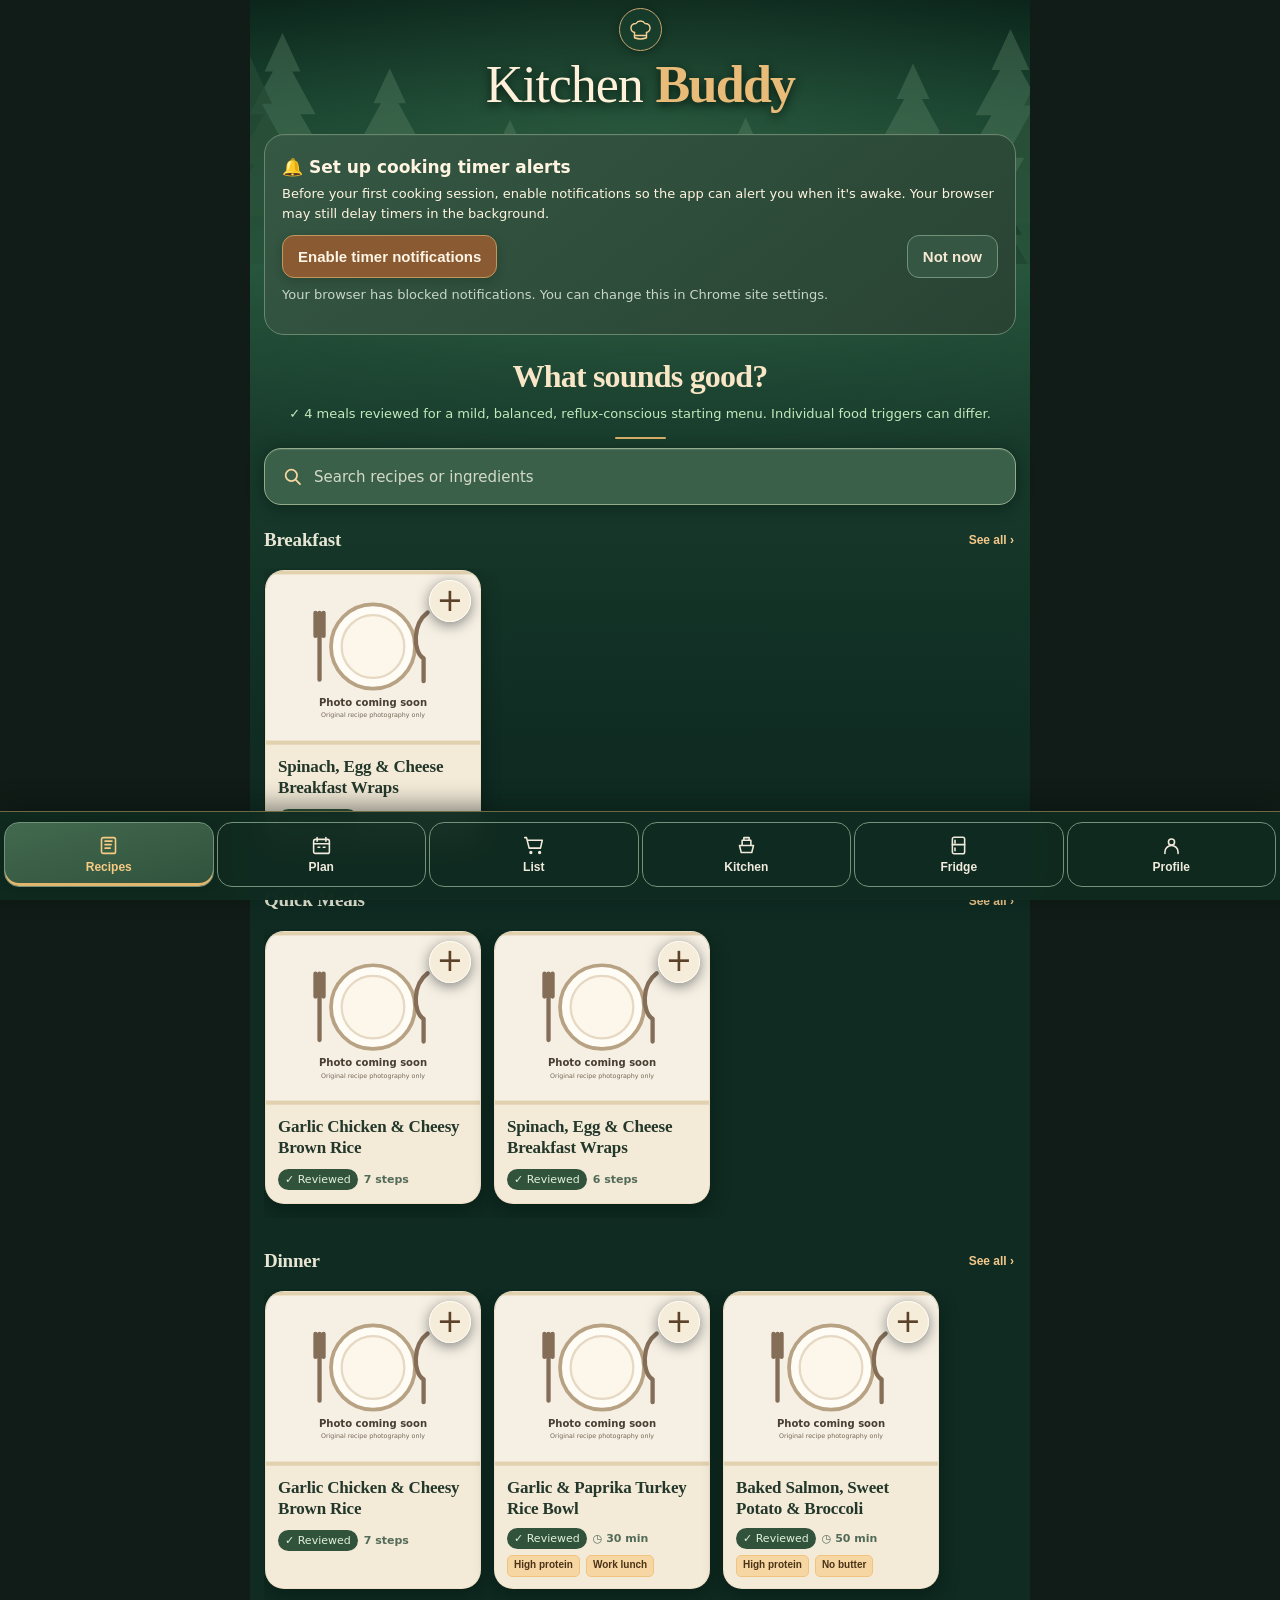
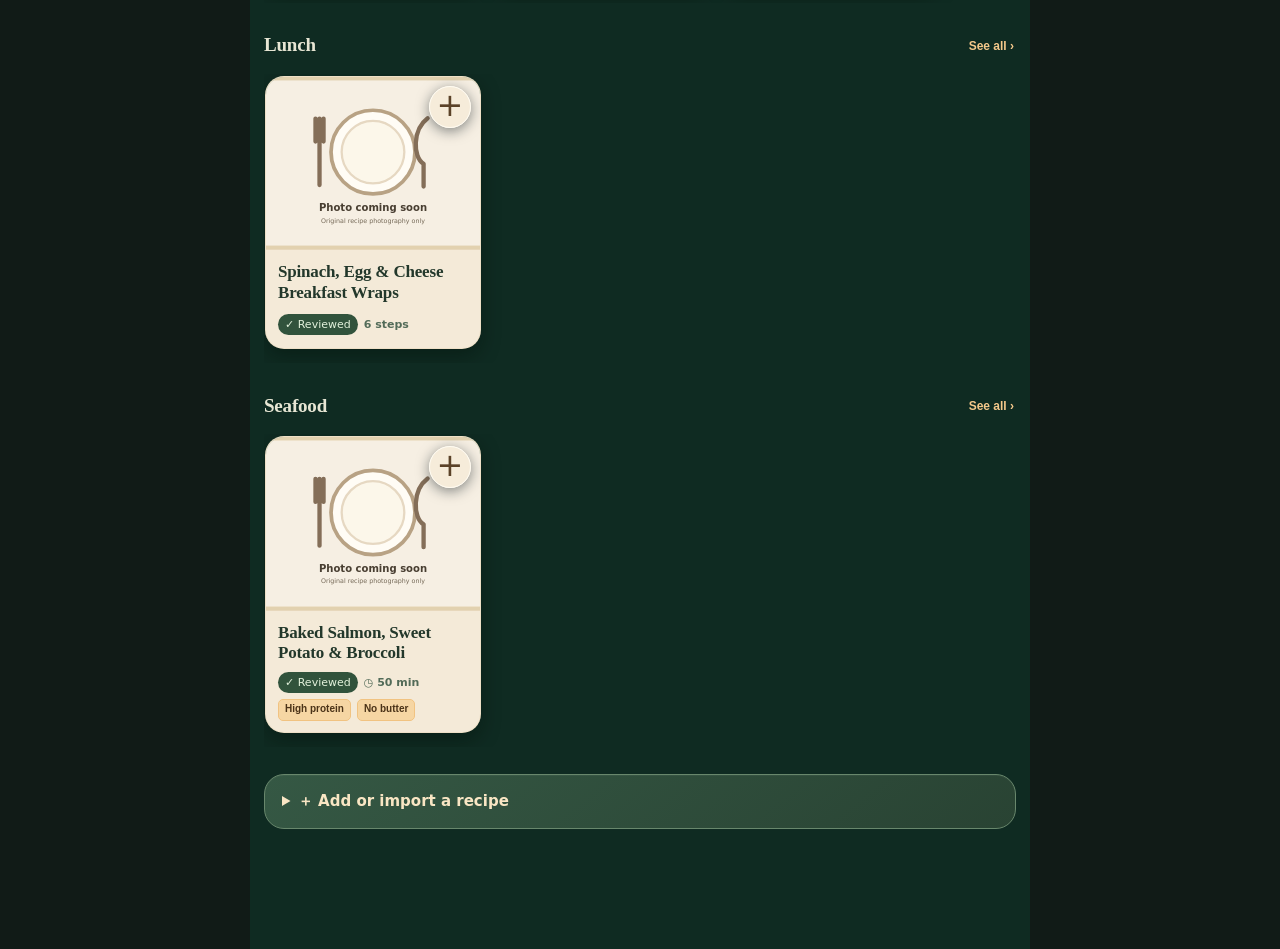
<file: index.html>
<!doctype html><html lang="en"><head><meta charset="utf-8"><meta name="viewport" content="width=device-width,initial-scale=1"><meta name="theme-color" content="#0f2b22"><title>Kitchen Buddy — Forest Cabin</title><link rel="manifest" href="./manifest.webmanifest"><link rel="icon" href="./icon.svg" type="image/svg+xml"><meta name="apple-mobile-web-app-capable" content="yes"><meta name="apple-mobile-web-app-status-bar-style" content="black-translucent"><style>
:root{font-family:system-ui,-apple-system,sans-serif;color:#f2f6f1;background:#111b17}*{box-sizing:border-box}body{margin:0;max-width:780px;margin-inline:auto;padding:14px 14px 95px}h1{font-size:25px;margin:6px 0}h2{font-size:21px}h3{font-size:17px;margin:5px 0}p{line-height:1.5}.muted{color:#b5c4b8}.small{font-size:13px}.panel{background:#1d2b24;border:1px solid #35473a;border-radius:17px;padding:17px;margin:12px 0}.row{display:flex;gap:10px;align-items:center;justify-content:space-between}.wrap{flex-wrap:wrap}.btn{border:0;border-radius:12px;background:#b5e5a7;color:#162418;padding:12px 15px;font-weight:750;font-size:15px;cursor:pointer}.btn.secondary{background:#34483a;color:#f1f5f0}.btn.danger{background:#663c3c;color:white}.btn:disabled{opacity:.4}input,textarea,select{background:#142019;border:1px solid #536558;border-radius:10px;padding:11px;color:white;font:inherit;max-width:100%;width:100%}textarea{min-height:130px}label{display:block;margin:12px 0 5px}.tabs{display:flex;gap:7px;position:fixed;bottom:0;left:0;right:0;justify-content:center;background:#111b17;padding:10px 8px 15px;border-top:1px solid #35473a;z-index:3}.tabs button{font-size:13px;flex:1;max-width:180px;padding:12px 5px}.active{outline:2px solid #c9f3bc}.hide{display:none}.timer{font-size:clamp(52px,16vw,92px);font-weight:800;text-align:center;font-variant-numeric:tabular-nums;margin:8px 0}.step{white-space:pre-wrap;font-size:19px;line-height:1.55}.pill{background:#33473b;border-radius:99px;padding:5px 9px;font-size:12px}.recipe{cursor:pointer}.recipe:hover{border-color:#b5e5a7}.progress{height:7px;background:#3b5141;border-radius:10px;overflow:hidden}.progress div{height:100%;background:#b5e5a7;transition:width .2s}ul{padding-left:22px}li{margin:7px 0}.toast{position:fixed;bottom:80px;left:10%;right:10%;background:#d8f5cf;color:#142019;padding:12px;border-radius:12px;text-align:center;z-index:9;display:none}.notice{border-left:3px solid #e6c583;padding-left:12px}.icon{font-size:28px}button{touch-action:manipulation}
.cards{display:grid;grid-template-columns:repeat(2,minmax(0,1fr));gap:10px}.mealcard{background:#1d2b24;border:1px solid #35473a;border-radius:15px;overflow:hidden}.mealcard img{width:100%;height:125px;object-fit:cover;background:#304c3b}.mealbody{padding:10px}.mealbody h3{font-size:15px;min-height:38px}.heart{font-size:25px;background:transparent;border:0;color:#ffa2a2}.mini{padding:8px;font-size:12px}.actions{display:flex;gap:5px;flex-wrap:wrap}.filters{display:flex;gap:5px;flex-wrap:wrap;margin:12px 0}.filters button{padding:9px;font-size:12px}.item{padding:12px 0;border-bottom:1px solid #35473a}.tag{font-size:12px;color:#b5c4b8}.alert-setup{border:1px solid #b5e5a7;background:#243729}.alert-setup p{margin:7px 0 12px}.alarm-settings{display:flex;gap:8px;align-items:end;flex-wrap:wrap}.alarm-settings label{flex:1;min-width:145px;margin:0}.alarm-settings select{margin-top:6px}.timer-tools-info{line-height:1.45}.alarmbanner{position:fixed;bottom:83px;left:max(9px,calc((100vw - 780px)/2));right:max(9px,calc((100vw - 780px)/2));background:#f3e3b6;color:#1e2b20;padding:13px;border:2px solid #ba8b31;border-radius:14px;z-index:8;box-shadow:0 5px 28px #0008;align-items:center;justify-content:space-between;gap:12px}.alarmbanner:not(.hide){display:flex}.alarmbanner p{margin:4px 0;font-size:13px}.alarmbanner strong{font-size:17px}.alarmstop{background:#20382b;color:#fff;min-width:130px;min-height:52px;font-size:17px}

/* v1.6 visual preview — styled without modifying saved data or timer code */
:root{--peach:#fbd9ac;--mint:#b5e5a7}
body{background:radial-gradient(ellipse at 30% -210px,#31573c 0,transparent 440px),#111b17;padding-bottom:calc(100px + env(safe-area-inset-bottom))}
header{margin-bottom:8px}header h1{letter-spacing:-.7px}header .pill{font-size:11px;max-width:155px;text-align:center}
.eyebrow{font-size:11px;letter-spacing:1.55px;font-weight:800;color:var(--peach)}
.library-intro{padding:10px 4px 2px}.library-intro h2{font-size:clamp(25px,6vw,32px);margin:7px 0;line-height:1.15;letter-spacing:-.6px}.library-intro p{margin:8px 0 14px}
.filters{gap:8px;overflow-x:auto;white-space:nowrap;flex-wrap:nowrap;scrollbar-width:none}.filters button{flex:none;border-radius:30px;min-height:42px;padding:9px 15px;border:1px solid #516957}
.cards{gap:12px}.mealcard{border-radius:18px;background:#22362a;box-shadow:0 5px 20px #0004}.mealcard img{height:160px}.mealbody{padding:12px}.mealbody h3{font-size:16px}.mealbody .actions{gap:7px}.mealbody .actions .btn{min-height:39px}
.import-panel{margin:20px 0;border-style:dashed}.import-panel summary{font-size:15px;cursor:pointer;font-weight:800}.import-inner{padding-top:9px}
.cook-heading{margin:10px 0 14px}.cook-heading h2{margin:5px 0;font-size:21px}.cook-heading .btn{font-size:13px;white-space:nowrap}
.step-panel{background:linear-gradient(145deg,#2b4536,#1b2c23 76%);border-color:#516b54;padding:19px;box-shadow:0 10px 24px #0003}.step-panel h3{font-size:clamp(22px,5.7vw,28px);line-height:1.25;margin:19px 0 10px;color:#fff3d8}.step{font-size:clamp(17px,4.5vw,19px);line-height:1.6}
#stepNumber{background:var(--mint);color:#203a28;font-weight:800;padding:7px 10px}.progress{height:6px;margin:14px 0;background:#435e49}.progress div{background:linear-gradient(90deg,#b5e5a7,#f8d8a7)}
.timer-face{background:#13251c;border:1px solid #3e5947;border-radius:17px;margin:16px 0 12px;padding:12px;text-align:center}.timer{margin:0;font-size:clamp(50px,13vw,76px);color:#ffe1b4;line-height:1.15}.timer-face p{margin:7px 0 1px}
.timer-actions{display:grid;grid-template-columns:1.4fr 1fr;gap:7px}.timer-actions .btn{min-height:46px;padding:8px 10px;font-size:13px}
.timer-settings{padding:0;margin:12px 0;overflow:hidden}.timer-settings summary{padding:16px;font-weight:750;cursor:pointer}.timer-settings summary::after{content:'⌄';float:right}.settings-inner{padding:0 16px 16px}
.cook-nav{position:sticky;bottom:calc(83px + env(safe-area-inset-bottom));z-index:2;padding:9px;border:1px solid #587259;background:#1a3328f0;backdrop-filter:blur(14px);border-radius:16px;margin:14px 0;box-shadow:0 6px 19px #0005}
.cook-nav .btn{flex:1;min-height:53px}.cook-nav #nextBtn{flex:1.6;font-size:15px}
.tabs{background:#14271eea;backdrop-filter:blur(14px);padding-bottom:calc(10px + env(safe-area-inset-bottom))}.tabs button{background:transparent!important;min-height:53px;border-radius:13px}.tabs button.active{outline:none;background:#3d5b42!important}
button:focus-visible,summary:focus-visible{outline:3px solid var(--peach);outline-offset:2px}
@media(min-width:600px){.cards{grid-template-columns:repeat(3,minmax(0,1fr))}}

#recipeSearch{height:50px;background:#213729;border:1px solid #4c6851;border-radius:15px;padding:13px 14px;margin:4px 0 13px}
.filters button.selected{background:#b5e5a7!important;color:#1a3121!important;border-color:#b5e5a7}
#recipeCount{font-weight:750;margin:0 4px 10px;font-size:12px}
.mealcard{display:flex;flex-direction:column;min-width:0;overflow:hidden}.photo-wrap{position:relative;aspect-ratio:4/3;background:#385440}.photo-open{border:0;display:block;padding:0;width:100%;height:100%;background:transparent;cursor:pointer}
.photo-open img{width:100%;height:100%;object-fit:cover;display:block}.photo-wrap .heart{position:absolute;right:8px;top:8px;border:1px solid #ffffff5c;width:39px;height:39px;border-radius:50%;background:#172d20c8;color:#fff;display:grid;place-items:center;cursor:pointer}
.photo-wrap .heart.saved{color:#ffaaaa}.meal-tag{position:absolute;bottom:8px;left:8px;background:#13271adf;color:#f0f6ed;padding:5px 7px;font-weight:850;font-size:10px;border-radius:7px}
.mealbody{display:flex;flex-direction:column;flex:1;gap:8px}.meal-title{border:0;background:transparent;color:#f3f8f1;text-align:left;padding:0;cursor:pointer}.meal-title h3{font-size:16px;line-height:1.25;min-height:38px;margin:0;display:-webkit-box;-webkit-box-orient:vertical;-webkit-line-clamp:2;overflow:hidden}
.meal-desc{font-size:12px;line-height:1.4;margin:0;max-height:34px;overflow:hidden;color:#b6c8b9}.meal-meta{margin-top:auto;color:#f7d8ae;font-size:11px;font-weight:650}
.meal-actions{display:grid;grid-template-columns:1fr 1fr;gap:7px}.meal-actions .btn{min-height:37px;padding:8px 6px;font-size:12px}.meal-actions .start-cooking{grid-column:1/-1;font-size:14px;min-height:44px}
.photo-choice{cursor:pointer;display:grid;place-items:center;font-size:12px;border:1px solid #506452;background:#2f493a;border-radius:10px;min-height:37px}.photo-choice input{display:none}
@media(max-width:350px){.mealbody{padding:9px}.meal-title h3{font-size:14px}}
</style><link rel="stylesheet" href="./buddy-v2.css?v=24"><link rel="stylesheet" href="./library-rows-v2.css?v=1"><link rel="stylesheet" href="./ui-polish.css?v=7"><link rel="stylesheet" href="./forest-cabin.css?v=7"></head><body><header class="row cb-app-brand" aria-label="Kitchen Buddy"><div class="kb-brand-emblem" aria-hidden="true"><svg viewBox="0 0 36 36" fill="none" stroke="currentColor" stroke-width="1.9" stroke-linejoin="round" stroke-linecap="round"><path d="M10 22c-7-2-6-12 2-12a7 7 0 0 1 12 0c8 0 9 10 2 12"/><path d="M10 22v7c5 2 11 2 16 0v-7"/><path d="M10 26h16"/></svg></div><h1><span class="kb-brand-kitchen">Kitchen</span><span class="kb-brand-buddy">Buddy</span></h1></header><main><section id="home"><div class="panel alert-setup" id="timerSetupPanel" style="display:none">
<h3>🔔 Set up cooking timer alerts</h3><p class="small">Before your first cooking session, enable notifications so the app can alert you when it's awake. Your browser may still delay timers in the background.</p>
<div class="row wrap"><button class="btn" onclick="enableTimerNotifications()">Enable timer notifications</button><button class="btn secondary" onclick="dismissTimerSetup()">Not now</button></div>
<p class="small muted" id="timerSetupStatus"></p>
</div><div class="kb-home-tools"><div class="library-intro"><h2>What sounds good?</h2></div></div><div id="kbSearchField" class="kb-search-field"><svg class="kb-search-leading" aria-hidden="true" viewBox="0 0 24 24" fill="none" stroke="currentColor" stroke-width="2" stroke-linecap="round"><circle cx="10.7" cy="10.7" r="6.5"/><path d="m15.5 15.5 5.1 5.1"/></svg><input id="recipeSearch" type="search" oninput="renderRecipes()" placeholder="Search recipes or ingredients" aria-label="Search recipes or ingredients"></div><div id="recipeCount" class="muted small" hidden aria-hidden="true"></div><div id="recipes" class="cards"></div><details class="panel import-panel"><summary>＋ Add or import a recipe</summary><div class="import-inner"><p class="small muted">Paste recipe JSON from ChatGPT. Imported recipes are saved on this device.</p><textarea id="importText" placeholder='Paste a Cooking Buddy recipe JSON here'></textarea><button class="btn" onclick="importRecipe()">Import recipe</button><p class="small muted">You can also export your whole collection as a backup.</p><button class="btn secondary" onclick="exportData()">Export backup</button> <button class="btn secondary" onclick="document.getElementById('backupFile').click()">Restore backup</button><input id="backupFile" type="file" accept="application/json" class="hide" onchange="restoreData(event)"></div></details></section>
<section id="cook" class="hide"><div class="row cook-heading"><div><span class="eyebrow">LET'S COOK</span><h2 id="recipeTitle">Recipe</h2></div><button class="btn secondary" onclick="showTab('home')">← Recipes</button></div><div class="panel step-panel"><div class="row"><span class="pill" id="stepNumber"></span><span class="muted small" id="stepTime"></span></div><h3 id="stepTitle"></h3><p class="step" id="stepBody"></p><div class="progress"><div id="progress"></div></div><div id="timedOnly"><div class="timer-face"><div class="timer" id="timer">00:00</div><p id="timerStatus" class="muted small">Tap Start when ready</p></div><div class="timer-actions"><button class="btn" id="startBtn" onclick="toggleTimer()">▶ Start</button><button class="btn secondary" onclick="openFloatingTimer()">▣ Float</button><button class="btn secondary" onclick="resetTimer()">↻ Reset</button><button class="btn secondary" onclick="skipTimer()">Skip</button></div></div></div><details class="panel timer-settings" id="timerTools"><summary>⚙️ Timer sounds & notifications</summary><div class="settings-inner">
<div class="alarm-settings"><label class="small">When timer finishes<select id="alarmSound" onchange="setTimerSound(this.value)">
<option value="chime">🎵 Repeating chime (recommended)</option><option value="bell">🔔 Noticeable bell</option><option value="cub">🐻 Silly bear growl (beta)</option><option value="silent">🔕 Silent / vibration</option>
</select></label><button class="btn secondary" onclick="previewTimerSound()">▶ Test sound</button></div>
<div class="row wrap" style="margin-top:12px"><button class="btn secondary" onclick="enableTimerNotifications()">🔔 Enable notifications</button></div>
<p class="small muted timer-tools-info" id="timerFeatureStatus">When the timer ends, the sound and vibration repeat until you tap Stop alarm (while this page can run). Pinch the floating window smaller on Samsung. Sound may interact with other audio apps.</p>
<p class="small notice">Phones can suspend web timers. Use your Clock app as backup for critical cooking times.</p></div></details><div class="row cook-nav"><button class="btn secondary" onclick="changeStep(-1)">← Back</button><button class="btn" onclick="changeStep(1)" id="nextBtn">Next step →</button></div><details class="panel"><summary>🥕 Ingredients and amounts</summary><ul id="ingredients"></ul></details><p class="small muted">Timers use the clock and catch up when you return to this tab. Keep the app open for the most reliable sound alerts; phone background restrictions can silence alerts.</p></section>
<section id="shopping" class="hide"><h2>🛒 Shopping & Kitchen</h2><div class="panel"><h3>📅 Planned meals</h3><p class="small muted">Select Plan meal on a recipe to combine ingredients and subtract kitchen inventory.</p><div id="plannedMeals"></div></div><div class="panel"><h3>Shopping list</h3><p class="small muted">Tap Bought to add groceries to kitchen inventory.</p><div id="shoppingItems"></div><label>New item<input id="shopName" placeholder="Brown rice"></label><label>Quantity<input id="shopQty" type="number" min="0.01" step="any" value="1"></label><label>Unit<input id="shopUnit" placeholder="cups dry"></label><button class="btn" onclick="addShopManual()">Add to list</button></div><div class="panel"><h3>📦 Kitchen inventory</h3><div id="inventoryItems"></div></div></section><section id="fridge" class="hide"><h2>🧊 My Fridge</h2><div class="panel"><h3>Add leftovers</h3><label>Food name<input id="foodName" placeholder="Cooked brown rice"></label><label>Date cooked / refrigerated<input id="foodDate" type="date"></label><label>Recommended use-within (days)<input id="foodDays" type="number" min="1" max="30" value="3"></label><label>Notes (optional)<input id="foodNotes" placeholder="About ½ cup"></label><button class="btn" onclick="addFood()">Save leftovers</button><p class="small muted notice">Dates are reminders, not guarantees of safety. Refrigerate promptly at 40°F / 4°C or below. Most cooked leftovers keep 3–4 days; use a shorter window when appropriate. Reheat rice thoroughly.</p></div><div id="foods"></div></section><section id="settings" class="hide"><h2>⚙️ About Cooking Buddy</h2><div class="panel"><p>Built for quick, detailed cooking instructions and a simple food inventory.</p><p>Everything is saved locally in this browser. Clearing browser storage may delete recipes and leftovers, so export backups regularly.</p><p>For new recipes, ask ChatGPT: <strong>“Make this into Cooking Buddy recipe JSON with ingredients and timed steps.”</strong> Then paste it into the import box.</p><p>Timer alerts require your phone to allow sound and may not fire while the browser is suspended. This app doesn't connect directly to your ChatGPT conversation.</p></div></section></main><nav class="tabs"><button class="btn secondary" data-tab="home" onclick="showTab('home')">📖 Recipes</button><button class="btn secondary" data-tab="cook" onclick="showTab('cook')">⏱️ Cook</button><button class="btn secondary" data-tab="shopping" onclick="showTab('shopping')">🛒 Shop</button><button class="btn secondary" data-tab="fridge" onclick="showTab('fridge')">🧊 Fridge</button><button class="btn secondary" data-tab="settings" onclick="showTab('settings')">⚙️ Info</button></nav><div class="alarmbanner hide" id="alarmBanner" role="alert" aria-live="assertive"><div><strong>⏰ Cooking timer is done!</strong><p id="alarmBannerMessage">Your timer finished. Check your food.</p></div><button class="btn alarmstop" id="alarmStopBtn" onclick="acknowledgeAlarm()">■ Stop alarm</button></div><div id="toast" class="toast" role="status"></div><script>
const starter={id:'garlic-chicken-rice',name:'Garlic Chicken & Cheesy Brown Rice',description:'Our first dinner ❤️ • precooked chicken • about 15 minutes',ingredients:['4–6 oz precooked grilled chicken strips','1–2 cups frozen broccoli','½–¾ cup cooked brown rice (microwave rice is fine)','2 tbsp shredded cheese','1 tsp unsalted butter','2 tbsp water','¼ tsp garlic powder','¼ tsp paprika','Pinch of black pepper'],steps:[{title:'Get everything ready',body:'Put the precooked chicken, frozen broccoli, rice, cheese, butter, seasonings, skillet, lid, and measuring spoons on the counter. Wash your hands. If using raw chicken instead, this recipe needs different cooking instructions.',seconds:0},{title:'Steam the broccoli',body:'Put 1–2 cups of frozen broccoli in the skillet. Add 2 tablespoons water. Cover with a lid and set the stove to medium heat. Steam for about 4–5 minutes until hot and fork-tender. Check and add a splash of water if the pan dries out.',seconds:300},{title:'Warm and season the chicken',body:'Remove the lid carefully (watch for steam). Add 4–6 oz precooked chicken strips, 1 teaspoon unsalted butter, ¼ teaspoon garlic powder, ¼ teaspoon paprika, and a pinch of black pepper. Stir over medium heat until the chicken is steaming hot throughout, about 2–3 minutes.',seconds:180},{title:'Prepare the brown rice',body:'Microwave the brown rice according to the package directions, including any venting instructions. Measure out ½–¾ cup cooked rice. Put unused cooked rice in the refrigerator promptly; ideally cool it quickly in a shallow container.',seconds:0},{title:'Mix the rice into the skillet',body:'Turn the heat to low. Add the hot cooked brown rice to the chicken and broccoli. Stir gently for about 1 minute so everything is evenly mixed and hot.',seconds:60},{title:'Melt the cheese',body:'Sprinkle 2 tablespoons shredded cheese over the skillet. Turn off the burner, cover the pan, and let the cheese melt for 30–60 seconds. Remove the lid and check the cheese.',seconds:60},{title:'Serve and store leftovers',body:'Serve your dinner and enjoy! Refrigerate leftovers promptly in shallow containers, preferably within 1 hour for rice. For refrigerated cooked leftovers, plan to eat within 3–4 days, or freeze. Add them in the My Fridge tab.',seconds:0}]};
const tilapiaRecipe={"id":"lemon-garlic-tilapia-broccoli-rice","name":"Lemon-Garlic Tilapia with Broccoli & Brown Rice","description":"Simple fish dinner 🐟 • 2 servings • about 25 min after thawing","ingredients":["2 plain tilapia fillets (about 12 oz total), thawed if frozen","2 cups frozen broccoli florets","1 cup cooked brown rice (microwave pouch is fine)","1 lemon (about 2 tbsp juice)","1 tbsp olive oil or other cooking oil","1 tsp unsalted butter (optional)","½ tsp garlic powder","¼ tsp paprika","⅛ tsp black pepper","Small pinch of salt (optional)","2 tbsp water for steaming the broccoli"],"items":[{"name":"plain tilapia fillets","qty":12,"unit":"oz"},{"name":"frozen broccoli","qty":2,"unit":"cup"},{"name":"cooked brown rice","qty":1,"unit":"cup"},{"name":"lemon","qty":1,"unit":"each"},{"name":"olive oil","qty":1,"unit":"tbsp"},{"name":"unsalted butter","qty":1,"unit":"tsp"},{"name":"garlic powder","qty":0.5,"unit":"tsp"},{"name":"paprika","qty":0.25,"unit":"tsp"},{"name":"black pepper","qty":0.125,"unit":"tsp"},{"name":"salt","qty":0.0625,"unit":"tsp"}],"steps":[{"title":"Thaw the tilapia safely","body":"If the fillets are frozen, thaw in the refrigerator according to package directions before cooking. For a faster option, follow the package's cold-water thawing instructions. If individually vacuum-sealed, follow the package instructions about opening or removing the packaging before thawing. Never leave fish out on the counter to thaw. Thawing time is not included in the 25-minute cooking estimate.","seconds":0},{"title":"Set out your ingredients","body":"Wash your hands. Put the thawed tilapia, broccoli, microwave brown rice, lemon, oil, seasonings, butter, a skillet with a lid, and a plate on the counter. Pat the fillets dry with a paper towel. Wash hands, utensils, and any surfaces that touch raw fish.","seconds":0},{"title":"Steam the broccoli","body":"Put 2 cups frozen broccoli and 2 tablespoons water in your skillet. Cover with a lid and cook on medium heat for about 4–5 minutes. Lift the lid away from your face to avoid steam. The broccoli should be hot and fork-tender. Transfer to a clean plate and cover loosely to keep warm; wipe the skillet if needed.","seconds":300},{"title":"Heat the brown rice","body":"Microwave the brown rice according to the package directions, including any venting instructions. Measure out 1 cup cooked rice for the meal. Keep it covered and warm. Refrigerate extra cooked rice promptly.","seconds":0},{"title":"Season the fish","body":"Sprinkle both sides of the thawed tilapia with ½ teaspoon garlic powder, ¼ teaspoon paprika, ⅛ teaspoon black pepper, and a little salt if you like. Squeeze half the lemon over the fillets; save the other half for finishing.","seconds":0},{"title":"Heat the skillet","body":"Set the empty skillet over medium heat. Add 1 tablespoon oil and let it warm for about 30 seconds. The oil should shimmer gently, not smoke. Lay the fish in the pan away from you to avoid splashing.","seconds":0},{"title":"Cook the first side","body":"Cook the tilapia over medium heat without moving it for about 3–4 minutes. Use a spatula to gently lift an edge; it should release without tearing when ready. Thicker pieces may need longer. This timer is only a guide.","seconds":240},{"title":"Flip and finish the fish","body":"Carefully flip each fillet once. Cook the other side for about 3–4 minutes. Check the thickest part with a food thermometer: fish must reach 145°F (63°C). If it is under 145°F, cook another 1–2 minutes and recheck. Fully cooked fish is opaque and separates easily with a fork; use the thermometer when possible.","seconds":240},{"title":"Finish with lemon and butter","body":"Move the cooked fish onto a clean plate (not the plate that held raw fish). Turn the heat to low or off. Add 1 teaspoon butter, if using, and squeeze in the remaining lemon juice. Stir in the warm skillet for about 30–60 seconds, then spoon over the fish.","seconds":60},{"title":"Plate dinner and store leftovers","body":"Put half the rice and broccoli on each plate. Add a tilapia fillet and a little lemon sauce. Enjoy! Refrigerate leftovers promptly in shallow containers, within 2 hours of cooking (within 1 hour if above 90°F outside). Eat refrigerated cooked fish within 3–4 days; keep cooked rice chilled promptly. Use My Fridge to track them.","seconds":0}],"recipeVersion":3};const timerTestRecipe={"id":"mochis-five-second-timer-test","name":"Mochi's 5-Second Kitchen Test 🐱","description":"🧪 Test only • 5 seconds • no ingredients, cooking, or shopping required","ingredients":["No groceries required! 🐾","This is a timer test—not a real cooking recipe."],"steps":[{"title":"🐻 Wake the tiny bear!","body":"Set your timer sound to Cute bear roar, then tap ▶ Start. Wait five seconds. Did you hear the roar? If you want, open the floating timer and switch to another app, then try again. Android may delay sounds and notifications in the background.","seconds":5},{"title":"Check the result","body":"Did you hear a cute roar, bell or chime? Did the notification appear? Did the floating countdown keep updating? Tell Babycakes what worked and what didn't! This recipe is just for testing, so there is nothing to cook.","seconds":0}]};const testKitchenRecipes=[{"id":"easy-honey-garlic-chicken-broccoli-rice","name":"Honey-Garlic Chicken & Broccoli Rice Bowls","description":"Easy skillet dinner 🍯 • 2 servings • about 25–30 min","servings":2,"category":"Dinner","ingredients":["12 oz boneless skinless chicken breast, cut into 1-inch pieces","2 cups frozen broccoli","1 cup cooked brown rice, such as microwave rice","1 tbsp soy sauce","1 tbsp honey","1 tsp rice vinegar","1 tbsp olive oil","½ tsp garlic powder","1 tbsp water"],"items":[{"name":"boneless skinless chicken breast","qty":12,"unit":"oz"},{"name":"frozen broccoli","qty":2,"unit":"cup"},{"name":"cooked brown rice","qty":1,"unit":"cup"},{"name":"soy sauce","qty":1,"unit":"tbsp"},{"name":"honey","qty":1,"unit":"tbsp"},{"name":"rice vinegar","qty":1,"unit":"tsp"},{"name":"olive oil","qty":1,"unit":"tbsp"},{"name":"garlic powder","qty":0.5,"unit":"tsp"}],"steps":[{"title":"Prepare your workspace","body":"Wash your hands. Get a cutting board, knife, skillet, spatula, small bowl and food thermometer ready. Keep raw chicken away from rice and vegetables. Cut the chicken into roughly 1-inch pieces, then wash hands and clean surfaces.","seconds":0},{"title":"Mix the sweet garlic sauce","body":"In a small bowl, stir together 1 tablespoon soy sauce, 1 tablespoon honey, 1 teaspoon rice vinegar, ½ teaspoon garlic powder and 1 tablespoon water. Set this beside the stove.","seconds":0},{"title":"Get broccoli steaming","body":"Put the frozen broccoli in a covered microwave-safe bowl with a splash of water; cook according to its package instructions until steaming hot and tender. Start the chicken while it cooks. Use a clean fork for the broccoli.","seconds":0},{"title":"Cook the chicken pieces","body":"Heat 1 tablespoon olive oil in a skillet over medium heat. Add chicken in one layer. Cook about 5–7 minutes, turning the pieces so all sides brown. Check the largest piece with a food thermometer: chicken must reach 165°F (74°C). Continue cooking and checking if needed.","seconds":420},{"title":"Coat in honey-garlic sauce","body":"Turn the heat down to medium-low. Pour the sauce over the cooked chicken. Stir for 1–2 minutes until glossy and heated through. Honey can burn quickly, so keep stirring and lower the heat if it sizzles too hard.","seconds":120},{"title":"Warm the rice","body":"Heat the precooked brown rice according to its package instructions. Measure 1 cup for the meal and keep it covered until serving. Refrigerate extra cooked rice promptly.","seconds":0},{"title":"Assemble two bowls","body":"Divide warm rice and broccoli between two bowls. Top with honey-garlic chicken and any sauce left in the skillet. Refrigerate leftovers promptly, within 2 hours.","seconds":0}],"recipeVersion":1},{"id":"easy-turkey-taco-rice-bowls","name":"Turkey Taco Rice Bowls","description":"Flavorful taco bowls 🌮 • 2 servings • about 25 min","servings":2,"category":"Dinner","ingredients":["12 oz raw ground turkey","1 bell pepper, diced","½ cup drained canned black beans","½ cup frozen corn","1 cup cooked brown rice","½ cup salsa","¼ cup shredded cheese","1 tbsp taco seasoning","1 tsp olive oil"],"items":[{"name":"ground turkey","qty":12,"unit":"oz"},{"name":"bell pepper","qty":1,"unit":"each"},{"name":"black beans","qty":0.5,"unit":"cup"},{"name":"frozen corn","qty":0.5,"unit":"cup"},{"name":"cooked brown rice","qty":1,"unit":"cup"},{"name":"salsa","qty":0.5,"unit":"cup"},{"name":"shredded cheese","qty":0.25,"unit":"cup"},{"name":"taco seasoning","qty":1,"unit":"tbsp"},{"name":"olive oil","qty":1,"unit":"tsp"}],"steps":[{"title":"Prepare bowls and toppings","body":"Get out a skillet, spatula, can opener, strainer, knife and two bowls. Dice the bell pepper, drain and rinse black beans, and measure the corn, salsa, rice and cheese.","seconds":0},{"title":"Heat your rice","body":"Warm the precooked brown rice following its package directions. Use 1 cup total for two bowls. Keep warm while you cook the turkey.","seconds":0},{"title":"Brown the ground turkey","body":"Warm 1 teaspoon olive oil in a skillet over medium heat. Add 12 oz ground turkey and the diced pepper. Break the turkey into small pieces and cook for roughly 7–9 minutes, stirring frequently. The turkey must reach 165°F (74°C) throughout.","seconds":540},{"title":"Add taco flavor","body":"Sprinkle 1 tablespoon taco seasoning over the fully cooked turkey. Add 2 tablespoons water and stir for 1–2 minutes, until the mixture smells fragrant and coats the meat.","seconds":120},{"title":"Warm the beans and corn","body":"Stir in ½ cup black beans and ½ cup frozen corn. Cook about 3–4 minutes until piping hot, stirring so nothing sticks.","seconds":240},{"title":"Build your taco bowls","body":"Divide rice and turkey mixture between two bowls. Spoon ¼ cup salsa over each serving, then divide the shredded cheese between them. Refrigerate leftovers promptly.","seconds":0}],"recipeVersion":1},{"id":"easy-sheet-pan-sausage-potatoes-peppers","name":"Sheet-Pan Sausage, Peppers & Potatoes","description":"Easy oven dinner 🍠 • 2 servings • about 40 min","servings":2,"category":"Dinner","ingredients":["12 oz fully cooked chicken sausage, sliced into rounds","12 oz baby potatoes, quartered","1 bell pepper, sliced","½ yellow onion, sliced","1 tbsp olive oil","1 tsp Italian seasoning","½ tsp garlic powder","Pinch of black pepper"],"items":[{"name":"fully cooked chicken sausage","qty":12,"unit":"oz"},{"name":"baby potatoes","qty":12,"unit":"oz"},{"name":"bell pepper","qty":1,"unit":"each"},{"name":"yellow onion","qty":0.5,"unit":"each"},{"name":"olive oil","qty":1,"unit":"tbsp"},{"name":"Italian seasoning","qty":1,"unit":"tsp"},{"name":"garlic powder","qty":0.5,"unit":"tsp"},{"name":"black pepper","qty":0.125,"unit":"tsp"}],"steps":[{"title":"Preheat the oven","body":"Set the oven to 425°F (218°C). Put a sturdy rimmed baking sheet, knife, cutting board, mixing bowl and spatula on the counter. This recipe uses fully cooked sausage; raw sausage has different safety and timing requirements.","seconds":0},{"title":"Cut the vegetables","body":"Wash the potatoes and pepper. Quarter the baby potatoes into similarly sized pieces, then slice one bell pepper and half a yellow onion. Keep pieces reasonably even so they roast together.","seconds":0},{"title":"Season the sheet pan","body":"Toss the potatoes, pepper and onion with 1 tablespoon olive oil, 1 teaspoon Italian seasoning, ½ teaspoon garlic powder and a pinch of pepper. Spread in one layer; avoid piling up the vegetables.","seconds":0},{"title":"Start roasting potatoes and vegetables","body":"Roast at 425°F for 15 minutes. You can prepare and slice the fully cooked sausage while the vegetables begin to soften.","seconds":900},{"title":"Add sausage and finish roasting","body":"Carefully pull out the baking sheet. Turn the vegetables, then scatter on 12 oz sliced fully cooked chicken sausage. Return to the oven for about 12–15 minutes. The potatoes should be fork-tender and browned, and the sausage heated through. Check the package for specific reheating directions.","seconds":900},{"title":"Serve and store","body":"Divide the sausage and vegetables between two plates. Use oven mitts when handling the sheet pan. Refrigerate leftovers promptly, within 2 hours.","seconds":0}],"recipeVersion":1},{"id":"easy-spinach-egg-cheese-wraps","name":"Spinach, Egg & Cheese Breakfast Wraps","description":"Quick breakfast or dinner 🥚 • 2 wraps • about 15 min","servings":2,"category":"Dinner","ingredients":["4 eggs","2 cups baby spinach","2 medium flour tortillas","¼ cup shredded cheese","1 tsp olive oil","Pinch of salt and black pepper"],"items":[{"name":"eggs","qty":4,"unit":"each"},{"name":"baby spinach","qty":2,"unit":"cup"},{"name":"flour tortillas","qty":2,"unit":"each"},{"name":"shredded cheese","qty":0.25,"unit":"cup"},{"name":"olive oil","qty":1,"unit":"tsp"},{"name":"salt","qty":0.125,"unit":"tsp"},{"name":"black pepper","qty":0.125,"unit":"tsp"}],"steps":[{"title":"Get out the equipment","body":"Set out a nonstick or well-seasoned skillet, spatula, mixing bowl, fork and two plates. Wash the spinach, or use spinach labeled prewashed.","seconds":0},{"title":"Beat four eggs","body":"Crack 4 eggs into a bowl and beat them thoroughly with a fork. Add a pinch of salt and black pepper. Wash your hands after handling raw eggs.","seconds":0},{"title":"Wilt the spinach","body":"Warm 1 teaspoon olive oil in the skillet over medium-low heat. Add 2 cups spinach and stir for about 1 minute, until mostly wilted.","seconds":60},{"title":"Gently scramble the eggs","body":"Pour eggs into the skillet over the spinach. Stir gently for approximately 3–5 minutes, until the eggs are fully set, with no runny liquid. Egg dishes should reach 160°F (71°C).","seconds":300},{"title":"Melt cheese and warm tortillas","body":"Turn off the stove. Stir ¼ cup shredded cheese into the hot eggs. Warm each tortilla according to the package instructions; do not put a dry tortilla too close to an open flame.","seconds":0},{"title":"Fill, fold and enjoy","body":"Divide the eggs and spinach between two tortillas. Fold in the sides, roll each wrap firmly and enjoy warm. Refrigerate leftovers promptly.","seconds":0}],"recipeVersion":1},{"id":"easy-tomato-spinach-chickpea-pasta","name":"Tomato, Spinach & Chickpea Pasta","description":"Comforting pantry dinner 🍝 • 2 servings • about 25 min","servings":2,"category":"Dinner","ingredients":["6 oz dry whole-wheat penne or similar pasta","1 can (15 oz) chickpeas, drained and rinsed","1 cup tomato pasta sauce","2 cups baby spinach","1 tbsp olive oil","2 tbsp grated Parmesan","½ tsp garlic powder"],"items":[{"name":"whole-wheat pasta","qty":6,"unit":"oz"},{"name":"chickpeas","qty":1,"unit":"can"},{"name":"tomato pasta sauce","qty":1,"unit":"cup"},{"name":"baby spinach","qty":2,"unit":"cup"},{"name":"olive oil","qty":1,"unit":"tbsp"},{"name":"grated Parmesan","qty":2,"unit":"tbsp"},{"name":"garlic powder","qty":0.5,"unit":"tsp"}],"steps":[{"title":"Bring pasta water to a boil","body":"Fill a medium or large saucepan with water and bring it to a rolling boil. Get a colander, can opener and skillet ready. Wash your hands before starting.","seconds":0},{"title":"Cook the pasta","body":"Add 6 oz dry whole-wheat pasta to the boiling water. Follow its package timing, usually about 8–12 minutes, stirring occasionally. Start with an 8-minute reminder and taste a piece before draining.","seconds":480},{"title":"Prepare chickpeas and spinach","body":"While pasta cooks, drain and rinse a can of chickpeas. Wash the spinach if it is not prewashed. Measure out 1 cup pasta sauce and ½ teaspoon garlic powder.","seconds":0},{"title":"Warm the chickpea tomato sauce","body":"Heat 1 tablespoon olive oil in a separate skillet over medium-low heat. Add the chickpeas, 1 cup tomato sauce and garlic powder. Stir and gently simmer for about 5 minutes. Do not let the sauce splatter.","seconds":300},{"title":"Wilt the spinach into the sauce","body":"Add 2 cups baby spinach to the skillet. Stir for 1–2 minutes until wilted and the sauce is heated through.","seconds":120},{"title":"Combine and serve","body":"Drain the pasta carefully, reserving a spoonful of cooking water if the sauce is thick. Toss pasta with chickpea sauce and divide between two bowls. Sprinkle with 1 tablespoon Parmesan per bowl. Refrigerate leftovers promptly.","seconds":0}],"recipeVersion":1},{"id":"easy-garlic-shrimp-green-bean-rice","name":"Garlic Shrimp, Green Beans & Brown Rice","description":"Quick seafood dinner 🍤 • 2 servings • about 20 min after thawing","servings":2,"category":"Dinner","ingredients":["12 oz raw peeled, deveined shrimp, thawed if frozen","2 cups frozen green beans","1 cup cooked brown rice","1 lemon","1 tbsp olive oil","½ tsp garlic powder","⅛ tsp black pepper"],"items":[{"name":"raw peeled shrimp","qty":12,"unit":"oz"},{"name":"frozen green beans","qty":2,"unit":"cup"},{"name":"cooked brown rice","qty":1,"unit":"cup"},{"name":"lemon","qty":1,"unit":"each"},{"name":"olive oil","qty":1,"unit":"tbsp"},{"name":"garlic powder","qty":0.5,"unit":"tsp"},{"name":"black pepper","qty":0.125,"unit":"tsp"}],"steps":[{"title":"Thaw shrimp safely if needed","body":"If frozen, thaw shrimp according to its package directions, preferably in the refrigerator. Follow any packaging rules for cold-water thawing. The 20-minute cooking estimate starts after thawing.","seconds":0},{"title":"Get ready","body":"Set out a skillet, lid, spatula, plate, microwave-safe bowl and food thermometer if available. Wash your hands. Pat the thawed shrimp dry with paper towels and wash hands and any surfaces that touched raw seafood.","seconds":0},{"title":"Steam green beans","body":"Cook 2 cups frozen green beans in a covered microwave-safe bowl with a splash of water following the package directions, until hot and tender. You can warm rice while the beans cook.","seconds":0},{"title":"Warm rice","body":"Heat 1 cup precooked brown rice according to package directions and keep it covered and warm.","seconds":0},{"title":"Season shrimp","body":"Toss the shrimp with ½ teaspoon garlic powder, ⅛ teaspoon pepper and a small squeeze of lemon. Reserve the rest of the lemon for finishing.","seconds":0},{"title":"Cook the shrimp","body":"Heat 1 tablespoon olive oil in a skillet over medium heat. Add shrimp in one layer and cook about 2–3 minutes per side, until firm and pearly or opaque throughout; they should not be translucent. Larger shrimp may need longer. Follow package directions if different.","seconds":180},{"title":"Finish and plate","body":"Turn off the heat and squeeze remaining lemon over the shrimp. Divide the green beans and rice between two plates and top with shrimp. Refrigerate leftovers promptly.","seconds":0}],"recipeVersion":1}];const KEY='cookingBuddy_v1';let state;try{state=JSON.parse(localStorage.getItem(KEY))}catch(e){}if(!state||!Array.isArray(state.recipes)||!Array.isArray(state.foods))state={recipes:[starter],foods:[]};if(!state.recipes.some(r=>r.id===starter.id))state.recipes.unshift(starter);if(!state.recipes.some(r=>r.id===tilapiaRecipe.id))state.recipes.push(tilapiaRecipe);if(!state.recipes.some(r=>r.id===timerTestRecipe.id))state.recipes.push(timerTestRecipe);
for(const r of testKitchenRecipes){if(!state.recipes.some(saved=>saved.id===r.id))state.recipes.push(r)}
const savedTilapia=state.recipes.find(r=>r.id===tilapiaRecipe.id);if(savedTilapia&&(Number(savedTilapia.recipeVersion)||0)<3){for(const key of ['ingredients','items','steps','description','recipeVersion'])savedTilapia[key]=tilapiaRecipe[key]}state.shopping=Array.isArray(state.shopping)?state.shopping:[];state.inventory=Array.isArray(state.inventory)?state.inventory:[];state.planned=Array.isArray(state.planned)?state.planned:[];state.shopping=state.shopping.filter(x=>!(['garlic powder','paprika','black pepper'].includes(String(x.name).trim().toLowerCase())&&!x.seasoning&&x.unit!=='jar'&&x.manual!==true));const originalStarter=state.recipes.find(r=>r.id===starter.id);if(originalStarter&&!Array.isArray(originalStarter.items))originalStarter.items=[{name:"precooked grilled chicken",qty:5,unit:"oz"},{name:"frozen broccoli",qty:1.5,unit:"cup"},{name:"cooked brown rice",qty:0.625,unit:"cup"},{name:"shredded cheese",qty:2,unit:"tbsp"},{name:"unsalted butter",qty:1,unit:"tsp"},{name:"garlic powder",qty:0.25,unit:"tsp"},{name:"paprika",qty:0.25,unit:"tsp"},{name:"black pepper",qty:0.0625,unit:"tsp"}];function save(){localStorage.setItem(KEY,JSON.stringify(state))}save();let active=0,step=0,remaining=0,deadline=null,running=false,interval=null;const $=id=>document.getElementById(id);function toast(msg){$('toast').textContent=msg;$('toast').style.display='block';setTimeout(()=>$('toast').style.display='none',3000)}function showTab(tab){for(const id of ['home','cook','shopping','fridge','settings'])$(id).classList.toggle('hide',id!==tab);document.querySelectorAll('[data-tab]').forEach(b=>b.classList.toggle('active',b.dataset.tab===tab));if(tab==='home'){renderRecipes();renderTimerSetup()}if(tab==='fridge')renderFoods();if(tab==='shopping'){renderShopping();renderInventory();renderPlanned()}if(tab==='cook')renderStep()}function renderRecipes(){$('recipes').innerHTML='';state.recipes.forEach((r,i)=>{const d=document.createElement('div');d.className='panel recipe';d.innerHTML=`<div class="row"><div><h3></h3><p class="muted small"></p></div><span class="icon">🍲</span></div>`;d.querySelector('h3').textContent=r.name;d.querySelector('p').textContent=r.description||`${r.steps.length} steps`;d.onclick=()=>{active=i;step=0;loadStep();showTab('cook')};$('recipes').append(d)})}function recipe(){return state.recipes[active]||state.recipes[0]}function loadStep(){acknowledgeAlarm();running=false;deadline=null;lateTimerNotice=false;alarmAcknowledged=false;remaining=recipe().steps[step].seconds;renderStep()}function renderStep(){const r=recipe(),s=r.steps[step];$('recipeTitle').textContent=r.name;$('stepNumber').textContent=`Step ${step+1} of ${r.steps.length}`;$('stepTitle').textContent=s.title;$('stepBody').textContent=s.body;$('stepTime').textContent=s.seconds?`Suggested timer: ${Math.ceil(s.seconds/60)} min`:'';$('timedOnly').classList.toggle('hide',!s.seconds);$('timerTools').classList.toggle('hide',!s.seconds);$('alarmSound').value=getTimerSound();$('progress').style.width=`${((step+1)/r.steps.length)*100}%`;$('ingredients').innerHTML='';r.ingredients.forEach(v=>{const li=document.createElement('li');li.textContent=v;$('ingredients').append(li)});$('startBtn').disabled=!s.seconds||alarmActive;$('startBtn').textContent=alarmActive?'⏰ Ringing':running?'⏸ Pause':'▶ Start';$('nextBtn').textContent=step===r.steps.length-1?'Finish ✓':'Next step →';drawTimer()}function drawTimer(){const n=Math.max(0,remaining);$('timer').textContent=`${String(Math.floor(n/60)).padStart(2,'0')}:${String(n%60).padStart(2,'0')}`;$('timerStatus').textContent=alarmActive?(lateTimerNotice?'⏰ Overdue — check food and stop alarm':'⏰ Timer finished! Stop alarm to silence'):running?'Counting down…':alarmAcknowledged?'Alarm dismissed':recipe().steps[step].seconds?'Ready when you are':'Follow this step, then tap Next'}function tick(){if(!running)return;const lateBy=Date.now()-deadline;remaining=Math.max(0,Math.ceil((deadline-Date.now())/1000));if(remaining===0){running=false;deadline=null;lateTimerNotice=lateBy>5000;startRepeatingAlarm(lateBy);toast(lateTimerNotice?'⏰ Timer overdue — check your food!':'⏰ Timer finished — stop the alarm!');notifyTimerFinished();}renderStep()}function toggleTimer(){if(!recipe().steps[step].seconds)return;if(running){remaining=Math.max(0,Math.ceil((deadline-Date.now())/1000));running=false;deadline=null}else{lateTimerNotice=false;alarmAcknowledged=false;unlockAlarmAudio();askTimerPermissionOnFirstStart();if(remaining===0)remaining=recipe().steps[step].seconds;deadline=Date.now()+remaining*1000;running=true}renderStep()}function resetTimer(){loadStep()}function skipTimer(){acknowledgeAlarm();running=false;deadline=null;remaining=0;renderStep()}function changeStep(n){if(step+n>=recipe().steps.length){running=false;finishCooking();return}step=Math.max(0,step+n);loadStep()}
/* Cooking Buddy 1.4: permissions require a user gesture, never silently request on page load. */
let lateTimerNotice=false;
let alarmActive=false,alarmAcknowledged=false,alarmLoop=null;
let alarmSoundNodes=[];
function trackAlarmNode(node){
 alarmSoundNodes.push(node);
 node.addEventListener('ended',()=>{
  const index=alarmSoundNodes.indexOf(node);
  if(index>=0)alarmSoundNodes.splice(index,1);
 },{once:true});
}
function silenceCurrentAlarmAudio(){
 for(const node of alarmSoundNodes){try{node.stop(0)}catch(e){}}
 alarmSoundNodes=[];
}
const ALARM_REPEAT_MS=4600;
function renderAlarmBanner(){
 const banner=$('alarmBanner');if(!banner)return;
 banner.classList.toggle('hide',!alarmActive);
 if(alarmActive){$('alarmBannerMessage').textContent=lateTimerNotice?'This timer ended while the browser was inactive. Check food immediately.':'Check your food, then tap Stop alarm to silence it.'}
}
function pulseCookingAlarm(){
 if(!alarmActive)return;
 playAlarm();
 try{if(navigator.vibrate)navigator.vibrate([650,200,650,200,650])}catch(e){}
}
function startRepeatingAlarm(lateBy){
 if(alarmActive)return;
 alarmActive=true;alarmAcknowledged=false;lateTimerNotice=lateBy>5000;
 renderAlarmBanner();
 pulseCookingAlarm();
 if(alarmLoop!==null)clearInterval(alarmLoop);
 alarmLoop=setInterval(()=>{if(alarmActive)pulseCookingAlarm()},ALARM_REPEAT_MS);
}
function acknowledgeAlarm(){
 const wasActive=alarmActive;
 alarmActive=false;
 if(alarmLoop!==null){clearInterval(alarmLoop);alarmLoop=null}
 silenceCurrentAlarmAudio();
 try{if(navigator.vibrate)navigator.vibrate(0)}catch(e){}
 if(wasActive)alarmAcknowledged=true;
 renderAlarmBanner();
 if(wasActive&&$('timerStatus'))drawTimer();
}
const SOUND_KEY='cookingBuddyTimerSound';
function getTimerSound(){const s=localStorage.getItem(SOUND_KEY);return ['cub','bell','chime','silent'].includes(s)?s:'chime'}
function setTimerSound(s){if(!['cub','bell','chime','silent'].includes(s))return;localStorage.setItem(SOUND_KEY,s);$('alarmSound').value=s;previewTimerSound()}
function dismissTimerSetup(){localStorage.setItem('cookingBuddyTimerIntroDismissed','1');renderTimerSetup()}
function renderTimerSetup(){
 const panel=$('timerSetupPanel');
 if(!panel)return;
 const authorized=('Notification' in window)&&Notification.permission==='granted';
 const denied=('Notification' in window)&&Notification.permission==='denied';
 const dismissed=localStorage.getItem('cookingBuddyTimerIntroDismissed')==='1';
 panel.style.display=authorized||dismissed?'none':'block';
 $('timerSetupStatus').textContent=denied?'Your browser has blocked notifications. You can change this in Chrome site settings.':'You only need to allow this once, and you can turn it off in browser settings.';
}
function askTimerPermissionOnFirstStart(){
 if(!('Notification' in window)||Notification.permission!=='default')return;
 if(localStorage.getItem('cookingBuddyTimerIntroDismissed')==='1'||localStorage.getItem('cookingBuddyTimerPrompted')==='1')return;
 localStorage.setItem('cookingBuddyTimerPrompted','1');
 enableTimerNotifications();
}
async function enableTimerNotifications(){
 const status=$('timerFeatureStatus');
 if(!('Notification' in window)||!('serviceWorker' in navigator)){
  if(status)status.textContent='This browser does not support web timer notifications.';return;
 }
 try{
  // Request permission directly in the button/Start event handler.
  const result=Notification.permission==='granted'?'granted':await Notification.requestPermission();
  if(result!=='granted'){
   if(status)status.textContent='Notifications are not enabled. Check Chrome site settings if you previously blocked them.';
   renderTimerSetup();return;
  }
  const reg=await navigator.serviceWorker.register('./sw.js');
  await navigator.serviceWorker.ready;
  localStorage.setItem('cookingBuddyTimerAlerts','1');
  localStorage.setItem('cookingBuddyTimerIntroDismissed','1');
  if(status)status.textContent='✓ Notifications enabled. App must remain awake for on-time reminders. Pinch PiP smaller if needed.';
  renderTimerSetup();
  await reg.showNotification('🍳 Cooking Buddy alerts are on',{
   body:'Test alert sent. Background restrictions can still delay timer-completion alerts.',
   tag:'cooking-buddy-alert-test',icon:'./icon.svg',silent:getTimerSound()==='silent'
  });
 }catch(err){
  if(status)status.textContent='Could not enable notifications: '+String(err.message||err);
 }
}
async function notifyTimerFinished(){
 if(localStorage.getItem('cookingBuddyTimerAlerts')!=='1'||!('Notification' in window)||Notification.permission!=='granted')return;
 try{
  const reg=await navigator.serviceWorker.getRegistration('./');
  if(reg&&reg.active)await reg.showNotification('⏰ Cooking Buddy timer finished!',{
   body:recipe().name+' — '+recipe().steps[step].title,tag:'cooking-buddy-timer-finished',
   icon:'./icon.svg',silent:getTimerSound()==='silent'
  });
 }catch(err){console.warn('Timer notification could not be shown',err)}
}
/* Audio choices. Generated sound works offline; it is not a real bear recording. */
let alarmAudioCtx=null;
function unlockAlarmAudio(){
 if(getTimerSound()==='silent')return;
 try{
  const Ctx=window.AudioContext||window.webkitAudioContext;
  if(!Ctx)return;
  if(!alarmAudioCtx||alarmAudioCtx.state==='closed')alarmAudioCtx=new Ctx();
  if(alarmAudioCtx.state==='suspended')alarmAudioCtx.resume().catch(()=>{});
 }catch(e){console.warn('Audio unavailable',e)}
}
function previewTimerSound(){unlockAlarmAudio();playAlarm()}
function playAlarm(){
 const choice=getTimerSound();
 if(choice==='silent')return;
 try{
  const Ctx=window.AudioContext||window.webkitAudioContext;
  if(!Ctx)return;
  if(!alarmAudioCtx||alarmAudioCtx.state==='closed')alarmAudioCtx=new Ctx();
  if(alarmAudioCtx.state==='suspended')alarmAudioCtx.resume().catch(()=>{});
  const ctx=alarmAudioCtx,start=ctx.currentTime+0.04;
  const tone=(freq,at,duration,volume,wave='sine')=>{
   const oscillator=ctx.createOscillator(),envelope=ctx.createGain();
   oscillator.type=wave;oscillator.frequency.setValueAtTime(freq,at);
   envelope.gain.setValueAtTime(0.0001,at);
   envelope.gain.exponentialRampToValueAtTime(volume,at+0.03);
   envelope.gain.exponentialRampToValueAtTime(0.0001,at+duration);
   oscillator.connect(envelope);envelope.connect(ctx.destination);
   oscillator.start(at);oscillator.stop(at+duration+0.02);trackAlarmNode(oscillator);
  };
  if(choice==='chime'){
   for(let r=0;r<2;r++)for(let i=0;i<3;i++)tone([659,880,1047][i],start+r*1.12+i*0.3,0.43,0.14);
  }else if(choice==='bell'){
   for(let r=0;r<3;r++){const at=start+r*0.82;tone(950,at,0.42,0.2);tone(1260,at+0.04,0.36,0.085)}
  }else{
   // Three bouncy cartoon cub growls: pitch swoops + a softly filtered noisy "rrrawr".
   const buffer=ctx.createBuffer(1,Math.floor(ctx.sampleRate*0.7),ctx.sampleRate);
   const samples=buffer.getChannelData(0);
   for(let i=0;i<samples.length;i++)samples[i]=Math.random()*2-1;
   for(let n=0;n<3;n++){
    const at=start+n*0.91,dur=0.73;
    const os=ctx.createOscillator(),filter=ctx.createBiquadFilter(),gain=ctx.createGain();
    os.type='sawtooth';os.frequency.setValueAtTime(230,at);
    os.frequency.exponentialRampToValueAtTime(125,at+0.37);
    os.frequency.exponentialRampToValueAtTime(185,at+dur);
    filter.type='lowpass';filter.frequency.value=620;
    gain.gain.setValueAtTime(.0001,at);
    gain.gain.exponentialRampToValueAtTime(.145,at+.12);
    gain.gain.exponentialRampToValueAtTime(.0001,at+dur);
    os.connect(filter);filter.connect(gain);gain.connect(ctx.destination);
    os.start(at);os.stop(at+dur);trackAlarmNode(os);
    const noise=ctx.createBufferSource(),nf=ctx.createBiquadFilter(),ng=ctx.createGain();
    noise.buffer=buffer;nf.type='bandpass';nf.frequency.value=390;nf.Q.value=.75;
    ng.gain.setValueAtTime(.0001,at);
    ng.gain.exponentialRampToValueAtTime(.065,at+.1);
    ng.gain.exponentialRampToValueAtTime(.0001,at+dur);
    noise.connect(nf);nf.connect(ng);ng.connect(ctx.destination);
    noise.start(at);noise.stop(at+dur);trackAlarmNode(noise);
   }
  }
 }catch(e){console.warn('Unable to play alarm',e)}
}
let pipCanvas=null,pipVideo=null,pipDrawInterval=null;
function drawFloatingTimer(){
 if(!pipCanvas)return;
 const c=pipCanvas.getContext('2d'),w=pipCanvas.width,h=pipCanvas.height;
 c.fillStyle='#17251f';c.fillRect(0,0,w,h);
 c.fillStyle='#b5e5a7';c.font='bold 28px system-ui';c.textAlign='center';
 c.fillText('🍳 Cooking Buddy',w/2,42);
 const title=recipe().steps[step].title;
 c.fillStyle='#e9f4ea';c.font='23px system-ui';
 c.fillText(title.length>32?title.slice(0,29)+'…':title,w/2,87);
 const secs=Math.max(0, running&&deadline?Math.ceil((deadline-Date.now())/1000):remaining);
 c.fillStyle='#ffffff';c.font='bold 86px system-ui';
 c.fillText(String(Math.floor(secs/60)).padStart(2,'0')+':'+String(secs%60).padStart(2,'0'),w/2,195);
 c.fillStyle='#b5c4b8';c.font='20px system-ui';
 c.fillText(secs===0?'Time is up!':running?'Counting down…':'Paused / ready',w/2,235);
}
async function openFloatingTimer(){
 const status=$('timerFeatureStatus');
 if(!recipe().steps[step].seconds){toast('Open a timed step first');return}
 if(!document.pictureInPictureEnabled||!('captureStream' in HTMLCanvasElement.prototype)||
    !('requestPictureInPicture' in HTMLVideoElement.prototype)){
  status.textContent='Floating countdown is unavailable in this browser. Samsung split-screen is the fallback.';return;
 }
 try{
  if(!pipCanvas){
   pipCanvas=document.createElement('canvas');
   pipCanvas.width=480;pipCanvas.height=270;
   pipVideo=document.createElement('video');
   pipVideo.muted=true;pipVideo.autoplay=true;pipVideo.playsInline=true;
   pipVideo.style.cssText='position:fixed;left:0;bottom:0;width:2px;height:2px;opacity:0;pointer-events:none';
   document.body.append(pipVideo);
   pipVideo.addEventListener('leavepictureinpicture',()=>{
    if(pipDrawInterval){clearInterval(pipDrawInterval);pipDrawInterval=null}
   });
   pipVideo.srcObject=pipCanvas.captureStream(2);
  }
  drawFloatingTimer();
  await pipVideo.play();
  if(!document.pictureInPictureElement)await pipVideo.requestPictureInPicture();
  if(!pipDrawInterval)pipDrawInterval=setInterval(drawFloatingTimer,350);
  status.textContent='Floating timer opened. On Samsung, pinch it smaller or drag it aside. Some apps cannot share PiP. Keep Cooking Buddy active for dependable countdowns.';
 }catch(err){
  status.textContent='Floating timer was blocked by this browser: '+String(err.message||err)+'. Try Samsung split-screen instead.';
 }
}
setInterval(tick,250);document.addEventListener('visibilitychange',()=>{if(!document.hidden)tick()});
function validateRecipe(r){return r&&typeof r.name==='string'&&r.name.trim()&&Array.isArray(r.ingredients)&&r.ingredients.length&&r.ingredients.every(x=>typeof x==='string')&&Array.isArray(r.steps)&&r.steps.length&&r.steps.every(s=>s&&typeof s.title==='string'&&typeof s.body==='string'&&Number.isInteger(s.seconds)&&s.seconds>=0&&s.seconds<=7200)}function importRecipe(){try{
 let r=JSON.parse($('importText').value);
 if(!validateRecipe(r))throw Error('Expected name, ingredients (text list), steps (title, body, seconds 0–7200).');
 // A recipe's source is not the same thing as permission to reuse its photographs.
 const source=typeof r.recipeSourceUrl==='string'&&/^https:\/\//i.test(r.recipeSourceUrl)?r.recipeSourceUrl:null;
 const name=typeof r.recipeSourceName==='string'?r.recipeSourceName.slice(0,150):'';
 r={id:'import-'+Date.now(),name:r.name,description:String(r.description||''),ingredients:r.ingredients,
    items:Array.isArray(r.items)?r.items:null,
    steps:r.steps.map(s=>({title:s.title,body:s.body,seconds:s.seconds})),
    recipeSourceUrl:source,recipeSourceName:name,recipeOrigin:source?'external-recipe':'no_external_source_recorded'};
 state.recipes.push(r);if(window.kbApplyHealthReview){if(!window.kbApplyHealthReview()){state.recipes=state.recipes.filter(x=>x!==r);throw Error('Not enough storage to archive the recipe safely.')}}else save();$('importText').value='';renderRecipes();toast(window.kbApplyHealthReview?'Recipe backed up and held for health review.':'Recipe saved! ❤️')
}catch(e){alert('Could not import recipe: '+e.message)}}function exportData(){const b=new Blob([JSON.stringify(state,null,2)],{type:'application/json'});const u=URL.createObjectURL(b),a=document.createElement('a');a.href=u;a.download='cooking-buddy-backup.json';a.click();setTimeout(()=>URL.revokeObjectURL(u),1000)}function restoreData(ev){const f=ev.target.files[0];if(!f)return;f.text().then(t=>{try{const s=JSON.parse(t);if(!Array.isArray(s.recipes)||!Array.isArray(s.foods)||!s.recipes.every(validateRecipe))throw Error('Invalid backup');if(!confirm('Replace your current recipes and leftovers with this backup?'))return;const previous=state;state=s;state.shopping=Array.isArray(state.shopping)?state.shopping:[];state.inventory=Array.isArray(state.inventory)?state.inventory:[];state.planned=Array.isArray(state.planned)?state.planned:[];active=0;step=0;if(window.kbApplyHealthReview){if(!window.kbApplyHealthReview()){state=previous;throw Error('Could not safely archive recipes from this backup.')}}else save();window.kbApplyRecipePhotoPolicy?.();renderRecipes();renderFoods();toast('Backup restored; unreviewed recipes held for review.')}catch(e){alert('Invalid backup file')}});ev.target.value=''}function today(){const d=new Date();return [d.getFullYear(),String(d.getMonth()+1).padStart(2,'0'),String(d.getDate()).padStart(2,'0')].join('-')}function parseDay(v){return new Date(v+'T12:00:00')}function addFood(){const name=$('foodName').value.trim(),date=$('foodDate').value,days=Number($('foodDays').value);if(!name||!date||!Number.isInteger(days)||days<1||days>30){alert('Enter food, date, and a valid number of days.');return}if(parseDay(date)>parseDay(today())){alert('Date cannot be in the future');return}state.foods.push({id:Date.now(),name,date,days,notes:$('foodNotes').value.trim()});save();$('foodName').value='';$('foodNotes').value='';renderFoods();toast('Leftovers saved')}function renderFoods(){$('foods').innerHTML='';if(!state.foods.length){$('foods').innerHTML='<p class="muted">Your fridge is empty. Save leftovers after cooking, or tap Add item above.</p>';return}state.foods.forEach(f=>{const expires=parseDay(f.date);expires.setDate(expires.getDate()+f.days);const diff=Math.round((expires-parseDay(today()))/86400000);const d=document.createElement('div');d.className='panel';const h=document.createElement('h3');h.textContent=f.name;const p=document.createElement('p');p.className='small muted';p.textContent=`Stored ${f.date} • ${diff<0?'Past reminder date':diff===0?'Use-by reminder today':`${diff} day(s) until reminder`} • ${f.notes||'No notes'}`;const b=document.createElement('button');b.className='btn secondary';b.textContent='Used / discard';b.onclick=()=>{state.foods=state.foods.filter(x=>x.id!==f.id);save();renderFoods()};d.append(h,p,b);$('foods').append(d)})}$('foodDate').value=today();renderRecipes();showTab('home');
/* The live app retains its original browser storage key and timer service-worker scope. */
</script><script>
let filter='all';const uid=()=>Date.now().toString(36)+Math.random().toString(36).slice(2,7);
const hasItems=r=>Array.isArray(r.items)&&r.items.length&&r.items.every(x=>typeof x.name==='string'&&Number(x.qty)>0&&typeof x.unit==='string');
function stock(name,unit){return state.inventory.filter(x=>x.name.toLowerCase()===name.toLowerCase()&&x.unit===unit).reduce((v,x)=>v+Number(x.qty),0)}
function missing(r){return r.items.filter(x=>stock(x.name,x.unit)<Number(x.qty)).length}
function setFilter(f){filter=f;renderRecipes()}
function openCookingRecipe(i){active=i;step=0;loadStep();showTab('cook');if($('cook').scrollIntoView)$('cook').scrollIntoView({block:'start',behavior:'auto'})}
function renderRecipes(){
 const root=$('recipes');root.innerHTML='';
 const q=($('recipeSearch')?.value||'').toLowerCase().trim();
 const rows=state.recipes.map((r,i)=>({r,i})).filter(({r})=>{
  const shown=filter==='all'||filter==='favorites'&&r.favorite||filter==='tonight'&&hasItems(r);
  return shown&&(!q||(r.name+' '+(r.description||'')+' '+r.ingredients.join(' ')).toLowerCase().includes(q));
 });
 rows.sort((a,b)=>filter==='tonight'?missing(a.r)-missing(b.r):Number(!!b.r.favorite)-Number(!!a.r.favorite));
 $('recipeCount').textContent=rows.length+' '+(rows.length===1?'recipe':'recipes')+' available';
 document.querySelectorAll('[data-filter]').forEach(b=>b.classList.toggle('selected',b.dataset.filter===filter));
 if(!rows.length){root.innerHTML='<p class="muted" style="grid-column:1/-1">No matching recipes yet. Try a different search or filter.</p>';return}
 for(const {r,i} of rows){
  const card=document.createElement('article');card.className='mealcard';
  const wrap=document.createElement('div');wrap.className='photo-wrap';
  const open=document.createElement('button');open.type='button';open.className='photo-open';open.setAttribute('aria-label','Open '+r.name);
  const pic=document.createElement('img');pic.src=r.photo||'./meal-placeholder.svg';pic.alt=r.name;pic.loading='lazy';pic.onerror=()=>{pic.onerror=null;pic.src='./meal-placeholder.svg'};open.append(pic);open.onclick=()=>openCookingRecipe(i);
  const heart=document.createElement('button');heart.type='button';heart.className='heart'+(r.favorite?' saved':'');heart.textContent=r.favorite?'♥':'♡';heart.setAttribute('aria-label',r.favorite?'Remove favorite':'Add favorite');heart.onclick=()=>{r.favorite=!r.favorite;save();renderRecipes()};
  const tag=document.createElement('span');tag.className='meal-tag';tag.textContent=r.id==='mochis-five-second-timer-test'?'🧪 TIMER TEST':'🍽️ GUIDED RECIPE';wrap.append(open,heart,tag);
  const body=document.createElement('div');body.className='mealbody';
  const titleButton=document.createElement('button');titleButton.type='button';titleButton.className='meal-title';const h=document.createElement('h3');h.textContent=r.name;titleButton.append(h);titleButton.onclick=()=>openCookingRecipe(i);
  const desc=document.createElement('p');desc.className='meal-desc';desc.textContent=r.description||'Easy cooking, step by step';
  const meta=document.createElement('span');meta.className='meal-meta';meta.textContent='⏱ '+r.steps.length+' steps'+(r.steps.some(x=>x.seconds)?' · timed':'');
  body.append(titleButton,desc,meta);
  if(filter==='tonight'&&hasItems(r)){const m=document.createElement('span');m.className='tag';m.textContent=missing(r)?missing(r)+' ingredients missing':'✓ Ingredients on hand';body.append(m)}
  const actions=document.createElement('div');actions.className='meal-actions';
  const cook=document.createElement('button');cook.type='button';cook.className='btn start-cooking';cook.textContent='Start cooking →';cook.onclick=()=>openCookingRecipe(i);
  actions.append(cook);
  if(r.id==='mochis-five-second-timer-test'){const note=document.createElement('span');note.className='tag';note.textContent='Test only · no shopping';actions.append(note)}
  else{const shop=document.createElement('button');shop.className='btn secondary';shop.type='button';shop.textContent='＋ Add to plan';shop.onclick=()=>addRecipeShopping(i);actions.append(shop)}
  const label=document.createElement('label');label.className='photo-choice';label.textContent='📷 Photo';const input=document.createElement('input');input.type='file';input.accept='image/*';input.setAttribute('aria-label','Change photo for '+r.name);input.onchange=()=>setPhoto(i,input.files?.[0]);label.append(input);actions.append(label);
  body.append(actions);card.append(wrap,body);root.append(card);
 }
}
function setPhoto(i,file){if(!file)return;const img=new Image(),url=URL.createObjectURL(file);img.onload=()=>{const c=document.createElement('canvas'),scale=Math.min(1,600/img.width,600/img.height);c.width=Math.max(1,Math.round(img.width*scale));c.height=Math.max(1,Math.round(img.height*scale));c.getContext('2d').drawImage(img,0,0,c.width,c.height);state.recipes[i].photo=c.toDataURL('image/jpeg',.65);try{save();renderRecipes();toast('Photo saved 📷')}catch(e){alert('Not enough browser storage for this photo.')}URL.revokeObjectURL(url)};img.onerror=()=>{alert('Unable to open photo');URL.revokeObjectURL(url)};img.src=url}
function addRecipeShopping(i){const r=state.recipes[i];if(!hasItems(r)){alert('This recipe needs structured ingredient quantities before it can be planned automatically.');return}const p=state.planned.find(x=>x.recipeId===r.id);if(p)p.count++;else state.planned.push({recipeId:r.id,count:1});save();showTab('shopping');toast('Meal planned! 🛒')}
const SEASONING_NAMES=['garlic powder','onion powder','paprika','black pepper','white pepper','cayenne','chili powder','cumin','turmeric','cinnamon','oregano','basil','thyme','rosemary','parsley','italian seasoning','seasoning salt','salt','pepper','red pepper flakes','nutmeg','ginger powder','ground ginger','curry powder','bay leaves','dill','sage','allspice','cloves','coriander'];
function isSeasoning(name){const n=name.trim().toLowerCase();return SEASONING_NAMES.some(v=>n===v||n.startsWith(v+' ')||n.endsWith(' '+v))}
function plannedIngredients(){const map=new Map();for(const p of state.planned){const r=state.recipes.find(x=>x.id===p.recipeId);if(!r||!hasItems(r))continue;for(const x of r.items){const key=x.name.trim().toLowerCase()+'|'+x.unit.trim().toLowerCase();const n=map.get(key)||{name:x.name,unit:x.unit,qty:0};n.qty+=Number(x.qty)*p.count;map.set(key,n)}}return [...map.values()]}
function plannedNeeds(){return plannedIngredients().filter(x=>!isSeasoning(x.name)).map(x=>({...x,qty:Math.max(0,Math.round((x.qty-stock(x.name,x.unit))*1000)/1000)})).filter(x=>x.qty>0)}
function pantrySeasonings(){const m=new Map();for(const x of plannedIngredients().filter(x=>isSeasoning(x.name)))m.set(x.name.trim().toLowerCase(),x.name);return [...m.values()]}
function addSeasoningToList(name){if(state.shopping.some(x=>x.seasoning&&x.name.trim().toLowerCase()===name.trim().toLowerCase()))return;state.shopping.push({id:uid(),name,qty:1,unit:'jar',manual:true,seasoning:true});save();renderShopping();toast('Added '+name+' to shopping list')}
function renderPlanned(){const el=$('plannedMeals');el.innerHTML='';if(!state.planned.length){el.innerHTML='<p class="muted small">No meals planned yet.</p>';return}for(const p of state.planned){const r=state.recipes.find(x=>x.id===p.recipeId);if(!r)continue;const row=document.createElement('div');row.className='item';const label=document.createElement('span');label.textContent=r.name+' × '+p.count;const actions=document.createElement('div');actions.className='actions';for(const [txt,delta] of [['− One',-1],['+ One',1]]){const btn=document.createElement('button');btn.className='btn secondary mini';btn.textContent=txt;btn.onclick=()=>{p.count+=delta;if(p.count<=0)state.planned=state.planned.filter(x=>x!==p);save();renderPlanned();renderShopping()};actions.append(btn)}const remove=document.createElement('button');remove.className='btn secondary mini';remove.textContent='Remove';remove.onclick=()=>{state.planned=state.planned.filter(x=>x!==p);save();renderPlanned();renderShopping()};actions.append(remove);row.append(label,actions);el.append(row)}}
function addToStock(name,qty,unit){const y=state.inventory.find(x=>x.name.trim().toLowerCase()===name.trim().toLowerCase()&&x.unit.trim().toLowerCase()===unit.trim().toLowerCase());if(y)y.qty=Math.round((Number(y.qty)+qty)*1000)/1000;else state.inventory.push({id:uid(),name,qty,unit})}
function addShopManual(){const name=$('shopName').value.trim(),qty=Number($('shopQty').value),unit=$('shopUnit').value.trim()||'items';if(!name||!(qty>0))return alert('Enter a name and positive quantity');state.shopping.push({id:uid(),name,qty,unit});$('shopName').value='';save();renderShopping()}
function renderShopping(){const el=$('shoppingItems');el.innerHTML='';const needs=plannedNeeds();if(needs.length){const h=document.createElement('h4');h.textContent='For planned meals';el.append(h)}else if(state.planned.length){const p=document.createElement('p');p.className='muted';p.textContent='Your kitchen inventory covers your planned meals!';el.append(p)}for(const x of needs){const row=document.createElement('div');row.className='item';const label=document.createElement('span');label.textContent=x.name+' — '+x.qty+' '+x.unit;const btn=document.createElement('button');btn.className='btn mini';btn.textContent='✓ Bought';btn.onclick=()=>{const v=prompt('How much '+x.name+' did you buy? ('+x.unit+')',String(x.qty));if(v===null)return;const n=Number(v);if(!Number.isFinite(n)||n<=0)return alert('Enter a positive amount');addToStock(x.name,n,x.unit);save();renderShopping();renderInventory();toast('Added to kitchen inventory')};row.append(label,btn);el.append(row)}const spices=pantrySeasonings();if(spices.length){const h=document.createElement('h4');h.textContent='🧂 Check your pantry (optional)';el.append(h);const p=document.createElement('p');p.className='muted small';p.textContent='Seasonings are not tracked by the teaspoon. Add a jar only if you need one.';el.append(p);for(const name of spices){const row=document.createElement('div');row.className='item';const label=document.createElement('span');label.textContent=name;const btn=document.createElement('button');btn.className='btn mini secondary';const added=state.shopping.some(x=>x.seasoning&&x.name.trim().toLowerCase()===name.trim().toLowerCase());btn.textContent=added?'✓ On list':'+ Add to list';btn.disabled=added;btn.onclick=()=>addSeasoningToList(name);row.append(label,btn);el.append(row)}}if(state.shopping.length){const h=document.createElement('h4');h.textContent='Other shopping items';el.append(h)}for(const x of state.shopping){const row=document.createElement('div');row.className='item';const label=document.createElement('span');label.textContent=x.name+' — '+x.qty+' '+x.unit;const actions=document.createElement('div');actions.className='actions';const buy=document.createElement('button');buy.className='btn mini';buy.textContent='✓ Bought';buy.onclick=()=>{if(!x.manual)addToStock(x.name,Number(x.qty),x.unit);state.shopping=state.shopping.filter(y=>y.id!==x.id);save();renderShopping();renderInventory()};const del=document.createElement('button');del.className='btn secondary mini';del.textContent='Remove';del.onclick=()=>{state.shopping=state.shopping.filter(y=>y.id!==x.id);save();renderShopping()};actions.append(buy,del);row.append(label,actions);el.append(row)}if(!needs.length&&!state.shopping.length&&!state.planned.length)el.innerHTML='<p class="muted">Nothing to buy yet. Plan a recipe first.</p>'}
function renderInventory(){const el=$('inventoryItems');el.innerHTML='';if(!state.inventory.length)el.innerHTML='<p class="muted">No inventory yet. Check off purchased items above.</p>';for(const x of state.inventory){const row=document.createElement('div');row.className='item row';const t=document.createElement('span');t.textContent=x.name+': '+x.qty+' '+x.unit;const edit=document.createElement('button');edit.className='btn secondary mini';edit.textContent='Adjust';edit.onclick=()=>{const v=prompt('Amount of '+x.name+' in '+x.unit,x.qty);if(v===null)return;const n=Number(v);if(!Number.isFinite(n)||n<0)return alert('Enter a valid amount');x.qty=n;save();renderInventory()};row.append(t,edit);el.append(row)}}
function finishCooking(){acknowledgeAlarm();running=false;deadline=null;const r=recipe();if(hasItems(r)){if(confirm('Finished cooking? Tap OK to deduct ingredients from inventory. Cancel to keep inventory unchanged.')){for(const x of r.items){let need=Number(x.qty);for(const y of state.inventory.filter(y=>y.name.toLowerCase()===x.name.toLowerCase()&&y.unit===x.unit)){const n=Math.min(need,y.qty);y.qty=+(y.qty-n).toFixed(3);need-=n}}state.inventory=state.inventory.filter(x=>x.qty>0);save();toast('Dinner done! Inventory updated.')}else toast('Finished; inventory unchanged.')}else toast('Dinner done! Text-only ingredients not deducted.');showTab('home')}
/* Render photo-first UI after the second script overrides the starter renderer. */
renderRecipes();
</script><script>if("serviceWorker" in navigator){window.addEventListener("load",()=>navigator.serviceWorker.register("./sw.js").catch(console.warn))}</script><script src="./buddy-v2.js?v=214"></script><script src="./catalog-additions-v2.js?v=1"></script><script src="./genuine-recipe-discoveries.js?v=1"></script><script src="./more-real-recipe-photos.js?v=1"></script><script src="./photographed-recipes-batch3.js?v=1"></script><script src="./kitchen-buddy-original-recipes.js?v=5"></script><script src="./health-curation.js?v=1"></script><script src="./recipe-photo-integrity.js?v=1"></script><script src="./library-rows-v2.js?v=15"></script><script src="./ui-polish.js?v=5"></script><script src="./navigation-history.js?v=2"></script></body></html>
</file>
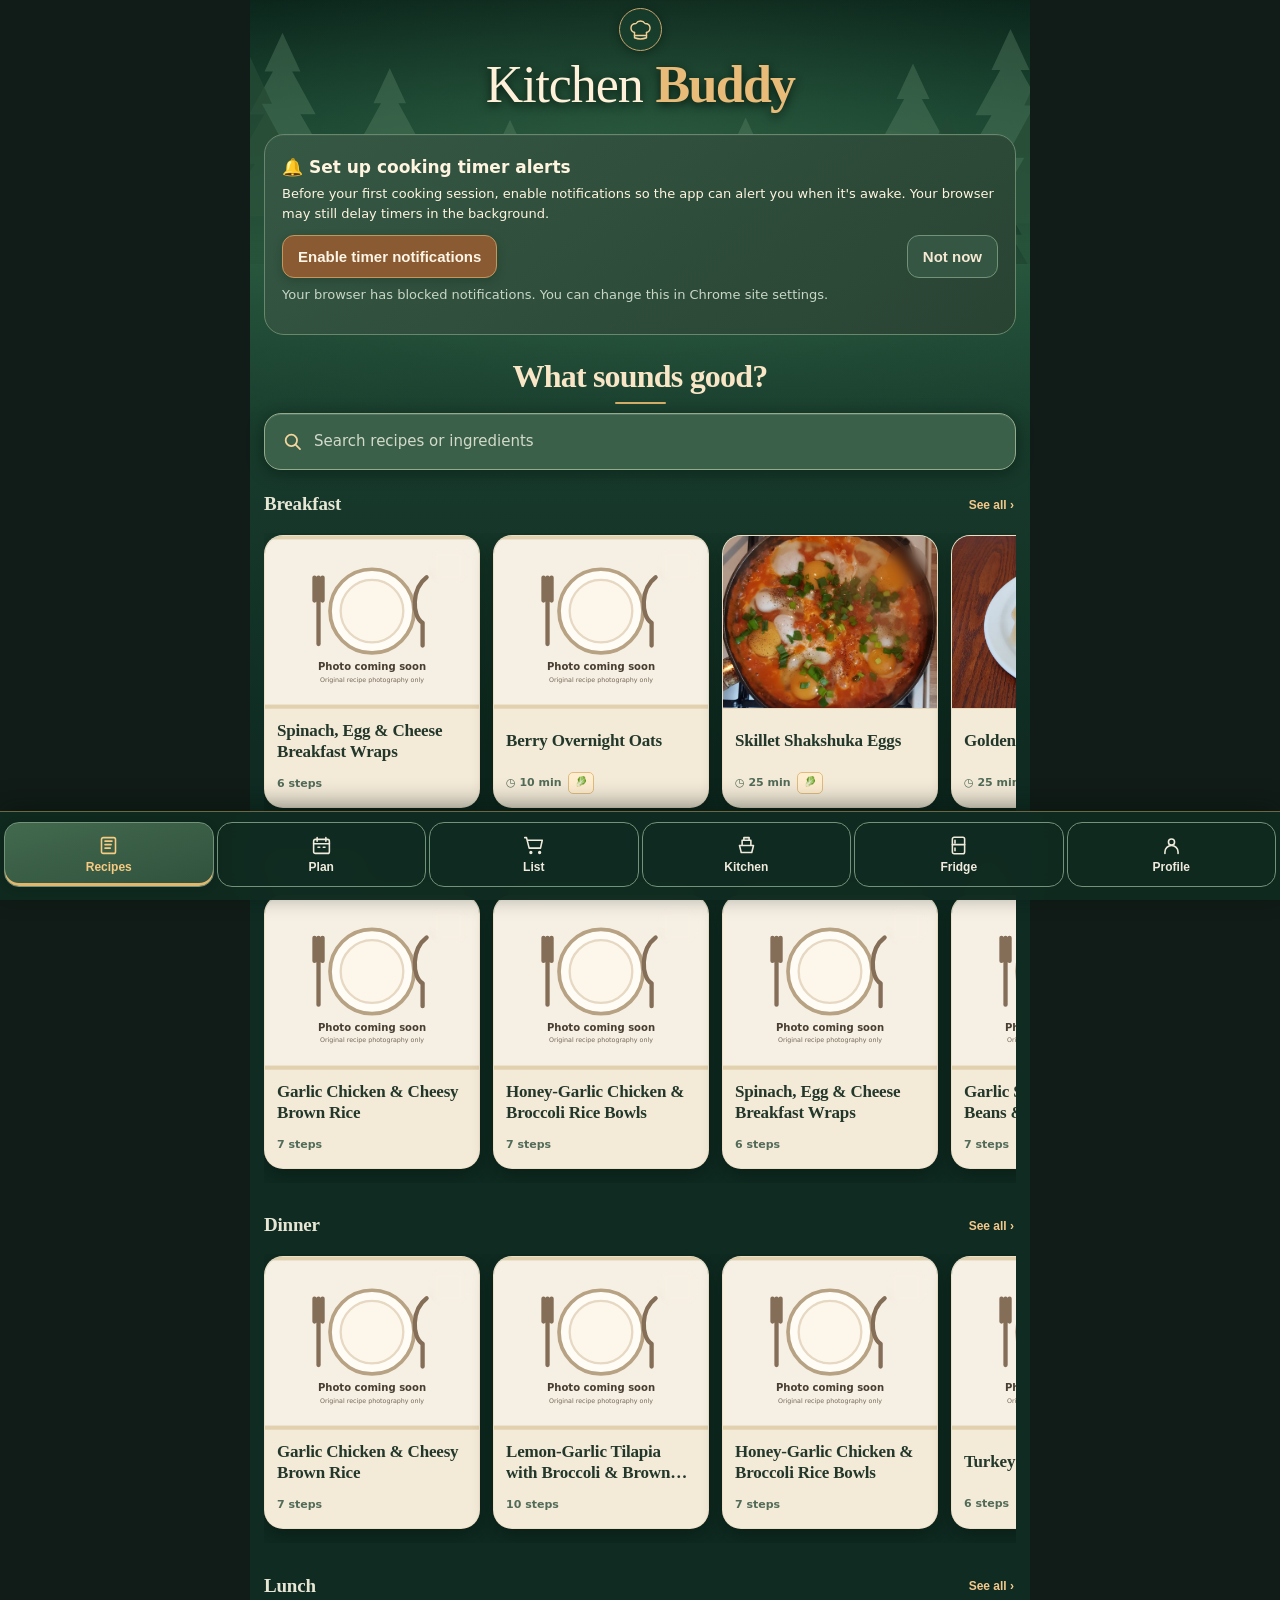
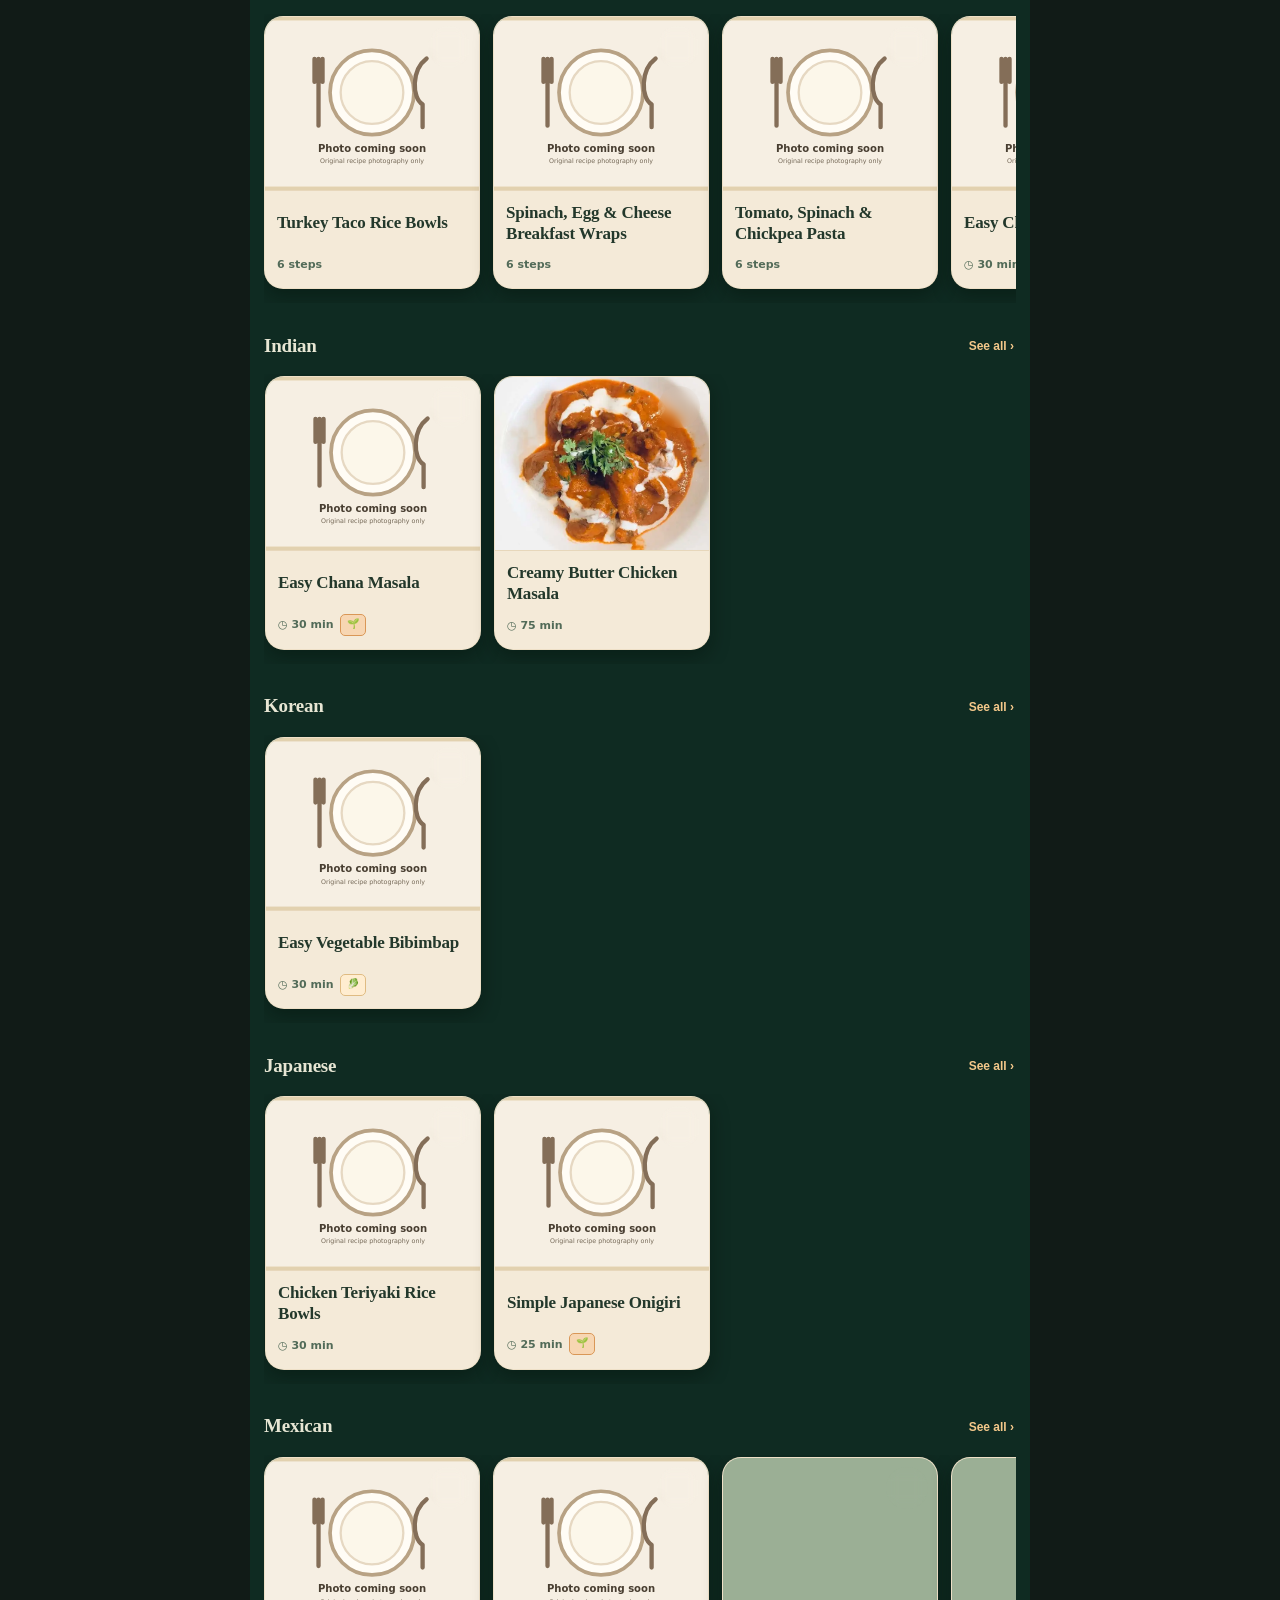
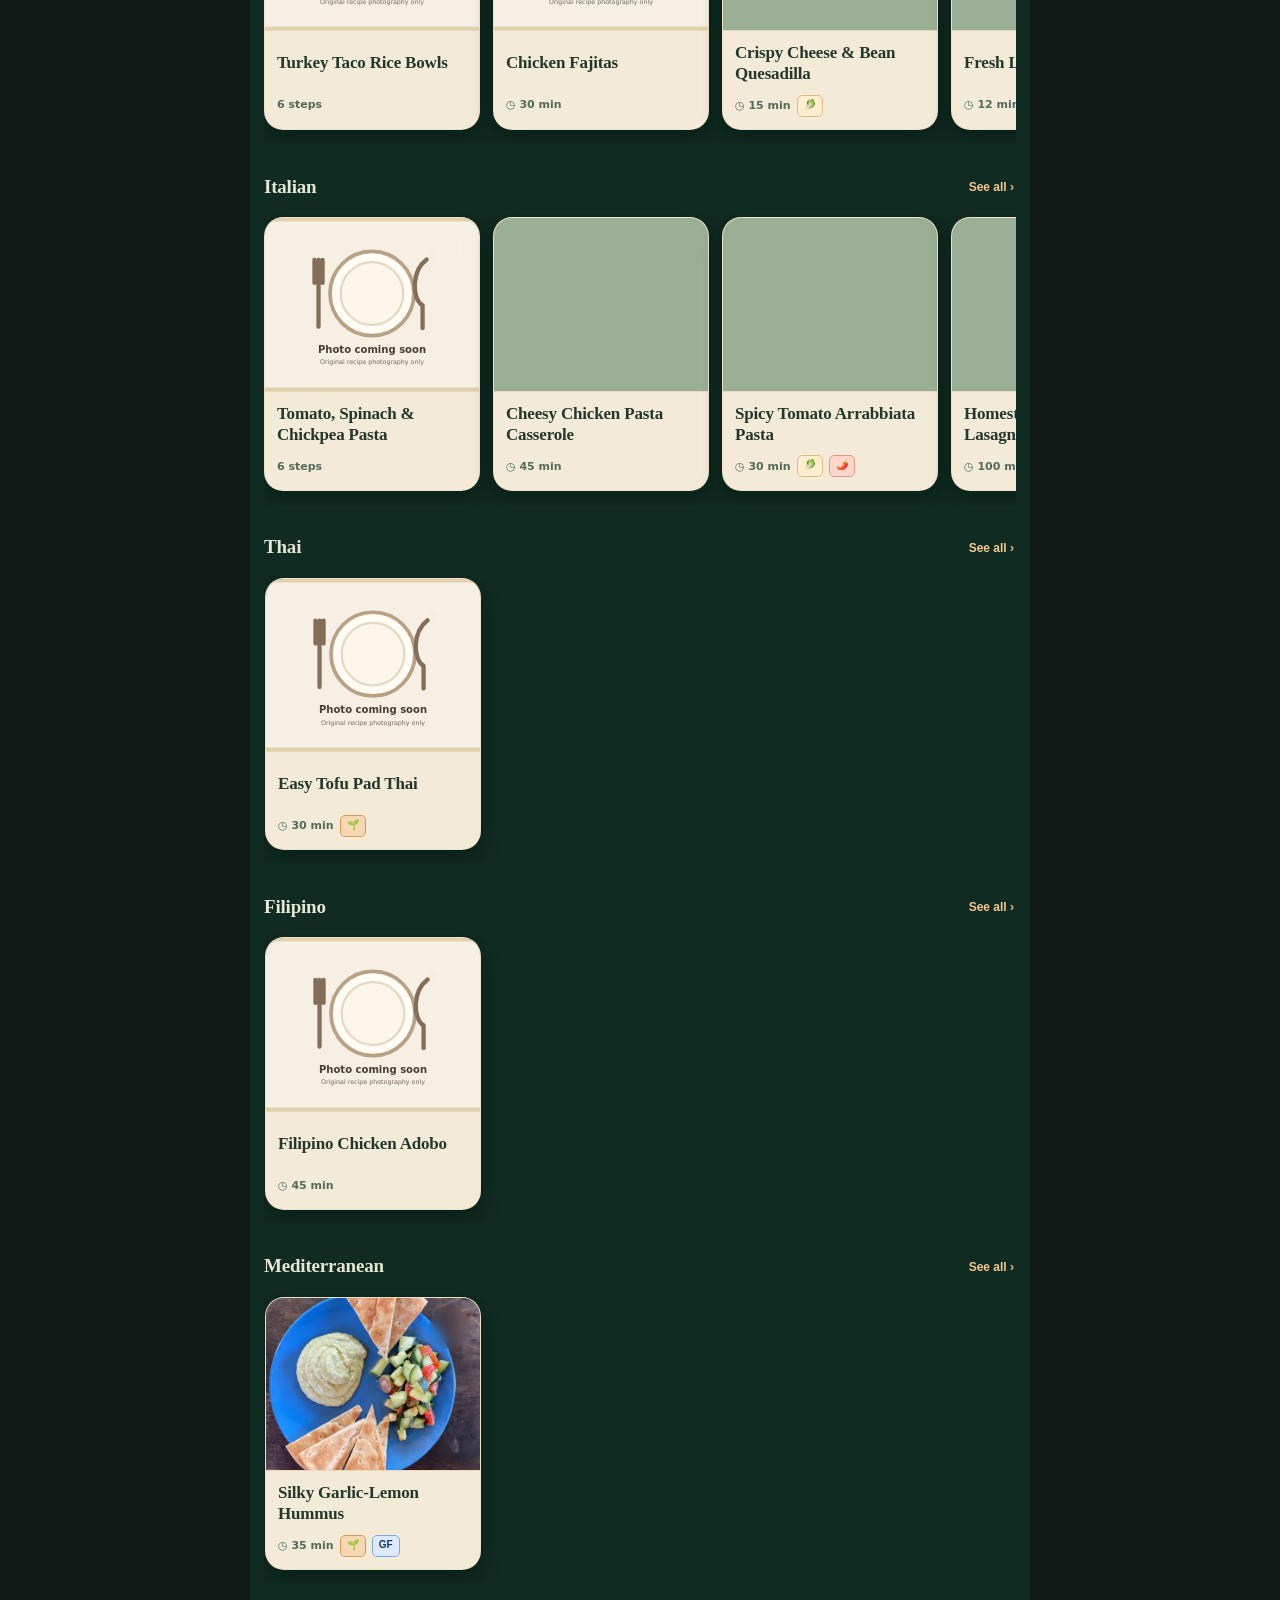
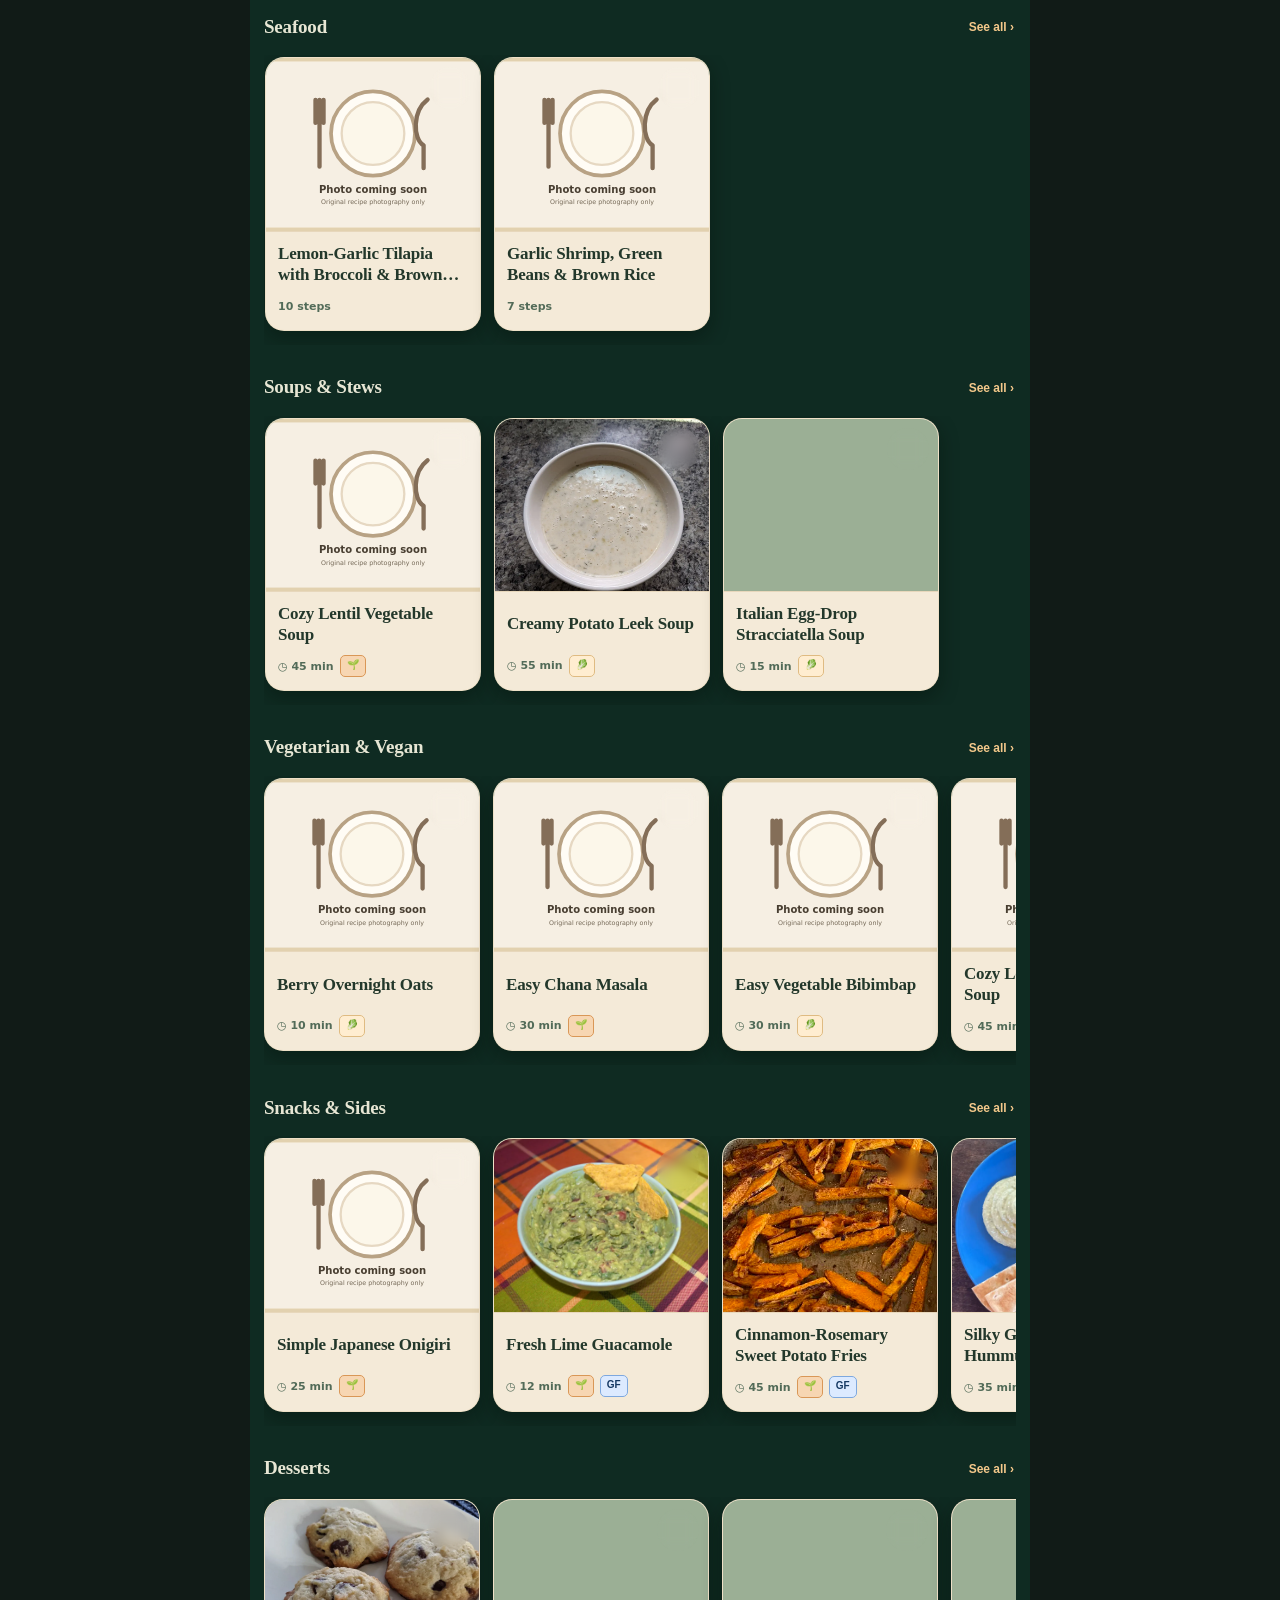
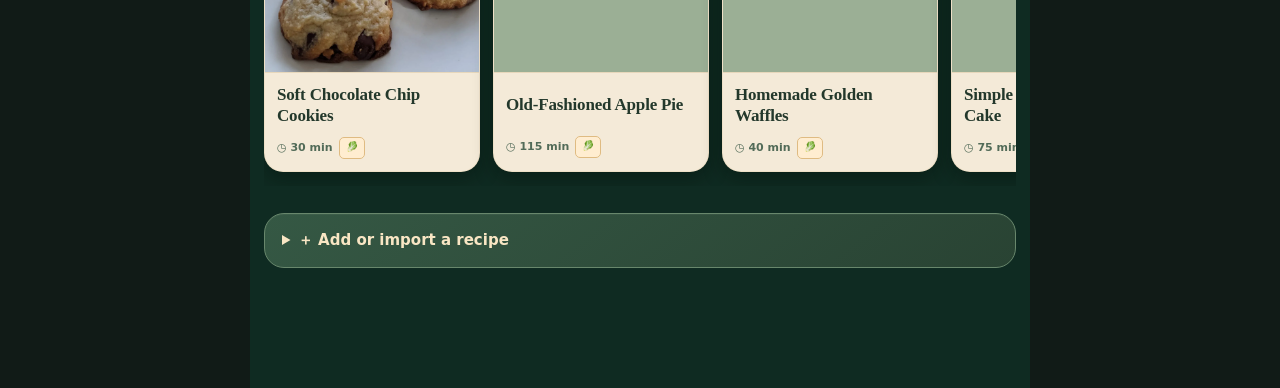
<file: layout-test/index.html>
<!doctype html><html lang="en"><head><meta charset="utf-8"><meta name="viewport" content="width=device-width,initial-scale=1"><meta name="theme-color" content="#0f2b22"><title>Kitchen Buddy — Forest Cabin Preview</title><meta name="robots" content="noindex,nofollow"><style>
:root{font-family:system-ui,-apple-system,sans-serif;color:#f2f6f1;background:#111b17}*{box-sizing:border-box}body{margin:0;max-width:780px;margin-inline:auto;padding:14px 14px 95px}h1{font-size:25px;margin:6px 0}h2{font-size:21px}h3{font-size:17px;margin:5px 0}p{line-height:1.5}.muted{color:#b5c4b8}.small{font-size:13px}.panel{background:#1d2b24;border:1px solid #35473a;border-radius:17px;padding:17px;margin:12px 0}.row{display:flex;gap:10px;align-items:center;justify-content:space-between}.wrap{flex-wrap:wrap}.btn{border:0;border-radius:12px;background:#b5e5a7;color:#162418;padding:12px 15px;font-weight:750;font-size:15px;cursor:pointer}.btn.secondary{background:#34483a;color:#f1f5f0}.btn.danger{background:#663c3c;color:white}.btn:disabled{opacity:.4}input,textarea,select{background:#142019;border:1px solid #536558;border-radius:10px;padding:11px;color:white;font:inherit;max-width:100%;width:100%}textarea{min-height:130px}label{display:block;margin:12px 0 5px}.tabs{display:flex;gap:7px;position:fixed;bottom:0;left:0;right:0;justify-content:center;background:#111b17;padding:10px 8px 15px;border-top:1px solid #35473a;z-index:3}.tabs button{font-size:13px;flex:1;max-width:180px;padding:12px 5px}.active{outline:2px solid #c9f3bc}.hide{display:none}.timer{font-size:clamp(52px,16vw,92px);font-weight:800;text-align:center;font-variant-numeric:tabular-nums;margin:8px 0}.step{white-space:pre-wrap;font-size:19px;line-height:1.55}.pill{background:#33473b;border-radius:99px;padding:5px 9px;font-size:12px}.recipe{cursor:pointer}.recipe:hover{border-color:#b5e5a7}.progress{height:7px;background:#3b5141;border-radius:10px;overflow:hidden}.progress div{height:100%;background:#b5e5a7;transition:width .2s}ul{padding-left:22px}li{margin:7px 0}.toast{position:fixed;bottom:80px;left:10%;right:10%;background:#d8f5cf;color:#142019;padding:12px;border-radius:12px;text-align:center;z-index:9;display:none}.notice{border-left:3px solid #e6c583;padding-left:12px}.icon{font-size:28px}button{touch-action:manipulation}
.cards{display:grid;grid-template-columns:repeat(2,minmax(0,1fr));gap:10px}.mealcard{background:#1d2b24;border:1px solid #35473a;border-radius:15px;overflow:hidden}.mealcard img{width:100%;height:125px;object-fit:cover;background:#304c3b}.mealbody{padding:10px}.mealbody h3{font-size:15px;min-height:38px}.heart{font-size:25px;background:transparent;border:0;color:#ffa2a2}.mini{padding:8px;font-size:12px}.actions{display:flex;gap:5px;flex-wrap:wrap}.filters{display:flex;gap:5px;flex-wrap:wrap;margin:12px 0}.filters button{padding:9px;font-size:12px}.item{padding:12px 0;border-bottom:1px solid #35473a}.tag{font-size:12px;color:#b5c4b8}.alert-setup{border:1px solid #b5e5a7;background:#243729}.alert-setup p{margin:7px 0 12px}.alarm-settings{display:flex;gap:8px;align-items:end;flex-wrap:wrap}.alarm-settings label{flex:1;min-width:145px;margin:0}.alarm-settings select{margin-top:6px}.timer-tools-info{line-height:1.45}.alarmbanner{position:fixed;bottom:83px;left:max(9px,calc((100vw - 780px)/2));right:max(9px,calc((100vw - 780px)/2));background:#f3e3b6;color:#1e2b20;padding:13px;border:2px solid #ba8b31;border-radius:14px;z-index:8;box-shadow:0 5px 28px #0008;align-items:center;justify-content:space-between;gap:12px}.alarmbanner:not(.hide){display:flex}.alarmbanner p{margin:4px 0;font-size:13px}.alarmbanner strong{font-size:17px}.alarmstop{background:#20382b;color:#fff;min-width:130px;min-height:52px;font-size:17px}

/* v1.6 visual preview — styled without modifying saved data or timer code */
:root{--peach:#fbd9ac;--mint:#b5e5a7}
body{background:radial-gradient(ellipse at 30% -210px,#31573c 0,transparent 440px),#111b17;padding-bottom:calc(100px + env(safe-area-inset-bottom))}
header{margin-bottom:8px}header h1{letter-spacing:-.7px}header .pill{font-size:11px;max-width:155px;text-align:center}
.eyebrow{font-size:11px;letter-spacing:1.55px;font-weight:800;color:var(--peach)}
.library-intro{padding:10px 4px 2px}.library-intro h2{font-size:clamp(25px,6vw,32px);margin:7px 0;line-height:1.15;letter-spacing:-.6px}.library-intro p{margin:8px 0 14px}
.filters{gap:8px;overflow-x:auto;white-space:nowrap;flex-wrap:nowrap;scrollbar-width:none}.filters button{flex:none;border-radius:30px;min-height:42px;padding:9px 15px;border:1px solid #516957}
.cards{gap:12px}.mealcard{border-radius:18px;background:#22362a;box-shadow:0 5px 20px #0004}.mealcard img{height:160px}.mealbody{padding:12px}.mealbody h3{font-size:16px}.mealbody .actions{gap:7px}.mealbody .actions .btn{min-height:39px}
.import-panel{margin:20px 0;border-style:dashed}.import-panel summary{font-size:15px;cursor:pointer;font-weight:800}.import-inner{padding-top:9px}
.cook-heading{margin:10px 0 14px}.cook-heading h2{margin:5px 0;font-size:21px}.cook-heading .btn{font-size:13px;white-space:nowrap}
.step-panel{background:linear-gradient(145deg,#2b4536,#1b2c23 76%);border-color:#516b54;padding:19px;box-shadow:0 10px 24px #0003}.step-panel h3{font-size:clamp(22px,5.7vw,28px);line-height:1.25;margin:19px 0 10px;color:#fff3d8}.step{font-size:clamp(17px,4.5vw,19px);line-height:1.6}
#stepNumber{background:var(--mint);color:#203a28;font-weight:800;padding:7px 10px}.progress{height:6px;margin:14px 0;background:#435e49}.progress div{background:linear-gradient(90deg,#b5e5a7,#f8d8a7)}
.timer-face{background:#13251c;border:1px solid #3e5947;border-radius:17px;margin:16px 0 12px;padding:12px;text-align:center}.timer{margin:0;font-size:clamp(50px,13vw,76px);color:#ffe1b4;line-height:1.15}.timer-face p{margin:7px 0 1px}
.timer-actions{display:grid;grid-template-columns:1.4fr 1fr;gap:7px}.timer-actions .btn{min-height:46px;padding:8px 10px;font-size:13px}
.timer-settings{padding:0;margin:12px 0;overflow:hidden}.timer-settings summary{padding:16px;font-weight:750;cursor:pointer}.timer-settings summary::after{content:'⌄';float:right}.settings-inner{padding:0 16px 16px}
.cook-nav{position:sticky;bottom:calc(83px + env(safe-area-inset-bottom));z-index:2;padding:9px;border:1px solid #587259;background:#1a3328f0;backdrop-filter:blur(14px);border-radius:16px;margin:14px 0;box-shadow:0 6px 19px #0005}
.cook-nav .btn{flex:1;min-height:53px}.cook-nav #nextBtn{flex:1.6;font-size:15px}
.tabs{background:#14271eea;backdrop-filter:blur(14px);padding-bottom:calc(10px + env(safe-area-inset-bottom))}.tabs button{background:transparent!important;min-height:53px;border-radius:13px}.tabs button.active{outline:none;background:#3d5b42!important}
button:focus-visible,summary:focus-visible{outline:3px solid var(--peach);outline-offset:2px}
@media(min-width:600px){.cards{grid-template-columns:repeat(3,minmax(0,1fr))}}

#recipeSearch{height:50px;background:#213729;border:1px solid #4c6851;border-radius:15px;padding:13px 14px;margin:4px 0 13px}
.filters button.selected{background:#b5e5a7!important;color:#1a3121!important;border-color:#b5e5a7}
#recipeCount{font-weight:750;margin:0 4px 10px;font-size:12px}
.mealcard{display:flex;flex-direction:column;min-width:0;overflow:hidden}.photo-wrap{position:relative;aspect-ratio:4/3;background:#385440}.photo-open{border:0;display:block;padding:0;width:100%;height:100%;background:transparent;cursor:pointer}
.photo-open img{width:100%;height:100%;object-fit:cover;display:block}.photo-wrap .heart{position:absolute;right:8px;top:8px;border:1px solid #ffffff5c;width:39px;height:39px;border-radius:50%;background:#172d20c8;color:#fff;display:grid;place-items:center;cursor:pointer}
.photo-wrap .heart.saved{color:#ffaaaa}.meal-tag{position:absolute;bottom:8px;left:8px;background:#13271adf;color:#f0f6ed;padding:5px 7px;font-weight:850;font-size:10px;border-radius:7px}
.mealbody{display:flex;flex-direction:column;flex:1;gap:8px}.meal-title{border:0;background:transparent;color:#f3f8f1;text-align:left;padding:0;cursor:pointer}.meal-title h3{font-size:16px;line-height:1.25;min-height:38px;margin:0;display:-webkit-box;-webkit-box-orient:vertical;-webkit-line-clamp:2;overflow:hidden}
.meal-desc{font-size:12px;line-height:1.4;margin:0;max-height:34px;overflow:hidden;color:#b6c8b9}.meal-meta{margin-top:auto;color:#f7d8ae;font-size:11px;font-weight:650}
.meal-actions{display:grid;grid-template-columns:1fr 1fr;gap:7px}.meal-actions .btn{min-height:37px;padding:8px 6px;font-size:12px}.meal-actions .start-cooking{grid-column:1/-1;font-size:14px;min-height:44px}
.photo-choice{cursor:pointer;display:grid;place-items:center;font-size:12px;border:1px solid #506452;background:#2f493a;border-radius:10px;min-height:37px}.photo-choice input{display:none}
@media(max-width:350px){.mealbody{padding:9px}.meal-title h3{font-size:14px}}
</style><link rel="stylesheet" href="./buddy-v2.css?v=24"><link rel="stylesheet" href="./library-rows-v2.css?v=1"><link rel="stylesheet" href="./ui-polish.css?v=7"><link rel="stylesheet" href="./forest-cabin.css?v=7"></head><body><header class="row cb-app-brand" aria-label="Kitchen Buddy"><div class="kb-brand-emblem" aria-hidden="true"><svg viewBox="0 0 36 36" fill="none" stroke="currentColor" stroke-width="1.9" stroke-linejoin="round" stroke-linecap="round"><path d="M10 22c-7-2-6-12 2-12a7 7 0 0 1 12 0c8 0 9 10 2 12"/><path d="M10 22v7c5 2 11 2 16 0v-7"/><path d="M10 26h16"/></svg></div><h1><span class="kb-brand-kitchen">Kitchen</span><span class="kb-brand-buddy">Buddy</span></h1></header><main><section id="home"><div class="panel alert-setup" id="timerSetupPanel" style="display:none">
<h3>🔔 Set up cooking timer alerts</h3><p class="small">Before your first cooking session, enable notifications so the app can alert you when it's awake. Your browser may still delay timers in the background.</p>
<div class="row wrap"><button class="btn" onclick="enableTimerNotifications()">Enable timer notifications</button><button class="btn secondary" onclick="dismissTimerSetup()">Not now</button></div>
<p class="small muted" id="timerSetupStatus"></p>
</div><div class="kb-home-tools"><div class="library-intro"><h2>What sounds good?</h2></div></div><div id="kbSearchField" class="kb-search-field"><svg class="kb-search-leading" aria-hidden="true" viewBox="0 0 24 24" fill="none" stroke="currentColor" stroke-width="2" stroke-linecap="round"><circle cx="10.7" cy="10.7" r="6.5"/><path d="m15.5 15.5 5.1 5.1"/></svg><input id="recipeSearch" type="search" oninput="renderRecipes()" placeholder="Search recipes or ingredients" aria-label="Search recipes or ingredients"></div><div id="recipeCount" class="muted small" hidden aria-hidden="true"></div><div id="recipes" class="cards"></div><details class="panel import-panel"><summary>＋ Add or import a recipe</summary><div class="import-inner"><p class="small muted">Paste recipe JSON from ChatGPT. Imported recipes are saved on this device.</p><textarea id="importText" placeholder='Paste a Cooking Buddy recipe JSON here'></textarea><button class="btn" onclick="importRecipe()">Import recipe</button><p class="small muted">You can also export your whole collection as a backup.</p><button class="btn secondary" onclick="exportData()">Export backup</button> <button class="btn secondary" onclick="document.getElementById('backupFile').click()">Restore backup</button><input id="backupFile" type="file" accept="application/json" class="hide" onchange="restoreData(event)"></div></details></section>
<section id="cook" class="hide"><div class="row cook-heading"><div><span class="eyebrow">LET'S COOK</span><h2 id="recipeTitle">Recipe</h2></div><button class="btn secondary" onclick="showTab('home')">← Recipes</button></div><div class="panel step-panel"><div class="row"><span class="pill" id="stepNumber"></span><span class="muted small" id="stepTime"></span></div><h3 id="stepTitle"></h3><p class="step" id="stepBody"></p><div class="progress"><div id="progress"></div></div><div id="timedOnly"><div class="timer-face"><div class="timer" id="timer">00:00</div><p id="timerStatus" class="muted small">Tap Start when ready</p></div><div class="timer-actions"><button class="btn" id="startBtn" onclick="toggleTimer()">▶ Start</button><button class="btn secondary" onclick="openFloatingTimer()">▣ Float</button><button class="btn secondary" onclick="resetTimer()">↻ Reset</button><button class="btn secondary" onclick="skipTimer()">Skip</button></div></div></div><details class="panel timer-settings" id="timerTools"><summary>⚙️ Timer sounds & notifications</summary><div class="settings-inner">
<div class="alarm-settings"><label class="small">When timer finishes<select id="alarmSound" onchange="setTimerSound(this.value)">
<option value="chime">🎵 Repeating chime (recommended)</option><option value="bell">🔔 Noticeable bell</option><option value="cub">🐻 Silly bear growl (beta)</option><option value="silent">🔕 Silent / vibration</option>
</select></label><button class="btn secondary" onclick="previewTimerSound()">▶ Test sound</button></div>
<div class="row wrap" style="margin-top:12px"><button class="btn secondary" onclick="enableTimerNotifications()">🔔 Enable notifications</button></div>
<p class="small muted timer-tools-info" id="timerFeatureStatus">When the timer ends, the sound and vibration repeat until you tap Stop alarm (while this page can run). Pinch the floating window smaller on Samsung. Sound may interact with other audio apps.</p>
<p class="small notice">Phones can suspend web timers. Use your Clock app as backup for critical cooking times.</p></div></details><div class="row cook-nav"><button class="btn secondary" onclick="changeStep(-1)">← Back</button><button class="btn" onclick="changeStep(1)" id="nextBtn">Next step →</button></div><details class="panel"><summary>🥕 Ingredients and amounts</summary><ul id="ingredients"></ul></details><p class="small muted">Timers use the clock and catch up when you return to this tab. Keep the app open for the most reliable sound alerts; phone background restrictions can silence alerts.</p></section>
<section id="shopping" class="hide"><h2>🛒 Shopping & Kitchen</h2><div class="panel"><h3>📅 Planned meals</h3><p class="small muted">Select Plan meal on a recipe to combine ingredients and subtract kitchen inventory.</p><div id="plannedMeals"></div></div><div class="panel"><h3>Shopping list</h3><p class="small muted">Tap Bought to add groceries to kitchen inventory.</p><div id="shoppingItems"></div><label>New item<input id="shopName" placeholder="Brown rice"></label><label>Quantity<input id="shopQty" type="number" min="0.01" step="any" value="1"></label><label>Unit<input id="shopUnit" placeholder="cups dry"></label><button class="btn" onclick="addShopManual()">Add to list</button></div><div class="panel"><h3>📦 Kitchen inventory</h3><div id="inventoryItems"></div></div></section><section id="fridge" class="hide"><h2>🧊 My Fridge</h2><div class="panel"><h3>Add leftovers</h3><label>Food name<input id="foodName" placeholder="Cooked brown rice"></label><label>Date cooked / refrigerated<input id="foodDate" type="date"></label><label>Recommended use-within (days)<input id="foodDays" type="number" min="1" max="30" value="3"></label><label>Notes (optional)<input id="foodNotes" placeholder="About ½ cup"></label><button class="btn" onclick="addFood()">Save leftovers</button><p class="small muted notice">Dates are reminders, not guarantees of safety. Refrigerate promptly at 40°F / 4°C or below. Most cooked leftovers keep 3–4 days; use a shorter window when appropriate. Reheat rice thoroughly.</p></div><div id="foods"></div></section><section id="settings" class="hide"><h2>⚙️ About Cooking Buddy</h2><div class="panel"><p>Built for quick, detailed cooking instructions and a simple food inventory.</p><p>Everything is saved locally in this browser. Clearing browser storage may delete recipes and leftovers, so export backups regularly.</p><p>For new recipes, ask ChatGPT: <strong>“Make this into Cooking Buddy recipe JSON with ingredients and timed steps.”</strong> Then paste it into the import box.</p><p>Timer alerts require your phone to allow sound and may not fire while the browser is suspended. This app doesn't connect directly to your ChatGPT conversation.</p></div></section></main><nav class="tabs"><button class="btn secondary" data-tab="home" onclick="showTab('home')">📖 Recipes</button><button class="btn secondary" data-tab="cook" onclick="showTab('cook')">⏱️ Cook</button><button class="btn secondary" data-tab="shopping" onclick="showTab('shopping')">🛒 Shop</button><button class="btn secondary" data-tab="fridge" onclick="showTab('fridge')">🧊 Fridge</button><button class="btn secondary" data-tab="settings" onclick="showTab('settings')">⚙️ Info</button></nav><div class="alarmbanner hide" id="alarmBanner" role="alert" aria-live="assertive"><div><strong>⏰ Cooking timer is done!</strong><p id="alarmBannerMessage">Your timer finished. Check your food.</p></div><button class="btn alarmstop" id="alarmStopBtn" onclick="acknowledgeAlarm()">■ Stop alarm</button></div><div id="toast" class="toast" role="status"></div><script>
const starter={id:'garlic-chicken-rice',name:'Garlic Chicken & Cheesy Brown Rice',description:'Our first dinner ❤️ • precooked chicken • about 15 minutes',ingredients:['4–6 oz precooked grilled chicken strips','1–2 cups frozen broccoli','½–¾ cup cooked brown rice (microwave rice is fine)','2 tbsp shredded cheese','1 tsp unsalted butter','2 tbsp water','¼ tsp garlic powder','¼ tsp paprika','Pinch of black pepper'],steps:[{title:'Get everything ready',body:'Put the precooked chicken, frozen broccoli, rice, cheese, butter, seasonings, skillet, lid, and measuring spoons on the counter. Wash your hands. If using raw chicken instead, this recipe needs different cooking instructions.',seconds:0},{title:'Steam the broccoli',body:'Put 1–2 cups of frozen broccoli in the skillet. Add 2 tablespoons water. Cover with a lid and set the stove to medium heat. Steam for about 4–5 minutes until hot and fork-tender. Check and add a splash of water if the pan dries out.',seconds:300},{title:'Warm and season the chicken',body:'Remove the lid carefully (watch for steam). Add 4–6 oz precooked chicken strips, 1 teaspoon unsalted butter, ¼ teaspoon garlic powder, ¼ teaspoon paprika, and a pinch of black pepper. Stir over medium heat until the chicken is steaming hot throughout, about 2–3 minutes.',seconds:180},{title:'Prepare the brown rice',body:'Microwave the brown rice according to the package directions, including any venting instructions. Measure out ½–¾ cup cooked rice. Put unused cooked rice in the refrigerator promptly; ideally cool it quickly in a shallow container.',seconds:0},{title:'Mix the rice into the skillet',body:'Turn the heat to low. Add the hot cooked brown rice to the chicken and broccoli. Stir gently for about 1 minute so everything is evenly mixed and hot.',seconds:60},{title:'Melt the cheese',body:'Sprinkle 2 tablespoons shredded cheese over the skillet. Turn off the burner, cover the pan, and let the cheese melt for 30–60 seconds. Remove the lid and check the cheese.',seconds:60},{title:'Serve and store leftovers',body:'Serve your dinner and enjoy! Refrigerate leftovers promptly in shallow containers, preferably within 1 hour for rice. For refrigerated cooked leftovers, plan to eat within 3–4 days, or freeze. Add them in the My Fridge tab.',seconds:0}]};
const tilapiaRecipe={"id":"lemon-garlic-tilapia-broccoli-rice","name":"Lemon-Garlic Tilapia with Broccoli & Brown Rice","description":"Simple fish dinner 🐟 • 2 servings • about 25 min after thawing","ingredients":["2 plain tilapia fillets (about 12 oz total), thawed if frozen","2 cups frozen broccoli florets","1 cup cooked brown rice (microwave pouch is fine)","1 lemon (about 2 tbsp juice)","1 tbsp olive oil or other cooking oil","1 tsp unsalted butter (optional)","½ tsp garlic powder","¼ tsp paprika","⅛ tsp black pepper","Small pinch of salt (optional)","2 tbsp water for steaming the broccoli"],"items":[{"name":"plain tilapia fillets","qty":12,"unit":"oz"},{"name":"frozen broccoli","qty":2,"unit":"cup"},{"name":"cooked brown rice","qty":1,"unit":"cup"},{"name":"lemon","qty":1,"unit":"each"},{"name":"olive oil","qty":1,"unit":"tbsp"},{"name":"unsalted butter","qty":1,"unit":"tsp"},{"name":"garlic powder","qty":0.5,"unit":"tsp"},{"name":"paprika","qty":0.25,"unit":"tsp"},{"name":"black pepper","qty":0.125,"unit":"tsp"},{"name":"salt","qty":0.0625,"unit":"tsp"}],"steps":[{"title":"Thaw the tilapia safely","body":"If the fillets are frozen, thaw in the refrigerator according to package directions before cooking. For a faster option, follow the package's cold-water thawing instructions. If individually vacuum-sealed, follow the package instructions about opening or removing the packaging before thawing. Never leave fish out on the counter to thaw. Thawing time is not included in the 25-minute cooking estimate.","seconds":0},{"title":"Set out your ingredients","body":"Wash your hands. Put the thawed tilapia, broccoli, microwave brown rice, lemon, oil, seasonings, butter, a skillet with a lid, and a plate on the counter. Pat the fillets dry with a paper towel. Wash hands, utensils, and any surfaces that touch raw fish.","seconds":0},{"title":"Steam the broccoli","body":"Put 2 cups frozen broccoli and 2 tablespoons water in your skillet. Cover with a lid and cook on medium heat for about 4–5 minutes. Lift the lid away from your face to avoid steam. The broccoli should be hot and fork-tender. Transfer to a clean plate and cover loosely to keep warm; wipe the skillet if needed.","seconds":300},{"title":"Heat the brown rice","body":"Microwave the brown rice according to the package directions, including any venting instructions. Measure out 1 cup cooked rice for the meal. Keep it covered and warm. Refrigerate extra cooked rice promptly.","seconds":0},{"title":"Season the fish","body":"Sprinkle both sides of the thawed tilapia with ½ teaspoon garlic powder, ¼ teaspoon paprika, ⅛ teaspoon black pepper, and a little salt if you like. Squeeze half the lemon over the fillets; save the other half for finishing.","seconds":0},{"title":"Heat the skillet","body":"Set the empty skillet over medium heat. Add 1 tablespoon oil and let it warm for about 30 seconds. The oil should shimmer gently, not smoke. Lay the fish in the pan away from you to avoid splashing.","seconds":0},{"title":"Cook the first side","body":"Cook the tilapia over medium heat without moving it for about 3–4 minutes. Use a spatula to gently lift an edge; it should release without tearing when ready. Thicker pieces may need longer. This timer is only a guide.","seconds":240},{"title":"Flip and finish the fish","body":"Carefully flip each fillet once. Cook the other side for about 3–4 minutes. Check the thickest part with a food thermometer: fish must reach 145°F (63°C). If it is under 145°F, cook another 1–2 minutes and recheck. Fully cooked fish is opaque and separates easily with a fork; use the thermometer when possible.","seconds":240},{"title":"Finish with lemon and butter","body":"Move the cooked fish onto a clean plate (not the plate that held raw fish). Turn the heat to low or off. Add 1 teaspoon butter, if using, and squeeze in the remaining lemon juice. Stir in the warm skillet for about 30–60 seconds, then spoon over the fish.","seconds":60},{"title":"Plate dinner and store leftovers","body":"Put half the rice and broccoli on each plate. Add a tilapia fillet and a little lemon sauce. Enjoy! Refrigerate leftovers promptly in shallow containers, within 2 hours of cooking (within 1 hour if above 90°F outside). Eat refrigerated cooked fish within 3–4 days; keep cooked rice chilled promptly. Use My Fridge to track them.","seconds":0}],"recipeVersion":3};const timerTestRecipe={"id":"mochis-five-second-timer-test","name":"Mochi's 5-Second Kitchen Test 🐱","description":"🧪 Test only • 5 seconds • no ingredients, cooking, or shopping required","ingredients":["No groceries required! 🐾","This is a timer test—not a real cooking recipe."],"steps":[{"title":"🐻 Wake the tiny bear!","body":"Set your timer sound to Cute bear roar, then tap ▶ Start. Wait five seconds. Did you hear the roar? If you want, open the floating timer and switch to another app, then try again. Android may delay sounds and notifications in the background.","seconds":5},{"title":"Check the result","body":"Did you hear a cute roar, bell or chime? Did the notification appear? Did the floating countdown keep updating? Tell Babycakes what worked and what didn't! This recipe is just for testing, so there is nothing to cook.","seconds":0}]};const testKitchenRecipes=[{"id":"easy-honey-garlic-chicken-broccoli-rice","name":"Honey-Garlic Chicken & Broccoli Rice Bowls","description":"Easy skillet dinner 🍯 • 2 servings • about 25–30 min","servings":2,"category":"Dinner","ingredients":["12 oz boneless skinless chicken breast, cut into 1-inch pieces","2 cups frozen broccoli","1 cup cooked brown rice, such as microwave rice","1 tbsp soy sauce","1 tbsp honey","1 tsp rice vinegar","1 tbsp olive oil","½ tsp garlic powder","1 tbsp water"],"items":[{"name":"boneless skinless chicken breast","qty":12,"unit":"oz"},{"name":"frozen broccoli","qty":2,"unit":"cup"},{"name":"cooked brown rice","qty":1,"unit":"cup"},{"name":"soy sauce","qty":1,"unit":"tbsp"},{"name":"honey","qty":1,"unit":"tbsp"},{"name":"rice vinegar","qty":1,"unit":"tsp"},{"name":"olive oil","qty":1,"unit":"tbsp"},{"name":"garlic powder","qty":0.5,"unit":"tsp"}],"steps":[{"title":"Prepare your workspace","body":"Wash your hands. Get a cutting board, knife, skillet, spatula, small bowl and food thermometer ready. Keep raw chicken away from rice and vegetables. Cut the chicken into roughly 1-inch pieces, then wash hands and clean surfaces.","seconds":0},{"title":"Mix the sweet garlic sauce","body":"In a small bowl, stir together 1 tablespoon soy sauce, 1 tablespoon honey, 1 teaspoon rice vinegar, ½ teaspoon garlic powder and 1 tablespoon water. Set this beside the stove.","seconds":0},{"title":"Get broccoli steaming","body":"Put the frozen broccoli in a covered microwave-safe bowl with a splash of water; cook according to its package instructions until steaming hot and tender. Start the chicken while it cooks. Use a clean fork for the broccoli.","seconds":0},{"title":"Cook the chicken pieces","body":"Heat 1 tablespoon olive oil in a skillet over medium heat. Add chicken in one layer. Cook about 5–7 minutes, turning the pieces so all sides brown. Check the largest piece with a food thermometer: chicken must reach 165°F (74°C). Continue cooking and checking if needed.","seconds":420},{"title":"Coat in honey-garlic sauce","body":"Turn the heat down to medium-low. Pour the sauce over the cooked chicken. Stir for 1–2 minutes until glossy and heated through. Honey can burn quickly, so keep stirring and lower the heat if it sizzles too hard.","seconds":120},{"title":"Warm the rice","body":"Heat the precooked brown rice according to its package instructions. Measure 1 cup for the meal and keep it covered until serving. Refrigerate extra cooked rice promptly.","seconds":0},{"title":"Assemble two bowls","body":"Divide warm rice and broccoli between two bowls. Top with honey-garlic chicken and any sauce left in the skillet. Refrigerate leftovers promptly, within 2 hours.","seconds":0}],"recipeVersion":1},{"id":"easy-turkey-taco-rice-bowls","name":"Turkey Taco Rice Bowls","description":"Flavorful taco bowls 🌮 • 2 servings • about 25 min","servings":2,"category":"Dinner","ingredients":["12 oz raw ground turkey","1 bell pepper, diced","½ cup drained canned black beans","½ cup frozen corn","1 cup cooked brown rice","½ cup salsa","¼ cup shredded cheese","1 tbsp taco seasoning","1 tsp olive oil"],"items":[{"name":"ground turkey","qty":12,"unit":"oz"},{"name":"bell pepper","qty":1,"unit":"each"},{"name":"black beans","qty":0.5,"unit":"cup"},{"name":"frozen corn","qty":0.5,"unit":"cup"},{"name":"cooked brown rice","qty":1,"unit":"cup"},{"name":"salsa","qty":0.5,"unit":"cup"},{"name":"shredded cheese","qty":0.25,"unit":"cup"},{"name":"taco seasoning","qty":1,"unit":"tbsp"},{"name":"olive oil","qty":1,"unit":"tsp"}],"steps":[{"title":"Prepare bowls and toppings","body":"Get out a skillet, spatula, can opener, strainer, knife and two bowls. Dice the bell pepper, drain and rinse black beans, and measure the corn, salsa, rice and cheese.","seconds":0},{"title":"Heat your rice","body":"Warm the precooked brown rice following its package directions. Use 1 cup total for two bowls. Keep warm while you cook the turkey.","seconds":0},{"title":"Brown the ground turkey","body":"Warm 1 teaspoon olive oil in a skillet over medium heat. Add 12 oz ground turkey and the diced pepper. Break the turkey into small pieces and cook for roughly 7–9 minutes, stirring frequently. The turkey must reach 165°F (74°C) throughout.","seconds":540},{"title":"Add taco flavor","body":"Sprinkle 1 tablespoon taco seasoning over the fully cooked turkey. Add 2 tablespoons water and stir for 1–2 minutes, until the mixture smells fragrant and coats the meat.","seconds":120},{"title":"Warm the beans and corn","body":"Stir in ½ cup black beans and ½ cup frozen corn. Cook about 3–4 minutes until piping hot, stirring so nothing sticks.","seconds":240},{"title":"Build your taco bowls","body":"Divide rice and turkey mixture between two bowls. Spoon ¼ cup salsa over each serving, then divide the shredded cheese between them. Refrigerate leftovers promptly.","seconds":0}],"recipeVersion":1},{"id":"easy-sheet-pan-sausage-potatoes-peppers","name":"Sheet-Pan Sausage, Peppers & Potatoes","description":"Easy oven dinner 🍠 • 2 servings • about 40 min","servings":2,"category":"Dinner","ingredients":["12 oz fully cooked chicken sausage, sliced into rounds","12 oz baby potatoes, quartered","1 bell pepper, sliced","½ yellow onion, sliced","1 tbsp olive oil","1 tsp Italian seasoning","½ tsp garlic powder","Pinch of black pepper"],"items":[{"name":"fully cooked chicken sausage","qty":12,"unit":"oz"},{"name":"baby potatoes","qty":12,"unit":"oz"},{"name":"bell pepper","qty":1,"unit":"each"},{"name":"yellow onion","qty":0.5,"unit":"each"},{"name":"olive oil","qty":1,"unit":"tbsp"},{"name":"Italian seasoning","qty":1,"unit":"tsp"},{"name":"garlic powder","qty":0.5,"unit":"tsp"},{"name":"black pepper","qty":0.125,"unit":"tsp"}],"steps":[{"title":"Preheat the oven","body":"Set the oven to 425°F (218°C). Put a sturdy rimmed baking sheet, knife, cutting board, mixing bowl and spatula on the counter. This recipe uses fully cooked sausage; raw sausage has different safety and timing requirements.","seconds":0},{"title":"Cut the vegetables","body":"Wash the potatoes and pepper. Quarter the baby potatoes into similarly sized pieces, then slice one bell pepper and half a yellow onion. Keep pieces reasonably even so they roast together.","seconds":0},{"title":"Season the sheet pan","body":"Toss the potatoes, pepper and onion with 1 tablespoon olive oil, 1 teaspoon Italian seasoning, ½ teaspoon garlic powder and a pinch of pepper. Spread in one layer; avoid piling up the vegetables.","seconds":0},{"title":"Start roasting potatoes and vegetables","body":"Roast at 425°F for 15 minutes. You can prepare and slice the fully cooked sausage while the vegetables begin to soften.","seconds":900},{"title":"Add sausage and finish roasting","body":"Carefully pull out the baking sheet. Turn the vegetables, then scatter on 12 oz sliced fully cooked chicken sausage. Return to the oven for about 12–15 minutes. The potatoes should be fork-tender and browned, and the sausage heated through. Check the package for specific reheating directions.","seconds":900},{"title":"Serve and store","body":"Divide the sausage and vegetables between two plates. Use oven mitts when handling the sheet pan. Refrigerate leftovers promptly, within 2 hours.","seconds":0}],"recipeVersion":1},{"id":"easy-spinach-egg-cheese-wraps","name":"Spinach, Egg & Cheese Breakfast Wraps","description":"Quick breakfast or dinner 🥚 • 2 wraps • about 15 min","servings":2,"category":"Dinner","ingredients":["4 eggs","2 cups baby spinach","2 medium flour tortillas","¼ cup shredded cheese","1 tsp olive oil","Pinch of salt and black pepper"],"items":[{"name":"eggs","qty":4,"unit":"each"},{"name":"baby spinach","qty":2,"unit":"cup"},{"name":"flour tortillas","qty":2,"unit":"each"},{"name":"shredded cheese","qty":0.25,"unit":"cup"},{"name":"olive oil","qty":1,"unit":"tsp"},{"name":"salt","qty":0.125,"unit":"tsp"},{"name":"black pepper","qty":0.125,"unit":"tsp"}],"steps":[{"title":"Get out the equipment","body":"Set out a nonstick or well-seasoned skillet, spatula, mixing bowl, fork and two plates. Wash the spinach, or use spinach labeled prewashed.","seconds":0},{"title":"Beat four eggs","body":"Crack 4 eggs into a bowl and beat them thoroughly with a fork. Add a pinch of salt and black pepper. Wash your hands after handling raw eggs.","seconds":0},{"title":"Wilt the spinach","body":"Warm 1 teaspoon olive oil in the skillet over medium-low heat. Add 2 cups spinach and stir for about 1 minute, until mostly wilted.","seconds":60},{"title":"Gently scramble the eggs","body":"Pour eggs into the skillet over the spinach. Stir gently for approximately 3–5 minutes, until the eggs are fully set, with no runny liquid. Egg dishes should reach 160°F (71°C).","seconds":300},{"title":"Melt cheese and warm tortillas","body":"Turn off the stove. Stir ¼ cup shredded cheese into the hot eggs. Warm each tortilla according to the package instructions; do not put a dry tortilla too close to an open flame.","seconds":0},{"title":"Fill, fold and enjoy","body":"Divide the eggs and spinach between two tortillas. Fold in the sides, roll each wrap firmly and enjoy warm. Refrigerate leftovers promptly.","seconds":0}],"recipeVersion":1},{"id":"easy-tomato-spinach-chickpea-pasta","name":"Tomato, Spinach & Chickpea Pasta","description":"Comforting pantry dinner 🍝 • 2 servings • about 25 min","servings":2,"category":"Dinner","ingredients":["6 oz dry whole-wheat penne or similar pasta","1 can (15 oz) chickpeas, drained and rinsed","1 cup tomato pasta sauce","2 cups baby spinach","1 tbsp olive oil","2 tbsp grated Parmesan","½ tsp garlic powder"],"items":[{"name":"whole-wheat pasta","qty":6,"unit":"oz"},{"name":"chickpeas","qty":1,"unit":"can"},{"name":"tomato pasta sauce","qty":1,"unit":"cup"},{"name":"baby spinach","qty":2,"unit":"cup"},{"name":"olive oil","qty":1,"unit":"tbsp"},{"name":"grated Parmesan","qty":2,"unit":"tbsp"},{"name":"garlic powder","qty":0.5,"unit":"tsp"}],"steps":[{"title":"Bring pasta water to a boil","body":"Fill a medium or large saucepan with water and bring it to a rolling boil. Get a colander, can opener and skillet ready. Wash your hands before starting.","seconds":0},{"title":"Cook the pasta","body":"Add 6 oz dry whole-wheat pasta to the boiling water. Follow its package timing, usually about 8–12 minutes, stirring occasionally. Start with an 8-minute reminder and taste a piece before draining.","seconds":480},{"title":"Prepare chickpeas and spinach","body":"While pasta cooks, drain and rinse a can of chickpeas. Wash the spinach if it is not prewashed. Measure out 1 cup pasta sauce and ½ teaspoon garlic powder.","seconds":0},{"title":"Warm the chickpea tomato sauce","body":"Heat 1 tablespoon olive oil in a separate skillet over medium-low heat. Add the chickpeas, 1 cup tomato sauce and garlic powder. Stir and gently simmer for about 5 minutes. Do not let the sauce splatter.","seconds":300},{"title":"Wilt the spinach into the sauce","body":"Add 2 cups baby spinach to the skillet. Stir for 1–2 minutes until wilted and the sauce is heated through.","seconds":120},{"title":"Combine and serve","body":"Drain the pasta carefully, reserving a spoonful of cooking water if the sauce is thick. Toss pasta with chickpea sauce and divide between two bowls. Sprinkle with 1 tablespoon Parmesan per bowl. Refrigerate leftovers promptly.","seconds":0}],"recipeVersion":1},{"id":"easy-garlic-shrimp-green-bean-rice","name":"Garlic Shrimp, Green Beans & Brown Rice","description":"Quick seafood dinner 🍤 • 2 servings • about 20 min after thawing","servings":2,"category":"Dinner","ingredients":["12 oz raw peeled, deveined shrimp, thawed if frozen","2 cups frozen green beans","1 cup cooked brown rice","1 lemon","1 tbsp olive oil","½ tsp garlic powder","⅛ tsp black pepper"],"items":[{"name":"raw peeled shrimp","qty":12,"unit":"oz"},{"name":"frozen green beans","qty":2,"unit":"cup"},{"name":"cooked brown rice","qty":1,"unit":"cup"},{"name":"lemon","qty":1,"unit":"each"},{"name":"olive oil","qty":1,"unit":"tbsp"},{"name":"garlic powder","qty":0.5,"unit":"tsp"},{"name":"black pepper","qty":0.125,"unit":"tsp"}],"steps":[{"title":"Thaw shrimp safely if needed","body":"If frozen, thaw shrimp according to its package directions, preferably in the refrigerator. Follow any packaging rules for cold-water thawing. The 20-minute cooking estimate starts after thawing.","seconds":0},{"title":"Get ready","body":"Set out a skillet, lid, spatula, plate, microwave-safe bowl and food thermometer if available. Wash your hands. Pat the thawed shrimp dry with paper towels and wash hands and any surfaces that touched raw seafood.","seconds":0},{"title":"Steam green beans","body":"Cook 2 cups frozen green beans in a covered microwave-safe bowl with a splash of water following the package directions, until hot and tender. You can warm rice while the beans cook.","seconds":0},{"title":"Warm rice","body":"Heat 1 cup precooked brown rice according to package directions and keep it covered and warm.","seconds":0},{"title":"Season shrimp","body":"Toss the shrimp with ½ teaspoon garlic powder, ⅛ teaspoon pepper and a small squeeze of lemon. Reserve the rest of the lemon for finishing.","seconds":0},{"title":"Cook the shrimp","body":"Heat 1 tablespoon olive oil in a skillet over medium heat. Add shrimp in one layer and cook about 2–3 minutes per side, until firm and pearly or opaque throughout; they should not be translucent. Larger shrimp may need longer. Follow package directions if different.","seconds":180},{"title":"Finish and plate","body":"Turn off the heat and squeeze remaining lemon over the shrimp. Divide the green beans and rice between two plates and top with shrimp. Refrigerate leftovers promptly.","seconds":0}],"recipeVersion":1}];const KEY='kitchenBuddy_layoutTest_2026';let state;try{state=JSON.parse(localStorage.getItem(KEY))}catch(e){}if(!state||!Array.isArray(state.recipes)||!Array.isArray(state.foods))state={recipes:[starter],foods:[]};if(!state.recipes.some(r=>r.id===starter.id))state.recipes.unshift(starter);if(!state.recipes.some(r=>r.id===tilapiaRecipe.id))state.recipes.push(tilapiaRecipe);if(!state.recipes.some(r=>r.id===timerTestRecipe.id))state.recipes.push(timerTestRecipe);
for(const r of testKitchenRecipes){if(!state.recipes.some(saved=>saved.id===r.id))state.recipes.push(r)}
const savedTilapia=state.recipes.find(r=>r.id===tilapiaRecipe.id);if(savedTilapia&&(Number(savedTilapia.recipeVersion)||0)<3){for(const key of ['ingredients','items','steps','description','recipeVersion'])savedTilapia[key]=tilapiaRecipe[key]}state.shopping=Array.isArray(state.shopping)?state.shopping:[];state.inventory=Array.isArray(state.inventory)?state.inventory:[];state.planned=Array.isArray(state.planned)?state.planned:[];state.shopping=state.shopping.filter(x=>!(['garlic powder','paprika','black pepper'].includes(String(x.name).trim().toLowerCase())&&!x.seasoning&&x.unit!=='jar'&&x.manual!==true));const originalStarter=state.recipes.find(r=>r.id===starter.id);if(originalStarter&&!Array.isArray(originalStarter.items))originalStarter.items=[{name:"precooked grilled chicken",qty:5,unit:"oz"},{name:"frozen broccoli",qty:1.5,unit:"cup"},{name:"cooked brown rice",qty:0.625,unit:"cup"},{name:"shredded cheese",qty:2,unit:"tbsp"},{name:"unsalted butter",qty:1,unit:"tsp"},{name:"garlic powder",qty:0.25,unit:"tsp"},{name:"paprika",qty:0.25,unit:"tsp"},{name:"black pepper",qty:0.0625,unit:"tsp"}];function save(){localStorage.setItem(KEY,JSON.stringify(state))}save();let active=0,step=0,remaining=0,deadline=null,running=false,interval=null;const $=id=>document.getElementById(id);function toast(msg){$('toast').textContent=msg;$('toast').style.display='block';setTimeout(()=>$('toast').style.display='none',3000)}function showTab(tab){for(const id of ['home','cook','shopping','fridge','settings'])$(id).classList.toggle('hide',id!==tab);document.querySelectorAll('[data-tab]').forEach(b=>b.classList.toggle('active',b.dataset.tab===tab));if(tab==='home'){renderRecipes();renderTimerSetup()}if(tab==='fridge')renderFoods();if(tab==='shopping'){renderShopping();renderInventory();renderPlanned()}if(tab==='cook')renderStep()}function renderRecipes(){$('recipes').innerHTML='';state.recipes.forEach((r,i)=>{const d=document.createElement('div');d.className='panel recipe';d.innerHTML=`<div class="row"><div><h3></h3><p class="muted small"></p></div><span class="icon">🍲</span></div>`;d.querySelector('h3').textContent=r.name;d.querySelector('p').textContent=r.description||`${r.steps.length} steps`;d.onclick=()=>{active=i;step=0;loadStep();showTab('cook')};$('recipes').append(d)})}function recipe(){return state.recipes[active]||state.recipes[0]}function loadStep(){acknowledgeAlarm();running=false;deadline=null;lateTimerNotice=false;alarmAcknowledged=false;remaining=recipe().steps[step].seconds;renderStep()}function renderStep(){const r=recipe(),s=r.steps[step];$('recipeTitle').textContent=r.name;$('stepNumber').textContent=`Step ${step+1} of ${r.steps.length}`;$('stepTitle').textContent=s.title;$('stepBody').textContent=s.body;$('stepTime').textContent=s.seconds?`Suggested timer: ${Math.ceil(s.seconds/60)} min`:'';$('timedOnly').classList.toggle('hide',!s.seconds);$('timerTools').classList.toggle('hide',!s.seconds);$('alarmSound').value=getTimerSound();$('progress').style.width=`${((step+1)/r.steps.length)*100}%`;$('ingredients').innerHTML='';r.ingredients.forEach(v=>{const li=document.createElement('li');li.textContent=v;$('ingredients').append(li)});$('startBtn').disabled=!s.seconds||alarmActive;$('startBtn').textContent=alarmActive?'⏰ Ringing':running?'⏸ Pause':'▶ Start';$('nextBtn').textContent=step===r.steps.length-1?'Finish ✓':'Next step →';drawTimer()}function drawTimer(){const n=Math.max(0,remaining);$('timer').textContent=`${String(Math.floor(n/60)).padStart(2,'0')}:${String(n%60).padStart(2,'0')}`;$('timerStatus').textContent=alarmActive?(lateTimerNotice?'⏰ Overdue — check food and stop alarm':'⏰ Timer finished! Stop alarm to silence'):running?'Counting down…':alarmAcknowledged?'Alarm dismissed':recipe().steps[step].seconds?'Ready when you are':'Follow this step, then tap Next'}function tick(){if(!running)return;const lateBy=Date.now()-deadline;remaining=Math.max(0,Math.ceil((deadline-Date.now())/1000));if(remaining===0){running=false;deadline=null;lateTimerNotice=lateBy>5000;startRepeatingAlarm(lateBy);toast(lateTimerNotice?'⏰ Timer overdue — check your food!':'⏰ Timer finished — stop the alarm!');notifyTimerFinished();}renderStep()}function toggleTimer(){if(!recipe().steps[step].seconds)return;if(running){remaining=Math.max(0,Math.ceil((deadline-Date.now())/1000));running=false;deadline=null}else{lateTimerNotice=false;alarmAcknowledged=false;unlockAlarmAudio();askTimerPermissionOnFirstStart();if(remaining===0)remaining=recipe().steps[step].seconds;deadline=Date.now()+remaining*1000;running=true}renderStep()}function resetTimer(){loadStep()}function skipTimer(){acknowledgeAlarm();running=false;deadline=null;remaining=0;renderStep()}function changeStep(n){if(step+n>=recipe().steps.length){running=false;finishCooking();return}step=Math.max(0,step+n);loadStep()}
/* Cooking Buddy 1.4: permissions require a user gesture, never silently request on page load. */
let lateTimerNotice=false;
let alarmActive=false,alarmAcknowledged=false,alarmLoop=null;
let alarmSoundNodes=[];
function trackAlarmNode(node){
 alarmSoundNodes.push(node);
 node.addEventListener('ended',()=>{
  const index=alarmSoundNodes.indexOf(node);
  if(index>=0)alarmSoundNodes.splice(index,1);
 },{once:true});
}
function silenceCurrentAlarmAudio(){
 for(const node of alarmSoundNodes){try{node.stop(0)}catch(e){}}
 alarmSoundNodes=[];
}
const ALARM_REPEAT_MS=4600;
function renderAlarmBanner(){
 const banner=$('alarmBanner');if(!banner)return;
 banner.classList.toggle('hide',!alarmActive);
 if(alarmActive){$('alarmBannerMessage').textContent=lateTimerNotice?'This timer ended while the browser was inactive. Check food immediately.':'Check your food, then tap Stop alarm to silence it.'}
}
function pulseCookingAlarm(){
 if(!alarmActive)return;
 playAlarm();
 try{if(navigator.vibrate)navigator.vibrate([650,200,650,200,650])}catch(e){}
}
function startRepeatingAlarm(lateBy){
 if(alarmActive)return;
 alarmActive=true;alarmAcknowledged=false;lateTimerNotice=lateBy>5000;
 renderAlarmBanner();
 pulseCookingAlarm();
 if(alarmLoop!==null)clearInterval(alarmLoop);
 alarmLoop=setInterval(()=>{if(alarmActive)pulseCookingAlarm()},ALARM_REPEAT_MS);
}
function acknowledgeAlarm(){
 const wasActive=alarmActive;
 alarmActive=false;
 if(alarmLoop!==null){clearInterval(alarmLoop);alarmLoop=null}
 silenceCurrentAlarmAudio();
 try{if(navigator.vibrate)navigator.vibrate(0)}catch(e){}
 if(wasActive)alarmAcknowledged=true;
 renderAlarmBanner();
 if(wasActive&&$('timerStatus'))drawTimer();
}
const SOUND_KEY='kitchenBuddy_layoutTest_2026_cookingBuddyTimerSound';
function getTimerSound(){const s=localStorage.getItem(SOUND_KEY);return ['cub','bell','chime','silent'].includes(s)?s:'chime'}
function setTimerSound(s){if(!['cub','bell','chime','silent'].includes(s))return;localStorage.setItem(SOUND_KEY,s);$('alarmSound').value=s;previewTimerSound()}
function dismissTimerSetup(){localStorage.setItem('kitchenBuddy_layoutTest_2026_cookingBuddyTimerIntroDismissed','1');renderTimerSetup()}
function renderTimerSetup(){
 const panel=$('timerSetupPanel');
 if(!panel)return;
 const authorized=('Notification' in window)&&Notification.permission==='granted';
 const denied=('Notification' in window)&&Notification.permission==='denied';
 const dismissed=localStorage.getItem('kitchenBuddy_layoutTest_2026_cookingBuddyTimerIntroDismissed')==='1';
 panel.style.display=authorized||dismissed?'none':'block';
 $('timerSetupStatus').textContent=denied?'Your browser has blocked notifications. You can change this in Chrome site settings.':'You only need to allow this once, and you can turn it off in browser settings.';
}
function askTimerPermissionOnFirstStart(){
 if(!('Notification' in window)||Notification.permission!=='default')return;
 if(localStorage.getItem('kitchenBuddy_layoutTest_2026_cookingBuddyTimerIntroDismissed')==='1'||localStorage.getItem('kitchenBuddy_layoutTest_2026_cookingBuddyTimerPrompted')==='1')return;
 localStorage.setItem('kitchenBuddy_layoutTest_2026_cookingBuddyTimerPrompted','1');
 enableTimerNotifications();
}
async function enableTimerNotifications(){
 const status=$('timerFeatureStatus');
 if(!('Notification' in window)||!('serviceWorker' in navigator)){
  if(status)status.textContent='This browser does not support web timer notifications.';return;
 }
 try{
  // Request permission directly in the button/Start event handler.
  const result=Notification.permission==='granted'?'granted':await Notification.requestPermission();
  if(result!=='granted'){
   if(status)status.textContent='Notifications are not enabled. Check Chrome site settings if you previously blocked them.';
   renderTimerSetup();return;
  }
  const reg=await navigator.serviceWorker.register('./timer-sw.js');
  await navigator.serviceWorker.ready;
  localStorage.setItem('kitchenBuddy_layoutTest_2026_cookingBuddyTimerAlerts','1');
  localStorage.setItem('kitchenBuddy_layoutTest_2026_cookingBuddyTimerIntroDismissed','1');
  if(status)status.textContent='✓ Notifications enabled. App must remain awake for on-time reminders. Pinch PiP smaller if needed.';
  renderTimerSetup();
  await reg.showNotification('🍳 Cooking Buddy alerts are on',{
   body:'Test alert sent. Background restrictions can still delay timer-completion alerts.',
   tag:'cooking-buddy-alert-test',icon:'../icon.svg',silent:getTimerSound()==='silent'
  });
 }catch(err){
  if(status)status.textContent='Could not enable notifications: '+String(err.message||err);
 }
}
async function notifyTimerFinished(){
 if(localStorage.getItem('kitchenBuddy_layoutTest_2026_cookingBuddyTimerAlerts')!=='1'||!('Notification' in window)||Notification.permission!=='granted')return;
 try{
  const reg=await navigator.serviceWorker.getRegistration('./');
  if(reg&&reg.active)await reg.showNotification('⏰ Cooking Buddy timer finished!',{
   body:recipe().name+' — '+recipe().steps[step].title,tag:'cooking-buddy-timer-finished',
   icon:'../icon.svg',silent:getTimerSound()==='silent'
  });
 }catch(err){console.warn('Timer notification could not be shown',err)}
}
/* Audio choices. Generated sound works offline; it is not a real bear recording. */
let alarmAudioCtx=null;
function unlockAlarmAudio(){
 if(getTimerSound()==='silent')return;
 try{
  const Ctx=window.AudioContext||window.webkitAudioContext;
  if(!Ctx)return;
  if(!alarmAudioCtx||alarmAudioCtx.state==='closed')alarmAudioCtx=new Ctx();
  if(alarmAudioCtx.state==='suspended')alarmAudioCtx.resume().catch(()=>{});
 }catch(e){console.warn('Audio unavailable',e)}
}
function previewTimerSound(){unlockAlarmAudio();playAlarm()}
function playAlarm(){
 const choice=getTimerSound();
 if(choice==='silent')return;
 try{
  const Ctx=window.AudioContext||window.webkitAudioContext;
  if(!Ctx)return;
  if(!alarmAudioCtx||alarmAudioCtx.state==='closed')alarmAudioCtx=new Ctx();
  if(alarmAudioCtx.state==='suspended')alarmAudioCtx.resume().catch(()=>{});
  const ctx=alarmAudioCtx,start=ctx.currentTime+0.04;
  const tone=(freq,at,duration,volume,wave='sine')=>{
   const oscillator=ctx.createOscillator(),envelope=ctx.createGain();
   oscillator.type=wave;oscillator.frequency.setValueAtTime(freq,at);
   envelope.gain.setValueAtTime(0.0001,at);
   envelope.gain.exponentialRampToValueAtTime(volume,at+0.03);
   envelope.gain.exponentialRampToValueAtTime(0.0001,at+duration);
   oscillator.connect(envelope);envelope.connect(ctx.destination);
   oscillator.start(at);oscillator.stop(at+duration+0.02);trackAlarmNode(oscillator);
  };
  if(choice==='chime'){
   for(let r=0;r<2;r++)for(let i=0;i<3;i++)tone([659,880,1047][i],start+r*1.12+i*0.3,0.43,0.14);
  }else if(choice==='bell'){
   for(let r=0;r<3;r++){const at=start+r*0.82;tone(950,at,0.42,0.2);tone(1260,at+0.04,0.36,0.085)}
  }else{
   // Three bouncy cartoon cub growls: pitch swoops + a softly filtered noisy "rrrawr".
   const buffer=ctx.createBuffer(1,Math.floor(ctx.sampleRate*0.7),ctx.sampleRate);
   const samples=buffer.getChannelData(0);
   for(let i=0;i<samples.length;i++)samples[i]=Math.random()*2-1;
   for(let n=0;n<3;n++){
    const at=start+n*0.91,dur=0.73;
    const os=ctx.createOscillator(),filter=ctx.createBiquadFilter(),gain=ctx.createGain();
    os.type='sawtooth';os.frequency.setValueAtTime(230,at);
    os.frequency.exponentialRampToValueAtTime(125,at+0.37);
    os.frequency.exponentialRampToValueAtTime(185,at+dur);
    filter.type='lowpass';filter.frequency.value=620;
    gain.gain.setValueAtTime(.0001,at);
    gain.gain.exponentialRampToValueAtTime(.145,at+.12);
    gain.gain.exponentialRampToValueAtTime(.0001,at+dur);
    os.connect(filter);filter.connect(gain);gain.connect(ctx.destination);
    os.start(at);os.stop(at+dur);trackAlarmNode(os);
    const noise=ctx.createBufferSource(),nf=ctx.createBiquadFilter(),ng=ctx.createGain();
    noise.buffer=buffer;nf.type='bandpass';nf.frequency.value=390;nf.Q.value=.75;
    ng.gain.setValueAtTime(.0001,at);
    ng.gain.exponentialRampToValueAtTime(.065,at+.1);
    ng.gain.exponentialRampToValueAtTime(.0001,at+dur);
    noise.connect(nf);nf.connect(ng);ng.connect(ctx.destination);
    noise.start(at);noise.stop(at+dur);trackAlarmNode(noise);
   }
  }
 }catch(e){console.warn('Unable to play alarm',e)}
}
let pipCanvas=null,pipVideo=null,pipDrawInterval=null;
function drawFloatingTimer(){
 if(!pipCanvas)return;
 const c=pipCanvas.getContext('2d'),w=pipCanvas.width,h=pipCanvas.height;
 c.fillStyle='#17251f';c.fillRect(0,0,w,h);
 c.fillStyle='#b5e5a7';c.font='bold 28px system-ui';c.textAlign='center';
 c.fillText('🍳 Cooking Buddy',w/2,42);
 const title=recipe().steps[step].title;
 c.fillStyle='#e9f4ea';c.font='23px system-ui';
 c.fillText(title.length>32?title.slice(0,29)+'…':title,w/2,87);
 const secs=Math.max(0, running&&deadline?Math.ceil((deadline-Date.now())/1000):remaining);
 c.fillStyle='#ffffff';c.font='bold 86px system-ui';
 c.fillText(String(Math.floor(secs/60)).padStart(2,'0')+':'+String(secs%60).padStart(2,'0'),w/2,195);
 c.fillStyle='#b5c4b8';c.font='20px system-ui';
 c.fillText(secs===0?'Time is up!':running?'Counting down…':'Paused / ready',w/2,235);
}
async function openFloatingTimer(){
 const status=$('timerFeatureStatus');
 if(!recipe().steps[step].seconds){toast('Open a timed step first');return}
 if(!document.pictureInPictureEnabled||!('captureStream' in HTMLCanvasElement.prototype)||
    !('requestPictureInPicture' in HTMLVideoElement.prototype)){
  status.textContent='Floating countdown is unavailable in this browser. Samsung split-screen is the fallback.';return;
 }
 try{
  if(!pipCanvas){
   pipCanvas=document.createElement('canvas');
   pipCanvas.width=480;pipCanvas.height=270;
   pipVideo=document.createElement('video');
   pipVideo.muted=true;pipVideo.autoplay=true;pipVideo.playsInline=true;
   pipVideo.style.cssText='position:fixed;left:0;bottom:0;width:2px;height:2px;opacity:0;pointer-events:none';
   document.body.append(pipVideo);
   pipVideo.addEventListener('leavepictureinpicture',()=>{
    if(pipDrawInterval){clearInterval(pipDrawInterval);pipDrawInterval=null}
   });
   pipVideo.srcObject=pipCanvas.captureStream(2);
  }
  drawFloatingTimer();
  await pipVideo.play();
  if(!document.pictureInPictureElement)await pipVideo.requestPictureInPicture();
  if(!pipDrawInterval)pipDrawInterval=setInterval(drawFloatingTimer,350);
  status.textContent='Floating timer opened. On Samsung, pinch it smaller or drag it aside. Some apps cannot share PiP. Keep Cooking Buddy active for dependable countdowns.';
 }catch(err){
  status.textContent='Floating timer was blocked by this browser: '+String(err.message||err)+'. Try Samsung split-screen instead.';
 }
}
setInterval(tick,250);document.addEventListener('visibilitychange',()=>{if(!document.hidden)tick()});
function validateRecipe(r){return r&&typeof r.name==='string'&&r.name.trim()&&Array.isArray(r.ingredients)&&r.ingredients.length&&r.ingredients.every(x=>typeof x==='string')&&Array.isArray(r.steps)&&r.steps.length&&r.steps.every(s=>s&&typeof s.title==='string'&&typeof s.body==='string'&&Number.isInteger(s.seconds)&&s.seconds>=0&&s.seconds<=7200)}function importRecipe(){try{
 let r=JSON.parse($('importText').value);
 if(!validateRecipe(r))throw Error('Expected name, ingredients (text list), steps (title, body, seconds 0–7200).');
 // A recipe's source is not the same thing as permission to reuse its photographs.
 const source=typeof r.recipeSourceUrl==='string'&&/^https:\/\//i.test(r.recipeSourceUrl)?r.recipeSourceUrl:null;
 const name=typeof r.recipeSourceName==='string'?r.recipeSourceName.slice(0,150):'';
 r={id:'import-'+Date.now(),name:r.name,description:String(r.description||''),ingredients:r.ingredients,
    items:Array.isArray(r.items)?r.items:null,
    steps:r.steps.map(s=>({title:s.title,body:s.body,seconds:s.seconds})),
    recipeSourceUrl:source,recipeSourceName:name,recipeOrigin:source?'external-recipe':'no_external_source_recorded'};
 state.recipes.push(r);save();$('importText').value='';renderRecipes();toast('Recipe saved! ❤️')
}catch(e){alert('Could not import recipe: '+e.message)}}function exportData(){const b=new Blob([JSON.stringify(state,null,2)],{type:'application/json'});const u=URL.createObjectURL(b),a=document.createElement('a');a.href=u;a.download='cooking-buddy-backup.json';a.click();setTimeout(()=>URL.revokeObjectURL(u),1000)}function restoreData(ev){const f=ev.target.files[0];if(!f)return;f.text().then(t=>{try{const s=JSON.parse(t);if(!Array.isArray(s.recipes)||!Array.isArray(s.foods)||!s.recipes.every(validateRecipe))throw Error('Invalid backup');if(!confirm('Replace your current recipes and leftovers with this backup?'))return;state=s;state.shopping=Array.isArray(state.shopping)?state.shopping:[];state.inventory=Array.isArray(state.inventory)?state.inventory:[];state.planned=Array.isArray(state.planned)?state.planned:[];active=0;step=0;save();window.kbApplyRecipePhotoPolicy?.();renderRecipes();renderFoods();toast('Backup restored')}catch(e){alert('Invalid backup file')}});ev.target.value=''}function today(){const d=new Date();return [d.getFullYear(),String(d.getMonth()+1).padStart(2,'0'),String(d.getDate()).padStart(2,'0')].join('-')}function parseDay(v){return new Date(v+'T12:00:00')}function addFood(){const name=$('foodName').value.trim(),date=$('foodDate').value,days=Number($('foodDays').value);if(!name||!date||!Number.isInteger(days)||days<1||days>30){alert('Enter food, date, and a valid number of days.');return}if(parseDay(date)>parseDay(today())){alert('Date cannot be in the future');return}state.foods.push({id:Date.now(),name,date,days,notes:$('foodNotes').value.trim()});save();$('foodName').value='';$('foodNotes').value='';renderFoods();toast('Leftovers saved')}function renderFoods(){$('foods').innerHTML='';if(!state.foods.length){$('foods').innerHTML='<p class="muted">Your fridge is empty. Save leftovers after cooking, or tap Add item above.</p>';return}state.foods.forEach(f=>{const expires=parseDay(f.date);expires.setDate(expires.getDate()+f.days);const diff=Math.round((expires-parseDay(today()))/86400000);const d=document.createElement('div');d.className='panel';const h=document.createElement('h3');h.textContent=f.name;const p=document.createElement('p');p.className='small muted';p.textContent=`Stored ${f.date} • ${diff<0?'Past reminder date':diff===0?'Use-by reminder today':`${diff} day(s) until reminder`} • ${f.notes||'No notes'}`;const b=document.createElement('button');b.className='btn secondary';b.textContent='Used / discard';b.onclick=()=>{state.foods=state.foods.filter(x=>x.id!==f.id);save();renderFoods()};d.append(h,p,b);$('foods').append(d)})}$('foodDate').value=today();renderRecipes();showTab('home');
/* Preview: no service worker registration, isolated storage key. */
</script><script>
let filter='all';const uid=()=>Date.now().toString(36)+Math.random().toString(36).slice(2,7);
const hasItems=r=>Array.isArray(r.items)&&r.items.length&&r.items.every(x=>typeof x.name==='string'&&Number(x.qty)>0&&typeof x.unit==='string');
function stock(name,unit){return state.inventory.filter(x=>x.name.toLowerCase()===name.toLowerCase()&&x.unit===unit).reduce((v,x)=>v+Number(x.qty),0)}
function missing(r){return r.items.filter(x=>stock(x.name,x.unit)<Number(x.qty)).length}
function setFilter(f){filter=f;renderRecipes()}
function openCookingRecipe(i){active=i;step=0;loadStep();showTab('cook');if($('cook').scrollIntoView)$('cook').scrollIntoView({block:'start',behavior:'auto'})}
function renderRecipes(){
 const root=$('recipes');root.innerHTML='';
 const q=($('recipeSearch')?.value||'').toLowerCase().trim();
 const rows=state.recipes.map((r,i)=>({r,i})).filter(({r})=>{
  const shown=filter==='all'||filter==='favorites'&&r.favorite||filter==='tonight'&&hasItems(r);
  return shown&&(!q||(r.name+' '+(r.description||'')+' '+r.ingredients.join(' ')).toLowerCase().includes(q));
 });
 rows.sort((a,b)=>filter==='tonight'?missing(a.r)-missing(b.r):Number(!!b.r.favorite)-Number(!!a.r.favorite));
 $('recipeCount').textContent=rows.length+' '+(rows.length===1?'recipe':'recipes')+' available';
 document.querySelectorAll('[data-filter]').forEach(b=>b.classList.toggle('selected',b.dataset.filter===filter));
 if(!rows.length){root.innerHTML='<p class="muted" style="grid-column:1/-1">No matching recipes yet. Try a different search or filter.</p>';return}
 for(const {r,i} of rows){
  const card=document.createElement('article');card.className='mealcard';
  const wrap=document.createElement('div');wrap.className='photo-wrap';
  const open=document.createElement('button');open.type='button';open.className='photo-open';open.setAttribute('aria-label','Open '+r.name);
  const pic=document.createElement('img');pic.src=r.photo||'../meal-placeholder.svg';pic.alt=r.name;pic.loading='lazy';pic.onerror=()=>{pic.onerror=null;pic.src='../meal-placeholder.svg'};open.append(pic);open.onclick=()=>openCookingRecipe(i);
  const heart=document.createElement('button');heart.type='button';heart.className='heart'+(r.favorite?' saved':'');heart.textContent=r.favorite?'♥':'♡';heart.setAttribute('aria-label',r.favorite?'Remove favorite':'Add favorite');heart.onclick=()=>{r.favorite=!r.favorite;save();renderRecipes()};
  const tag=document.createElement('span');tag.className='meal-tag';tag.textContent=r.id==='mochis-five-second-timer-test'?'🧪 TIMER TEST':'🍽️ GUIDED RECIPE';wrap.append(open,heart,tag);
  const body=document.createElement('div');body.className='mealbody';
  const titleButton=document.createElement('button');titleButton.type='button';titleButton.className='meal-title';const h=document.createElement('h3');h.textContent=r.name;titleButton.append(h);titleButton.onclick=()=>openCookingRecipe(i);
  const desc=document.createElement('p');desc.className='meal-desc';desc.textContent=r.description||'Easy cooking, step by step';
  const meta=document.createElement('span');meta.className='meal-meta';meta.textContent='⏱ '+r.steps.length+' steps'+(r.steps.some(x=>x.seconds)?' · timed':'');
  body.append(titleButton,desc,meta);
  if(filter==='tonight'&&hasItems(r)){const m=document.createElement('span');m.className='tag';m.textContent=missing(r)?missing(r)+' ingredients missing':'✓ Ingredients on hand';body.append(m)}
  const actions=document.createElement('div');actions.className='meal-actions';
  const cook=document.createElement('button');cook.type='button';cook.className='btn start-cooking';cook.textContent='Start cooking →';cook.onclick=()=>openCookingRecipe(i);
  actions.append(cook);
  if(r.id==='mochis-five-second-timer-test'){const note=document.createElement('span');note.className='tag';note.textContent='Test only · no shopping';actions.append(note)}
  else{const shop=document.createElement('button');shop.className='btn secondary';shop.type='button';shop.textContent='＋ Add to plan';shop.onclick=()=>addRecipeShopping(i);actions.append(shop)}
  const label=document.createElement('label');label.className='photo-choice';label.textContent='📷 Photo';const input=document.createElement('input');input.type='file';input.accept='image/*';input.setAttribute('aria-label','Change photo for '+r.name);input.onchange=()=>setPhoto(i,input.files?.[0]);label.append(input);actions.append(label);
  body.append(actions);card.append(wrap,body);root.append(card);
 }
}
function setPhoto(i,file){if(!file)return;const img=new Image(),url=URL.createObjectURL(file);img.onload=()=>{const c=document.createElement('canvas'),scale=Math.min(1,600/img.width,600/img.height);c.width=Math.max(1,Math.round(img.width*scale));c.height=Math.max(1,Math.round(img.height*scale));c.getContext('2d').drawImage(img,0,0,c.width,c.height);state.recipes[i].photo=c.toDataURL('image/jpeg',.65);try{save();renderRecipes();toast('Photo saved 📷')}catch(e){alert('Not enough browser storage for this photo.')}URL.revokeObjectURL(url)};img.onerror=()=>{alert('Unable to open photo');URL.revokeObjectURL(url)};img.src=url}
function addRecipeShopping(i){const r=state.recipes[i];if(!hasItems(r)){alert('This recipe needs structured ingredient quantities before it can be planned automatically.');return}const p=state.planned.find(x=>x.recipeId===r.id);if(p)p.count++;else state.planned.push({recipeId:r.id,count:1});save();showTab('shopping');toast('Meal planned! 🛒')}
const SEASONING_NAMES=['garlic powder','onion powder','paprika','black pepper','white pepper','cayenne','chili powder','cumin','turmeric','cinnamon','oregano','basil','thyme','rosemary','parsley','italian seasoning','seasoning salt','salt','pepper','red pepper flakes','nutmeg','ginger powder','ground ginger','curry powder','bay leaves','dill','sage','allspice','cloves','coriander'];
function isSeasoning(name){const n=name.trim().toLowerCase();return SEASONING_NAMES.some(v=>n===v||n.startsWith(v+' ')||n.endsWith(' '+v))}
function plannedIngredients(){const map=new Map();for(const p of state.planned){const r=state.recipes.find(x=>x.id===p.recipeId);if(!r||!hasItems(r))continue;for(const x of r.items){const key=x.name.trim().toLowerCase()+'|'+x.unit.trim().toLowerCase();const n=map.get(key)||{name:x.name,unit:x.unit,qty:0};n.qty+=Number(x.qty)*p.count;map.set(key,n)}}return [...map.values()]}
function plannedNeeds(){return plannedIngredients().filter(x=>!isSeasoning(x.name)).map(x=>({...x,qty:Math.max(0,Math.round((x.qty-stock(x.name,x.unit))*1000)/1000)})).filter(x=>x.qty>0)}
function pantrySeasonings(){const m=new Map();for(const x of plannedIngredients().filter(x=>isSeasoning(x.name)))m.set(x.name.trim().toLowerCase(),x.name);return [...m.values()]}
function addSeasoningToList(name){if(state.shopping.some(x=>x.seasoning&&x.name.trim().toLowerCase()===name.trim().toLowerCase()))return;state.shopping.push({id:uid(),name,qty:1,unit:'jar',manual:true,seasoning:true});save();renderShopping();toast('Added '+name+' to shopping list')}
function renderPlanned(){const el=$('plannedMeals');el.innerHTML='';if(!state.planned.length){el.innerHTML='<p class="muted small">No meals planned yet.</p>';return}for(const p of state.planned){const r=state.recipes.find(x=>x.id===p.recipeId);if(!r)continue;const row=document.createElement('div');row.className='item';const label=document.createElement('span');label.textContent=r.name+' × '+p.count;const actions=document.createElement('div');actions.className='actions';for(const [txt,delta] of [['− One',-1],['+ One',1]]){const btn=document.createElement('button');btn.className='btn secondary mini';btn.textContent=txt;btn.onclick=()=>{p.count+=delta;if(p.count<=0)state.planned=state.planned.filter(x=>x!==p);save();renderPlanned();renderShopping()};actions.append(btn)}const remove=document.createElement('button');remove.className='btn secondary mini';remove.textContent='Remove';remove.onclick=()=>{state.planned=state.planned.filter(x=>x!==p);save();renderPlanned();renderShopping()};actions.append(remove);row.append(label,actions);el.append(row)}}
function addToStock(name,qty,unit){const y=state.inventory.find(x=>x.name.trim().toLowerCase()===name.trim().toLowerCase()&&x.unit.trim().toLowerCase()===unit.trim().toLowerCase());if(y)y.qty=Math.round((Number(y.qty)+qty)*1000)/1000;else state.inventory.push({id:uid(),name,qty,unit})}
function addShopManual(){const name=$('shopName').value.trim(),qty=Number($('shopQty').value),unit=$('shopUnit').value.trim()||'items';if(!name||!(qty>0))return alert('Enter a name and positive quantity');state.shopping.push({id:uid(),name,qty,unit});$('shopName').value='';save();renderShopping()}
function renderShopping(){const el=$('shoppingItems');el.innerHTML='';const needs=plannedNeeds();if(needs.length){const h=document.createElement('h4');h.textContent='For planned meals';el.append(h)}else if(state.planned.length){const p=document.createElement('p');p.className='muted';p.textContent='Your kitchen inventory covers your planned meals!';el.append(p)}for(const x of needs){const row=document.createElement('div');row.className='item';const label=document.createElement('span');label.textContent=x.name+' — '+x.qty+' '+x.unit;const btn=document.createElement('button');btn.className='btn mini';btn.textContent='✓ Bought';btn.onclick=()=>{const v=prompt('How much '+x.name+' did you buy? ('+x.unit+')',String(x.qty));if(v===null)return;const n=Number(v);if(!Number.isFinite(n)||n<=0)return alert('Enter a positive amount');addToStock(x.name,n,x.unit);save();renderShopping();renderInventory();toast('Added to kitchen inventory')};row.append(label,btn);el.append(row)}const spices=pantrySeasonings();if(spices.length){const h=document.createElement('h4');h.textContent='🧂 Check your pantry (optional)';el.append(h);const p=document.createElement('p');p.className='muted small';p.textContent='Seasonings are not tracked by the teaspoon. Add a jar only if you need one.';el.append(p);for(const name of spices){const row=document.createElement('div');row.className='item';const label=document.createElement('span');label.textContent=name;const btn=document.createElement('button');btn.className='btn mini secondary';const added=state.shopping.some(x=>x.seasoning&&x.name.trim().toLowerCase()===name.trim().toLowerCase());btn.textContent=added?'✓ On list':'+ Add to list';btn.disabled=added;btn.onclick=()=>addSeasoningToList(name);row.append(label,btn);el.append(row)}}if(state.shopping.length){const h=document.createElement('h4');h.textContent='Other shopping items';el.append(h)}for(const x of state.shopping){const row=document.createElement('div');row.className='item';const label=document.createElement('span');label.textContent=x.name+' — '+x.qty+' '+x.unit;const actions=document.createElement('div');actions.className='actions';const buy=document.createElement('button');buy.className='btn mini';buy.textContent='✓ Bought';buy.onclick=()=>{if(!x.manual)addToStock(x.name,Number(x.qty),x.unit);state.shopping=state.shopping.filter(y=>y.id!==x.id);save();renderShopping();renderInventory()};const del=document.createElement('button');del.className='btn secondary mini';del.textContent='Remove';del.onclick=()=>{state.shopping=state.shopping.filter(y=>y.id!==x.id);save();renderShopping()};actions.append(buy,del);row.append(label,actions);el.append(row)}if(!needs.length&&!state.shopping.length&&!state.planned.length)el.innerHTML='<p class="muted">Nothing to buy yet. Plan a recipe first.</p>'}
function renderInventory(){const el=$('inventoryItems');el.innerHTML='';if(!state.inventory.length)el.innerHTML='<p class="muted">No inventory yet. Check off purchased items above.</p>';for(const x of state.inventory){const row=document.createElement('div');row.className='item row';const t=document.createElement('span');t.textContent=x.name+': '+x.qty+' '+x.unit;const edit=document.createElement('button');edit.className='btn secondary mini';edit.textContent='Adjust';edit.onclick=()=>{const v=prompt('Amount of '+x.name+' in '+x.unit,x.qty);if(v===null)return;const n=Number(v);if(!Number.isFinite(n)||n<0)return alert('Enter a valid amount');x.qty=n;save();renderInventory()};row.append(t,edit);el.append(row)}}
function finishCooking(){acknowledgeAlarm();running=false;deadline=null;const r=recipe();if(hasItems(r)){if(confirm('Finished cooking? Tap OK to deduct ingredients from inventory. Cancel to keep inventory unchanged.')){for(const x of r.items){let need=Number(x.qty);for(const y of state.inventory.filter(y=>y.name.toLowerCase()===x.name.toLowerCase()&&y.unit===x.unit)){const n=Math.min(need,y.qty);y.qty=+(y.qty-n).toFixed(3);need-=n}}state.inventory=state.inventory.filter(x=>x.qty>0);save();toast('Dinner done! Inventory updated.')}else toast('Finished; inventory unchanged.')}else toast('Dinner done! Text-only ingredients not deducted.');showTab('home')}
/* Render photo-first UI after the second script overrides the starter renderer. */
renderRecipes();
</script><script src="./buddy-v2.js?v=214"></script><script src="./catalog-additions-v2.js?v=1"></script><script src="./genuine-recipe-discoveries.js?v=1"></script><script src="./more-real-recipe-photos.js?v=1"></script><script src="./photographed-recipes-batch3.js?v=1"></script><script src="./recipe-photo-integrity.js?v=1"></script><script src="./library-rows-v2.js?v=15"></script><script src="./ui-polish.js?v=5"></script><script src="./navigation-history.js?v=2"></script></body></html>
</file>
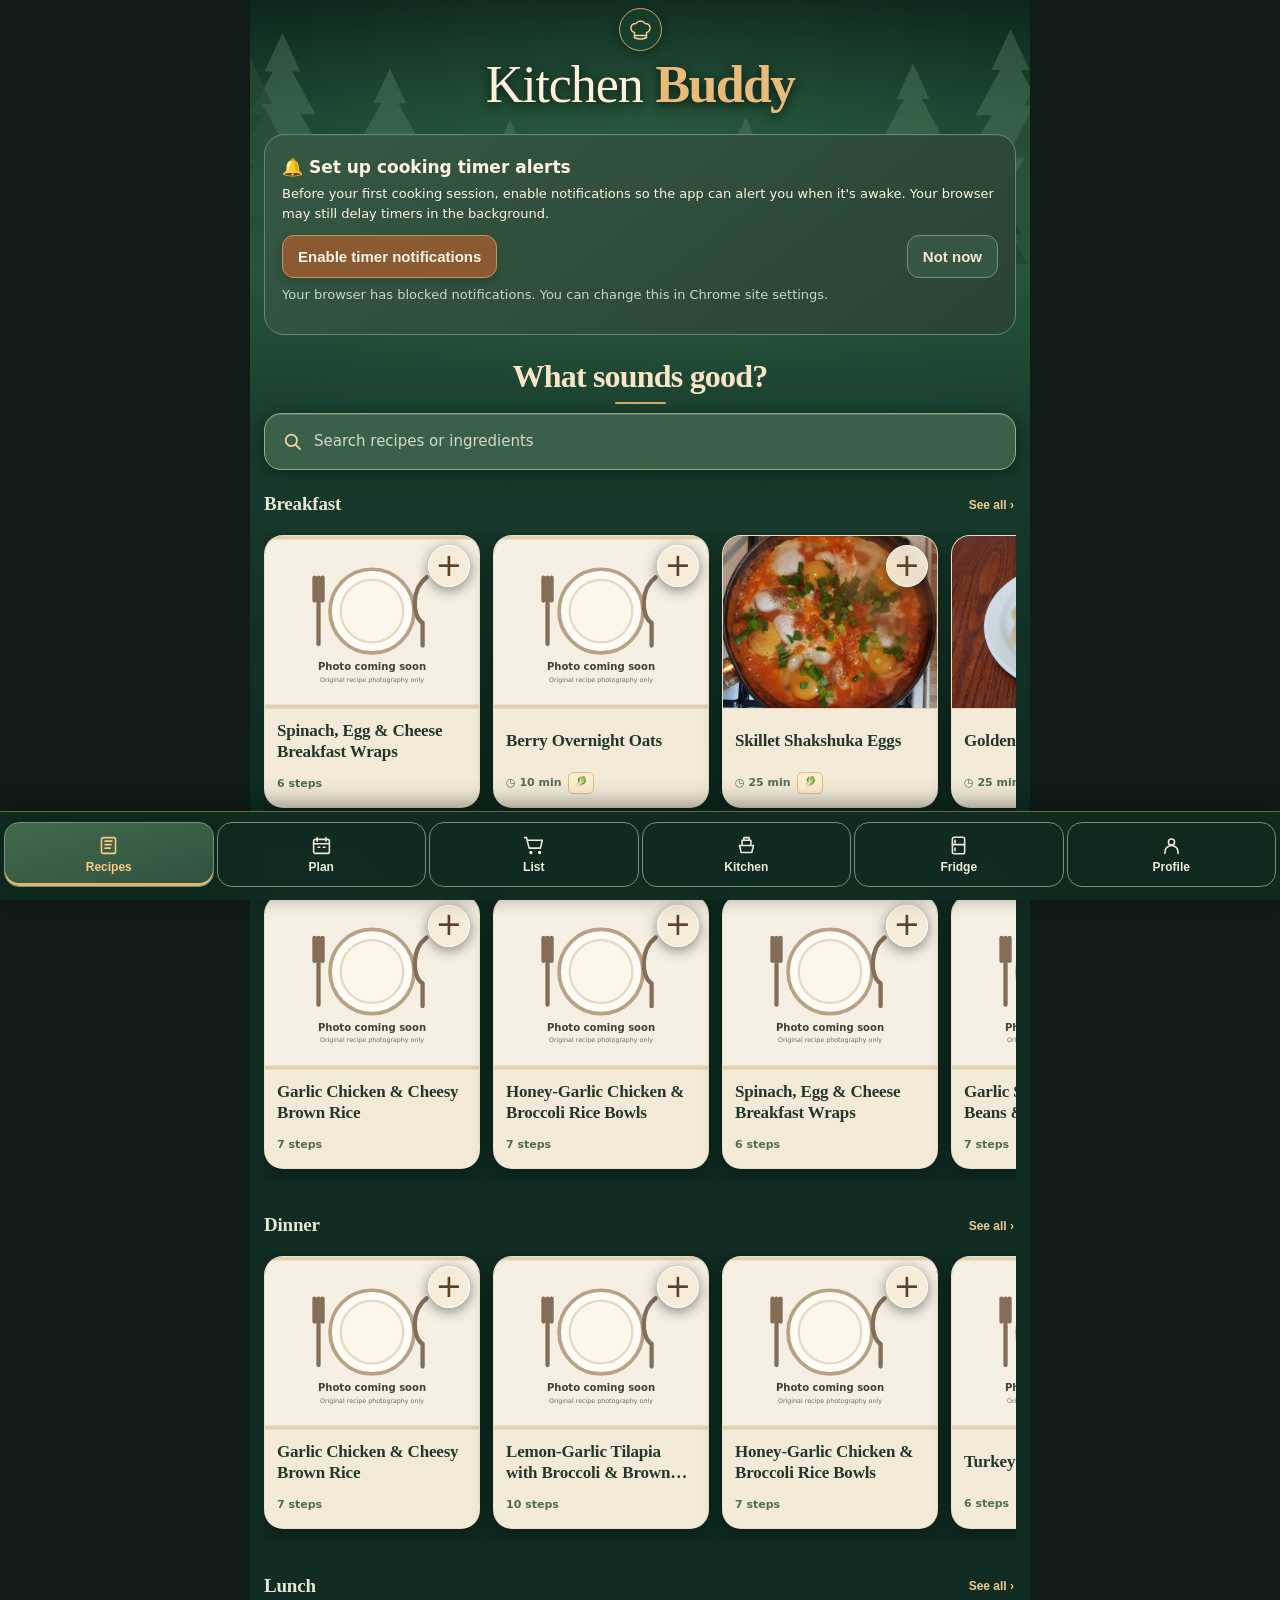
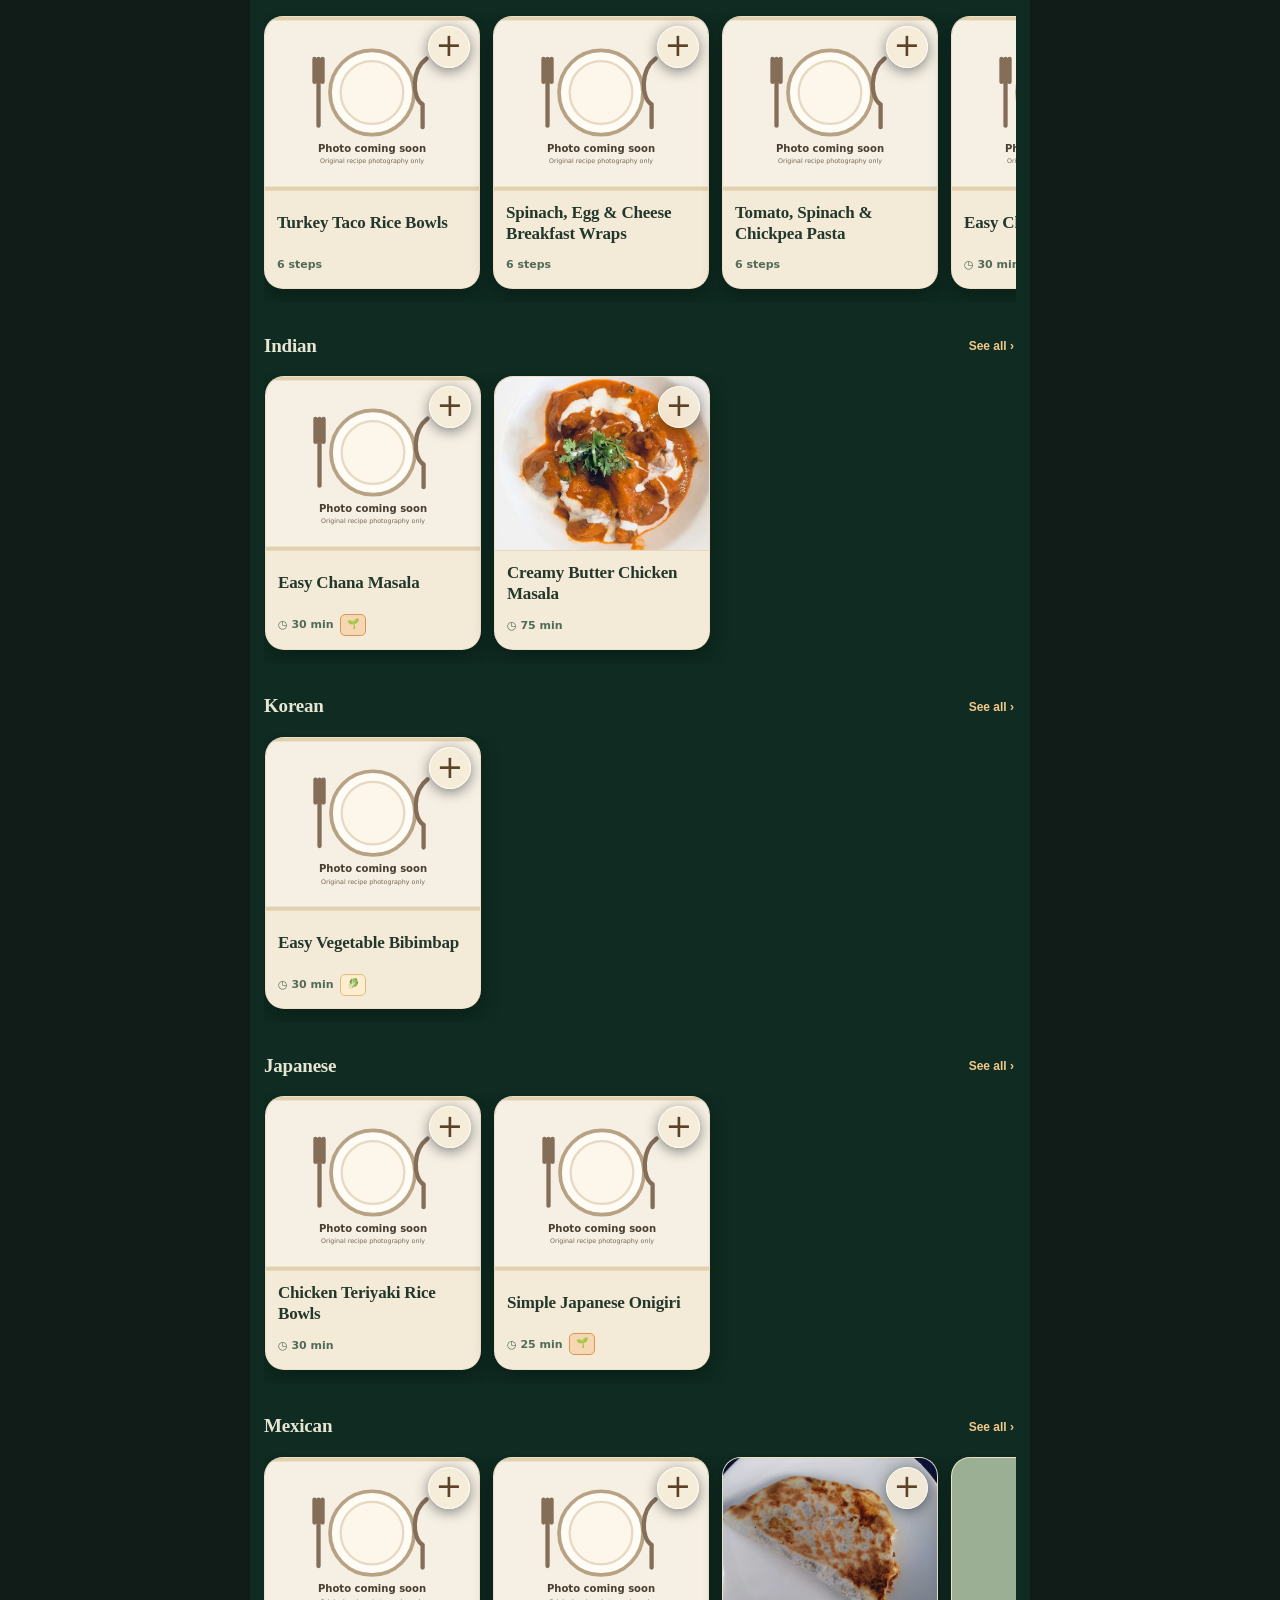
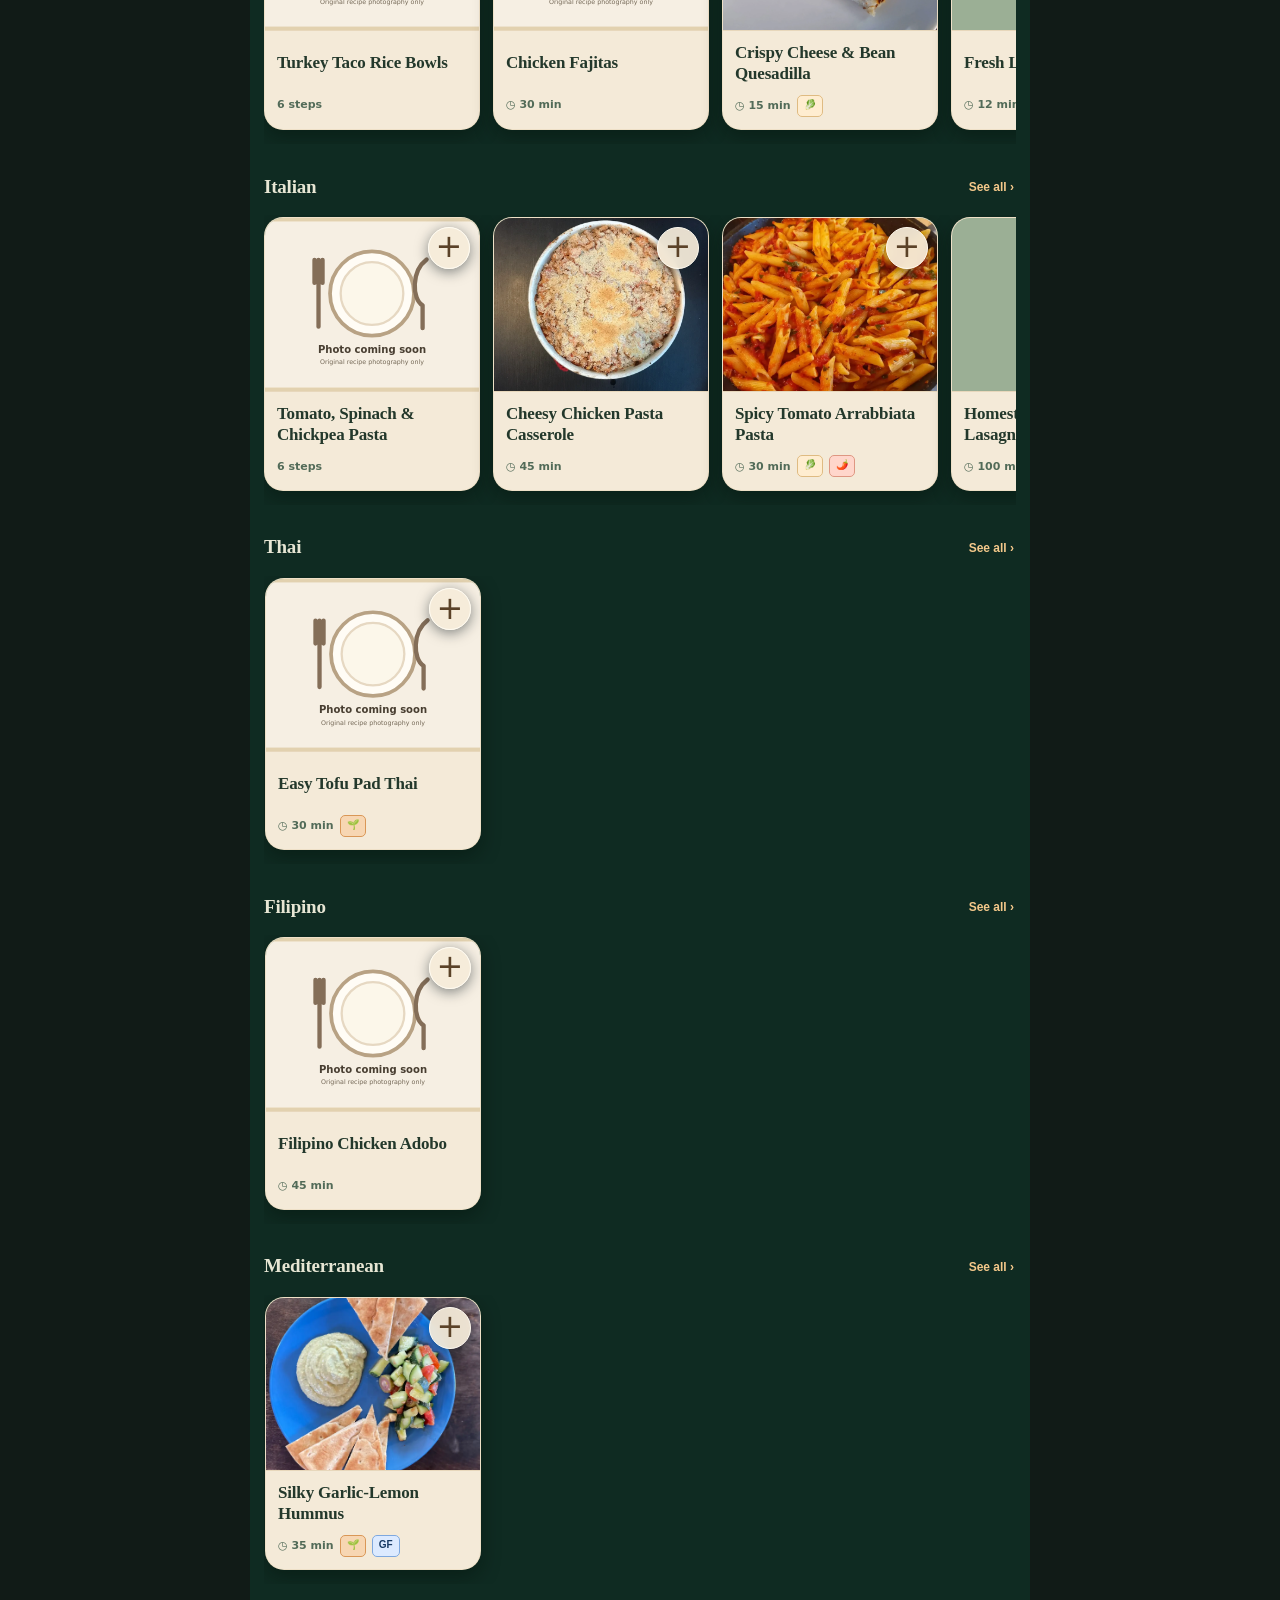
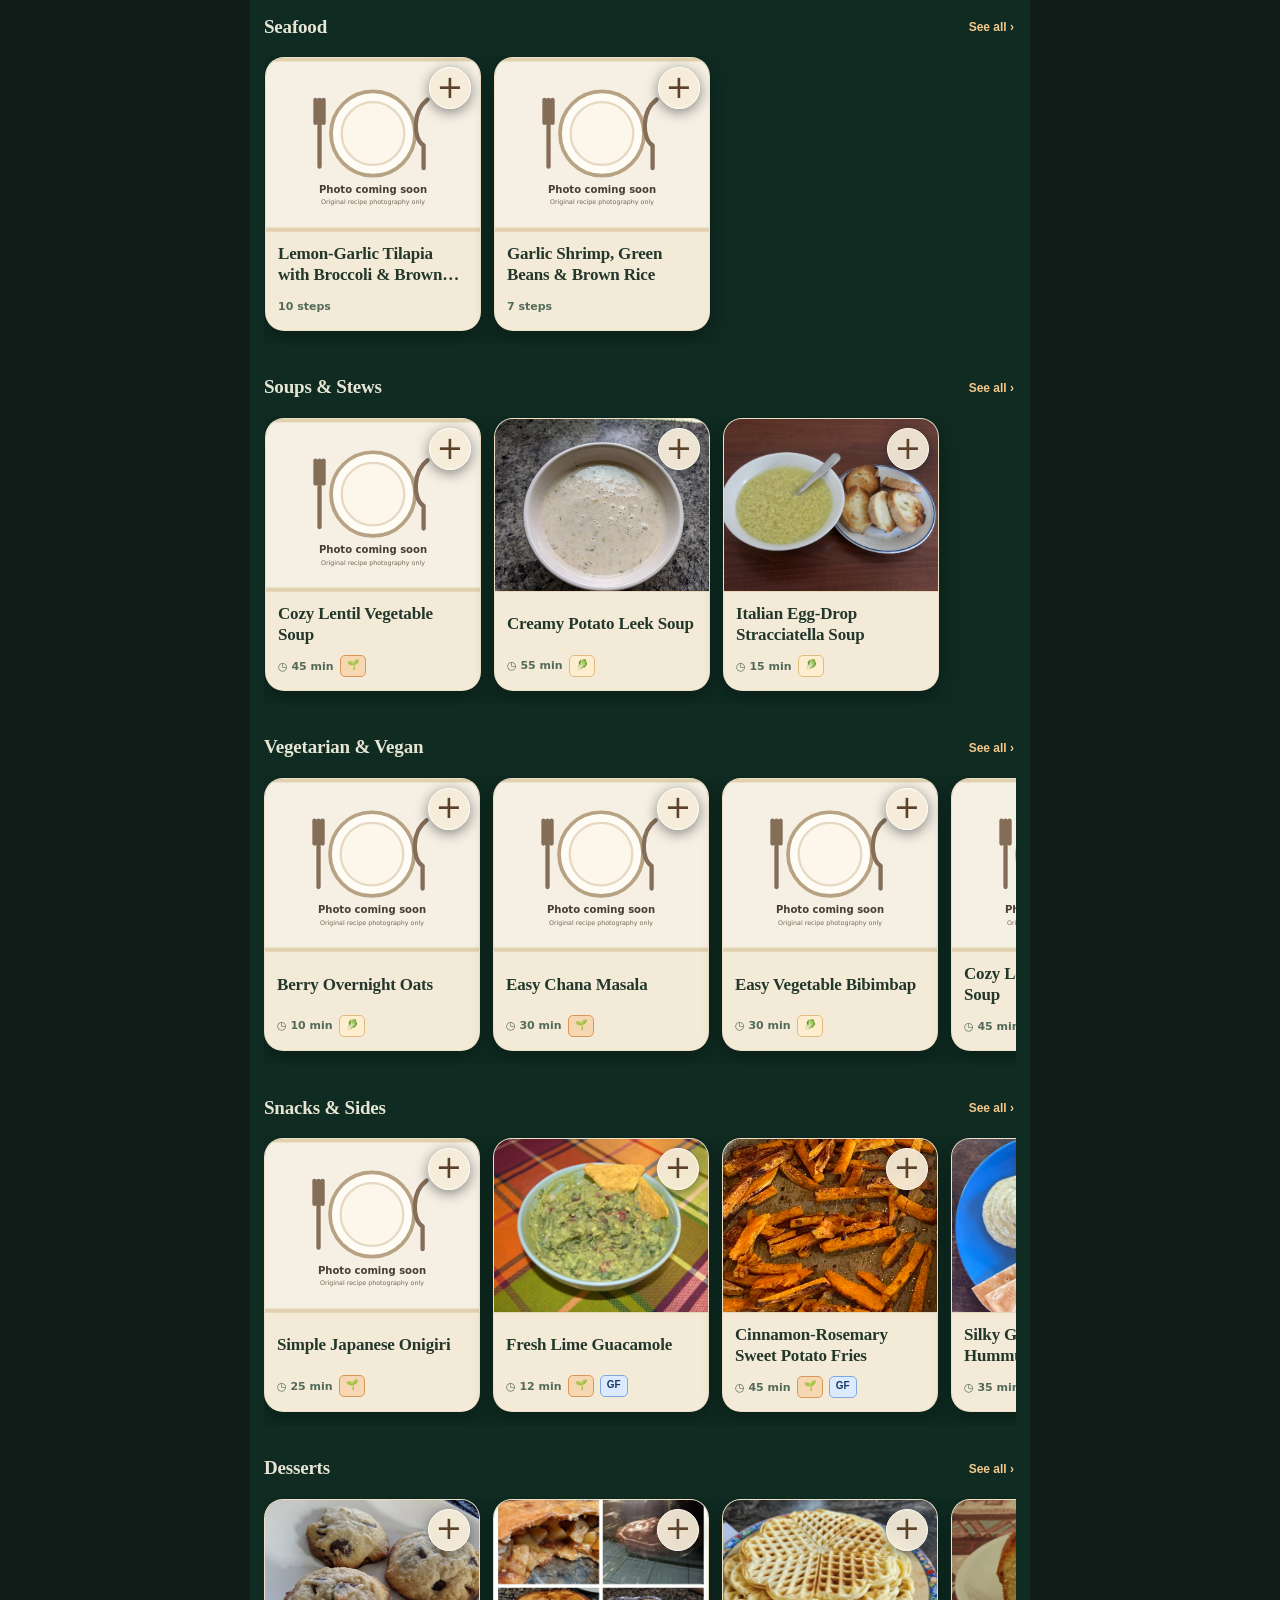
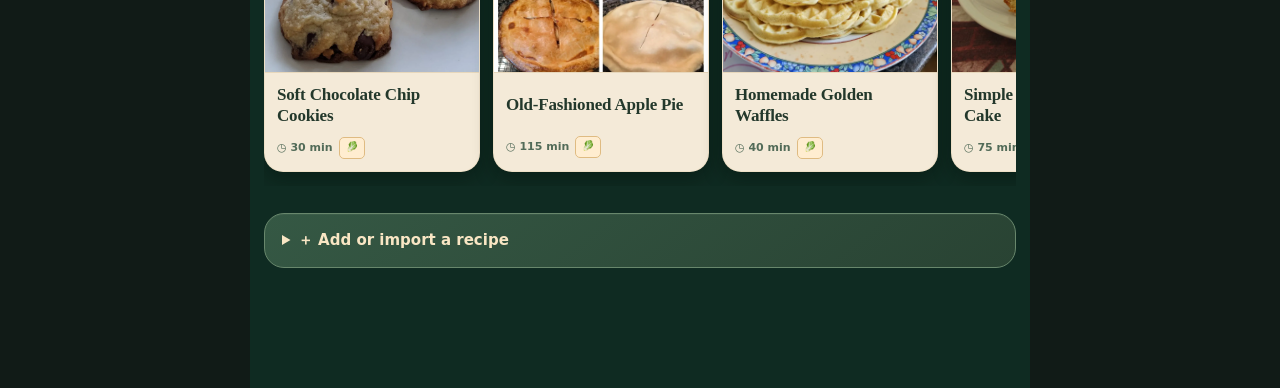
<file: preview-1-2/index.html>
<!doctype html><html lang="en"><head><meta charset="utf-8"><meta name="viewport" content="width=device-width,initial-scale=1"><meta name="theme-color" content="#0f2b22"><title>Kitchen Buddy — Forest Cabin</title><style>
:root{font-family:system-ui,-apple-system,sans-serif;color:#f2f6f1;background:#111b17}*{box-sizing:border-box}body{margin:0;max-width:780px;margin-inline:auto;padding:14px 14px 95px}h1{font-size:25px;margin:6px 0}h2{font-size:21px}h3{font-size:17px;margin:5px 0}p{line-height:1.5}.muted{color:#b5c4b8}.small{font-size:13px}.panel{background:#1d2b24;border:1px solid #35473a;border-radius:17px;padding:17px;margin:12px 0}.row{display:flex;gap:10px;align-items:center;justify-content:space-between}.wrap{flex-wrap:wrap}.btn{border:0;border-radius:12px;background:#b5e5a7;color:#162418;padding:12px 15px;font-weight:750;font-size:15px;cursor:pointer}.btn.secondary{background:#34483a;color:#f1f5f0}.btn.danger{background:#663c3c;color:white}.btn:disabled{opacity:.4}input,textarea,select{background:#142019;border:1px solid #536558;border-radius:10px;padding:11px;color:white;font:inherit;max-width:100%;width:100%}textarea{min-height:130px}label{display:block;margin:12px 0 5px}.tabs{display:flex;gap:7px;position:fixed;bottom:0;left:0;right:0;justify-content:center;background:#111b17;padding:10px 8px 15px;border-top:1px solid #35473a;z-index:3}.tabs button{font-size:13px;flex:1;max-width:180px;padding:12px 5px}.active{outline:2px solid #c9f3bc}.hide{display:none}.timer{font-size:clamp(52px,16vw,92px);font-weight:800;text-align:center;font-variant-numeric:tabular-nums;margin:8px 0}.step{white-space:pre-wrap;font-size:19px;line-height:1.55}.pill{background:#33473b;border-radius:99px;padding:5px 9px;font-size:12px}.recipe{cursor:pointer}.recipe:hover{border-color:#b5e5a7}.progress{height:7px;background:#3b5141;border-radius:10px;overflow:hidden}.progress div{height:100%;background:#b5e5a7;transition:width .2s}ul{padding-left:22px}li{margin:7px 0}.toast{position:fixed;bottom:80px;left:10%;right:10%;background:#d8f5cf;color:#142019;padding:12px;border-radius:12px;text-align:center;z-index:9;display:none}.notice{border-left:3px solid #e6c583;padding-left:12px}.icon{font-size:28px}button{touch-action:manipulation}
.cards{display:grid;grid-template-columns:repeat(2,minmax(0,1fr));gap:10px}.mealcard{background:#1d2b24;border:1px solid #35473a;border-radius:15px;overflow:hidden}.mealcard img{width:100%;height:125px;object-fit:cover;background:#304c3b}.mealbody{padding:10px}.mealbody h3{font-size:15px;min-height:38px}.heart{font-size:25px;background:transparent;border:0;color:#ffa2a2}.mini{padding:8px;font-size:12px}.actions{display:flex;gap:5px;flex-wrap:wrap}.filters{display:flex;gap:5px;flex-wrap:wrap;margin:12px 0}.filters button{padding:9px;font-size:12px}.item{padding:12px 0;border-bottom:1px solid #35473a}.tag{font-size:12px;color:#b5c4b8}.alert-setup{border:1px solid #b5e5a7;background:#243729}.alert-setup p{margin:7px 0 12px}.alarm-settings{display:flex;gap:8px;align-items:end;flex-wrap:wrap}.alarm-settings label{flex:1;min-width:145px;margin:0}.alarm-settings select{margin-top:6px}.timer-tools-info{line-height:1.45}.alarmbanner{position:fixed;bottom:83px;left:max(9px,calc((100vw - 780px)/2));right:max(9px,calc((100vw - 780px)/2));background:#f3e3b6;color:#1e2b20;padding:13px;border:2px solid #ba8b31;border-radius:14px;z-index:8;box-shadow:0 5px 28px #0008;align-items:center;justify-content:space-between;gap:12px}.alarmbanner:not(.hide){display:flex}.alarmbanner p{margin:4px 0;font-size:13px}.alarmbanner strong{font-size:17px}.alarmstop{background:#20382b;color:#fff;min-width:130px;min-height:52px;font-size:17px}

/* v1.6 visual preview — styled without modifying saved data or timer code */
:root{--peach:#fbd9ac;--mint:#b5e5a7}
body{background:radial-gradient(ellipse at 30% -210px,#31573c 0,transparent 440px),#111b17;padding-bottom:calc(100px + env(safe-area-inset-bottom))}
header{margin-bottom:8px}header h1{letter-spacing:-.7px}header .pill{font-size:11px;max-width:155px;text-align:center}
.eyebrow{font-size:11px;letter-spacing:1.55px;font-weight:800;color:var(--peach)}
.library-intro{padding:10px 4px 2px}.library-intro h2{font-size:clamp(25px,6vw,32px);margin:7px 0;line-height:1.15;letter-spacing:-.6px}.library-intro p{margin:8px 0 14px}
.filters{gap:8px;overflow-x:auto;white-space:nowrap;flex-wrap:nowrap;scrollbar-width:none}.filters button{flex:none;border-radius:30px;min-height:42px;padding:9px 15px;border:1px solid #516957}
.cards{gap:12px}.mealcard{border-radius:18px;background:#22362a;box-shadow:0 5px 20px #0004}.mealcard img{height:160px}.mealbody{padding:12px}.mealbody h3{font-size:16px}.mealbody .actions{gap:7px}.mealbody .actions .btn{min-height:39px}
.import-panel{margin:20px 0;border-style:dashed}.import-panel summary{font-size:15px;cursor:pointer;font-weight:800}.import-inner{padding-top:9px}
.cook-heading{margin:10px 0 14px}.cook-heading h2{margin:5px 0;font-size:21px}.cook-heading .btn{font-size:13px;white-space:nowrap}
.step-panel{background:linear-gradient(145deg,#2b4536,#1b2c23 76%);border-color:#516b54;padding:19px;box-shadow:0 10px 24px #0003}.step-panel h3{font-size:clamp(22px,5.7vw,28px);line-height:1.25;margin:19px 0 10px;color:#fff3d8}.step{font-size:clamp(17px,4.5vw,19px);line-height:1.6}
#stepNumber{background:var(--mint);color:#203a28;font-weight:800;padding:7px 10px}.progress{height:6px;margin:14px 0;background:#435e49}.progress div{background:linear-gradient(90deg,#b5e5a7,#f8d8a7)}
.timer-face{background:#13251c;border:1px solid #3e5947;border-radius:17px;margin:16px 0 12px;padding:12px;text-align:center}.timer{margin:0;font-size:clamp(50px,13vw,76px);color:#ffe1b4;line-height:1.15}.timer-face p{margin:7px 0 1px}
.timer-actions{display:grid;grid-template-columns:1.4fr 1fr;gap:7px}.timer-actions .btn{min-height:46px;padding:8px 10px;font-size:13px}
.timer-settings{padding:0;margin:12px 0;overflow:hidden}.timer-settings summary{padding:16px;font-weight:750;cursor:pointer}.timer-settings summary::after{content:'⌄';float:right}.settings-inner{padding:0 16px 16px}
.cook-nav{position:sticky;bottom:calc(83px + env(safe-area-inset-bottom));z-index:2;padding:9px;border:1px solid #587259;background:#1a3328f0;backdrop-filter:blur(14px);border-radius:16px;margin:14px 0;box-shadow:0 6px 19px #0005}
.cook-nav .btn{flex:1;min-height:53px}.cook-nav #nextBtn{flex:1.6;font-size:15px}
.tabs{background:#14271eea;backdrop-filter:blur(14px);padding-bottom:calc(10px + env(safe-area-inset-bottom))}.tabs button{background:transparent!important;min-height:53px;border-radius:13px}.tabs button.active{outline:none;background:#3d5b42!important}
button:focus-visible,summary:focus-visible{outline:3px solid var(--peach);outline-offset:2px}
@media(min-width:600px){.cards{grid-template-columns:repeat(3,minmax(0,1fr))}}

#recipeSearch{height:50px;background:#213729;border:1px solid #4c6851;border-radius:15px;padding:13px 14px;margin:4px 0 13px}
.filters button.selected{background:#b5e5a7!important;color:#1a3121!important;border-color:#b5e5a7}
#recipeCount{font-weight:750;margin:0 4px 10px;font-size:12px}
.mealcard{display:flex;flex-direction:column;min-width:0;overflow:hidden}.photo-wrap{position:relative;aspect-ratio:4/3;background:#385440}.photo-open{border:0;display:block;padding:0;width:100%;height:100%;background:transparent;cursor:pointer}
.photo-open img{width:100%;height:100%;object-fit:cover;display:block}.photo-wrap .heart{position:absolute;right:8px;top:8px;border:1px solid #ffffff5c;width:39px;height:39px;border-radius:50%;background:#172d20c8;color:#fff;display:grid;place-items:center;cursor:pointer}
.photo-wrap .heart.saved{color:#ffaaaa}.meal-tag{position:absolute;bottom:8px;left:8px;background:#13271adf;color:#f0f6ed;padding:5px 7px;font-weight:850;font-size:10px;border-radius:7px}
.mealbody{display:flex;flex-direction:column;flex:1;gap:8px}.meal-title{border:0;background:transparent;color:#f3f8f1;text-align:left;padding:0;cursor:pointer}.meal-title h3{font-size:16px;line-height:1.25;min-height:38px;margin:0;display:-webkit-box;-webkit-box-orient:vertical;-webkit-line-clamp:2;overflow:hidden}
.meal-desc{font-size:12px;line-height:1.4;margin:0;max-height:34px;overflow:hidden;color:#b6c8b9}.meal-meta{margin-top:auto;color:#f7d8ae;font-size:11px;font-weight:650}
.meal-actions{display:grid;grid-template-columns:1fr 1fr;gap:7px}.meal-actions .btn{min-height:37px;padding:8px 6px;font-size:12px}.meal-actions .start-cooking{grid-column:1/-1;font-size:14px;min-height:44px}
.photo-choice{cursor:pointer;display:grid;place-items:center;font-size:12px;border:1px solid #506452;background:#2f493a;border-radius:10px;min-height:37px}.photo-choice input{display:none}
@media(max-width:350px){.mealbody{padding:9px}.meal-title h3{font-size:14px}}
</style><link rel="stylesheet" href="./buddy-v2.css?v=24"><link rel="stylesheet" href="./library-rows-v2.css?v=1"><link rel="stylesheet" href="./ui-polish.css?v=7"><link rel="stylesheet" href="./forest-cabin.css?v=7"></head><body><header class="row cb-app-brand" aria-label="Kitchen Buddy"><div class="kb-brand-emblem" aria-hidden="true"><svg viewBox="0 0 36 36" fill="none" stroke="currentColor" stroke-width="1.9" stroke-linejoin="round" stroke-linecap="round"><path d="M10 22c-7-2-6-12 2-12a7 7 0 0 1 12 0c8 0 9 10 2 12"/><path d="M10 22v7c5 2 11 2 16 0v-7"/><path d="M10 26h16"/></svg></div><h1><span class="kb-brand-kitchen">Kitchen</span><span class="kb-brand-buddy">Buddy</span></h1></header><main><section id="home"><div class="panel alert-setup" id="timerSetupPanel" style="display:none">
<h3>🔔 Set up cooking timer alerts</h3><p class="small">Before your first cooking session, enable notifications so the app can alert you when it's awake. Your browser may still delay timers in the background.</p>
<div class="row wrap"><button class="btn" onclick="enableTimerNotifications()">Enable timer notifications</button><button class="btn secondary" onclick="dismissTimerSetup()">Not now</button></div>
<p class="small muted" id="timerSetupStatus"></p>
</div><div class="kb-home-tools"><div class="library-intro"><h2>What sounds good?</h2></div></div><div id="kbSearchField" class="kb-search-field"><svg class="kb-search-leading" aria-hidden="true" viewBox="0 0 24 24" fill="none" stroke="currentColor" stroke-width="2" stroke-linecap="round"><circle cx="10.7" cy="10.7" r="6.5"/><path d="m15.5 15.5 5.1 5.1"/></svg><input id="recipeSearch" type="search" oninput="renderRecipes()" placeholder="Search recipes or ingredients" aria-label="Search recipes or ingredients"></div><div id="recipeCount" class="muted small" hidden aria-hidden="true"></div><div id="recipes" class="cards"></div><details class="panel import-panel"><summary>＋ Add or import a recipe</summary><div class="import-inner"><p class="small muted">Paste recipe JSON from ChatGPT. Imported recipes are saved on this device.</p><textarea id="importText" placeholder='Paste a Cooking Buddy recipe JSON here'></textarea><button class="btn" onclick="importRecipe()">Import recipe</button><p class="small muted">You can also export your whole collection as a backup.</p><button class="btn secondary" onclick="exportData()">Export backup</button> <button class="btn secondary" onclick="document.getElementById('backupFile').click()">Restore backup</button><input id="backupFile" type="file" accept="application/json" class="hide" onchange="restoreData(event)"></div></details></section>
<section id="cook" class="hide"><div class="row cook-heading"><div><span class="eyebrow">LET'S COOK</span><h2 id="recipeTitle">Recipe</h2></div><button class="btn secondary" onclick="showTab('home')">← Recipes</button></div><div class="panel step-panel"><div class="row"><span class="pill" id="stepNumber"></span><span class="muted small" id="stepTime"></span></div><h3 id="stepTitle"></h3><p class="step" id="stepBody"></p><div class="progress"><div id="progress"></div></div><div id="timedOnly"><div class="timer-face"><div class="timer" id="timer">00:00</div><p id="timerStatus" class="muted small">Tap Start when ready</p></div><div class="timer-actions"><button class="btn" id="startBtn" onclick="toggleTimer()">▶ Start</button><button class="btn secondary" onclick="openFloatingTimer()">▣ Float</button><button class="btn secondary" onclick="resetTimer()">↻ Reset</button><button class="btn secondary" onclick="skipTimer()">Skip</button></div></div></div><details class="panel timer-settings" id="timerTools"><summary>⚙️ Timer sounds & notifications</summary><div class="settings-inner">
<div class="alarm-settings"><label class="small">When timer finishes<select id="alarmSound" onchange="setTimerSound(this.value)">
<option value="chime">🎵 Repeating chime (recommended)</option><option value="bell">🔔 Noticeable bell</option><option value="cub">🐻 Silly bear growl (beta)</option><option value="silent">🔕 Silent / vibration</option>
</select></label><button class="btn secondary" onclick="previewTimerSound()">▶ Test sound</button></div>
<div class="row wrap" style="margin-top:12px"><button class="btn secondary" onclick="enableTimerNotifications()">🔔 Enable notifications</button></div>
<p class="small muted timer-tools-info" id="timerFeatureStatus">When the timer ends, the sound and vibration repeat until you tap Stop alarm (while this page can run). Pinch the floating window smaller on Samsung. Sound may interact with other audio apps.</p>
<p class="small notice">Phones can suspend web timers. Use your Clock app as backup for critical cooking times.</p></div></details><div class="row cook-nav"><button class="btn secondary" onclick="changeStep(-1)">← Back</button><button class="btn" onclick="changeStep(1)" id="nextBtn">Next step →</button></div><details class="panel"><summary>🥕 Ingredients and amounts</summary><ul id="ingredients"></ul></details><p class="small muted">Timers use the clock and catch up when you return to this tab. Keep the app open for the most reliable sound alerts; phone background restrictions can silence alerts.</p></section>
<section id="shopping" class="hide"><h2>🛒 Shopping & Kitchen</h2><div class="panel"><h3>📅 Planned meals</h3><p class="small muted">Select Plan meal on a recipe to combine ingredients and subtract kitchen inventory.</p><div id="plannedMeals"></div></div><div class="panel"><h3>Shopping list</h3><p class="small muted">Tap Bought to add groceries to kitchen inventory.</p><div id="shoppingItems"></div><label>New item<input id="shopName" placeholder="Brown rice"></label><label>Quantity<input id="shopQty" type="number" min="0.01" step="any" value="1"></label><label>Unit<input id="shopUnit" placeholder="cups dry"></label><button class="btn" onclick="addShopManual()">Add to list</button></div><div class="panel"><h3>📦 Kitchen inventory</h3><div id="inventoryItems"></div></div></section><section id="fridge" class="hide"><h2>🧊 My Fridge</h2><div class="panel"><h3>Add leftovers</h3><label>Food name<input id="foodName" placeholder="Cooked brown rice"></label><label>Date cooked / refrigerated<input id="foodDate" type="date"></label><label>Recommended use-within (days)<input id="foodDays" type="number" min="1" max="30" value="3"></label><label>Notes (optional)<input id="foodNotes" placeholder="About ½ cup"></label><button class="btn" onclick="addFood()">Save leftovers</button><p class="small muted notice">Dates are reminders, not guarantees of safety. Refrigerate promptly at 40°F / 4°C or below. Most cooked leftovers keep 3–4 days; use a shorter window when appropriate. Reheat rice thoroughly.</p></div><div id="foods"></div></section><section id="settings" class="hide"><h2>⚙️ About Cooking Buddy</h2><div class="panel"><p>Built for quick, detailed cooking instructions and a simple food inventory.</p><p>Everything is saved locally in this browser. Clearing browser storage may delete recipes and leftovers, so export backups regularly.</p><p>For new recipes, ask ChatGPT: <strong>“Make this into Cooking Buddy recipe JSON with ingredients and timed steps.”</strong> Then paste it into the import box.</p><p>Timer alerts require your phone to allow sound and may not fire while the browser is suspended. This app doesn't connect directly to your ChatGPT conversation.</p></div></section></main><nav class="tabs"><button class="btn secondary" data-tab="home" onclick="showTab('home')">📖 Recipes</button><button class="btn secondary" data-tab="cook" onclick="showTab('cook')">⏱️ Cook</button><button class="btn secondary" data-tab="shopping" onclick="showTab('shopping')">🛒 Shop</button><button class="btn secondary" data-tab="fridge" onclick="showTab('fridge')">🧊 Fridge</button><button class="btn secondary" data-tab="settings" onclick="showTab('settings')">⚙️ Info</button></nav><div class="alarmbanner hide" id="alarmBanner" role="alert" aria-live="assertive"><div><strong>⏰ Cooking timer is done!</strong><p id="alarmBannerMessage">Your timer finished. Check your food.</p></div><button class="btn alarmstop" id="alarmStopBtn" onclick="acknowledgeAlarm()">■ Stop alarm</button></div><div id="toast" class="toast" role="status"></div><script>
const starter={id:'garlic-chicken-rice',name:'Garlic Chicken & Cheesy Brown Rice',description:'Our first dinner ❤️ • precooked chicken • about 15 minutes',ingredients:['4–6 oz precooked grilled chicken strips','1–2 cups frozen broccoli','½–¾ cup cooked brown rice (microwave rice is fine)','2 tbsp shredded cheese','1 tsp unsalted butter','2 tbsp water','¼ tsp garlic powder','¼ tsp paprika','Pinch of black pepper'],steps:[{title:'Get everything ready',body:'Put the precooked chicken, frozen broccoli, rice, cheese, butter, seasonings, skillet, lid, and measuring spoons on the counter. Wash your hands. If using raw chicken instead, this recipe needs different cooking instructions.',seconds:0},{title:'Steam the broccoli',body:'Put 1–2 cups of frozen broccoli in the skillet. Add 2 tablespoons water. Cover with a lid and set the stove to medium heat. Steam for about 4–5 minutes until hot and fork-tender. Check and add a splash of water if the pan dries out.',seconds:300},{title:'Warm and season the chicken',body:'Remove the lid carefully (watch for steam). Add 4–6 oz precooked chicken strips, 1 teaspoon unsalted butter, ¼ teaspoon garlic powder, ¼ teaspoon paprika, and a pinch of black pepper. Stir over medium heat until the chicken is steaming hot throughout, about 2–3 minutes.',seconds:180},{title:'Prepare the brown rice',body:'Microwave the brown rice according to the package directions, including any venting instructions. Measure out ½–¾ cup cooked rice. Put unused cooked rice in the refrigerator promptly; ideally cool it quickly in a shallow container.',seconds:0},{title:'Mix the rice into the skillet',body:'Turn the heat to low. Add the hot cooked brown rice to the chicken and broccoli. Stir gently for about 1 minute so everything is evenly mixed and hot.',seconds:60},{title:'Melt the cheese',body:'Sprinkle 2 tablespoons shredded cheese over the skillet. Turn off the burner, cover the pan, and let the cheese melt for 30–60 seconds. Remove the lid and check the cheese.',seconds:60},{title:'Serve and store leftovers',body:'Serve your dinner and enjoy! Refrigerate leftovers promptly in shallow containers, preferably within 1 hour for rice. For refrigerated cooked leftovers, plan to eat within 3–4 days, or freeze. Add them in the My Fridge tab.',seconds:0}]};
const tilapiaRecipe={"id":"lemon-garlic-tilapia-broccoli-rice","name":"Lemon-Garlic Tilapia with Broccoli & Brown Rice","description":"Simple fish dinner 🐟 • 2 servings • about 25 min after thawing","ingredients":["2 plain tilapia fillets (about 12 oz total), thawed if frozen","2 cups frozen broccoli florets","1 cup cooked brown rice (microwave pouch is fine)","1 lemon (about 2 tbsp juice)","1 tbsp olive oil or other cooking oil","1 tsp unsalted butter (optional)","½ tsp garlic powder","¼ tsp paprika","⅛ tsp black pepper","Small pinch of salt (optional)","2 tbsp water for steaming the broccoli"],"items":[{"name":"plain tilapia fillets","qty":12,"unit":"oz"},{"name":"frozen broccoli","qty":2,"unit":"cup"},{"name":"cooked brown rice","qty":1,"unit":"cup"},{"name":"lemon","qty":1,"unit":"each"},{"name":"olive oil","qty":1,"unit":"tbsp"},{"name":"unsalted butter","qty":1,"unit":"tsp"},{"name":"garlic powder","qty":0.5,"unit":"tsp"},{"name":"paprika","qty":0.25,"unit":"tsp"},{"name":"black pepper","qty":0.125,"unit":"tsp"},{"name":"salt","qty":0.0625,"unit":"tsp"}],"steps":[{"title":"Thaw the tilapia safely","body":"If the fillets are frozen, thaw in the refrigerator according to package directions before cooking. For a faster option, follow the package's cold-water thawing instructions. If individually vacuum-sealed, follow the package instructions about opening or removing the packaging before thawing. Never leave fish out on the counter to thaw. Thawing time is not included in the 25-minute cooking estimate.","seconds":0},{"title":"Set out your ingredients","body":"Wash your hands. Put the thawed tilapia, broccoli, microwave brown rice, lemon, oil, seasonings, butter, a skillet with a lid, and a plate on the counter. Pat the fillets dry with a paper towel. Wash hands, utensils, and any surfaces that touch raw fish.","seconds":0},{"title":"Steam the broccoli","body":"Put 2 cups frozen broccoli and 2 tablespoons water in your skillet. Cover with a lid and cook on medium heat for about 4–5 minutes. Lift the lid away from your face to avoid steam. The broccoli should be hot and fork-tender. Transfer to a clean plate and cover loosely to keep warm; wipe the skillet if needed.","seconds":300},{"title":"Heat the brown rice","body":"Microwave the brown rice according to the package directions, including any venting instructions. Measure out 1 cup cooked rice for the meal. Keep it covered and warm. Refrigerate extra cooked rice promptly.","seconds":0},{"title":"Season the fish","body":"Sprinkle both sides of the thawed tilapia with ½ teaspoon garlic powder, ¼ teaspoon paprika, ⅛ teaspoon black pepper, and a little salt if you like. Squeeze half the lemon over the fillets; save the other half for finishing.","seconds":0},{"title":"Heat the skillet","body":"Set the empty skillet over medium heat. Add 1 tablespoon oil and let it warm for about 30 seconds. The oil should shimmer gently, not smoke. Lay the fish in the pan away from you to avoid splashing.","seconds":0},{"title":"Cook the first side","body":"Cook the tilapia over medium heat without moving it for about 3–4 minutes. Use a spatula to gently lift an edge; it should release without tearing when ready. Thicker pieces may need longer. This timer is only a guide.","seconds":240},{"title":"Flip and finish the fish","body":"Carefully flip each fillet once. Cook the other side for about 3–4 minutes. Check the thickest part with a food thermometer: fish must reach 145°F (63°C). If it is under 145°F, cook another 1–2 minutes and recheck. Fully cooked fish is opaque and separates easily with a fork; use the thermometer when possible.","seconds":240},{"title":"Finish with lemon and butter","body":"Move the cooked fish onto a clean plate (not the plate that held raw fish). Turn the heat to low or off. Add 1 teaspoon butter, if using, and squeeze in the remaining lemon juice. Stir in the warm skillet for about 30–60 seconds, then spoon over the fish.","seconds":60},{"title":"Plate dinner and store leftovers","body":"Put half the rice and broccoli on each plate. Add a tilapia fillet and a little lemon sauce. Enjoy! Refrigerate leftovers promptly in shallow containers, within 2 hours of cooking (within 1 hour if above 90°F outside). Eat refrigerated cooked fish within 3–4 days; keep cooked rice chilled promptly. Use My Fridge to track them.","seconds":0}],"recipeVersion":3};const timerTestRecipe={"id":"mochis-five-second-timer-test","name":"Mochi's 5-Second Kitchen Test 🐱","description":"🧪 Test only • 5 seconds • no ingredients, cooking, or shopping required","ingredients":["No groceries required! 🐾","This is a timer test—not a real cooking recipe."],"steps":[{"title":"🐻 Wake the tiny bear!","body":"Set your timer sound to Cute bear roar, then tap ▶ Start. Wait five seconds. Did you hear the roar? If you want, open the floating timer and switch to another app, then try again. Android may delay sounds and notifications in the background.","seconds":5},{"title":"Check the result","body":"Did you hear a cute roar, bell or chime? Did the notification appear? Did the floating countdown keep updating? Tell Babycakes what worked and what didn't! This recipe is just for testing, so there is nothing to cook.","seconds":0}]};const testKitchenRecipes=[{"id":"easy-honey-garlic-chicken-broccoli-rice","name":"Honey-Garlic Chicken & Broccoli Rice Bowls","description":"Easy skillet dinner 🍯 • 2 servings • about 25–30 min","servings":2,"category":"Dinner","ingredients":["12 oz boneless skinless chicken breast, cut into 1-inch pieces","2 cups frozen broccoli","1 cup cooked brown rice, such as microwave rice","1 tbsp soy sauce","1 tbsp honey","1 tsp rice vinegar","1 tbsp olive oil","½ tsp garlic powder","1 tbsp water"],"items":[{"name":"boneless skinless chicken breast","qty":12,"unit":"oz"},{"name":"frozen broccoli","qty":2,"unit":"cup"},{"name":"cooked brown rice","qty":1,"unit":"cup"},{"name":"soy sauce","qty":1,"unit":"tbsp"},{"name":"honey","qty":1,"unit":"tbsp"},{"name":"rice vinegar","qty":1,"unit":"tsp"},{"name":"olive oil","qty":1,"unit":"tbsp"},{"name":"garlic powder","qty":0.5,"unit":"tsp"}],"steps":[{"title":"Prepare your workspace","body":"Wash your hands. Get a cutting board, knife, skillet, spatula, small bowl and food thermometer ready. Keep raw chicken away from rice and vegetables. Cut the chicken into roughly 1-inch pieces, then wash hands and clean surfaces.","seconds":0},{"title":"Mix the sweet garlic sauce","body":"In a small bowl, stir together 1 tablespoon soy sauce, 1 tablespoon honey, 1 teaspoon rice vinegar, ½ teaspoon garlic powder and 1 tablespoon water. Set this beside the stove.","seconds":0},{"title":"Get broccoli steaming","body":"Put the frozen broccoli in a covered microwave-safe bowl with a splash of water; cook according to its package instructions until steaming hot and tender. Start the chicken while it cooks. Use a clean fork for the broccoli.","seconds":0},{"title":"Cook the chicken pieces","body":"Heat 1 tablespoon olive oil in a skillet over medium heat. Add chicken in one layer. Cook about 5–7 minutes, turning the pieces so all sides brown. Check the largest piece with a food thermometer: chicken must reach 165°F (74°C). Continue cooking and checking if needed.","seconds":420},{"title":"Coat in honey-garlic sauce","body":"Turn the heat down to medium-low. Pour the sauce over the cooked chicken. Stir for 1–2 minutes until glossy and heated through. Honey can burn quickly, so keep stirring and lower the heat if it sizzles too hard.","seconds":120},{"title":"Warm the rice","body":"Heat the precooked brown rice according to its package instructions. Measure 1 cup for the meal and keep it covered until serving. Refrigerate extra cooked rice promptly.","seconds":0},{"title":"Assemble two bowls","body":"Divide warm rice and broccoli between two bowls. Top with honey-garlic chicken and any sauce left in the skillet. Refrigerate leftovers promptly, within 2 hours.","seconds":0}],"recipeVersion":1},{"id":"easy-turkey-taco-rice-bowls","name":"Turkey Taco Rice Bowls","description":"Flavorful taco bowls 🌮 • 2 servings • about 25 min","servings":2,"category":"Dinner","ingredients":["12 oz raw ground turkey","1 bell pepper, diced","½ cup drained canned black beans","½ cup frozen corn","1 cup cooked brown rice","½ cup salsa","¼ cup shredded cheese","1 tbsp taco seasoning","1 tsp olive oil"],"items":[{"name":"ground turkey","qty":12,"unit":"oz"},{"name":"bell pepper","qty":1,"unit":"each"},{"name":"black beans","qty":0.5,"unit":"cup"},{"name":"frozen corn","qty":0.5,"unit":"cup"},{"name":"cooked brown rice","qty":1,"unit":"cup"},{"name":"salsa","qty":0.5,"unit":"cup"},{"name":"shredded cheese","qty":0.25,"unit":"cup"},{"name":"taco seasoning","qty":1,"unit":"tbsp"},{"name":"olive oil","qty":1,"unit":"tsp"}],"steps":[{"title":"Prepare bowls and toppings","body":"Get out a skillet, spatula, can opener, strainer, knife and two bowls. Dice the bell pepper, drain and rinse black beans, and measure the corn, salsa, rice and cheese.","seconds":0},{"title":"Heat your rice","body":"Warm the precooked brown rice following its package directions. Use 1 cup total for two bowls. Keep warm while you cook the turkey.","seconds":0},{"title":"Brown the ground turkey","body":"Warm 1 teaspoon olive oil in a skillet over medium heat. Add 12 oz ground turkey and the diced pepper. Break the turkey into small pieces and cook for roughly 7–9 minutes, stirring frequently. The turkey must reach 165°F (74°C) throughout.","seconds":540},{"title":"Add taco flavor","body":"Sprinkle 1 tablespoon taco seasoning over the fully cooked turkey. Add 2 tablespoons water and stir for 1–2 minutes, until the mixture smells fragrant and coats the meat.","seconds":120},{"title":"Warm the beans and corn","body":"Stir in ½ cup black beans and ½ cup frozen corn. Cook about 3–4 minutes until piping hot, stirring so nothing sticks.","seconds":240},{"title":"Build your taco bowls","body":"Divide rice and turkey mixture between two bowls. Spoon ¼ cup salsa over each serving, then divide the shredded cheese between them. Refrigerate leftovers promptly.","seconds":0}],"recipeVersion":1},{"id":"easy-sheet-pan-sausage-potatoes-peppers","name":"Sheet-Pan Sausage, Peppers & Potatoes","description":"Easy oven dinner 🍠 • 2 servings • about 40 min","servings":2,"category":"Dinner","ingredients":["12 oz fully cooked chicken sausage, sliced into rounds","12 oz baby potatoes, quartered","1 bell pepper, sliced","½ yellow onion, sliced","1 tbsp olive oil","1 tsp Italian seasoning","½ tsp garlic powder","Pinch of black pepper"],"items":[{"name":"fully cooked chicken sausage","qty":12,"unit":"oz"},{"name":"baby potatoes","qty":12,"unit":"oz"},{"name":"bell pepper","qty":1,"unit":"each"},{"name":"yellow onion","qty":0.5,"unit":"each"},{"name":"olive oil","qty":1,"unit":"tbsp"},{"name":"Italian seasoning","qty":1,"unit":"tsp"},{"name":"garlic powder","qty":0.5,"unit":"tsp"},{"name":"black pepper","qty":0.125,"unit":"tsp"}],"steps":[{"title":"Preheat the oven","body":"Set the oven to 425°F (218°C). Put a sturdy rimmed baking sheet, knife, cutting board, mixing bowl and spatula on the counter. This recipe uses fully cooked sausage; raw sausage has different safety and timing requirements.","seconds":0},{"title":"Cut the vegetables","body":"Wash the potatoes and pepper. Quarter the baby potatoes into similarly sized pieces, then slice one bell pepper and half a yellow onion. Keep pieces reasonably even so they roast together.","seconds":0},{"title":"Season the sheet pan","body":"Toss the potatoes, pepper and onion with 1 tablespoon olive oil, 1 teaspoon Italian seasoning, ½ teaspoon garlic powder and a pinch of pepper. Spread in one layer; avoid piling up the vegetables.","seconds":0},{"title":"Start roasting potatoes and vegetables","body":"Roast at 425°F for 15 minutes. You can prepare and slice the fully cooked sausage while the vegetables begin to soften.","seconds":900},{"title":"Add sausage and finish roasting","body":"Carefully pull out the baking sheet. Turn the vegetables, then scatter on 12 oz sliced fully cooked chicken sausage. Return to the oven for about 12–15 minutes. The potatoes should be fork-tender and browned, and the sausage heated through. Check the package for specific reheating directions.","seconds":900},{"title":"Serve and store","body":"Divide the sausage and vegetables between two plates. Use oven mitts when handling the sheet pan. Refrigerate leftovers promptly, within 2 hours.","seconds":0}],"recipeVersion":1},{"id":"easy-spinach-egg-cheese-wraps","name":"Spinach, Egg & Cheese Breakfast Wraps","description":"Quick breakfast or dinner 🥚 • 2 wraps • about 15 min","servings":2,"category":"Dinner","ingredients":["4 eggs","2 cups baby spinach","2 medium flour tortillas","¼ cup shredded cheese","1 tsp olive oil","Pinch of salt and black pepper"],"items":[{"name":"eggs","qty":4,"unit":"each"},{"name":"baby spinach","qty":2,"unit":"cup"},{"name":"flour tortillas","qty":2,"unit":"each"},{"name":"shredded cheese","qty":0.25,"unit":"cup"},{"name":"olive oil","qty":1,"unit":"tsp"},{"name":"salt","qty":0.125,"unit":"tsp"},{"name":"black pepper","qty":0.125,"unit":"tsp"}],"steps":[{"title":"Get out the equipment","body":"Set out a nonstick or well-seasoned skillet, spatula, mixing bowl, fork and two plates. Wash the spinach, or use spinach labeled prewashed.","seconds":0},{"title":"Beat four eggs","body":"Crack 4 eggs into a bowl and beat them thoroughly with a fork. Add a pinch of salt and black pepper. Wash your hands after handling raw eggs.","seconds":0},{"title":"Wilt the spinach","body":"Warm 1 teaspoon olive oil in the skillet over medium-low heat. Add 2 cups spinach and stir for about 1 minute, until mostly wilted.","seconds":60},{"title":"Gently scramble the eggs","body":"Pour eggs into the skillet over the spinach. Stir gently for approximately 3–5 minutes, until the eggs are fully set, with no runny liquid. Egg dishes should reach 160°F (71°C).","seconds":300},{"title":"Melt cheese and warm tortillas","body":"Turn off the stove. Stir ¼ cup shredded cheese into the hot eggs. Warm each tortilla according to the package instructions; do not put a dry tortilla too close to an open flame.","seconds":0},{"title":"Fill, fold and enjoy","body":"Divide the eggs and spinach between two tortillas. Fold in the sides, roll each wrap firmly and enjoy warm. Refrigerate leftovers promptly.","seconds":0}],"recipeVersion":1},{"id":"easy-tomato-spinach-chickpea-pasta","name":"Tomato, Spinach & Chickpea Pasta","description":"Comforting pantry dinner 🍝 • 2 servings • about 25 min","servings":2,"category":"Dinner","ingredients":["6 oz dry whole-wheat penne or similar pasta","1 can (15 oz) chickpeas, drained and rinsed","1 cup tomato pasta sauce","2 cups baby spinach","1 tbsp olive oil","2 tbsp grated Parmesan","½ tsp garlic powder"],"items":[{"name":"whole-wheat pasta","qty":6,"unit":"oz"},{"name":"chickpeas","qty":1,"unit":"can"},{"name":"tomato pasta sauce","qty":1,"unit":"cup"},{"name":"baby spinach","qty":2,"unit":"cup"},{"name":"olive oil","qty":1,"unit":"tbsp"},{"name":"grated Parmesan","qty":2,"unit":"tbsp"},{"name":"garlic powder","qty":0.5,"unit":"tsp"}],"steps":[{"title":"Bring pasta water to a boil","body":"Fill a medium or large saucepan with water and bring it to a rolling boil. Get a colander, can opener and skillet ready. Wash your hands before starting.","seconds":0},{"title":"Cook the pasta","body":"Add 6 oz dry whole-wheat pasta to the boiling water. Follow its package timing, usually about 8–12 minutes, stirring occasionally. Start with an 8-minute reminder and taste a piece before draining.","seconds":480},{"title":"Prepare chickpeas and spinach","body":"While pasta cooks, drain and rinse a can of chickpeas. Wash the spinach if it is not prewashed. Measure out 1 cup pasta sauce and ½ teaspoon garlic powder.","seconds":0},{"title":"Warm the chickpea tomato sauce","body":"Heat 1 tablespoon olive oil in a separate skillet over medium-low heat. Add the chickpeas, 1 cup tomato sauce and garlic powder. Stir and gently simmer for about 5 minutes. Do not let the sauce splatter.","seconds":300},{"title":"Wilt the spinach into the sauce","body":"Add 2 cups baby spinach to the skillet. Stir for 1–2 minutes until wilted and the sauce is heated through.","seconds":120},{"title":"Combine and serve","body":"Drain the pasta carefully, reserving a spoonful of cooking water if the sauce is thick. Toss pasta with chickpea sauce and divide between two bowls. Sprinkle with 1 tablespoon Parmesan per bowl. Refrigerate leftovers promptly.","seconds":0}],"recipeVersion":1},{"id":"easy-garlic-shrimp-green-bean-rice","name":"Garlic Shrimp, Green Beans & Brown Rice","description":"Quick seafood dinner 🍤 • 2 servings • about 20 min after thawing","servings":2,"category":"Dinner","ingredients":["12 oz raw peeled, deveined shrimp, thawed if frozen","2 cups frozen green beans","1 cup cooked brown rice","1 lemon","1 tbsp olive oil","½ tsp garlic powder","⅛ tsp black pepper"],"items":[{"name":"raw peeled shrimp","qty":12,"unit":"oz"},{"name":"frozen green beans","qty":2,"unit":"cup"},{"name":"cooked brown rice","qty":1,"unit":"cup"},{"name":"lemon","qty":1,"unit":"each"},{"name":"olive oil","qty":1,"unit":"tbsp"},{"name":"garlic powder","qty":0.5,"unit":"tsp"},{"name":"black pepper","qty":0.125,"unit":"tsp"}],"steps":[{"title":"Thaw shrimp safely if needed","body":"If frozen, thaw shrimp according to its package directions, preferably in the refrigerator. Follow any packaging rules for cold-water thawing. The 20-minute cooking estimate starts after thawing.","seconds":0},{"title":"Get ready","body":"Set out a skillet, lid, spatula, plate, microwave-safe bowl and food thermometer if available. Wash your hands. Pat the thawed shrimp dry with paper towels and wash hands and any surfaces that touched raw seafood.","seconds":0},{"title":"Steam green beans","body":"Cook 2 cups frozen green beans in a covered microwave-safe bowl with a splash of water following the package directions, until hot and tender. You can warm rice while the beans cook.","seconds":0},{"title":"Warm rice","body":"Heat 1 cup precooked brown rice according to package directions and keep it covered and warm.","seconds":0},{"title":"Season shrimp","body":"Toss the shrimp with ½ teaspoon garlic powder, ⅛ teaspoon pepper and a small squeeze of lemon. Reserve the rest of the lemon for finishing.","seconds":0},{"title":"Cook the shrimp","body":"Heat 1 tablespoon olive oil in a skillet over medium heat. Add shrimp in one layer and cook about 2–3 minutes per side, until firm and pearly or opaque throughout; they should not be translucent. Larger shrimp may need longer. Follow package directions if different.","seconds":180},{"title":"Finish and plate","body":"Turn off the heat and squeeze remaining lemon over the shrimp. Divide the green beans and rice between two plates and top with shrimp. Refrigerate leftovers promptly.","seconds":0}],"recipeVersion":1}];const KEY='cookingBuddy_v1_2_preview';let state;try{state=JSON.parse(localStorage.getItem(KEY))}catch(e){}if(!state||!Array.isArray(state.recipes)||!Array.isArray(state.foods))state={recipes:[starter],foods:[]};if(!state.recipes.some(r=>r.id===starter.id))state.recipes.unshift(starter);if(!state.recipes.some(r=>r.id===tilapiaRecipe.id))state.recipes.push(tilapiaRecipe);if(!state.recipes.some(r=>r.id===timerTestRecipe.id))state.recipes.push(timerTestRecipe);
for(const r of testKitchenRecipes){if(!state.recipes.some(saved=>saved.id===r.id))state.recipes.push(r)}
const savedTilapia=state.recipes.find(r=>r.id===tilapiaRecipe.id);if(savedTilapia&&(Number(savedTilapia.recipeVersion)||0)<3){for(const key of ['ingredients','items','steps','description','recipeVersion'])savedTilapia[key]=tilapiaRecipe[key]}state.shopping=Array.isArray(state.shopping)?state.shopping:[];state.inventory=Array.isArray(state.inventory)?state.inventory:[];state.planned=Array.isArray(state.planned)?state.planned:[];state.shopping=state.shopping.filter(x=>!(['garlic powder','paprika','black pepper'].includes(String(x.name).trim().toLowerCase())&&!x.seasoning&&x.unit!=='jar'&&x.manual!==true));const originalStarter=state.recipes.find(r=>r.id===starter.id);if(originalStarter&&!Array.isArray(originalStarter.items))originalStarter.items=[{name:"precooked grilled chicken",qty:5,unit:"oz"},{name:"frozen broccoli",qty:1.5,unit:"cup"},{name:"cooked brown rice",qty:0.625,unit:"cup"},{name:"shredded cheese",qty:2,unit:"tbsp"},{name:"unsalted butter",qty:1,unit:"tsp"},{name:"garlic powder",qty:0.25,unit:"tsp"},{name:"paprika",qty:0.25,unit:"tsp"},{name:"black pepper",qty:0.0625,unit:"tsp"}];function save(){localStorage.setItem(KEY,JSON.stringify(state))}save();let active=0,step=0,remaining=0,deadline=null,running=false,interval=null;const $=id=>document.getElementById(id);function toast(msg){$('toast').textContent=msg;$('toast').style.display='block';setTimeout(()=>$('toast').style.display='none',3000)}function showTab(tab){for(const id of ['home','cook','shopping','fridge','settings'])$(id).classList.toggle('hide',id!==tab);document.querySelectorAll('[data-tab]').forEach(b=>b.classList.toggle('active',b.dataset.tab===tab));if(tab==='home'){renderRecipes();renderTimerSetup()}if(tab==='fridge')renderFoods();if(tab==='shopping'){renderShopping();renderInventory();renderPlanned()}if(tab==='cook')renderStep()}function renderRecipes(){$('recipes').innerHTML='';state.recipes.forEach((r,i)=>{const d=document.createElement('div');d.className='panel recipe';d.innerHTML=`<div class="row"><div><h3></h3><p class="muted small"></p></div><span class="icon">🍲</span></div>`;d.querySelector('h3').textContent=r.name;d.querySelector('p').textContent=r.description||`${r.steps.length} steps`;d.onclick=()=>{active=i;step=0;loadStep();showTab('cook')};$('recipes').append(d)})}function recipe(){return state.recipes[active]||state.recipes[0]}function loadStep(){acknowledgeAlarm();running=false;deadline=null;lateTimerNotice=false;alarmAcknowledged=false;remaining=recipe().steps[step].seconds;renderStep()}function renderStep(){const r=recipe(),s=r.steps[step];$('recipeTitle').textContent=r.name;$('stepNumber').textContent=`Step ${step+1} of ${r.steps.length}`;$('stepTitle').textContent=s.title;$('stepBody').textContent=s.body;$('stepTime').textContent=s.seconds?`Suggested timer: ${Math.ceil(s.seconds/60)} min`:'';$('timedOnly').classList.toggle('hide',!s.seconds);$('timerTools').classList.toggle('hide',!s.seconds);$('alarmSound').value=getTimerSound();$('progress').style.width=`${((step+1)/r.steps.length)*100}%`;$('ingredients').innerHTML='';r.ingredients.forEach(v=>{const li=document.createElement('li');li.textContent=v;$('ingredients').append(li)});$('startBtn').disabled=!s.seconds||alarmActive;$('startBtn').textContent=alarmActive?'⏰ Ringing':running?'⏸ Pause':'▶ Start';$('nextBtn').textContent=step===r.steps.length-1?'Finish ✓':'Next step →';drawTimer()}function drawTimer(){const n=Math.max(0,remaining);$('timer').textContent=`${String(Math.floor(n/60)).padStart(2,'0')}:${String(n%60).padStart(2,'0')}`;$('timerStatus').textContent=alarmActive?(lateTimerNotice?'⏰ Overdue — check food and stop alarm':'⏰ Timer finished! Stop alarm to silence'):running?'Counting down…':alarmAcknowledged?'Alarm dismissed':recipe().steps[step].seconds?'Ready when you are':'Follow this step, then tap Next'}function tick(){if(!running)return;const lateBy=Date.now()-deadline;remaining=Math.max(0,Math.ceil((deadline-Date.now())/1000));if(remaining===0){running=false;deadline=null;lateTimerNotice=lateBy>5000;startRepeatingAlarm(lateBy);toast(lateTimerNotice?'⏰ Timer overdue — check your food!':'⏰ Timer finished — stop the alarm!');notifyTimerFinished();}renderStep()}function toggleTimer(){if(!recipe().steps[step].seconds)return;if(running){remaining=Math.max(0,Math.ceil((deadline-Date.now())/1000));running=false;deadline=null}else{lateTimerNotice=false;alarmAcknowledged=false;unlockAlarmAudio();askTimerPermissionOnFirstStart();if(remaining===0)remaining=recipe().steps[step].seconds;deadline=Date.now()+remaining*1000;running=true}renderStep()}function resetTimer(){loadStep()}function skipTimer(){acknowledgeAlarm();running=false;deadline=null;remaining=0;renderStep()}function changeStep(n){if(step+n>=recipe().steps.length){running=false;finishCooking();return}step=Math.max(0,step+n);loadStep()}
/* Cooking Buddy 1.4: permissions require a user gesture, never silently request on page load. */
let lateTimerNotice=false;
let alarmActive=false,alarmAcknowledged=false,alarmLoop=null;
let alarmSoundNodes=[];
function trackAlarmNode(node){
 alarmSoundNodes.push(node);
 node.addEventListener('ended',()=>{
  const index=alarmSoundNodes.indexOf(node);
  if(index>=0)alarmSoundNodes.splice(index,1);
 },{once:true});
}
function silenceCurrentAlarmAudio(){
 for(const node of alarmSoundNodes){try{node.stop(0)}catch(e){}}
 alarmSoundNodes=[];
}
const ALARM_REPEAT_MS=4600;
function renderAlarmBanner(){
 const banner=$('alarmBanner');if(!banner)return;
 banner.classList.toggle('hide',!alarmActive);
 if(alarmActive){$('alarmBannerMessage').textContent=lateTimerNotice?'This timer ended while the browser was inactive. Check food immediately.':'Check your food, then tap Stop alarm to silence it.'}
}
function pulseCookingAlarm(){
 if(!alarmActive)return;
 playAlarm();
 try{if(navigator.vibrate)navigator.vibrate([650,200,650,200,650])}catch(e){}
}
function startRepeatingAlarm(lateBy){
 if(alarmActive)return;
 alarmActive=true;alarmAcknowledged=false;lateTimerNotice=lateBy>5000;
 renderAlarmBanner();
 pulseCookingAlarm();
 if(alarmLoop!==null)clearInterval(alarmLoop);
 alarmLoop=setInterval(()=>{if(alarmActive)pulseCookingAlarm()},ALARM_REPEAT_MS);
}
function acknowledgeAlarm(){
 const wasActive=alarmActive;
 alarmActive=false;
 if(alarmLoop!==null){clearInterval(alarmLoop);alarmLoop=null}
 silenceCurrentAlarmAudio();
 try{if(navigator.vibrate)navigator.vibrate(0)}catch(e){}
 if(wasActive)alarmAcknowledged=true;
 renderAlarmBanner();
 if(wasActive&&$('timerStatus'))drawTimer();
}
const SOUND_KEY='cookingBuddyTimerSound';
function getTimerSound(){const s=localStorage.getItem(SOUND_KEY);return ['cub','bell','chime','silent'].includes(s)?s:'chime'}
function setTimerSound(s){if(!['cub','bell','chime','silent'].includes(s))return;localStorage.setItem(SOUND_KEY,s);$('alarmSound').value=s;previewTimerSound()}
function dismissTimerSetup(){localStorage.setItem('cookingBuddyTimerIntroDismissed','1');renderTimerSetup()}
function renderTimerSetup(){
 const panel=$('timerSetupPanel');
 if(!panel)return;
 const authorized=('Notification' in window)&&Notification.permission==='granted';
 const denied=('Notification' in window)&&Notification.permission==='denied';
 const dismissed=localStorage.getItem('cookingBuddyTimerIntroDismissed')==='1';
 panel.style.display=authorized||dismissed?'none':'block';
 $('timerSetupStatus').textContent=denied?'Your browser has blocked notifications. You can change this in Chrome site settings.':'You only need to allow this once, and you can turn it off in browser settings.';
}
function askTimerPermissionOnFirstStart(){
 if(!('Notification' in window)||Notification.permission!=='default')return;
 if(localStorage.getItem('cookingBuddyTimerIntroDismissed')==='1'||localStorage.getItem('cookingBuddyTimerPrompted')==='1')return;
 localStorage.setItem('cookingBuddyTimerPrompted','1');
 enableTimerNotifications();
}
async function enableTimerNotifications(){
 const status=$('timerFeatureStatus');
 if(!('Notification' in window)||!('serviceWorker' in navigator)){
  if(status)status.textContent='This browser does not support web timer notifications.';return;
 }
 try{
  // Request permission directly in the button/Start event handler.
  const result=Notification.permission==='granted'?'granted':await Notification.requestPermission();
  if(result!=='granted'){
   if(status)status.textContent='Notifications are not enabled. Check Chrome site settings if you previously blocked them.';
   renderTimerSetup();return;
  }
  const reg=await navigator.serviceWorker.register('./timer-sw.js');
  await navigator.serviceWorker.ready;
  localStorage.setItem('cookingBuddyTimerAlerts','1');
  localStorage.setItem('cookingBuddyTimerIntroDismissed','1');
  if(status)status.textContent='✓ Notifications enabled. App must remain awake for on-time reminders. Pinch PiP smaller if needed.';
  renderTimerSetup();
  await reg.showNotification('🍳 Cooking Buddy alerts are on',{
   body:'Test alert sent. Background restrictions can still delay timer-completion alerts.',
   tag:'cooking-buddy-alert-test',icon:'../icon.svg',silent:getTimerSound()==='silent'
  });
 }catch(err){
  if(status)status.textContent='Could not enable notifications: '+String(err.message||err);
 }
}
async function notifyTimerFinished(){
 if(localStorage.getItem('cookingBuddyTimerAlerts')!=='1'||!('Notification' in window)||Notification.permission!=='granted')return;
 try{
  const reg=await navigator.serviceWorker.getRegistration('./');
  if(reg&&reg.active)await reg.showNotification('⏰ Cooking Buddy timer finished!',{
   body:recipe().name+' — '+recipe().steps[step].title,tag:'cooking-buddy-timer-finished',
   icon:'../icon.svg',silent:getTimerSound()==='silent'
  });
 }catch(err){console.warn('Timer notification could not be shown',err)}
}
/* Audio choices. Generated sound works offline; it is not a real bear recording. */
let alarmAudioCtx=null;
function unlockAlarmAudio(){
 if(getTimerSound()==='silent')return;
 try{
  const Ctx=window.AudioContext||window.webkitAudioContext;
  if(!Ctx)return;
  if(!alarmAudioCtx||alarmAudioCtx.state==='closed')alarmAudioCtx=new Ctx();
  if(alarmAudioCtx.state==='suspended')alarmAudioCtx.resume().catch(()=>{});
 }catch(e){console.warn('Audio unavailable',e)}
}
function previewTimerSound(){unlockAlarmAudio();playAlarm()}
function playAlarm(){
 const choice=getTimerSound();
 if(choice==='silent')return;
 try{
  const Ctx=window.AudioContext||window.webkitAudioContext;
  if(!Ctx)return;
  if(!alarmAudioCtx||alarmAudioCtx.state==='closed')alarmAudioCtx=new Ctx();
  if(alarmAudioCtx.state==='suspended')alarmAudioCtx.resume().catch(()=>{});
  const ctx=alarmAudioCtx,start=ctx.currentTime+0.04;
  const tone=(freq,at,duration,volume,wave='sine')=>{
   const oscillator=ctx.createOscillator(),envelope=ctx.createGain();
   oscillator.type=wave;oscillator.frequency.setValueAtTime(freq,at);
   envelope.gain.setValueAtTime(0.0001,at);
   envelope.gain.exponentialRampToValueAtTime(volume,at+0.03);
   envelope.gain.exponentialRampToValueAtTime(0.0001,at+duration);
   oscillator.connect(envelope);envelope.connect(ctx.destination);
   oscillator.start(at);oscillator.stop(at+duration+0.02);trackAlarmNode(oscillator);
  };
  if(choice==='chime'){
   for(let r=0;r<2;r++)for(let i=0;i<3;i++)tone([659,880,1047][i],start+r*1.12+i*0.3,0.43,0.14);
  }else if(choice==='bell'){
   for(let r=0;r<3;r++){const at=start+r*0.82;tone(950,at,0.42,0.2);tone(1260,at+0.04,0.36,0.085)}
  }else{
   // Three bouncy cartoon cub growls: pitch swoops + a softly filtered noisy "rrrawr".
   const buffer=ctx.createBuffer(1,Math.floor(ctx.sampleRate*0.7),ctx.sampleRate);
   const samples=buffer.getChannelData(0);
   for(let i=0;i<samples.length;i++)samples[i]=Math.random()*2-1;
   for(let n=0;n<3;n++){
    const at=start+n*0.91,dur=0.73;
    const os=ctx.createOscillator(),filter=ctx.createBiquadFilter(),gain=ctx.createGain();
    os.type='sawtooth';os.frequency.setValueAtTime(230,at);
    os.frequency.exponentialRampToValueAtTime(125,at+0.37);
    os.frequency.exponentialRampToValueAtTime(185,at+dur);
    filter.type='lowpass';filter.frequency.value=620;
    gain.gain.setValueAtTime(.0001,at);
    gain.gain.exponentialRampToValueAtTime(.145,at+.12);
    gain.gain.exponentialRampToValueAtTime(.0001,at+dur);
    os.connect(filter);filter.connect(gain);gain.connect(ctx.destination);
    os.start(at);os.stop(at+dur);trackAlarmNode(os);
    const noise=ctx.createBufferSource(),nf=ctx.createBiquadFilter(),ng=ctx.createGain();
    noise.buffer=buffer;nf.type='bandpass';nf.frequency.value=390;nf.Q.value=.75;
    ng.gain.setValueAtTime(.0001,at);
    ng.gain.exponentialRampToValueAtTime(.065,at+.1);
    ng.gain.exponentialRampToValueAtTime(.0001,at+dur);
    noise.connect(nf);nf.connect(ng);ng.connect(ctx.destination);
    noise.start(at);noise.stop(at+dur);trackAlarmNode(noise);
   }
  }
 }catch(e){console.warn('Unable to play alarm',e)}
}
let pipCanvas=null,pipVideo=null,pipDrawInterval=null;
function drawFloatingTimer(){
 if(!pipCanvas)return;
 const c=pipCanvas.getContext('2d'),w=pipCanvas.width,h=pipCanvas.height;
 c.fillStyle='#17251f';c.fillRect(0,0,w,h);
 c.fillStyle='#b5e5a7';c.font='bold 28px system-ui';c.textAlign='center';
 c.fillText('🍳 Cooking Buddy',w/2,42);
 const title=recipe().steps[step].title;
 c.fillStyle='#e9f4ea';c.font='23px system-ui';
 c.fillText(title.length>32?title.slice(0,29)+'…':title,w/2,87);
 const secs=Math.max(0, running&&deadline?Math.ceil((deadline-Date.now())/1000):remaining);
 c.fillStyle='#ffffff';c.font='bold 86px system-ui';
 c.fillText(String(Math.floor(secs/60)).padStart(2,'0')+':'+String(secs%60).padStart(2,'0'),w/2,195);
 c.fillStyle='#b5c4b8';c.font='20px system-ui';
 c.fillText(secs===0?'Time is up!':running?'Counting down…':'Paused / ready',w/2,235);
}
async function openFloatingTimer(){
 const status=$('timerFeatureStatus');
 if(!recipe().steps[step].seconds){toast('Open a timed step first');return}
 if(!document.pictureInPictureEnabled||!('captureStream' in HTMLCanvasElement.prototype)||
    !('requestPictureInPicture' in HTMLVideoElement.prototype)){
  status.textContent='Floating countdown is unavailable in this browser. Samsung split-screen is the fallback.';return;
 }
 try{
  if(!pipCanvas){
   pipCanvas=document.createElement('canvas');
   pipCanvas.width=480;pipCanvas.height=270;
   pipVideo=document.createElement('video');
   pipVideo.muted=true;pipVideo.autoplay=true;pipVideo.playsInline=true;
   pipVideo.style.cssText='position:fixed;left:0;bottom:0;width:2px;height:2px;opacity:0;pointer-events:none';
   document.body.append(pipVideo);
   pipVideo.addEventListener('leavepictureinpicture',()=>{
    if(pipDrawInterval){clearInterval(pipDrawInterval);pipDrawInterval=null}
   });
   pipVideo.srcObject=pipCanvas.captureStream(2);
  }
  drawFloatingTimer();
  await pipVideo.play();
  if(!document.pictureInPictureElement)await pipVideo.requestPictureInPicture();
  if(!pipDrawInterval)pipDrawInterval=setInterval(drawFloatingTimer,350);
  status.textContent='Floating timer opened. On Samsung, pinch it smaller or drag it aside. Some apps cannot share PiP. Keep Cooking Buddy active for dependable countdowns.';
 }catch(err){
  status.textContent='Floating timer was blocked by this browser: '+String(err.message||err)+'. Try Samsung split-screen instead.';
 }
}
setInterval(tick,250);document.addEventListener('visibilitychange',()=>{if(!document.hidden)tick()});
function validateRecipe(r){return r&&typeof r.name==='string'&&r.name.trim()&&Array.isArray(r.ingredients)&&r.ingredients.length&&r.ingredients.every(x=>typeof x==='string')&&Array.isArray(r.steps)&&r.steps.length&&r.steps.every(s=>s&&typeof s.title==='string'&&typeof s.body==='string'&&Number.isInteger(s.seconds)&&s.seconds>=0&&s.seconds<=7200)}function importRecipe(){try{
 let r=JSON.parse($('importText').value);
 if(!validateRecipe(r))throw Error('Expected name, ingredients (text list), steps (title, body, seconds 0–7200).');
 // A recipe's source is not the same thing as permission to reuse its photographs.
 const source=typeof r.recipeSourceUrl==='string'&&/^https:\/\//i.test(r.recipeSourceUrl)?r.recipeSourceUrl:null;
 const name=typeof r.recipeSourceName==='string'?r.recipeSourceName.slice(0,150):'';
 r={id:'import-'+Date.now(),name:r.name,description:String(r.description||''),ingredients:r.ingredients,
    items:Array.isArray(r.items)?r.items:null,
    steps:r.steps.map(s=>({title:s.title,body:s.body,seconds:s.seconds})),
    recipeSourceUrl:source,recipeSourceName:name,recipeOrigin:source?'external-recipe':'no_external_source_recorded'};
 state.recipes.push(r);save();$('importText').value='';renderRecipes();toast('Recipe saved! ❤️')
}catch(e){alert('Could not import recipe: '+e.message)}}function exportData(){const b=new Blob([JSON.stringify(state,null,2)],{type:'application/json'});const u=URL.createObjectURL(b),a=document.createElement('a');a.href=u;a.download='cooking-buddy-backup.json';a.click();setTimeout(()=>URL.revokeObjectURL(u),1000)}function restoreData(ev){const f=ev.target.files[0];if(!f)return;f.text().then(t=>{try{const s=JSON.parse(t);if(!Array.isArray(s.recipes)||!Array.isArray(s.foods)||!s.recipes.every(validateRecipe))throw Error('Invalid backup');if(!confirm('Replace your current recipes and leftovers with this backup?'))return;state=s;state.shopping=Array.isArray(state.shopping)?state.shopping:[];state.inventory=Array.isArray(state.inventory)?state.inventory:[];state.planned=Array.isArray(state.planned)?state.planned:[];active=0;step=0;save();window.kbApplyRecipePhotoPolicy?.();renderRecipes();renderFoods();toast('Backup restored')}catch(e){alert('Invalid backup file')}});ev.target.value=''}function today(){const d=new Date();return [d.getFullYear(),String(d.getMonth()+1).padStart(2,'0'),String(d.getDate()).padStart(2,'0')].join('-')}function parseDay(v){return new Date(v+'T12:00:00')}function addFood(){const name=$('foodName').value.trim(),date=$('foodDate').value,days=Number($('foodDays').value);if(!name||!date||!Number.isInteger(days)||days<1||days>30){alert('Enter food, date, and a valid number of days.');return}if(parseDay(date)>parseDay(today())){alert('Date cannot be in the future');return}state.foods.push({id:Date.now(),name,date,days,notes:$('foodNotes').value.trim()});save();$('foodName').value='';$('foodNotes').value='';renderFoods();toast('Leftovers saved')}function renderFoods(){$('foods').innerHTML='';if(!state.foods.length){$('foods').innerHTML='<p class="muted">Your fridge is empty. Save leftovers after cooking, or tap Add item above.</p>';return}state.foods.forEach(f=>{const expires=parseDay(f.date);expires.setDate(expires.getDate()+f.days);const diff=Math.round((expires-parseDay(today()))/86400000);const d=document.createElement('div');d.className='panel';const h=document.createElement('h3');h.textContent=f.name;const p=document.createElement('p');p.className='small muted';p.textContent=`Stored ${f.date} • ${diff<0?'Past reminder date':diff===0?'Use-by reminder today':`${diff} day(s) until reminder`} • ${f.notes||'No notes'}`;const b=document.createElement('button');b.className='btn secondary';b.textContent='Used / discard';b.onclick=()=>{state.foods=state.foods.filter(x=>x.id!==f.id);save();renderFoods()};d.append(h,p,b);$('foods').append(d)})}$('foodDate').value=today();renderRecipes();showTab('home');
/* The live app retains its original browser storage key and timer service-worker scope. */
</script><script>
let filter='all';const uid=()=>Date.now().toString(36)+Math.random().toString(36).slice(2,7);
const hasItems=r=>Array.isArray(r.items)&&r.items.length&&r.items.every(x=>typeof x.name==='string'&&Number(x.qty)>0&&typeof x.unit==='string');
function stock(name,unit){return state.inventory.filter(x=>x.name.toLowerCase()===name.toLowerCase()&&x.unit===unit).reduce((v,x)=>v+Number(x.qty),0)}
function missing(r){return r.items.filter(x=>stock(x.name,x.unit)<Number(x.qty)).length}
function setFilter(f){filter=f;renderRecipes()}
function openCookingRecipe(i){active=i;step=0;loadStep();showTab('cook');if($('cook').scrollIntoView)$('cook').scrollIntoView({block:'start',behavior:'auto'})}
function renderRecipes(){
 const root=$('recipes');root.innerHTML='';
 const q=($('recipeSearch')?.value||'').toLowerCase().trim();
 const rows=state.recipes.map((r,i)=>({r,i})).filter(({r})=>{
  const shown=filter==='all'||filter==='favorites'&&r.favorite||filter==='tonight'&&hasItems(r);
  return shown&&(!q||(r.name+' '+(r.description||'')+' '+r.ingredients.join(' ')).toLowerCase().includes(q));
 });
 rows.sort((a,b)=>filter==='tonight'?missing(a.r)-missing(b.r):Number(!!b.r.favorite)-Number(!!a.r.favorite));
 $('recipeCount').textContent=rows.length+' '+(rows.length===1?'recipe':'recipes')+' available';
 document.querySelectorAll('[data-filter]').forEach(b=>b.classList.toggle('selected',b.dataset.filter===filter));
 if(!rows.length){root.innerHTML='<p class="muted" style="grid-column:1/-1">No matching recipes yet. Try a different search or filter.</p>';return}
 for(const {r,i} of rows){
  const card=document.createElement('article');card.className='mealcard';
  const wrap=document.createElement('div');wrap.className='photo-wrap';
  const open=document.createElement('button');open.type='button';open.className='photo-open';open.setAttribute('aria-label','Open '+r.name);
  const pic=document.createElement('img');pic.src=r.photo||'../meal-placeholder.svg';pic.alt=r.name;pic.loading='lazy';pic.onerror=()=>{pic.onerror=null;pic.src='../meal-placeholder.svg'};open.append(pic);open.onclick=()=>openCookingRecipe(i);
  const heart=document.createElement('button');heart.type='button';heart.className='heart'+(r.favorite?' saved':'');heart.textContent=r.favorite?'♥':'♡';heart.setAttribute('aria-label',r.favorite?'Remove favorite':'Add favorite');heart.onclick=()=>{r.favorite=!r.favorite;save();renderRecipes()};
  const tag=document.createElement('span');tag.className='meal-tag';tag.textContent=r.id==='mochis-five-second-timer-test'?'🧪 TIMER TEST':'🍽️ GUIDED RECIPE';wrap.append(open,heart,tag);
  const body=document.createElement('div');body.className='mealbody';
  const titleButton=document.createElement('button');titleButton.type='button';titleButton.className='meal-title';const h=document.createElement('h3');h.textContent=r.name;titleButton.append(h);titleButton.onclick=()=>openCookingRecipe(i);
  const desc=document.createElement('p');desc.className='meal-desc';desc.textContent=r.description||'Easy cooking, step by step';
  const meta=document.createElement('span');meta.className='meal-meta';meta.textContent='⏱ '+r.steps.length+' steps'+(r.steps.some(x=>x.seconds)?' · timed':'');
  body.append(titleButton,desc,meta);
  if(filter==='tonight'&&hasItems(r)){const m=document.createElement('span');m.className='tag';m.textContent=missing(r)?missing(r)+' ingredients missing':'✓ Ingredients on hand';body.append(m)}
  const actions=document.createElement('div');actions.className='meal-actions';
  const cook=document.createElement('button');cook.type='button';cook.className='btn start-cooking';cook.textContent='Start cooking →';cook.onclick=()=>openCookingRecipe(i);
  actions.append(cook);
  if(r.id==='mochis-five-second-timer-test'){const note=document.createElement('span');note.className='tag';note.textContent='Test only · no shopping';actions.append(note)}
  else{const shop=document.createElement('button');shop.className='btn secondary';shop.type='button';shop.textContent='＋ Add to plan';shop.onclick=()=>addRecipeShopping(i);actions.append(shop)}
  const label=document.createElement('label');label.className='photo-choice';label.textContent='📷 Photo';const input=document.createElement('input');input.type='file';input.accept='image/*';input.setAttribute('aria-label','Change photo for '+r.name);input.onchange=()=>setPhoto(i,input.files?.[0]);label.append(input);actions.append(label);
  body.append(actions);card.append(wrap,body);root.append(card);
 }
}
function setPhoto(i,file){if(!file)return;const img=new Image(),url=URL.createObjectURL(file);img.onload=()=>{const c=document.createElement('canvas'),scale=Math.min(1,600/img.width,600/img.height);c.width=Math.max(1,Math.round(img.width*scale));c.height=Math.max(1,Math.round(img.height*scale));c.getContext('2d').drawImage(img,0,0,c.width,c.height);state.recipes[i].photo=c.toDataURL('image/jpeg',.65);try{save();renderRecipes();toast('Photo saved 📷')}catch(e){alert('Not enough browser storage for this photo.')}URL.revokeObjectURL(url)};img.onerror=()=>{alert('Unable to open photo');URL.revokeObjectURL(url)};img.src=url}
function addRecipeShopping(i){const r=state.recipes[i];if(!hasItems(r)){alert('This recipe needs structured ingredient quantities before it can be planned automatically.');return}const p=state.planned.find(x=>x.recipeId===r.id);if(p)p.count++;else state.planned.push({recipeId:r.id,count:1});save();showTab('shopping');toast('Meal planned! 🛒')}
const SEASONING_NAMES=['garlic powder','onion powder','paprika','black pepper','white pepper','cayenne','chili powder','cumin','turmeric','cinnamon','oregano','basil','thyme','rosemary','parsley','italian seasoning','seasoning salt','salt','pepper','red pepper flakes','nutmeg','ginger powder','ground ginger','curry powder','bay leaves','dill','sage','allspice','cloves','coriander'];
function isSeasoning(name){const n=name.trim().toLowerCase();return SEASONING_NAMES.some(v=>n===v||n.startsWith(v+' ')||n.endsWith(' '+v))}
function plannedIngredients(){const map=new Map();for(const p of state.planned){const r=state.recipes.find(x=>x.id===p.recipeId);if(!r||!hasItems(r))continue;for(const x of r.items){const key=x.name.trim().toLowerCase()+'|'+x.unit.trim().toLowerCase();const n=map.get(key)||{name:x.name,unit:x.unit,qty:0};n.qty+=Number(x.qty)*p.count;map.set(key,n)}}return [...map.values()]}
function plannedNeeds(){return plannedIngredients().filter(x=>!isSeasoning(x.name)).map(x=>({...x,qty:Math.max(0,Math.round((x.qty-stock(x.name,x.unit))*1000)/1000)})).filter(x=>x.qty>0)}
function pantrySeasonings(){const m=new Map();for(const x of plannedIngredients().filter(x=>isSeasoning(x.name)))m.set(x.name.trim().toLowerCase(),x.name);return [...m.values()]}
function addSeasoningToList(name){if(state.shopping.some(x=>x.seasoning&&x.name.trim().toLowerCase()===name.trim().toLowerCase()))return;state.shopping.push({id:uid(),name,qty:1,unit:'jar',manual:true,seasoning:true});save();renderShopping();toast('Added '+name+' to shopping list')}
function renderPlanned(){const el=$('plannedMeals');el.innerHTML='';if(!state.planned.length){el.innerHTML='<p class="muted small">No meals planned yet.</p>';return}for(const p of state.planned){const r=state.recipes.find(x=>x.id===p.recipeId);if(!r)continue;const row=document.createElement('div');row.className='item';const label=document.createElement('span');label.textContent=r.name+' × '+p.count;const actions=document.createElement('div');actions.className='actions';for(const [txt,delta] of [['− One',-1],['+ One',1]]){const btn=document.createElement('button');btn.className='btn secondary mini';btn.textContent=txt;btn.onclick=()=>{p.count+=delta;if(p.count<=0)state.planned=state.planned.filter(x=>x!==p);save();renderPlanned();renderShopping()};actions.append(btn)}const remove=document.createElement('button');remove.className='btn secondary mini';remove.textContent='Remove';remove.onclick=()=>{state.planned=state.planned.filter(x=>x!==p);save();renderPlanned();renderShopping()};actions.append(remove);row.append(label,actions);el.append(row)}}
function addToStock(name,qty,unit){const y=state.inventory.find(x=>x.name.trim().toLowerCase()===name.trim().toLowerCase()&&x.unit.trim().toLowerCase()===unit.trim().toLowerCase());if(y)y.qty=Math.round((Number(y.qty)+qty)*1000)/1000;else state.inventory.push({id:uid(),name,qty,unit})}
function addShopManual(){const name=$('shopName').value.trim(),qty=Number($('shopQty').value),unit=$('shopUnit').value.trim()||'items';if(!name||!(qty>0))return alert('Enter a name and positive quantity');state.shopping.push({id:uid(),name,qty,unit});$('shopName').value='';save();renderShopping()}
function renderShopping(){const el=$('shoppingItems');el.innerHTML='';const needs=plannedNeeds();if(needs.length){const h=document.createElement('h4');h.textContent='For planned meals';el.append(h)}else if(state.planned.length){const p=document.createElement('p');p.className='muted';p.textContent='Your kitchen inventory covers your planned meals!';el.append(p)}for(const x of needs){const row=document.createElement('div');row.className='item';const label=document.createElement('span');label.textContent=x.name+' — '+x.qty+' '+x.unit;const btn=document.createElement('button');btn.className='btn mini';btn.textContent='✓ Bought';btn.onclick=()=>{const v=prompt('How much '+x.name+' did you buy? ('+x.unit+')',String(x.qty));if(v===null)return;const n=Number(v);if(!Number.isFinite(n)||n<=0)return alert('Enter a positive amount');addToStock(x.name,n,x.unit);save();renderShopping();renderInventory();toast('Added to kitchen inventory')};row.append(label,btn);el.append(row)}const spices=pantrySeasonings();if(spices.length){const h=document.createElement('h4');h.textContent='🧂 Check your pantry (optional)';el.append(h);const p=document.createElement('p');p.className='muted small';p.textContent='Seasonings are not tracked by the teaspoon. Add a jar only if you need one.';el.append(p);for(const name of spices){const row=document.createElement('div');row.className='item';const label=document.createElement('span');label.textContent=name;const btn=document.createElement('button');btn.className='btn mini secondary';const added=state.shopping.some(x=>x.seasoning&&x.name.trim().toLowerCase()===name.trim().toLowerCase());btn.textContent=added?'✓ On list':'+ Add to list';btn.disabled=added;btn.onclick=()=>addSeasoningToList(name);row.append(label,btn);el.append(row)}}if(state.shopping.length){const h=document.createElement('h4');h.textContent='Other shopping items';el.append(h)}for(const x of state.shopping){const row=document.createElement('div');row.className='item';const label=document.createElement('span');label.textContent=x.name+' — '+x.qty+' '+x.unit;const actions=document.createElement('div');actions.className='actions';const buy=document.createElement('button');buy.className='btn mini';buy.textContent='✓ Bought';buy.onclick=()=>{if(!x.manual)addToStock(x.name,Number(x.qty),x.unit);state.shopping=state.shopping.filter(y=>y.id!==x.id);save();renderShopping();renderInventory()};const del=document.createElement('button');del.className='btn secondary mini';del.textContent='Remove';del.onclick=()=>{state.shopping=state.shopping.filter(y=>y.id!==x.id);save();renderShopping()};actions.append(buy,del);row.append(label,actions);el.append(row)}if(!needs.length&&!state.shopping.length&&!state.planned.length)el.innerHTML='<p class="muted">Nothing to buy yet. Plan a recipe first.</p>'}
function renderInventory(){const el=$('inventoryItems');el.innerHTML='';if(!state.inventory.length)el.innerHTML='<p class="muted">No inventory yet. Check off purchased items above.</p>';for(const x of state.inventory){const row=document.createElement('div');row.className='item row';const t=document.createElement('span');t.textContent=x.name+': '+x.qty+' '+x.unit;const edit=document.createElement('button');edit.className='btn secondary mini';edit.textContent='Adjust';edit.onclick=()=>{const v=prompt('Amount of '+x.name+' in '+x.unit,x.qty);if(v===null)return;const n=Number(v);if(!Number.isFinite(n)||n<0)return alert('Enter a valid amount');x.qty=n;save();renderInventory()};row.append(t,edit);el.append(row)}}
function finishCooking(){acknowledgeAlarm();running=false;deadline=null;const r=recipe();if(hasItems(r)){if(confirm('Finished cooking? Tap OK to deduct ingredients from inventory. Cancel to keep inventory unchanged.')){for(const x of r.items){let need=Number(x.qty);for(const y of state.inventory.filter(y=>y.name.toLowerCase()===x.name.toLowerCase()&&y.unit===x.unit)){const n=Math.min(need,y.qty);y.qty=+(y.qty-n).toFixed(3);need-=n}}state.inventory=state.inventory.filter(x=>x.qty>0);save();toast('Dinner done! Inventory updated.')}else toast('Finished; inventory unchanged.')}else toast('Dinner done! Text-only ingredients not deducted.');showTab('home')}
/* Render photo-first UI after the second script overrides the starter renderer. */
renderRecipes();
</script><script src="./buddy-v2.js?v=214"></script><script src="./catalog-additions-v2.js?v=1"></script><script src="./genuine-recipe-discoveries.js?v=1"></script><script src="./more-real-recipe-photos.js?v=1"></script><script src="./photographed-recipes-batch3.js?v=1"></script><script src="./recipe-photo-integrity.js?v=1"></script><script src="./library-rows-v2.js?v=15"></script><script src="./ui-polish.js?v=5"></script><script src="./navigation-history.js?v=2"></script></body></html>
</file>
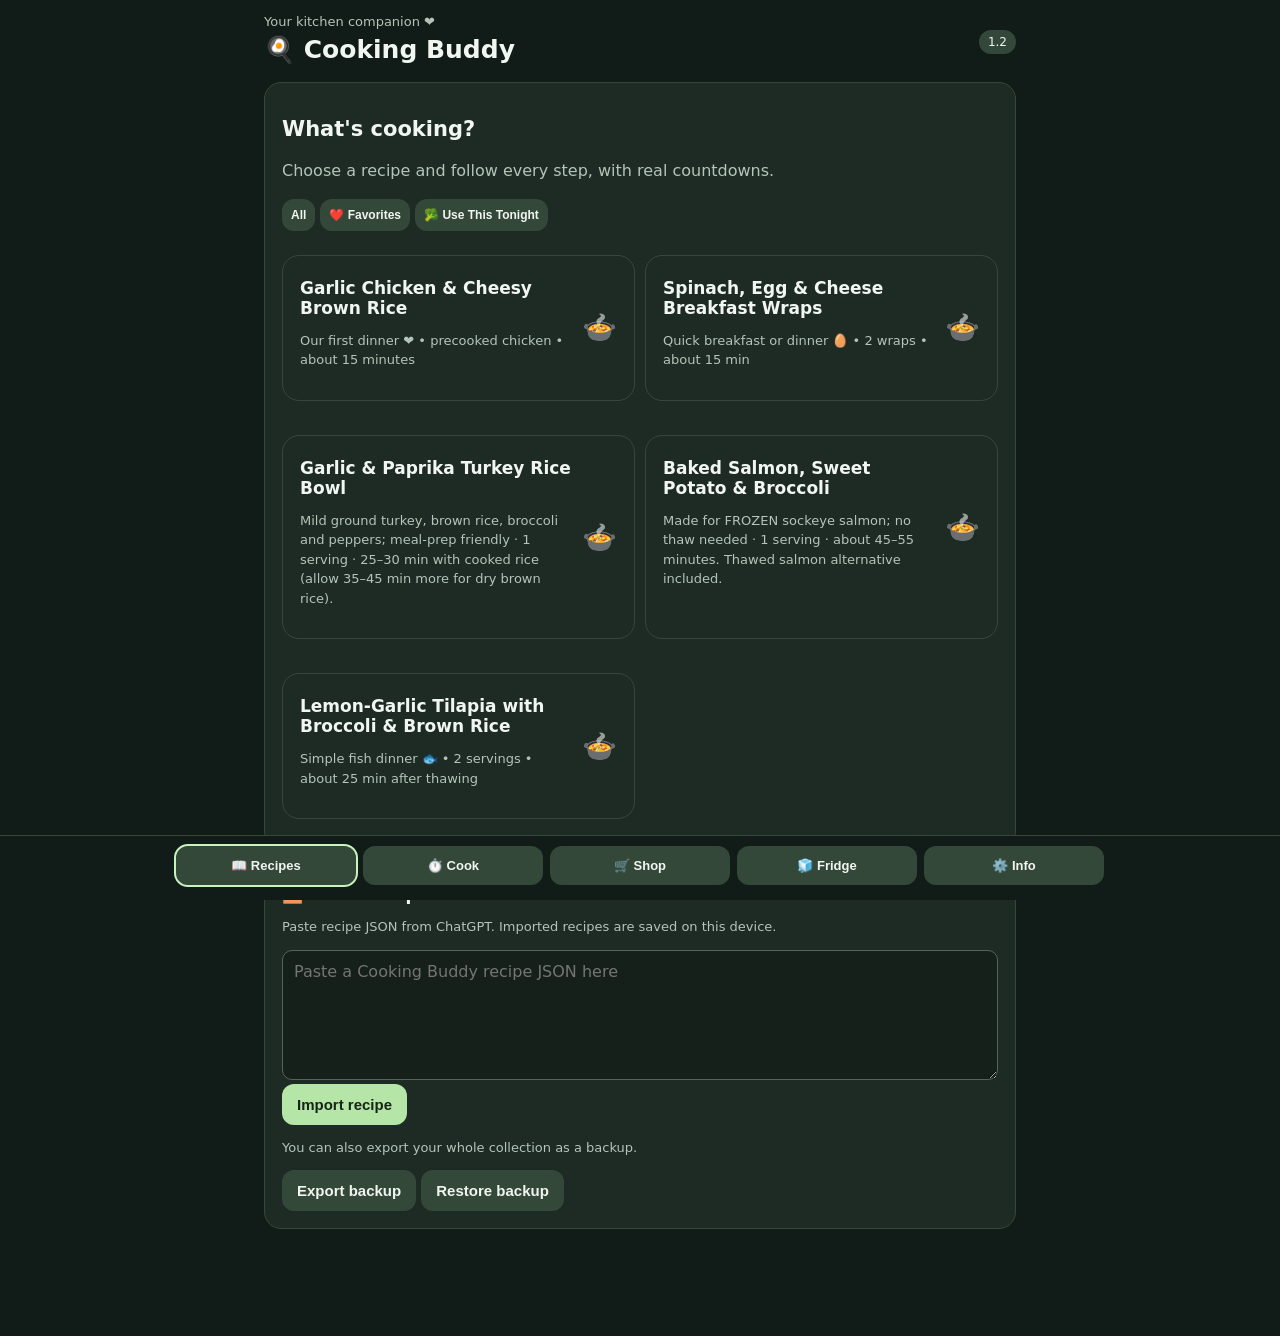
<file: backups/kitchen-buddy-root-before-forest-cabin-2026-10-15/index.html>
<!doctype html><html lang="en"><head><meta charset="utf-8"><meta name="viewport" content="width=device-width,initial-scale=1"><meta name="theme-color" content="#17251f"><title>Cooking Buddy 1.2</title><link rel="manifest" href="manifest.webmanifest"><link rel="icon" href="icon.svg" type="image/svg+xml"><meta name="apple-mobile-web-app-capable" content="yes"><meta name="apple-mobile-web-app-status-bar-style" content="black-translucent"><style>
:root{font-family:system-ui,-apple-system,sans-serif;color:#f2f6f1;background:#111b17}*{box-sizing:border-box}body{margin:0;max-width:780px;margin-inline:auto;padding:14px 14px 95px}h1{font-size:25px;margin:6px 0}h2{font-size:21px}h3{font-size:17px;margin:5px 0}p{line-height:1.5}.muted{color:#b5c4b8}.small{font-size:13px}.panel{background:#1d2b24;border:1px solid #35473a;border-radius:17px;padding:17px;margin:12px 0}.row{display:flex;gap:10px;align-items:center;justify-content:space-between}.wrap{flex-wrap:wrap}.btn{border:0;border-radius:12px;background:#b5e5a7;color:#162418;padding:12px 15px;font-weight:750;font-size:15px;cursor:pointer}.btn.secondary{background:#34483a;color:#f1f5f0}.btn.danger{background:#663c3c;color:white}.btn:disabled{opacity:.4}input,textarea,select{background:#142019;border:1px solid #536558;border-radius:10px;padding:11px;color:white;font:inherit;max-width:100%;width:100%}textarea{min-height:130px}label{display:block;margin:12px 0 5px}.tabs{display:flex;gap:7px;position:fixed;bottom:0;left:0;right:0;justify-content:center;background:#111b17;padding:10px 8px 15px;border-top:1px solid #35473a;z-index:3}.tabs button{font-size:13px;flex:1;max-width:180px;padding:12px 5px}.active{outline:2px solid #c9f3bc}.hide{display:none}.timer{font-size:clamp(52px,16vw,92px);font-weight:800;text-align:center;font-variant-numeric:tabular-nums;margin:8px 0}.step{white-space:pre-wrap;font-size:19px;line-height:1.55}.pill{background:#33473b;border-radius:99px;padding:5px 9px;font-size:12px}.recipe{cursor:pointer}.recipe:hover{border-color:#b5e5a7}.progress{height:7px;background:#3b5141;border-radius:10px;overflow:hidden}.progress div{height:100%;background:#b5e5a7;transition:width .2s}ul{padding-left:22px}li{margin:7px 0}.toast{position:fixed;bottom:80px;left:10%;right:10%;background:#d8f5cf;color:#142019;padding:12px;border-radius:12px;text-align:center;z-index:9;display:none}.notice{border-left:3px solid #e6c583;padding-left:12px}.icon{font-size:28px}button{touch-action:manipulation}
.cards{display:grid;grid-template-columns:repeat(2,minmax(0,1fr));gap:10px}.mealcard{background:#1d2b24;border:1px solid #35473a;border-radius:15px;overflow:hidden}.mealcard img{width:100%;height:125px;object-fit:cover;background:#304c3b}.mealbody{padding:10px}.mealbody h3{font-size:15px;min-height:38px}.heart{font-size:25px;background:transparent;border:0;color:#ffa2a2}.mini{padding:8px;font-size:12px}.actions{display:flex;gap:5px;flex-wrap:wrap}.filters{display:flex;gap:5px;flex-wrap:wrap;margin:12px 0}.filters button{padding:9px;font-size:12px}.item{padding:12px 0;border-bottom:1px solid #35473a}.tag{font-size:12px;color:#b5c4b8}</style></head><body><header class="row"><div><div class="muted small">Your kitchen companion ❤️</div><h1>🍳 Cooking Buddy</h1></div><span class="pill">1.2</span></header><main><section id="home"><div class="panel"><h2>What's cooking?</h2><p class="muted">Choose a recipe and follow every step, with real countdowns.</p><div class="filters"><button class="btn secondary" onclick="setFilter('all')">All</button><button class="btn secondary" onclick="setFilter('favorites')">❤️ Favorites</button><button class="btn secondary" onclick="setFilter('tonight')">🥦 Use This Tonight</button></div><div id="recipes" class="cards"></div></div><div class="panel"><h3>📥 Add a recipe</h3><p class="small muted">Paste recipe JSON from ChatGPT. Imported recipes are saved on this device.</p><textarea id="importText" placeholder='Paste a Cooking Buddy recipe JSON here'></textarea><button class="btn" onclick="importRecipe()">Import recipe</button><p class="small muted">You can also export your whole collection as a backup.</p><button class="btn secondary" onclick="exportData()">Export backup</button> <button class="btn secondary" onclick="document.getElementById('backupFile').click()">Restore backup</button><input id="backupFile" type="file" accept="application/json" class="hide" onchange="restoreData(event)"></div></section>
<section id="cook" class="hide"><div class="row"><h2 id="recipeTitle">Recipe</h2><button class="btn secondary" onclick="showTab('home')">Recipes</button></div><div class="panel"><div class="row"><span class="pill" id="stepNumber"></span><span class="muted small" id="stepTime"></span></div><h3 id="stepTitle"></h3><p class="step" id="stepBody"></p><div class="progress"><div id="progress"></div></div><div id="timedOnly"><div class="timer" id="timer">00:00</div><p id="timerStatus" class="muted small" style="text-align:center">Tap Start when ready</p><div class="row wrap" style="justify-content:center"><button class="btn" id="startBtn" onclick="toggleTimer()">▶ Start</button><button class="btn secondary" onclick="resetTimer()">↻ Reset</button><button class="btn secondary" onclick="skipTimer()">Skip timer</button></div></div></div><div class="row"><button class="btn secondary" onclick="changeStep(-1)">← Back</button><button class="btn" onclick="changeStep(1)" id="nextBtn">Next step →</button></div><details class="panel"><summary>Ingredients and amounts</summary><ul id="ingredients"></ul></details><p class="small muted">Timers use the clock and catch up when you return to this tab. Keep the app open for the most reliable sound alerts; phone background restrictions can silence alerts.</p></section>
<section id="shopping" class="hide"><h2>🛒 Shopping & Kitchen</h2><div class="panel"><h3>📅 Planned meals</h3><p class="small muted">Select Plan meal on a recipe to combine ingredients and subtract kitchen inventory.</p><div id="plannedMeals"></div></div><div class="panel"><h3>Shopping list</h3><p class="small muted">Tap Bought to add groceries to kitchen inventory.</p><div id="shoppingItems"></div><label>New item<input id="shopName" placeholder="Brown rice"></label><label>Quantity<input id="shopQty" type="number" min="0.01" step="any" value="1"></label><label>Unit<input id="shopUnit" placeholder="cups dry"></label><button class="btn" onclick="addShopManual()">Add to list</button></div><div class="panel"><h3>📦 Kitchen inventory</h3><div id="inventoryItems"></div></div></section><section id="fridge" class="hide"><h2>🧊 My Fridge</h2><div class="panel"><h3>Add leftovers</h3><label>Food name<input id="foodName" placeholder="Cooked brown rice"></label><label>Date cooked / refrigerated<input id="foodDate" type="date"></label><label>Recommended use-within (days)<input id="foodDays" type="number" min="1" max="30" value="3"></label><label>Notes (optional)<input id="foodNotes" placeholder="About ½ cup"></label><button class="btn" onclick="addFood()">Save leftovers</button><p class="small muted notice">Dates are reminders, not guarantees of safety. Refrigerate promptly at 40°F / 4°C or below. Most cooked leftovers keep 3–4 days; use a shorter window when appropriate. Reheat rice thoroughly.</p></div><div id="foods"></div></section><section id="settings" class="hide"><h2>⚙️ About Cooking Buddy</h2><div class="panel"><p>Built for quick, detailed cooking instructions and a simple food inventory.</p><p>Everything is saved locally in this browser. Clearing browser storage may delete recipes and leftovers, so export backups regularly.</p><p>For new recipes, ask ChatGPT: <strong>“Make this into Cooking Buddy recipe JSON with ingredients and timed steps.”</strong> Then paste it into the import box.</p><p>Timer alerts require your phone to allow sound and may not fire while the browser is suspended. This app doesn't connect directly to your ChatGPT conversation.</p></div></section></main><nav class="tabs"><button class="btn secondary" data-tab="home" onclick="showTab('home')">📖 Recipes</button><button class="btn secondary" data-tab="cook" onclick="showTab('cook')">⏱️ Cook</button><button class="btn secondary" data-tab="shopping" onclick="showTab('shopping')">🛒 Shop</button><button class="btn secondary" data-tab="fridge" onclick="showTab('fridge')">🧊 Fridge</button><button class="btn secondary" data-tab="settings" onclick="showTab('settings')">⚙️ Info</button></nav><div id="toast" class="toast" role="status"></div><script>
const starter={id:'garlic-chicken-rice',name:'Garlic Chicken & Cheesy Brown Rice',description:'Our first dinner ❤️ • precooked chicken • about 15 minutes',ingredients:['4–6 oz precooked grilled chicken strips','1–2 cups frozen broccoli','½–¾ cup cooked brown rice (microwave rice is fine)','2 tbsp shredded cheese','1 tsp unsalted butter','2 tbsp water','¼ tsp garlic powder','¼ tsp paprika','Pinch of black pepper'],steps:[{title:'Get everything ready',body:'Put the precooked chicken, frozen broccoli, rice, cheese, butter, seasonings, skillet, lid, and measuring spoons on the counter. Wash your hands. If using raw chicken instead, this recipe needs different cooking instructions.',seconds:0},{title:'Steam the broccoli',body:'Put 1–2 cups of frozen broccoli in the skillet. Add 2 tablespoons water. Cover with a lid and set the stove to medium heat. Steam for about 4–5 minutes until hot and fork-tender. Check and add a splash of water if the pan dries out.',seconds:300},{title:'Warm and season the chicken',body:'Remove the lid carefully (watch for steam). Add 4–6 oz precooked chicken strips, 1 teaspoon unsalted butter, ¼ teaspoon garlic powder, ¼ teaspoon paprika, and a pinch of black pepper. Stir over medium heat until the chicken is steaming hot throughout, about 2–3 minutes.',seconds:180},{title:'Prepare the brown rice',body:'Microwave the brown rice according to the package directions, including any venting instructions. Measure out ½–¾ cup cooked rice. Put unused cooked rice in the refrigerator promptly; ideally cool it quickly in a shallow container.',seconds:0},{title:'Mix the rice into the skillet',body:'Turn the heat to low. Add the hot cooked brown rice to the chicken and broccoli. Stir gently for about 1 minute so everything is evenly mixed and hot.',seconds:60},{title:'Melt the cheese',body:'Sprinkle 2 tablespoons shredded cheese over the skillet. Turn off the burner, cover the pan, and let the cheese melt for 30–60 seconds. Remove the lid and check the cheese.',seconds:60},{title:'Serve and store leftovers',body:'Serve your dinner and enjoy! Refrigerate leftovers promptly in shallow containers, preferably within 1 hour for rice. For refrigerated cooked leftovers, plan to eat within 3–4 days, or freeze. Add them in the My Fridge tab.',seconds:0}]};
const tilapiaRecipe={"id":"lemon-garlic-tilapia-broccoli-rice","name":"Lemon-Garlic Tilapia with Broccoli & Brown Rice","description":"Simple fish dinner 🐟 • 2 servings • about 25 min after thawing","ingredients":["2 plain tilapia fillets (about 12 oz total), thawed if frozen","2 cups frozen broccoli florets","1 cup cooked brown rice (microwave pouch is fine)","1 lemon (about 2 tbsp juice)","1 tbsp olive oil or other cooking oil","1 tsp unsalted butter (optional)","½ tsp garlic powder","¼ tsp paprika","⅛ tsp black pepper","Small pinch of salt (optional)","2 tbsp water for steaming the broccoli"],"items":[{"name":"plain tilapia fillets","qty":12,"unit":"oz"},{"name":"frozen broccoli","qty":2,"unit":"cup"},{"name":"cooked brown rice","qty":1,"unit":"cup"},{"name":"lemon","qty":1,"unit":"each"},{"name":"olive oil","qty":1,"unit":"tbsp"},{"name":"unsalted butter","qty":1,"unit":"tsp"},{"name":"garlic powder","qty":0.5,"unit":"tsp"},{"name":"paprika","qty":0.25,"unit":"tsp"},{"name":"black pepper","qty":0.125,"unit":"tsp"},{"name":"salt","qty":0.0625,"unit":"tsp"}],"steps":[{"title":"Thaw the tilapia safely","body":"If the fillets are frozen, thaw in the refrigerator according to package directions before cooking. For a faster option, follow the package's cold-water thawing instructions. If individually vacuum-sealed, follow the package instructions about opening or removing the packaging before thawing. Never leave fish out on the counter to thaw. Thawing time is not included in the 25-minute cooking estimate.","seconds":0},{"title":"Set out your ingredients","body":"Wash your hands. Put the thawed tilapia, broccoli, microwave brown rice, lemon, oil, seasonings, butter, a skillet with a lid, and a plate on the counter. Pat the fillets dry with a paper towel. Wash hands, utensils, and any surfaces that touch raw fish.","seconds":0},{"title":"Steam the broccoli","body":"Put 2 cups frozen broccoli and 2 tablespoons water in your skillet. Cover with a lid and cook on medium heat for about 4–5 minutes. Lift the lid away from your face to avoid steam. The broccoli should be hot and fork-tender. Transfer to a clean plate and cover loosely to keep warm; wipe the skillet if needed.","seconds":300},{"title":"Heat the brown rice","body":"Microwave the brown rice according to the package directions, including any venting instructions. Measure out 1 cup cooked rice for the meal. Keep it covered and warm. Refrigerate extra cooked rice promptly.","seconds":0},{"title":"Season the fish","body":"Sprinkle both sides of the thawed tilapia with ½ teaspoon garlic powder, ¼ teaspoon paprika, ⅛ teaspoon black pepper, and a little salt if you like. Squeeze half the lemon over the fillets; save the other half for finishing.","seconds":0},{"title":"Heat the skillet","body":"Set the empty skillet over medium heat. Add 1 tablespoon oil and let it warm for about 30 seconds. The oil should shimmer gently, not smoke. Lay the fish in the pan away from you to avoid splashing.","seconds":0},{"title":"Cook the first side","body":"Cook the tilapia over medium heat without moving it for about 3–4 minutes. Use a spatula to gently lift an edge; it should release without tearing when ready. Thicker pieces may need longer. This timer is only a guide.","seconds":240},{"title":"Flip and finish the fish","body":"Carefully flip each fillet once. Cook the other side for about 3–4 minutes. Check the thickest part with a food thermometer: fish must reach 145°F (63°C). If it is under 145°F, cook another 1–2 minutes and recheck. Fully cooked fish is opaque and separates easily with a fork; use the thermometer when possible.","seconds":240},{"title":"Finish with lemon and butter","body":"Move the cooked fish onto a clean plate (not the plate that held raw fish). Turn the heat to low or off. Add 1 teaspoon butter, if using, and squeeze in the remaining lemon juice. Stir in the warm skillet for about 30–60 seconds, then spoon over the fish.","seconds":60},{"title":"Plate dinner and store leftovers","body":"Put half the rice and broccoli on each plate. Add a tilapia fillet and a little lemon sauce. Enjoy! Refrigerate leftovers promptly in shallow containers, within 2 hours of cooking (within 1 hour if above 90°F outside). Eat refrigerated cooked fish within 3–4 days; keep cooked rice chilled promptly. Use My Fridge to track them.","seconds":0}]};const KEY='cookingBuddy_v1';let state;try{state=JSON.parse(localStorage.getItem(KEY))}catch(e){}if(!state||!Array.isArray(state.recipes)||!Array.isArray(state.foods))state={recipes:[starter],foods:[]};if(!state.recipes.some(r=>r.id===starter.id))state.recipes.unshift(starter);if(!state.recipes.some(r=>r.id===tilapiaRecipe.id))state.recipes.push(tilapiaRecipe);state.shopping=Array.isArray(state.shopping)?state.shopping:[];state.inventory=Array.isArray(state.inventory)?state.inventory:[];state.planned=Array.isArray(state.planned)?state.planned:[];const originalStarter=state.recipes.find(r=>r.id===starter.id);if(originalStarter&&!Array.isArray(originalStarter.items))originalStarter.items=[{name:"precooked grilled chicken",qty:5,unit:"oz"},{name:"frozen broccoli",qty:1.5,unit:"cup"},{name:"cooked brown rice",qty:0.625,unit:"cup"},{name:"shredded cheese",qty:2,unit:"tbsp"},{name:"unsalted butter",qty:1,unit:"tsp"},{name:"garlic powder",qty:0.25,unit:"tsp"},{name:"paprika",qty:0.25,unit:"tsp"},{name:"black pepper",qty:0.0625,unit:"tsp"}];function save(){localStorage.setItem(KEY,JSON.stringify(state))}save();let active=0,step=0,remaining=0,deadline=null,running=false,interval=null;const $=id=>document.getElementById(id);function toast(msg){$('toast').textContent=msg;$('toast').style.display='block';setTimeout(()=>$('toast').style.display='none',3000)}function showTab(tab){for(const id of ['home','cook','shopping','fridge','settings'])$(id).classList.toggle('hide',id!==tab);document.querySelectorAll('[data-tab]').forEach(b=>b.classList.toggle('active',b.dataset.tab===tab));if(tab==='home')renderRecipes();if(tab==='fridge')renderFoods();if(tab==='shopping'){renderShopping();renderInventory();renderPlanned()}if(tab==='cook')renderStep()}function renderRecipes(){$('recipes').innerHTML='';state.recipes.forEach((r,i)=>{const d=document.createElement('div');d.className='panel recipe';d.innerHTML=`<div class="row"><div><h3></h3><p class="muted small"></p></div><span class="icon">🍲</span></div>`;d.querySelector('h3').textContent=r.name;d.querySelector('p').textContent=r.description||`${r.steps.length} steps`;d.onclick=()=>{active=i;step=0;loadStep();showTab('cook')};$('recipes').append(d)})}function recipe(){return state.recipes[active]||state.recipes[0]}function loadStep(){running=false;deadline=null;remaining=recipe().steps[step].seconds;renderStep()}function renderStep(){const r=recipe(),s=r.steps[step];$('recipeTitle').textContent=r.name;$('stepNumber').textContent=`Step ${step+1} of ${r.steps.length}`;$('stepTitle').textContent=s.title;$('stepBody').textContent=s.body;$('stepTime').textContent=s.seconds?`Suggested timer: ${Math.ceil(s.seconds/60)} min`:'';$('timedOnly').classList.toggle('hide',!s.seconds);$('progress').style.width=`${((step+1)/r.steps.length)*100}%`;$('ingredients').innerHTML='';r.ingredients.forEach(v=>{const li=document.createElement('li');li.textContent=v;$('ingredients').append(li)});$('startBtn').disabled=!s.seconds;$('startBtn').textContent=running?'⏸ Pause':'▶ Start';$('nextBtn').textContent=step===r.steps.length-1?'Finish ✓':'Next step →';drawTimer()}function drawTimer(){const n=Math.max(0,remaining);$('timer').textContent=`${String(Math.floor(n/60)).padStart(2,'0')}:${String(n%60).padStart(2,'0')}`;$('timerStatus').textContent=running?'Counting down…':remaining===0&&recipe().steps[step].seconds?'Timer finished!':recipe().steps[step].seconds?'Ready when you are':'Follow this step, then tap Next'}function tick(){if(!running)return;remaining=Math.max(0,Math.ceil((deadline-Date.now())/1000));if(remaining===0){running=false;deadline=null;beep();if(navigator.vibrate)navigator.vibrate([200,100,200]);toast('⏰ Timer finished!');}renderStep()}function toggleTimer(){if(!recipe().steps[step].seconds)return;if(running){remaining=Math.max(0,Math.ceil((deadline-Date.now())/1000));running=false;deadline=null}else{if(remaining===0)remaining=recipe().steps[step].seconds;deadline=Date.now()+remaining*1000;running=true}renderStep()}function resetTimer(){loadStep()}function skipTimer(){running=false;deadline=null;remaining=0;renderStep()}function changeStep(n){if(step+n>=recipe().steps.length){running=false;finishCooking();return}step=Math.max(0,step+n);loadStep()}function beep(){try{const c=new(window.AudioContext||window.webkitAudioContext)();const o=c.createOscillator(),g=c.createGain();o.connect(g);g.connect(c.destination);o.frequency.value=740;g.gain.value=.13;o.start();o.stop(c.currentTime+.35);o.onended=()=>c.close()}catch(e){}}setInterval(tick,250);document.addEventListener('visibilitychange',()=>{if(!document.hidden)tick()});
function validateRecipe(r){return r&&typeof r.name==='string'&&r.name.trim()&&Array.isArray(r.ingredients)&&r.ingredients.length&&r.ingredients.every(x=>typeof x==='string')&&Array.isArray(r.steps)&&r.steps.length&&r.steps.every(s=>s&&typeof s.title==='string'&&typeof s.body==='string'&&Number.isInteger(s.seconds)&&s.seconds>=0&&s.seconds<=7200)}function importRecipe(){try{let r=JSON.parse($('importText').value);if(!validateRecipe(r))throw Error('Expected name, ingredients (text list), steps (title, body, seconds 0–7200).');r={id:'import-'+Date.now(),name:r.name,description:String(r.description||''),ingredients:r.ingredients,items:Array.isArray(r.items)?r.items:null,steps:r.steps.map(s=>({title:s.title,body:s.body,seconds:s.seconds}))};state.recipes.push(r);save();$('importText').value='';renderRecipes();toast('Recipe saved! ❤️')}catch(e){alert('Could not import recipe: '+e.message)}}function exportData(){const b=new Blob([JSON.stringify(state,null,2)],{type:'application/json'});const u=URL.createObjectURL(b),a=document.createElement('a');a.href=u;a.download='cooking-buddy-backup.json';a.click();setTimeout(()=>URL.revokeObjectURL(u),1000)}function restoreData(ev){const f=ev.target.files[0];if(!f)return;f.text().then(t=>{try{const s=JSON.parse(t);if(!Array.isArray(s.recipes)||!Array.isArray(s.foods)||!s.recipes.every(validateRecipe))throw Error('Invalid backup');if(!confirm('Replace your current recipes and leftovers with this backup?'))return;state=s;state.shopping=Array.isArray(state.shopping)?state.shopping:[];state.inventory=Array.isArray(state.inventory)?state.inventory:[];state.planned=Array.isArray(state.planned)?state.planned:[];active=0;step=0;save();renderRecipes();renderFoods();toast('Backup restored')}catch(e){alert('Invalid backup file')}});ev.target.value=''}function today(){const d=new Date();return [d.getFullYear(),String(d.getMonth()+1).padStart(2,'0'),String(d.getDate()).padStart(2,'0')].join('-')}function parseDay(v){return new Date(v+'T12:00:00')}function addFood(){const name=$('foodName').value.trim(),date=$('foodDate').value,days=Number($('foodDays').value);if(!name||!date||!Number.isInteger(days)||days<1||days>30){alert('Enter food, date, and a valid number of days.');return}if(parseDay(date)>parseDay(today())){alert('Date cannot be in the future');return}state.foods.push({id:Date.now(),name,date,days,notes:$('foodNotes').value.trim()});save();$('foodName').value='';$('foodNotes').value='';renderFoods();toast('Leftovers saved')}function renderFoods(){$('foods').innerHTML='';if(!state.foods.length){$('foods').innerHTML='<p class="muted">No cooked leftovers tracked yet. Uncooked rice belongs in Kitchen inventory. 🍚</p>';return}state.foods.forEach(f=>{const expires=parseDay(f.date);expires.setDate(expires.getDate()+f.days);const diff=Math.round((expires-parseDay(today()))/86400000);const d=document.createElement('div');d.className='panel';const h=document.createElement('h3');h.textContent=f.name;const p=document.createElement('p');p.className='small muted';p.textContent=`Stored ${f.date} • ${diff<0?'Past reminder date':diff===0?'Use-by reminder today':`${diff} day(s) until reminder`} • ${f.notes||'No notes'}`;const b=document.createElement('button');b.className='btn secondary';b.textContent='Used / discard';b.onclick=()=>{state.foods=state.foods.filter(x=>x.id!==f.id);save();renderFoods()};d.append(h,p,b);$('foods').append(d)})}$('foodDate').value=today();renderRecipes();showTab('home');
/* Preview: no service worker registration, isolated storage key. */
</script><script>
let filter='all';const uid=()=>Date.now().toString(36)+Math.random().toString(36).slice(2,7);
const hasItems=r=>Array.isArray(r.items)&&r.items.length&&r.items.every(x=>typeof x.name==='string'&&Number(x.qty)>0&&typeof x.unit==='string');
function stock(name,unit){return state.inventory.filter(x=>x.name.toLowerCase()===name.toLowerCase()&&x.unit===unit).reduce((v,x)=>v+Number(x.qty),0)}
function missing(r){return r.items.filter(x=>stock(x.name,x.unit)<Number(x.qty)).length}
function setFilter(f){filter=f;renderRecipes()}
function renderRecipes(){const el=$('recipes');el.innerHTML='';let rows=state.recipes.map((r,i)=>({r,i})).filter(({r})=>filter==='all'||filter==='favorites'&&r.favorite||filter==='tonight'&&hasItems(r));rows.sort((a,b)=>filter==='tonight'?missing(a.r)-missing(b.r):Number(!!b.r.favorite)-Number(!!a.r.favorite));if(!rows.length){el.innerHTML='<p class="muted">No matching recipes yet. Add some recipes or tap a heart.</p>';return}for(const {r,i} of rows){const card=document.createElement('div');card.className='mealcard';const pic=document.createElement('img');pic.src=r.photo||'meal-placeholder.svg';pic.alt=r.name;pic.onerror=()=>{pic.onerror=null;pic.src='meal-placeholder.svg'};card.append(pic);const body=document.createElement('div');body.className='mealbody';const title=document.createElement('h3');title.textContent=r.name;const desc=document.createElement('p');desc.className='muted small';desc.textContent=r.description||r.steps.length+' steps';body.append(title,desc);if(filter==='tonight'){const m=document.createElement('p');m.className='tag';m.textContent=missing(r)===0?'✓ In stock':missing(r)+' missing ingredients';body.append(m)}const actions=document.createElement('div');actions.className='actions';const cook=document.createElement('button');cook.className='btn mini';cook.textContent='Cook →';cook.onclick=()=>{active=i;step=0;loadStep();showTab('cook')};const heart=document.createElement('button');heart.className='heart';heart.textContent=r.favorite?'♥':'♡';heart.setAttribute('aria-label','Toggle favorite');heart.onclick=()=>{r.favorite=!r.favorite;save();renderRecipes()};const shop=document.createElement('button');shop.className='btn secondary mini';shop.textContent='🛒 Plan meal';shop.onclick=()=>addRecipeShopping(i);const label=document.createElement('label');label.className='tag';label.textContent='📷 Photo';const file=document.createElement('input');file.type='file';file.accept='image/*';file.style.display='none';file.onchange=()=>setPhoto(i,file.files[0]);label.append(file);actions.append(cook,heart,shop,label);body.append(actions);card.append(body);el.append(card)}}
function setPhoto(i,file){if(!file)return;const img=new Image(),url=URL.createObjectURL(file);img.onload=()=>{const c=document.createElement('canvas'),scale=Math.min(1,600/img.width,600/img.height);c.width=Math.max(1,Math.round(img.width*scale));c.height=Math.max(1,Math.round(img.height*scale));c.getContext('2d').drawImage(img,0,0,c.width,c.height);state.recipes[i].photo=c.toDataURL('image/jpeg',.65);try{save();renderRecipes();toast('Photo saved 📷')}catch(e){alert('Not enough browser storage for this photo.')}URL.revokeObjectURL(url)};img.onerror=()=>{alert('Unable to open photo');URL.revokeObjectURL(url)};img.src=url}
function addRecipeShopping(i){const r=state.recipes[i];if(!hasItems(r)){alert('This recipe needs structured ingredient quantities before it can be planned automatically.');return}const p=state.planned.find(x=>x.recipeId===r.id);if(p)p.count++;else state.planned.push({recipeId:r.id,count:1});save();showTab('shopping');toast('Meal planned! 🛒')}
const SEASONING_NAMES=['garlic powder','onion powder','paprika','black pepper','white pepper','cayenne','chili powder','cumin','turmeric','cinnamon','oregano','basil','thyme','rosemary','parsley','italian seasoning','seasoning salt','salt','pepper','red pepper flakes','nutmeg','ginger powder','ground ginger','curry powder','bay leaves','dill','sage','allspice','cloves','coriander'];
function isSeasoning(name){const n=name.trim().toLowerCase();return SEASONING_NAMES.some(v=>n===v||n.startsWith(v+' ')||n.endsWith(' '+v))}
function plannedIngredients(){const map=new Map();for(const p of state.planned){const r=state.recipes.find(x=>x.id===p.recipeId);if(!r||!hasItems(r))continue;for(const x of r.items){const key=x.name.trim().toLowerCase()+'|'+x.unit.trim().toLowerCase();const n=map.get(key)||{name:x.name,unit:x.unit,qty:0};n.qty+=Number(x.qty)*p.count;map.set(key,n)}}return [...map.values()]}
function plannedNeeds(){return plannedIngredients().filter(x=>!isSeasoning(x.name)).map(x=>({...x,qty:Math.max(0,Math.round((x.qty-stock(x.name,x.unit))*1000)/1000)})).filter(x=>x.qty>0)}
function pantrySeasonings(){const m=new Map();for(const x of plannedIngredients().filter(x=>isSeasoning(x.name)))m.set(x.name.trim().toLowerCase(),x.name);return [...m.values()]}
function addSeasoningToList(name){if(state.shopping.some(x=>x.seasoning&&x.name.trim().toLowerCase()===name.trim().toLowerCase()))return;state.shopping.push({id:uid(),name,qty:1,unit:'jar',manual:true,seasoning:true});save();renderShopping();toast('Added '+name+' to shopping list')}
function renderPlanned(){const el=$('plannedMeals');el.innerHTML='';if(!state.planned.length){el.innerHTML='<p class="muted small">No meals planned yet.</p>';return}for(const p of state.planned){const r=state.recipes.find(x=>x.id===p.recipeId);if(!r)continue;const row=document.createElement('div');row.className='item';const label=document.createElement('span');label.textContent=r.name+' × '+p.count;const actions=document.createElement('div');actions.className='actions';for(const [txt,delta] of [['− One',-1],['+ One',1]]){const btn=document.createElement('button');btn.className='btn secondary mini';btn.textContent=txt;btn.onclick=()=>{p.count+=delta;if(p.count<=0)state.planned=state.planned.filter(x=>x!==p);save();renderPlanned();renderShopping()};actions.append(btn)}const remove=document.createElement('button');remove.className='btn secondary mini';remove.textContent='Remove';remove.onclick=()=>{state.planned=state.planned.filter(x=>x!==p);save();renderPlanned();renderShopping()};actions.append(remove);row.append(label,actions);el.append(row)}}
function addToStock(name,qty,unit){const y=state.inventory.find(x=>x.name.trim().toLowerCase()===name.trim().toLowerCase()&&x.unit.trim().toLowerCase()===unit.trim().toLowerCase());if(y)y.qty=Math.round((Number(y.qty)+qty)*1000)/1000;else state.inventory.push({id:uid(),name,qty,unit})}
function addShopManual(){const name=$('shopName').value.trim(),qty=Number($('shopQty').value),unit=$('shopUnit').value.trim()||'items';if(!name||!(qty>0))return alert('Enter a name and positive quantity');state.shopping.push({id:uid(),name,qty,unit});$('shopName').value='';save();renderShopping()}
function renderShopping(){const el=$('shoppingItems');el.innerHTML='';const needs=plannedNeeds();if(needs.length){const h=document.createElement('h4');h.textContent='For planned meals';el.append(h)}else if(state.planned.length){const p=document.createElement('p');p.className='muted';p.textContent='Your kitchen inventory covers your planned meals!';el.append(p)}for(const x of needs){const row=document.createElement('div');row.className='item';const label=document.createElement('span');label.textContent=x.name+' — '+x.qty+' '+x.unit;const btn=document.createElement('button');btn.className='btn mini';btn.textContent='✓ Bought';btn.onclick=()=>{const v=prompt('How much '+x.name+' did you buy? ('+x.unit+')',String(x.qty));if(v===null)return;const n=Number(v);if(!Number.isFinite(n)||n<=0)return alert('Enter a positive amount');addToStock(x.name,n,x.unit);save();renderShopping();renderInventory();toast('Added to kitchen inventory')};row.append(label,btn);el.append(row)}const spices=pantrySeasonings();if(spices.length){const h=document.createElement('h4');h.textContent='🧂 Check your pantry (optional)';el.append(h);const p=document.createElement('p');p.className='muted small';p.textContent='Seasonings are not tracked by the teaspoon. Add a jar only if you need one.';el.append(p);for(const name of spices){const row=document.createElement('div');row.className='item';const label=document.createElement('span');label.textContent=name;const btn=document.createElement('button');btn.className='btn mini secondary';const added=state.shopping.some(x=>x.seasoning&&x.name.trim().toLowerCase()===name.trim().toLowerCase());btn.textContent=added?'✓ On list':'+ Add to list';btn.disabled=added;btn.onclick=()=>addSeasoningToList(name);row.append(label,btn);el.append(row)}}if(state.shopping.length){const h=document.createElement('h4');h.textContent='Other shopping items';el.append(h)}for(const x of state.shopping){const row=document.createElement('div');row.className='item';const label=document.createElement('span');label.textContent=x.name+' — '+x.qty+' '+x.unit;const actions=document.createElement('div');actions.className='actions';const buy=document.createElement('button');buy.className='btn mini';buy.textContent='✓ Bought';buy.onclick=()=>{if(!x.manual)addToStock(x.name,Number(x.qty),x.unit);state.shopping=state.shopping.filter(y=>y.id!==x.id);save();renderShopping();renderInventory()};const del=document.createElement('button');del.className='btn secondary mini';del.textContent='Remove';del.onclick=()=>{state.shopping=state.shopping.filter(y=>y.id!==x.id);save();renderShopping()};actions.append(buy,del);row.append(label,actions);el.append(row)}if(!needs.length&&!state.shopping.length&&!state.planned.length)el.innerHTML='<p class="muted">Nothing to buy yet. Plan a recipe first.</p>'}
function renderInventory(){const el=$('inventoryItems');el.innerHTML='';if(!state.inventory.length)el.innerHTML='<p class="muted">No inventory yet. Check off purchased items above.</p>';for(const x of state.inventory){const row=document.createElement('div');row.className='item row';const t=document.createElement('span');t.textContent=x.name+': '+x.qty+' '+x.unit;const edit=document.createElement('button');edit.className='btn secondary mini';edit.textContent='Adjust';edit.onclick=()=>{const v=prompt('Amount of '+x.name+' in '+x.unit,x.qty);if(v===null)return;const n=Number(v);if(!Number.isFinite(n)||n<0)return alert('Enter a valid amount');x.qty=n;save();renderInventory()};row.append(t,edit);el.append(row)}}
function finishCooking(){running=false;deadline=null;const r=recipe();if(hasItems(r)){if(confirm('Finished cooking? Tap OK to deduct ingredients from inventory. Cancel to keep inventory unchanged.')){for(const x of r.items){let need=Number(x.qty);for(const y of state.inventory.filter(y=>y.name.toLowerCase()===x.name.toLowerCase()&&y.unit===x.unit)){const n=Math.min(need,y.qty);y.qty=+(y.qty-n).toFixed(3);need-=n}}state.inventory=state.inventory.filter(x=>x.qty>0);save();toast('Dinner done! Inventory updated.')}else toast('Finished; inventory unchanged.')}else toast('Dinner done! Text-only ingredients not deducted.');showTab('home')}
</script><script>if('serviceWorker' in navigator){window.addEventListener('load',()=>navigator.serviceWorker.register('./sw.js').catch(console.warn))}</script></body></html>
</file>
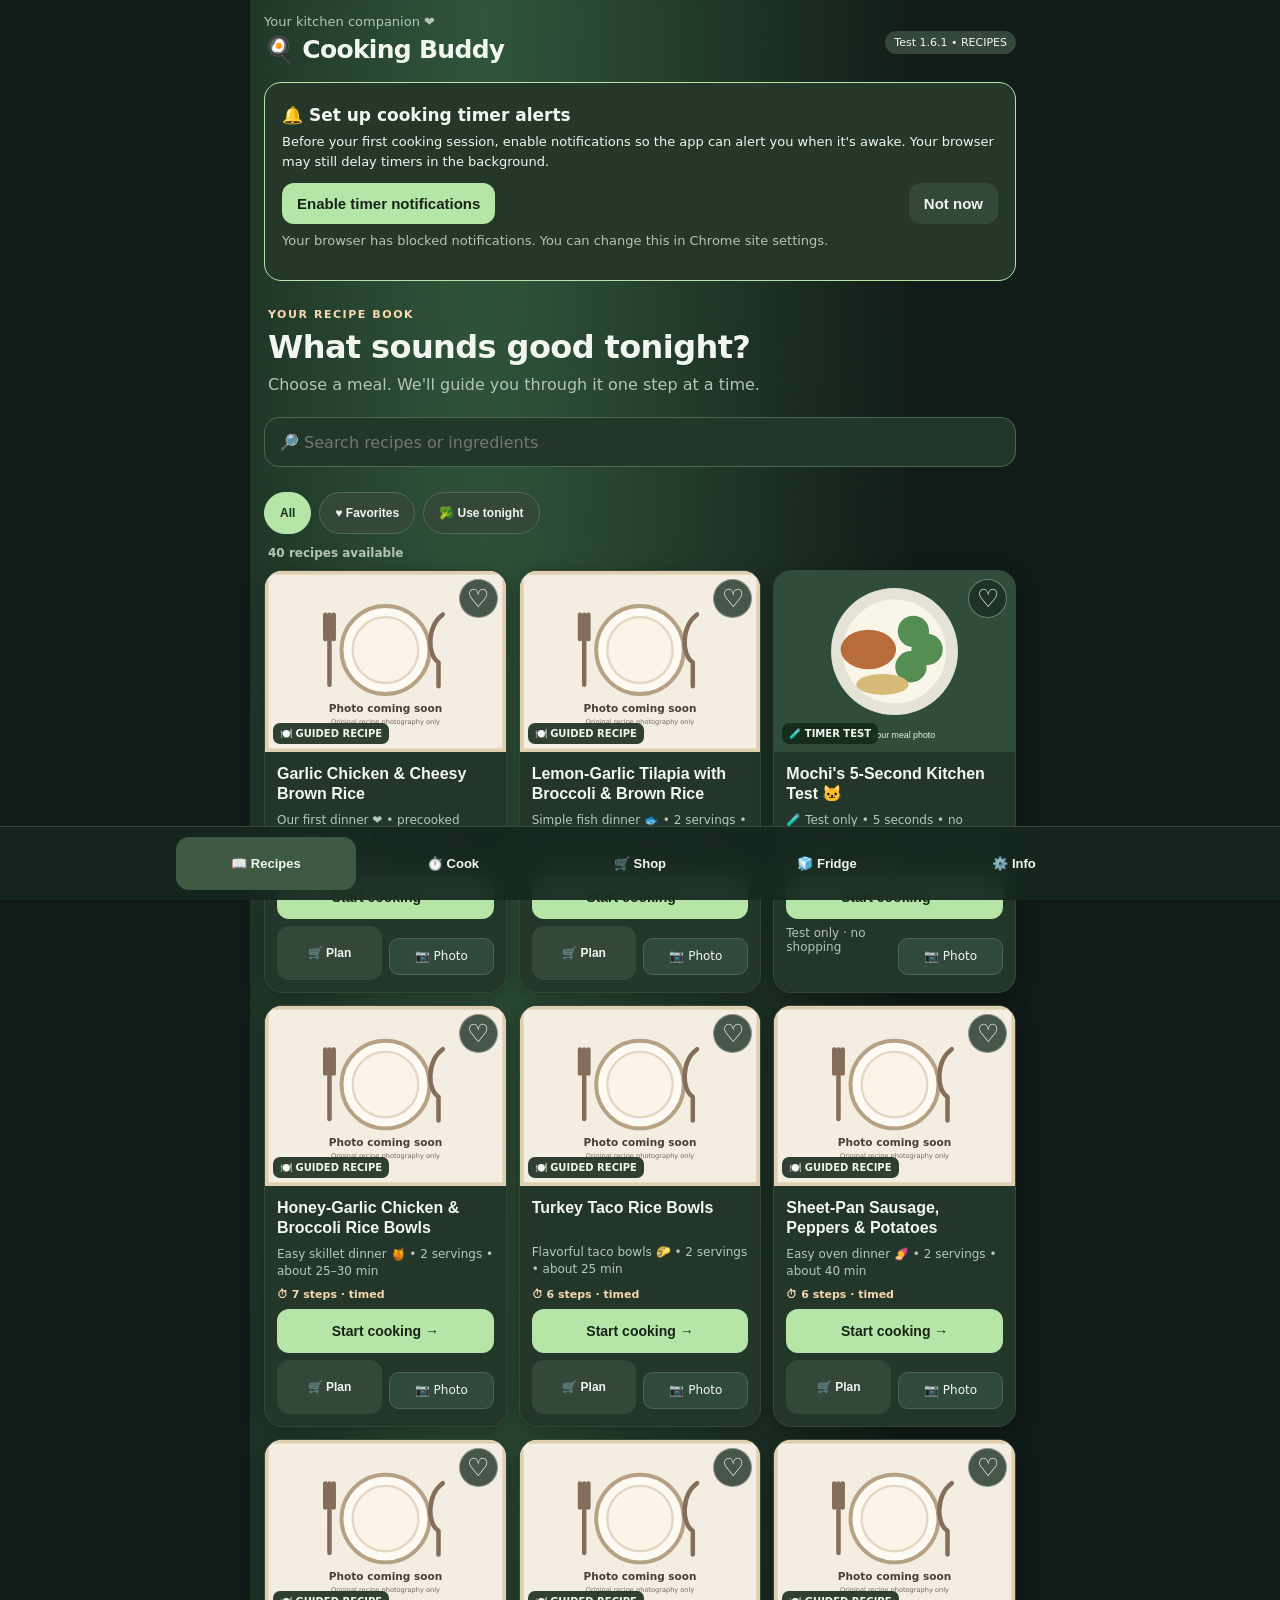
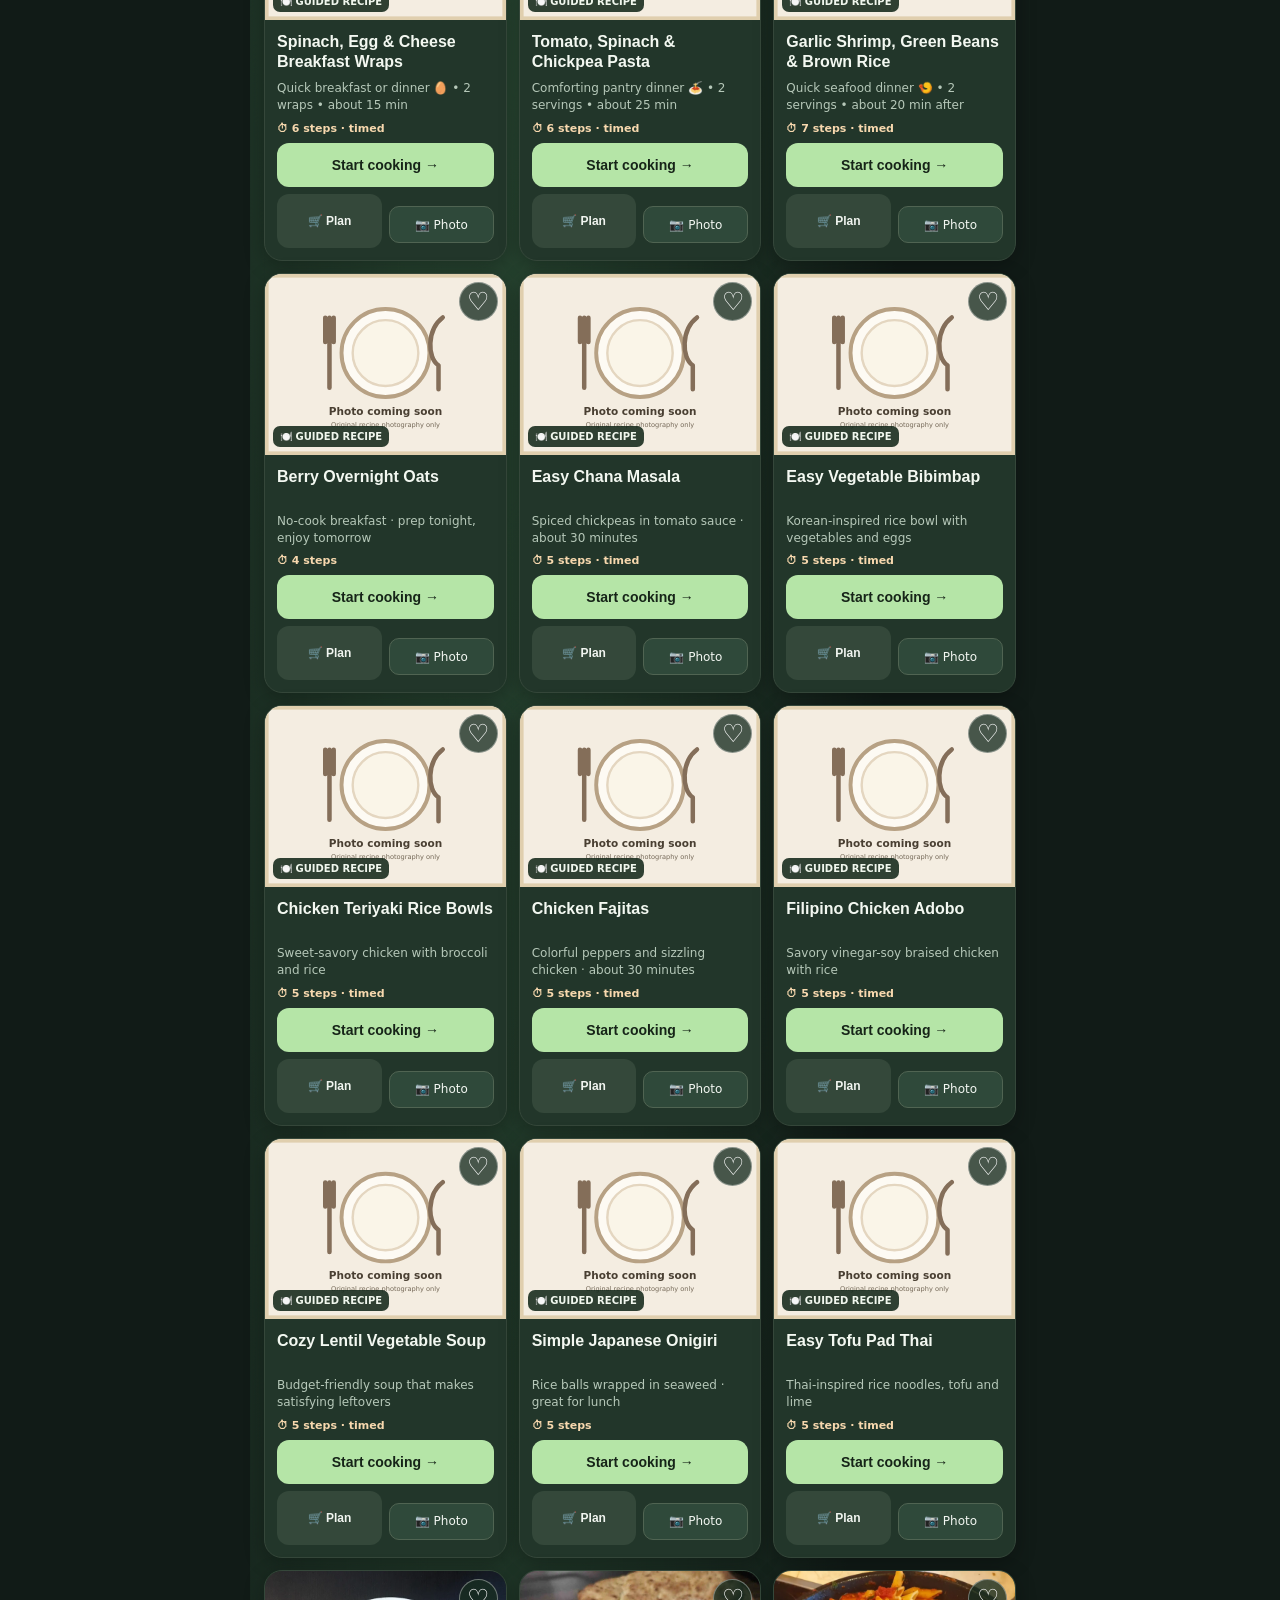
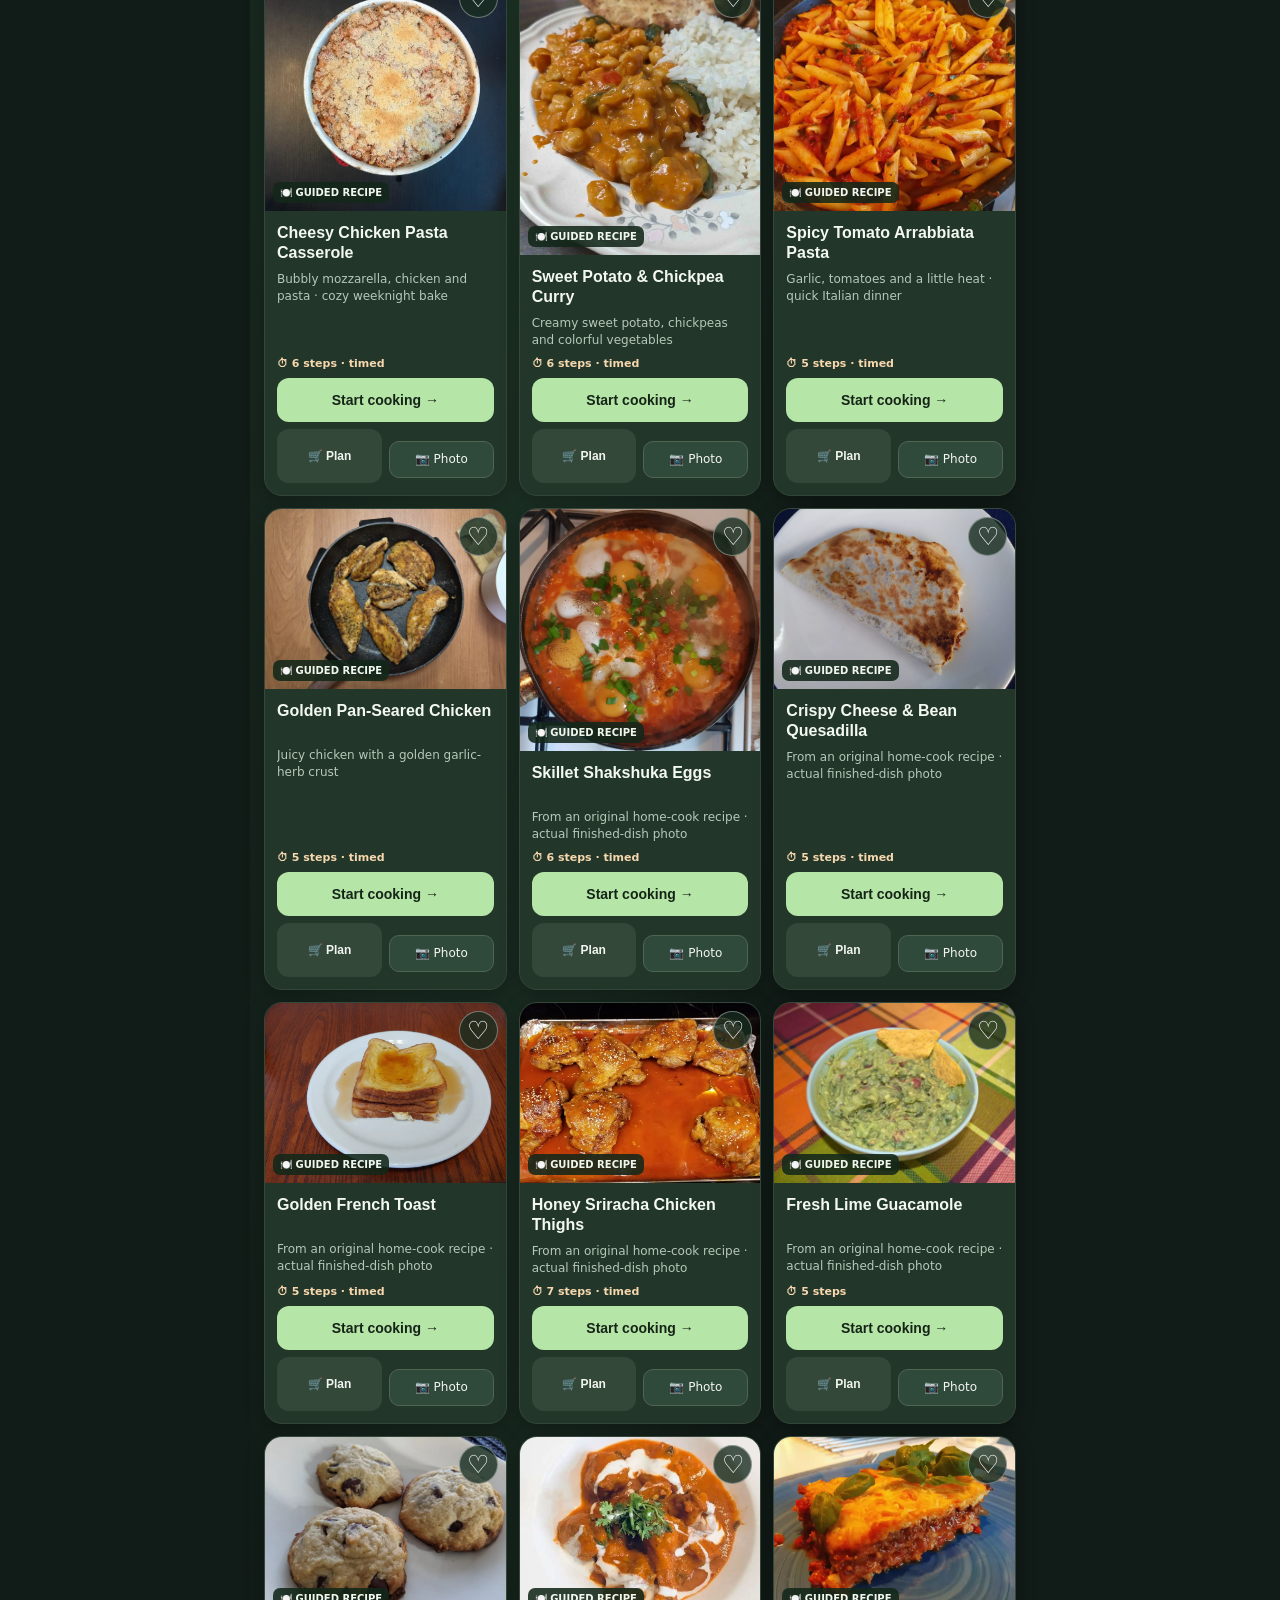
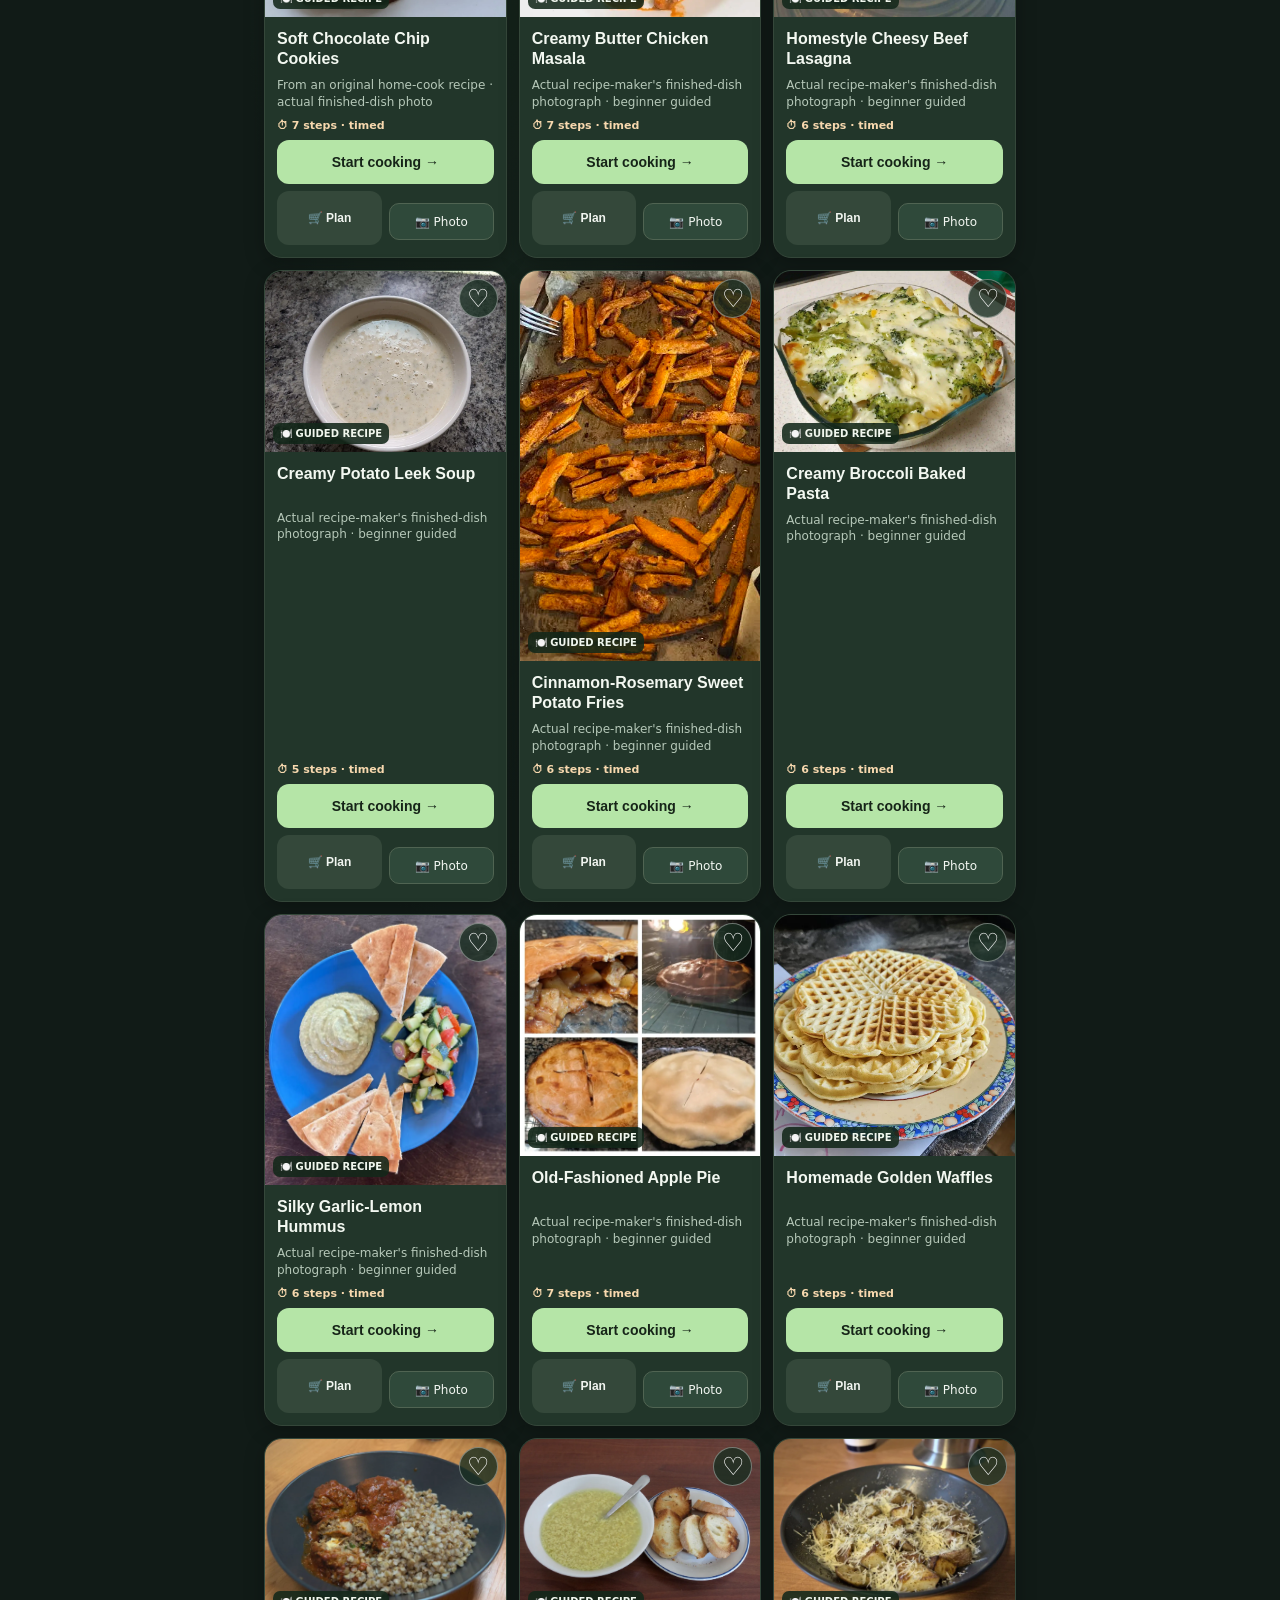
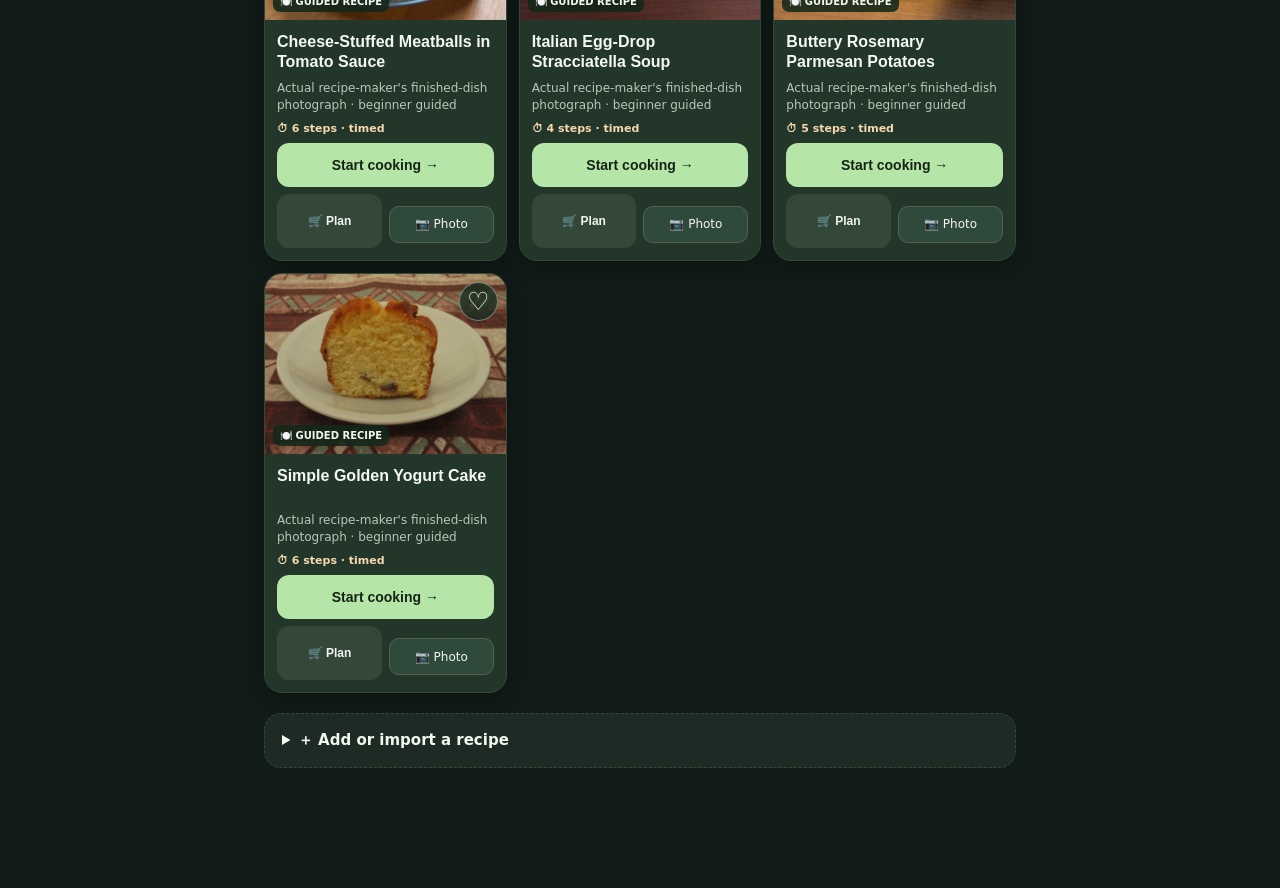
<file: preview-1-2/backup-1-6-1.html>
<!doctype html><html lang="en"><head><meta charset="utf-8"><meta name="viewport" content="width=device-width,initial-scale=1"><meta name="theme-color" content="#17251f"><title>Cooking Buddy 1.6 UI Preview</title><style>
:root{font-family:system-ui,-apple-system,sans-serif;color:#f2f6f1;background:#111b17}*{box-sizing:border-box}body{margin:0;max-width:780px;margin-inline:auto;padding:14px 14px 95px}h1{font-size:25px;margin:6px 0}h2{font-size:21px}h3{font-size:17px;margin:5px 0}p{line-height:1.5}.muted{color:#b5c4b8}.small{font-size:13px}.panel{background:#1d2b24;border:1px solid #35473a;border-radius:17px;padding:17px;margin:12px 0}.row{display:flex;gap:10px;align-items:center;justify-content:space-between}.wrap{flex-wrap:wrap}.btn{border:0;border-radius:12px;background:#b5e5a7;color:#162418;padding:12px 15px;font-weight:750;font-size:15px;cursor:pointer}.btn.secondary{background:#34483a;color:#f1f5f0}.btn.danger{background:#663c3c;color:white}.btn:disabled{opacity:.4}input,textarea,select{background:#142019;border:1px solid #536558;border-radius:10px;padding:11px;color:white;font:inherit;max-width:100%;width:100%}textarea{min-height:130px}label{display:block;margin:12px 0 5px}.tabs{display:flex;gap:7px;position:fixed;bottom:0;left:0;right:0;justify-content:center;background:#111b17;padding:10px 8px 15px;border-top:1px solid #35473a;z-index:3}.tabs button{font-size:13px;flex:1;max-width:180px;padding:12px 5px}.active{outline:2px solid #c9f3bc}.hide{display:none}.timer{font-size:clamp(52px,16vw,92px);font-weight:800;text-align:center;font-variant-numeric:tabular-nums;margin:8px 0}.step{white-space:pre-wrap;font-size:19px;line-height:1.55}.pill{background:#33473b;border-radius:99px;padding:5px 9px;font-size:12px}.recipe{cursor:pointer}.recipe:hover{border-color:#b5e5a7}.progress{height:7px;background:#3b5141;border-radius:10px;overflow:hidden}.progress div{height:100%;background:#b5e5a7;transition:width .2s}ul{padding-left:22px}li{margin:7px 0}.toast{position:fixed;bottom:80px;left:10%;right:10%;background:#d8f5cf;color:#142019;padding:12px;border-radius:12px;text-align:center;z-index:9;display:none}.notice{border-left:3px solid #e6c583;padding-left:12px}.icon{font-size:28px}button{touch-action:manipulation}
.cards{display:grid;grid-template-columns:repeat(2,minmax(0,1fr));gap:10px}.mealcard{background:#1d2b24;border:1px solid #35473a;border-radius:15px;overflow:hidden}.mealcard img{width:100%;height:125px;object-fit:cover;background:#304c3b}.mealbody{padding:10px}.mealbody h3{font-size:15px;min-height:38px}.heart{font-size:25px;background:transparent;border:0;color:#ffa2a2}.mini{padding:8px;font-size:12px}.actions{display:flex;gap:5px;flex-wrap:wrap}.filters{display:flex;gap:5px;flex-wrap:wrap;margin:12px 0}.filters button{padding:9px;font-size:12px}.item{padding:12px 0;border-bottom:1px solid #35473a}.tag{font-size:12px;color:#b5c4b8}.alert-setup{border:1px solid #b5e5a7;background:#243729}.alert-setup p{margin:7px 0 12px}.alarm-settings{display:flex;gap:8px;align-items:end;flex-wrap:wrap}.alarm-settings label{flex:1;min-width:145px;margin:0}.alarm-settings select{margin-top:6px}.timer-tools-info{line-height:1.45}.alarmbanner{position:fixed;bottom:83px;left:max(9px,calc((100vw - 780px)/2));right:max(9px,calc((100vw - 780px)/2));background:#f3e3b6;color:#1e2b20;padding:13px;border:2px solid #ba8b31;border-radius:14px;z-index:8;box-shadow:0 5px 28px #0008;align-items:center;justify-content:space-between;gap:12px}.alarmbanner:not(.hide){display:flex}.alarmbanner p{margin:4px 0;font-size:13px}.alarmbanner strong{font-size:17px}.alarmstop{background:#20382b;color:#fff;min-width:130px;min-height:52px;font-size:17px}

/* v1.6 visual preview — styled without modifying saved data or timer code */
:root{--peach:#fbd9ac;--mint:#b5e5a7}
body{background:radial-gradient(ellipse at 30% -210px,#31573c 0,transparent 440px),#111b17;padding-bottom:calc(100px + env(safe-area-inset-bottom))}
header{margin-bottom:8px}header h1{letter-spacing:-.7px}header .pill{font-size:11px;max-width:155px;text-align:center}
.eyebrow{font-size:11px;letter-spacing:1.55px;font-weight:800;color:var(--peach)}
.library-intro{padding:10px 4px 2px}.library-intro h2{font-size:clamp(25px,6vw,32px);margin:7px 0;line-height:1.15;letter-spacing:-.6px}.library-intro p{margin:8px 0 14px}
.filters{gap:8px;overflow-x:auto;white-space:nowrap;flex-wrap:nowrap;scrollbar-width:none}.filters button{flex:none;border-radius:30px;min-height:42px;padding:9px 15px;border:1px solid #516957}
.cards{gap:12px}.mealcard{border-radius:18px;background:#22362a;box-shadow:0 5px 20px #0004}.mealcard img{height:160px}.mealbody{padding:12px}.mealbody h3{font-size:16px}.mealbody .actions{gap:7px}.mealbody .actions .btn{min-height:39px}
.import-panel{margin:20px 0;border-style:dashed}.import-panel summary{font-size:15px;cursor:pointer;font-weight:800}.import-inner{padding-top:9px}
.cook-heading{margin:10px 0 14px}.cook-heading h2{margin:5px 0;font-size:21px}.cook-heading .btn{font-size:13px;white-space:nowrap}
.step-panel{background:linear-gradient(145deg,#2b4536,#1b2c23 76%);border-color:#516b54;padding:19px;box-shadow:0 10px 24px #0003}.step-panel h3{font-size:clamp(22px,5.7vw,28px);line-height:1.25;margin:19px 0 10px;color:#fff3d8}.step{font-size:clamp(17px,4.5vw,19px);line-height:1.6}
#stepNumber{background:var(--mint);color:#203a28;font-weight:800;padding:7px 10px}.progress{height:6px;margin:14px 0;background:#435e49}.progress div{background:linear-gradient(90deg,#b5e5a7,#f8d8a7)}
.timer-face{background:#13251c;border:1px solid #3e5947;border-radius:17px;margin:16px 0 12px;padding:12px;text-align:center}.timer{margin:0;font-size:clamp(50px,13vw,76px);color:#ffe1b4;line-height:1.15}.timer-face p{margin:7px 0 1px}
.timer-actions{display:grid;grid-template-columns:1.4fr 1fr;gap:7px}.timer-actions .btn{min-height:46px;padding:8px 10px;font-size:13px}
.timer-settings{padding:0;margin:12px 0;overflow:hidden}.timer-settings summary{padding:16px;font-weight:750;cursor:pointer}.timer-settings summary::after{content:'⌄';float:right}.settings-inner{padding:0 16px 16px}
.cook-nav{position:sticky;bottom:calc(83px + env(safe-area-inset-bottom));z-index:2;padding:9px;border:1px solid #587259;background:#1a3328f0;backdrop-filter:blur(14px);border-radius:16px;margin:14px 0;box-shadow:0 6px 19px #0005}
.cook-nav .btn{flex:1;min-height:53px}.cook-nav #nextBtn{flex:1.6;font-size:15px}
.tabs{background:#14271eea;backdrop-filter:blur(14px);padding-bottom:calc(10px + env(safe-area-inset-bottom))}.tabs button{background:transparent!important;min-height:53px;border-radius:13px}.tabs button.active{outline:none;background:#3d5b42!important}
button:focus-visible,summary:focus-visible{outline:3px solid var(--peach);outline-offset:2px}
@media(min-width:600px){.cards{grid-template-columns:repeat(3,minmax(0,1fr))}}

#recipeSearch{height:50px;background:#213729;border:1px solid #4c6851;border-radius:15px;padding:13px 14px;margin:4px 0 13px}
.filters button.selected{background:#b5e5a7!important;color:#1a3121!important;border-color:#b5e5a7}
#recipeCount{font-weight:750;margin:0 4px 10px;font-size:12px}
.mealcard{display:flex;flex-direction:column;min-width:0;overflow:hidden}.photo-wrap{position:relative;aspect-ratio:4/3;background:#385440}.photo-open{border:0;display:block;padding:0;width:100%;height:100%;background:transparent;cursor:pointer}
.photo-open img{width:100%;height:100%;object-fit:cover;display:block}.photo-wrap .heart{position:absolute;right:8px;top:8px;border:1px solid #ffffff5c;width:39px;height:39px;border-radius:50%;background:#172d20c8;color:#fff;display:grid;place-items:center;cursor:pointer}
.photo-wrap .heart.saved{color:#ffaaaa}.meal-tag{position:absolute;bottom:8px;left:8px;background:#13271adf;color:#f0f6ed;padding:5px 7px;font-weight:850;font-size:10px;border-radius:7px}
.mealbody{display:flex;flex-direction:column;flex:1;gap:8px}.meal-title{border:0;background:transparent;color:#f3f8f1;text-align:left;padding:0;cursor:pointer}.meal-title h3{font-size:16px;line-height:1.25;min-height:38px;margin:0;display:-webkit-box;-webkit-box-orient:vertical;-webkit-line-clamp:2;overflow:hidden}
.meal-desc{font-size:12px;line-height:1.4;margin:0;max-height:34px;overflow:hidden;color:#b6c8b9}.meal-meta{margin-top:auto;color:#f7d8ae;font-size:11px;font-weight:650}
.meal-actions{display:grid;grid-template-columns:1fr 1fr;gap:7px}.meal-actions .btn{min-height:37px;padding:8px 6px;font-size:12px}.meal-actions .start-cooking{grid-column:1/-1;font-size:14px;min-height:44px}
.photo-choice{cursor:pointer;display:grid;place-items:center;font-size:12px;border:1px solid #506452;background:#2f493a;border-radius:10px;min-height:37px}.photo-choice input{display:none}
@media(max-width:350px){.mealbody{padding:9px}.meal-title h3{font-size:14px}}
</style></head><body><header class="row"><div><div class="muted small">Your kitchen companion ❤️</div><h1>🍳 Cooking Buddy</h1></div><span class="pill">Test 1.6.1 • RECIPES</span></header><main><section id="home"><div class="panel alert-setup" id="timerSetupPanel" style="display:none">
<h3>🔔 Set up cooking timer alerts</h3><p class="small">Before your first cooking session, enable notifications so the app can alert you when it's awake. Your browser may still delay timers in the background.</p>
<div class="row wrap"><button class="btn" onclick="enableTimerNotifications()">Enable timer notifications</button><button class="btn secondary" onclick="dismissTimerSetup()">Not now</button></div>
<p class="small muted" id="timerSetupStatus"></p>
</div><div class="library-intro"><span class="eyebrow">YOUR RECIPE BOOK</span><h2>What sounds good tonight?</h2><p class="muted">Choose a meal. We'll guide you through it one step at a time.</p></div><input id="recipeSearch" type="search" oninput="renderRecipes()" placeholder="🔎 Search recipes or ingredients" aria-label="Search recipes and ingredients"><div class="filters"><button class="btn secondary" data-filter="all" onclick="setFilter('all')">All</button><button class="btn secondary" data-filter="favorites" onclick="setFilter('favorites')">♥ Favorites</button><button class="btn secondary" data-filter="tonight" onclick="setFilter('tonight')">🥦 Use tonight</button></div><div id="recipeCount" class="muted small" aria-live="polite"></div><div id="recipes" class="cards"></div><details class="panel import-panel"><summary>＋ Add or import a recipe</summary><div class="import-inner"><p class="small muted">Paste recipe JSON from ChatGPT. Imported recipes are saved on this device.</p><textarea id="importText" placeholder='Paste a Cooking Buddy recipe JSON here'></textarea><button class="btn" onclick="importRecipe()">Import recipe</button><p class="small muted">You can also export your whole collection as a backup.</p><button class="btn secondary" onclick="exportData()">Export backup</button> <button class="btn secondary" onclick="document.getElementById('backupFile').click()">Restore backup</button><input id="backupFile" type="file" accept="application/json" class="hide" onchange="restoreData(event)"></div></details></section>
<section id="cook" class="hide"><div class="row cook-heading"><div><span class="eyebrow">LET'S COOK</span><h2 id="recipeTitle">Recipe</h2></div><button class="btn secondary" onclick="showTab('home')">← Recipes</button></div><div class="panel step-panel"><div class="row"><span class="pill" id="stepNumber"></span><span class="muted small" id="stepTime"></span></div><h3 id="stepTitle"></h3><p class="step" id="stepBody"></p><div class="progress"><div id="progress"></div></div><div id="timedOnly"><div class="timer-face"><div class="timer" id="timer">00:00</div><p id="timerStatus" class="muted small">Tap Start when ready</p></div><div class="timer-actions"><button class="btn" id="startBtn" onclick="toggleTimer()">▶ Start</button><button class="btn secondary" onclick="openFloatingTimer()">▣ Float</button><button class="btn secondary" onclick="resetTimer()">↻ Reset</button><button class="btn secondary" onclick="skipTimer()">Skip</button></div></div></div><details class="panel timer-settings" id="timerTools"><summary>⚙️ Timer sounds & notifications</summary><div class="settings-inner">
<div class="alarm-settings"><label class="small">When timer finishes<select id="alarmSound" onchange="setTimerSound(this.value)">
<option value="chime">🎵 Repeating chime (recommended)</option><option value="bell">🔔 Noticeable bell</option><option value="cub">🐻 Silly bear growl (beta)</option><option value="silent">🔕 Silent / vibration</option>
</select></label><button class="btn secondary" onclick="previewTimerSound()">▶ Test sound</button></div>
<div class="row wrap" style="margin-top:12px"><button class="btn secondary" onclick="enableTimerNotifications()">🔔 Enable notifications</button></div>
<p class="small muted timer-tools-info" id="timerFeatureStatus">When the timer ends, the sound and vibration repeat until you tap Stop alarm (while this page can run). Pinch the floating window smaller on Samsung. Sound may interact with other audio apps.</p>
<p class="small notice">Phones can suspend web timers. Use your Clock app as backup for critical cooking times.</p></div></details><div class="row cook-nav"><button class="btn secondary" onclick="changeStep(-1)">← Back</button><button class="btn" onclick="changeStep(1)" id="nextBtn">Next step →</button></div><details class="panel"><summary>🥕 Ingredients and amounts</summary><ul id="ingredients"></ul></details><p class="small muted">Timers use the clock and catch up when you return to this tab. Keep the app open for the most reliable sound alerts; phone background restrictions can silence alerts.</p></section>
<section id="shopping" class="hide"><h2>🛒 Shopping & Kitchen</h2><div class="panel"><h3>📅 Planned meals</h3><p class="small muted">Select Plan meal on a recipe to combine ingredients and subtract kitchen inventory.</p><div id="plannedMeals"></div></div><div class="panel"><h3>Shopping list</h3><p class="small muted">Tap Bought to add groceries to kitchen inventory.</p><div id="shoppingItems"></div><label>New item<input id="shopName" placeholder="Brown rice"></label><label>Quantity<input id="shopQty" type="number" min="0.01" step="any" value="1"></label><label>Unit<input id="shopUnit" placeholder="cups dry"></label><button class="btn" onclick="addShopManual()">Add to list</button></div><div class="panel"><h3>📦 Kitchen inventory</h3><div id="inventoryItems"></div></div></section><section id="fridge" class="hide"><h2>🧊 My Fridge</h2><div class="panel"><h3>Add leftovers</h3><label>Food name<input id="foodName" placeholder="Cooked brown rice"></label><label>Date cooked / refrigerated<input id="foodDate" type="date"></label><label>Recommended use-within (days)<input id="foodDays" type="number" min="1" max="30" value="3"></label><label>Notes (optional)<input id="foodNotes" placeholder="About ½ cup"></label><button class="btn" onclick="addFood()">Save leftovers</button><p class="small muted notice">Dates are reminders, not guarantees of safety. Refrigerate promptly at 40°F / 4°C or below. Most cooked leftovers keep 3–4 days; use a shorter window when appropriate. Reheat rice thoroughly.</p></div><div id="foods"></div></section><section id="settings" class="hide"><h2>⚙️ About Cooking Buddy</h2><div class="panel"><p>Built for quick, detailed cooking instructions and a simple food inventory.</p><p>Everything is saved locally in this browser. Clearing browser storage may delete recipes and leftovers, so export backups regularly.</p><p>For new recipes, ask ChatGPT: <strong>“Make this into Cooking Buddy recipe JSON with ingredients and timed steps.”</strong> Then paste it into the import box.</p><p>Timer alerts require your phone to allow sound and may not fire while the browser is suspended. This app doesn't connect directly to your ChatGPT conversation.</p></div></section></main><nav class="tabs"><button class="btn secondary" data-tab="home" onclick="showTab('home')">📖 Recipes</button><button class="btn secondary" data-tab="cook" onclick="showTab('cook')">⏱️ Cook</button><button class="btn secondary" data-tab="shopping" onclick="showTab('shopping')">🛒 Shop</button><button class="btn secondary" data-tab="fridge" onclick="showTab('fridge')">🧊 Fridge</button><button class="btn secondary" data-tab="settings" onclick="showTab('settings')">⚙️ Info</button></nav><div class="alarmbanner hide" id="alarmBanner" role="alert" aria-live="assertive"><div><strong>⏰ Cooking timer is done!</strong><p id="alarmBannerMessage">Your timer finished. Check your food.</p></div><button class="btn alarmstop" id="alarmStopBtn" onclick="acknowledgeAlarm()">■ Stop alarm</button></div><div id="toast" class="toast" role="status"></div><script>
const starter={id:'garlic-chicken-rice',name:'Garlic Chicken & Cheesy Brown Rice',description:'Our first dinner ❤️ • precooked chicken • about 15 minutes',ingredients:['4–6 oz precooked grilled chicken strips','1–2 cups frozen broccoli','½–¾ cup cooked brown rice (microwave rice is fine)','2 tbsp shredded cheese','1 tsp unsalted butter','2 tbsp water','¼ tsp garlic powder','¼ tsp paprika','Pinch of black pepper'],steps:[{title:'Get everything ready',body:'Put the precooked chicken, frozen broccoli, rice, cheese, butter, seasonings, skillet, lid, and measuring spoons on the counter. Wash your hands. If using raw chicken instead, this recipe needs different cooking instructions.',seconds:0},{title:'Steam the broccoli',body:'Put 1–2 cups of frozen broccoli in the skillet. Add 2 tablespoons water. Cover with a lid and set the stove to medium heat. Steam for about 4–5 minutes until hot and fork-tender. Check and add a splash of water if the pan dries out.',seconds:300},{title:'Warm and season the chicken',body:'Remove the lid carefully (watch for steam). Add 4–6 oz precooked chicken strips, 1 teaspoon unsalted butter, ¼ teaspoon garlic powder, ¼ teaspoon paprika, and a pinch of black pepper. Stir over medium heat until the chicken is steaming hot throughout, about 2–3 minutes.',seconds:180},{title:'Prepare the brown rice',body:'Microwave the brown rice according to the package directions, including any venting instructions. Measure out ½–¾ cup cooked rice. Put unused cooked rice in the refrigerator promptly; ideally cool it quickly in a shallow container.',seconds:0},{title:'Mix the rice into the skillet',body:'Turn the heat to low. Add the hot cooked brown rice to the chicken and broccoli. Stir gently for about 1 minute so everything is evenly mixed and hot.',seconds:60},{title:'Melt the cheese',body:'Sprinkle 2 tablespoons shredded cheese over the skillet. Turn off the burner, cover the pan, and let the cheese melt for 30–60 seconds. Remove the lid and check the cheese.',seconds:60},{title:'Serve and store leftovers',body:'Serve your dinner and enjoy! Refrigerate leftovers promptly in shallow containers, preferably within 1 hour for rice. For refrigerated cooked leftovers, plan to eat within 3–4 days, or freeze. Add them in the My Fridge tab.',seconds:0}]};
const tilapiaRecipe={"id":"lemon-garlic-tilapia-broccoli-rice","name":"Lemon-Garlic Tilapia with Broccoli & Brown Rice","description":"Simple fish dinner 🐟 • 2 servings • about 25 min after thawing","ingredients":["2 plain tilapia fillets (about 12 oz total), thawed if frozen","2 cups frozen broccoli florets","1 cup cooked brown rice (microwave pouch is fine)","1 lemon (about 2 tbsp juice)","1 tbsp olive oil or other cooking oil","1 tsp unsalted butter (optional)","½ tsp garlic powder","¼ tsp paprika","⅛ tsp black pepper","Small pinch of salt (optional)","2 tbsp water for steaming the broccoli"],"items":[{"name":"plain tilapia fillets","qty":12,"unit":"oz"},{"name":"frozen broccoli","qty":2,"unit":"cup"},{"name":"cooked brown rice","qty":1,"unit":"cup"},{"name":"lemon","qty":1,"unit":"each"},{"name":"olive oil","qty":1,"unit":"tbsp"},{"name":"unsalted butter","qty":1,"unit":"tsp"},{"name":"garlic powder","qty":0.5,"unit":"tsp"},{"name":"paprika","qty":0.25,"unit":"tsp"},{"name":"black pepper","qty":0.125,"unit":"tsp"},{"name":"salt","qty":0.0625,"unit":"tsp"}],"steps":[{"title":"Thaw the tilapia safely","body":"If the fillets are frozen, thaw in the refrigerator according to package directions before cooking. For a faster option, follow the package's cold-water thawing instructions. If individually vacuum-sealed, follow the package instructions about opening or removing the packaging before thawing. Never leave fish out on the counter to thaw. Thawing time is not included in the 25-minute cooking estimate.","seconds":0},{"title":"Set out your ingredients","body":"Wash your hands. Put the thawed tilapia, broccoli, microwave brown rice, lemon, oil, seasonings, butter, a skillet with a lid, and a plate on the counter. Pat the fillets dry with a paper towel. Wash hands, utensils, and any surfaces that touch raw fish.","seconds":0},{"title":"Steam the broccoli","body":"Put 2 cups frozen broccoli and 2 tablespoons water in your skillet. Cover with a lid and cook on medium heat for about 4–5 minutes. Lift the lid away from your face to avoid steam. The broccoli should be hot and fork-tender. Transfer to a clean plate and cover loosely to keep warm; wipe the skillet if needed.","seconds":300},{"title":"Heat the brown rice","body":"Microwave the brown rice according to the package directions, including any venting instructions. Measure out 1 cup cooked rice for the meal. Keep it covered and warm. Refrigerate extra cooked rice promptly.","seconds":0},{"title":"Season the fish","body":"Sprinkle both sides of the thawed tilapia with ½ teaspoon garlic powder, ¼ teaspoon paprika, ⅛ teaspoon black pepper, and a little salt if you like. Squeeze half the lemon over the fillets; save the other half for finishing.","seconds":0},{"title":"Heat the skillet","body":"Set the empty skillet over medium heat. Add 1 tablespoon oil and let it warm for about 30 seconds. The oil should shimmer gently, not smoke. Lay the fish in the pan away from you to avoid splashing.","seconds":0},{"title":"Cook the first side","body":"Cook the tilapia over medium heat without moving it for about 3–4 minutes. Use a spatula to gently lift an edge; it should release without tearing when ready. Thicker pieces may need longer. This timer is only a guide.","seconds":240},{"title":"Flip and finish the fish","body":"Carefully flip each fillet once. Cook the other side for about 3–4 minutes. Check the thickest part with a food thermometer: fish must reach 145°F (63°C). If it is under 145°F, cook another 1–2 minutes and recheck. Fully cooked fish is opaque and separates easily with a fork; use the thermometer when possible.","seconds":240},{"title":"Finish with lemon and butter","body":"Move the cooked fish onto a clean plate (not the plate that held raw fish). Turn the heat to low or off. Add 1 teaspoon butter, if using, and squeeze in the remaining lemon juice. Stir in the warm skillet for about 30–60 seconds, then spoon over the fish.","seconds":60},{"title":"Plate dinner and store leftovers","body":"Put half the rice and broccoli on each plate. Add a tilapia fillet and a little lemon sauce. Enjoy! Refrigerate leftovers promptly in shallow containers, within 2 hours of cooking (within 1 hour if above 90°F outside). Eat refrigerated cooked fish within 3–4 days; keep cooked rice chilled promptly. Use My Fridge to track them.","seconds":0}],"recipeVersion":3};const timerTestRecipe={"id":"mochis-five-second-timer-test","name":"Mochi's 5-Second Kitchen Test 🐱","description":"🧪 Test only • 5 seconds • no ingredients, cooking, or shopping required","ingredients":["No groceries required! 🐾","This is a timer test—not a real cooking recipe."],"steps":[{"title":"🐻 Wake the tiny bear!","body":"Set your timer sound to Cute bear roar, then tap ▶ Start. Wait five seconds. Did you hear the roar? If you want, open the floating timer and switch to another app, then try again. Android may delay sounds and notifications in the background.","seconds":5},{"title":"Check the result","body":"Did you hear a cute roar, bell or chime? Did the notification appear? Did the floating countdown keep updating? Tell Babycakes what worked and what didn't! This recipe is just for testing, so there is nothing to cook.","seconds":0}]};const testKitchenRecipes=[{"id":"easy-honey-garlic-chicken-broccoli-rice","name":"Honey-Garlic Chicken & Broccoli Rice Bowls","description":"Easy skillet dinner 🍯 • 2 servings • about 25–30 min","servings":2,"category":"Dinner","photoIsIllustrative":true,"photo":"https://images.pexels.com/photos/105588/pexels-photo-105588.jpeg?auto=compress&cs=tinysrgb&w=850","photoCredit":"Keegan Evans / Pexels","photoSource":"https://www.pexels.com/photo/white-rice-chicken-and-broccoli-on-black-non-stick-pan-105588/","ingredients":["12 oz boneless skinless chicken breast, cut into 1-inch pieces","2 cups frozen broccoli","1 cup cooked brown rice, such as microwave rice","1 tbsp soy sauce","1 tbsp honey","1 tsp rice vinegar","1 tbsp olive oil","½ tsp garlic powder","1 tbsp water"],"items":[{"name":"boneless skinless chicken breast","qty":12,"unit":"oz"},{"name":"frozen broccoli","qty":2,"unit":"cup"},{"name":"cooked brown rice","qty":1,"unit":"cup"},{"name":"soy sauce","qty":1,"unit":"tbsp"},{"name":"honey","qty":1,"unit":"tbsp"},{"name":"rice vinegar","qty":1,"unit":"tsp"},{"name":"olive oil","qty":1,"unit":"tbsp"},{"name":"garlic powder","qty":0.5,"unit":"tsp"}],"steps":[{"title":"Prepare your workspace","body":"Wash your hands. Get a cutting board, knife, skillet, spatula, small bowl and food thermometer ready. Keep raw chicken away from rice and vegetables. Cut the chicken into roughly 1-inch pieces, then wash hands and clean surfaces.","seconds":0},{"title":"Mix the sweet garlic sauce","body":"In a small bowl, stir together 1 tablespoon soy sauce, 1 tablespoon honey, 1 teaspoon rice vinegar, ½ teaspoon garlic powder and 1 tablespoon water. Set this beside the stove.","seconds":0},{"title":"Get broccoli steaming","body":"Put the frozen broccoli in a covered microwave-safe bowl with a splash of water; cook according to its package instructions until steaming hot and tender. Start the chicken while it cooks. Use a clean fork for the broccoli.","seconds":0},{"title":"Cook the chicken pieces","body":"Heat 1 tablespoon olive oil in a skillet over medium heat. Add chicken in one layer. Cook about 5–7 minutes, turning the pieces so all sides brown. Check the largest piece with a food thermometer: chicken must reach 165°F (74°C). Continue cooking and checking if needed.","seconds":420},{"title":"Coat in honey-garlic sauce","body":"Turn the heat down to medium-low. Pour the sauce over the cooked chicken. Stir for 1–2 minutes until glossy and heated through. Honey can burn quickly, so keep stirring and lower the heat if it sizzles too hard.","seconds":120},{"title":"Warm the rice","body":"Heat the precooked brown rice according to its package instructions. Measure 1 cup for the meal and keep it covered until serving. Refrigerate extra cooked rice promptly.","seconds":0},{"title":"Assemble two bowls","body":"Divide warm rice and broccoli between two bowls. Top with honey-garlic chicken and any sauce left in the skillet. Refrigerate leftovers promptly, within 2 hours.","seconds":0}],"recipeVersion":1},{"id":"easy-turkey-taco-rice-bowls","name":"Turkey Taco Rice Bowls","description":"Flavorful taco bowls 🌮 • 2 servings • about 25 min","servings":2,"category":"Dinner","photoIsIllustrative":true,"photo":"https://images.pexels.com/photos/8363975/pexels-photo-8363975.jpeg?auto=compress&cs=tinysrgb&w=850","photoCredit":"Cecilia Cavazos / Pexels","photoSource":"https://www.pexels.com/photo/choice-of-healthy-food-8363975/","ingredients":["12 oz raw ground turkey","1 bell pepper, diced","½ cup drained canned black beans","½ cup frozen corn","1 cup cooked brown rice","½ cup salsa","¼ cup shredded cheese","1 tbsp taco seasoning","1 tsp olive oil"],"items":[{"name":"ground turkey","qty":12,"unit":"oz"},{"name":"bell pepper","qty":1,"unit":"each"},{"name":"black beans","qty":0.5,"unit":"cup"},{"name":"frozen corn","qty":0.5,"unit":"cup"},{"name":"cooked brown rice","qty":1,"unit":"cup"},{"name":"salsa","qty":0.5,"unit":"cup"},{"name":"shredded cheese","qty":0.25,"unit":"cup"},{"name":"taco seasoning","qty":1,"unit":"tbsp"},{"name":"olive oil","qty":1,"unit":"tsp"}],"steps":[{"title":"Prepare bowls and toppings","body":"Get out a skillet, spatula, can opener, strainer, knife and two bowls. Dice the bell pepper, drain and rinse black beans, and measure the corn, salsa, rice and cheese.","seconds":0},{"title":"Heat your rice","body":"Warm the precooked brown rice following its package directions. Use 1 cup total for two bowls. Keep warm while you cook the turkey.","seconds":0},{"title":"Brown the ground turkey","body":"Warm 1 teaspoon olive oil in a skillet over medium heat. Add 12 oz ground turkey and the diced pepper. Break the turkey into small pieces and cook for roughly 7–9 minutes, stirring frequently. The turkey must reach 165°F (74°C) throughout.","seconds":540},{"title":"Add taco flavor","body":"Sprinkle 1 tablespoon taco seasoning over the fully cooked turkey. Add 2 tablespoons water and stir for 1–2 minutes, until the mixture smells fragrant and coats the meat.","seconds":120},{"title":"Warm the beans and corn","body":"Stir in ½ cup black beans and ½ cup frozen corn. Cook about 3–4 minutes until piping hot, stirring so nothing sticks.","seconds":240},{"title":"Build your taco bowls","body":"Divide rice and turkey mixture between two bowls. Spoon ¼ cup salsa over each serving, then divide the shredded cheese between them. Refrigerate leftovers promptly.","seconds":0}],"recipeVersion":1},{"id":"easy-sheet-pan-sausage-potatoes-peppers","name":"Sheet-Pan Sausage, Peppers & Potatoes","description":"Easy oven dinner 🍠 • 2 servings • about 40 min","servings":2,"category":"Dinner","photoIsIllustrative":true,"photo":"https://images.pexels.com/photos/37275057/pexels-photo-37275057.jpeg?auto=compress&cs=tinysrgb&w=850","photoCredit":"cami / Pexels","photoSource":"https://www.pexels.com/photo/rustic-potato-and-sausage-dish-on-checkered-cloth-37275057/","ingredients":["12 oz fully cooked chicken sausage, sliced into rounds","12 oz baby potatoes, quartered","1 bell pepper, sliced","½ yellow onion, sliced","1 tbsp olive oil","1 tsp Italian seasoning","½ tsp garlic powder","Pinch of black pepper"],"items":[{"name":"fully cooked chicken sausage","qty":12,"unit":"oz"},{"name":"baby potatoes","qty":12,"unit":"oz"},{"name":"bell pepper","qty":1,"unit":"each"},{"name":"yellow onion","qty":0.5,"unit":"each"},{"name":"olive oil","qty":1,"unit":"tbsp"},{"name":"Italian seasoning","qty":1,"unit":"tsp"},{"name":"garlic powder","qty":0.5,"unit":"tsp"},{"name":"black pepper","qty":0.125,"unit":"tsp"}],"steps":[{"title":"Preheat the oven","body":"Set the oven to 425°F (218°C). Put a sturdy rimmed baking sheet, knife, cutting board, mixing bowl and spatula on the counter. This recipe uses fully cooked sausage; raw sausage has different safety and timing requirements.","seconds":0},{"title":"Cut the vegetables","body":"Wash the potatoes and pepper. Quarter the baby potatoes into similarly sized pieces, then slice one bell pepper and half a yellow onion. Keep pieces reasonably even so they roast together.","seconds":0},{"title":"Season the sheet pan","body":"Toss the potatoes, pepper and onion with 1 tablespoon olive oil, 1 teaspoon Italian seasoning, ½ teaspoon garlic powder and a pinch of pepper. Spread in one layer; avoid piling up the vegetables.","seconds":0},{"title":"Start roasting potatoes and vegetables","body":"Roast at 425°F for 15 minutes. You can prepare and slice the fully cooked sausage while the vegetables begin to soften.","seconds":900},{"title":"Add sausage and finish roasting","body":"Carefully pull out the baking sheet. Turn the vegetables, then scatter on 12 oz sliced fully cooked chicken sausage. Return to the oven for about 12–15 minutes. The potatoes should be fork-tender and browned, and the sausage heated through. Check the package for specific reheating directions.","seconds":900},{"title":"Serve and store","body":"Divide the sausage and vegetables between two plates. Use oven mitts when handling the sheet pan. Refrigerate leftovers promptly, within 2 hours.","seconds":0}],"recipeVersion":1},{"id":"easy-spinach-egg-cheese-wraps","name":"Spinach, Egg & Cheese Breakfast Wraps","description":"Quick breakfast or dinner 🥚 • 2 wraps • about 15 min","servings":2,"category":"Dinner","photoIsIllustrative":true,"photo":"https://images.pexels.com/photos/4869465/pexels-photo-4869465.jpeg?auto=compress&cs=tinysrgb&w=850","photoCredit":"ROMAN ODINTSOV / Pexels","photoSource":"https://www.pexels.com/photo/a-close-up-shot-of-a-delicious-wrap-4869465/","ingredients":["4 eggs","2 cups baby spinach","2 medium flour tortillas","¼ cup shredded cheese","1 tsp olive oil","Pinch of salt and black pepper"],"items":[{"name":"eggs","qty":4,"unit":"each"},{"name":"baby spinach","qty":2,"unit":"cup"},{"name":"flour tortillas","qty":2,"unit":"each"},{"name":"shredded cheese","qty":0.25,"unit":"cup"},{"name":"olive oil","qty":1,"unit":"tsp"},{"name":"salt","qty":0.125,"unit":"tsp"},{"name":"black pepper","qty":0.125,"unit":"tsp"}],"steps":[{"title":"Get out the equipment","body":"Set out a nonstick or well-seasoned skillet, spatula, mixing bowl, fork and two plates. Wash the spinach, or use spinach labeled prewashed.","seconds":0},{"title":"Beat four eggs","body":"Crack 4 eggs into a bowl and beat them thoroughly with a fork. Add a pinch of salt and black pepper. Wash your hands after handling raw eggs.","seconds":0},{"title":"Wilt the spinach","body":"Warm 1 teaspoon olive oil in the skillet over medium-low heat. Add 2 cups spinach and stir for about 1 minute, until mostly wilted.","seconds":60},{"title":"Gently scramble the eggs","body":"Pour eggs into the skillet over the spinach. Stir gently for approximately 3–5 minutes, until the eggs are fully set, with no runny liquid. Egg dishes should reach 160°F (71°C).","seconds":300},{"title":"Melt cheese and warm tortillas","body":"Turn off the stove. Stir ¼ cup shredded cheese into the hot eggs. Warm each tortilla according to the package instructions; do not put a dry tortilla too close to an open flame.","seconds":0},{"title":"Fill, fold and enjoy","body":"Divide the eggs and spinach between two tortillas. Fold in the sides, roll each wrap firmly and enjoy warm. Refrigerate leftovers promptly.","seconds":0}],"recipeVersion":1},{"id":"easy-tomato-spinach-chickpea-pasta","name":"Tomato, Spinach & Chickpea Pasta","description":"Comforting pantry dinner 🍝 • 2 servings • about 25 min","servings":2,"category":"Dinner","photoIsIllustrative":true,"photo":"https://images.pexels.com/photos/19805084/pexels-photo-19805084.jpeg?auto=compress&cs=tinysrgb&w=850","photoCredit":"mustafa türkeri / Pexels","photoSource":"https://www.pexels.com/photo/tomato-pasta-on-a-black-plate-19805084/","ingredients":["6 oz dry whole-wheat penne or similar pasta","1 can (15 oz) chickpeas, drained and rinsed","1 cup tomato pasta sauce","2 cups baby spinach","1 tbsp olive oil","2 tbsp grated Parmesan","½ tsp garlic powder"],"items":[{"name":"whole-wheat pasta","qty":6,"unit":"oz"},{"name":"chickpeas","qty":1,"unit":"can"},{"name":"tomato pasta sauce","qty":1,"unit":"cup"},{"name":"baby spinach","qty":2,"unit":"cup"},{"name":"olive oil","qty":1,"unit":"tbsp"},{"name":"grated Parmesan","qty":2,"unit":"tbsp"},{"name":"garlic powder","qty":0.5,"unit":"tsp"}],"steps":[{"title":"Bring pasta water to a boil","body":"Fill a medium or large saucepan with water and bring it to a rolling boil. Get a colander, can opener and skillet ready. Wash your hands before starting.","seconds":0},{"title":"Cook the pasta","body":"Add 6 oz dry whole-wheat pasta to the boiling water. Follow its package timing, usually about 8–12 minutes, stirring occasionally. Start with an 8-minute reminder and taste a piece before draining.","seconds":480},{"title":"Prepare chickpeas and spinach","body":"While pasta cooks, drain and rinse a can of chickpeas. Wash the spinach if it is not prewashed. Measure out 1 cup pasta sauce and ½ teaspoon garlic powder.","seconds":0},{"title":"Warm the chickpea tomato sauce","body":"Heat 1 tablespoon olive oil in a separate skillet over medium-low heat. Add the chickpeas, 1 cup tomato sauce and garlic powder. Stir and gently simmer for about 5 minutes. Do not let the sauce splatter.","seconds":300},{"title":"Wilt the spinach into the sauce","body":"Add 2 cups baby spinach to the skillet. Stir for 1–2 minutes until wilted and the sauce is heated through.","seconds":120},{"title":"Combine and serve","body":"Drain the pasta carefully, reserving a spoonful of cooking water if the sauce is thick. Toss pasta with chickpea sauce and divide between two bowls. Sprinkle with 1 tablespoon Parmesan per bowl. Refrigerate leftovers promptly.","seconds":0}],"recipeVersion":1},{"id":"easy-garlic-shrimp-green-bean-rice","name":"Garlic Shrimp, Green Beans & Brown Rice","description":"Quick seafood dinner 🍤 • 2 servings • about 20 min after thawing","servings":2,"category":"Dinner","photoIsIllustrative":true,"photo":"https://images.pexels.com/photos/11015917/pexels-photo-11015917.jpeg?auto=compress&cs=tinysrgb&w=850","photoCredit":"FOX ^.ᆽ.^= ∫ / Pexels","photoSource":"https://www.pexels.com/photo/delicious-shrimps-in-a-rice-bowl-11015917/","ingredients":["12 oz raw peeled, deveined shrimp, thawed if frozen","2 cups frozen green beans","1 cup cooked brown rice","1 lemon","1 tbsp olive oil","½ tsp garlic powder","⅛ tsp black pepper"],"items":[{"name":"raw peeled shrimp","qty":12,"unit":"oz"},{"name":"frozen green beans","qty":2,"unit":"cup"},{"name":"cooked brown rice","qty":1,"unit":"cup"},{"name":"lemon","qty":1,"unit":"each"},{"name":"olive oil","qty":1,"unit":"tbsp"},{"name":"garlic powder","qty":0.5,"unit":"tsp"},{"name":"black pepper","qty":0.125,"unit":"tsp"}],"steps":[{"title":"Thaw shrimp safely if needed","body":"If frozen, thaw shrimp according to its package directions, preferably in the refrigerator. Follow any packaging rules for cold-water thawing. The 20-minute cooking estimate starts after thawing.","seconds":0},{"title":"Get ready","body":"Set out a skillet, lid, spatula, plate, microwave-safe bowl and food thermometer if available. Wash your hands. Pat the thawed shrimp dry with paper towels and wash hands and any surfaces that touched raw seafood.","seconds":0},{"title":"Steam green beans","body":"Cook 2 cups frozen green beans in a covered microwave-safe bowl with a splash of water following the package directions, until hot and tender. You can warm rice while the beans cook.","seconds":0},{"title":"Warm rice","body":"Heat 1 cup precooked brown rice according to package directions and keep it covered and warm.","seconds":0},{"title":"Season shrimp","body":"Toss the shrimp with ½ teaspoon garlic powder, ⅛ teaspoon pepper and a small squeeze of lemon. Reserve the rest of the lemon for finishing.","seconds":0},{"title":"Cook the shrimp","body":"Heat 1 tablespoon olive oil in a skillet over medium heat. Add shrimp in one layer and cook about 2–3 minutes per side, until firm and pearly or opaque throughout; they should not be translucent. Larger shrimp may need longer. Follow package directions if different.","seconds":180},{"title":"Finish and plate","body":"Turn off the heat and squeeze remaining lemon over the shrimp. Divide the green beans and rice between two plates and top with shrimp. Refrigerate leftovers promptly.","seconds":0}],"recipeVersion":1}];const KEY='cookingBuddy_v1_2_preview';let state;try{state=JSON.parse(localStorage.getItem(KEY))}catch(e){}if(!state||!Array.isArray(state.recipes)||!Array.isArray(state.foods))state={recipes:[starter],foods:[]};if(!state.recipes.some(r=>r.id===starter.id))state.recipes.unshift(starter);if(!state.recipes.some(r=>r.id===tilapiaRecipe.id))state.recipes.push(tilapiaRecipe);if(!state.recipes.some(r=>r.id===timerTestRecipe.id))state.recipes.push(timerTestRecipe);
for(const r of testKitchenRecipes){if(!state.recipes.some(saved=>saved.id===r.id))state.recipes.push(r)}
const seedPhotos={
 'garlic-chicken-rice':{"photo":"https://images.pexels.com/photos/30635713/pexels-photo-30635713.jpeg?auto=compress&cs=tinysrgb&w=850","photoCredit":"IARA MELO / Pexels","photoSource":"https://www.pexels.com/photo/healthy-meal-prep-with-chicken-and-broccoli-30635713/"},
 'lemon-garlic-tilapia-broccoli-rice':{"photo":"https://images.pexels.com/photos/6200044/pexels-photo-6200044.jpeg?auto=compress&cs=tinysrgb&w=850","photoCredit":"Gustavo Santana / Pexels","photoSource":"https://www.pexels.com/photo/healthy-food-on-a-container-and-white-plate-6200044/"}
};
for(const r of state.recipes){const defaultPhoto=seedPhotos[r.id];if(defaultPhoto&&!r.photo)Object.assign(r,defaultPhoto)}
const savedTilapia=state.recipes.find(r=>r.id===tilapiaRecipe.id);if(savedTilapia&&(Number(savedTilapia.recipeVersion)||0)<3){for(const key of ['ingredients','items','steps','description','recipeVersion'])savedTilapia[key]=tilapiaRecipe[key]}state.shopping=Array.isArray(state.shopping)?state.shopping:[];state.inventory=Array.isArray(state.inventory)?state.inventory:[];state.planned=Array.isArray(state.planned)?state.planned:[];state.shopping=state.shopping.filter(x=>!(['garlic powder','paprika','black pepper'].includes(String(x.name).trim().toLowerCase())&&!x.seasoning&&x.unit!=='jar'&&x.manual!==true));const originalStarter=state.recipes.find(r=>r.id===starter.id);if(originalStarter&&!Array.isArray(originalStarter.items))originalStarter.items=[{name:"precooked grilled chicken",qty:5,unit:"oz"},{name:"frozen broccoli",qty:1.5,unit:"cup"},{name:"cooked brown rice",qty:0.625,unit:"cup"},{name:"shredded cheese",qty:2,unit:"tbsp"},{name:"unsalted butter",qty:1,unit:"tsp"},{name:"garlic powder",qty:0.25,unit:"tsp"},{name:"paprika",qty:0.25,unit:"tsp"},{name:"black pepper",qty:0.0625,unit:"tsp"}];function save(){localStorage.setItem(KEY,JSON.stringify(state))}save();let active=0,step=0,remaining=0,deadline=null,running=false,interval=null;const $=id=>document.getElementById(id);function toast(msg){$('toast').textContent=msg;$('toast').style.display='block';setTimeout(()=>$('toast').style.display='none',3000)}function showTab(tab){for(const id of ['home','cook','shopping','fridge','settings'])$(id).classList.toggle('hide',id!==tab);document.querySelectorAll('[data-tab]').forEach(b=>b.classList.toggle('active',b.dataset.tab===tab));if(tab==='home'){renderRecipes();renderTimerSetup()}if(tab==='fridge')renderFoods();if(tab==='shopping'){renderShopping();renderInventory();renderPlanned()}if(tab==='cook')renderStep()}function renderRecipes(){$('recipes').innerHTML='';state.recipes.forEach((r,i)=>{const d=document.createElement('div');d.className='panel recipe';d.innerHTML=`<div class="row"><div><h3></h3><p class="muted small"></p></div><span class="icon">🍲</span></div>`;d.querySelector('h3').textContent=r.name;d.querySelector('p').textContent=r.description||`${r.steps.length} steps`;d.onclick=()=>{active=i;step=0;loadStep();showTab('cook')};$('recipes').append(d)})}function recipe(){return state.recipes[active]||state.recipes[0]}function loadStep(){acknowledgeAlarm();running=false;deadline=null;lateTimerNotice=false;alarmAcknowledged=false;remaining=recipe().steps[step].seconds;renderStep()}function renderStep(){const r=recipe(),s=r.steps[step];$('recipeTitle').textContent=r.name;$('stepNumber').textContent=`Step ${step+1} of ${r.steps.length}`;$('stepTitle').textContent=s.title;$('stepBody').textContent=s.body;$('stepTime').textContent=s.seconds?`Suggested timer: ${Math.ceil(s.seconds/60)} min`:'';$('timedOnly').classList.toggle('hide',!s.seconds);$('timerTools').classList.toggle('hide',!s.seconds);$('alarmSound').value=getTimerSound();$('progress').style.width=`${((step+1)/r.steps.length)*100}%`;$('ingredients').innerHTML='';r.ingredients.forEach(v=>{const li=document.createElement('li');li.textContent=v;$('ingredients').append(li)});$('startBtn').disabled=!s.seconds||alarmActive;$('startBtn').textContent=alarmActive?'⏰ Ringing':running?'⏸ Pause':'▶ Start';$('nextBtn').textContent=step===r.steps.length-1?'Finish ✓':'Next step →';drawTimer()}function drawTimer(){const n=Math.max(0,remaining);$('timer').textContent=`${String(Math.floor(n/60)).padStart(2,'0')}:${String(n%60).padStart(2,'0')}`;$('timerStatus').textContent=alarmActive?(lateTimerNotice?'⏰ Overdue — check food and stop alarm':'⏰ Timer finished! Stop alarm to silence'):running?'Counting down…':alarmAcknowledged?'Alarm dismissed':recipe().steps[step].seconds?'Ready when you are':'Follow this step, then tap Next'}function tick(){if(!running)return;const lateBy=Date.now()-deadline;remaining=Math.max(0,Math.ceil((deadline-Date.now())/1000));if(remaining===0){running=false;deadline=null;lateTimerNotice=lateBy>5000;startRepeatingAlarm(lateBy);toast(lateTimerNotice?'⏰ Timer overdue — check your food!':'⏰ Timer finished — stop the alarm!');notifyTimerFinished();}renderStep()}function toggleTimer(){if(!recipe().steps[step].seconds)return;if(running){remaining=Math.max(0,Math.ceil((deadline-Date.now())/1000));running=false;deadline=null}else{lateTimerNotice=false;alarmAcknowledged=false;unlockAlarmAudio();askTimerPermissionOnFirstStart();if(remaining===0)remaining=recipe().steps[step].seconds;deadline=Date.now()+remaining*1000;running=true}renderStep()}function resetTimer(){loadStep()}function skipTimer(){acknowledgeAlarm();running=false;deadline=null;remaining=0;renderStep()}function changeStep(n){if(step+n>=recipe().steps.length){running=false;finishCooking();return}step=Math.max(0,step+n);loadStep()}
/* Cooking Buddy 1.4: permissions require a user gesture, never silently request on page load. */
let lateTimerNotice=false;
let alarmActive=false,alarmAcknowledged=false,alarmLoop=null;
let alarmSoundNodes=[];
function trackAlarmNode(node){
 alarmSoundNodes.push(node);
 node.addEventListener('ended',()=>{
  const index=alarmSoundNodes.indexOf(node);
  if(index>=0)alarmSoundNodes.splice(index,1);
 },{once:true});
}
function silenceCurrentAlarmAudio(){
 for(const node of alarmSoundNodes){try{node.stop(0)}catch(e){}}
 alarmSoundNodes=[];
}
const ALARM_REPEAT_MS=4600;
function renderAlarmBanner(){
 const banner=$('alarmBanner');if(!banner)return;
 banner.classList.toggle('hide',!alarmActive);
 if(alarmActive){$('alarmBannerMessage').textContent=lateTimerNotice?'This timer ended while the browser was inactive. Check food immediately.':'Check your food, then tap Stop alarm to silence it.'}
}
function pulseCookingAlarm(){
 if(!alarmActive)return;
 playAlarm();
 try{if(navigator.vibrate)navigator.vibrate([650,200,650,200,650])}catch(e){}
}
function startRepeatingAlarm(lateBy){
 if(alarmActive)return;
 alarmActive=true;alarmAcknowledged=false;lateTimerNotice=lateBy>5000;
 renderAlarmBanner();
 pulseCookingAlarm();
 if(alarmLoop!==null)clearInterval(alarmLoop);
 alarmLoop=setInterval(()=>{if(alarmActive)pulseCookingAlarm()},ALARM_REPEAT_MS);
}
function acknowledgeAlarm(){
 const wasActive=alarmActive;
 alarmActive=false;
 if(alarmLoop!==null){clearInterval(alarmLoop);alarmLoop=null}
 silenceCurrentAlarmAudio();
 try{if(navigator.vibrate)navigator.vibrate(0)}catch(e){}
 if(wasActive)alarmAcknowledged=true;
 renderAlarmBanner();
 if(wasActive&&$('timerStatus'))drawTimer();
}
const SOUND_KEY='cookingBuddyTimerSound';
function getTimerSound(){const s=localStorage.getItem(SOUND_KEY);return ['cub','bell','chime','silent'].includes(s)?s:'chime'}
function setTimerSound(s){if(!['cub','bell','chime','silent'].includes(s))return;localStorage.setItem(SOUND_KEY,s);$('alarmSound').value=s;previewTimerSound()}
function dismissTimerSetup(){localStorage.setItem('cookingBuddyTimerIntroDismissed','1');renderTimerSetup()}
function renderTimerSetup(){
 const panel=$('timerSetupPanel');
 if(!panel)return;
 const authorized=('Notification' in window)&&Notification.permission==='granted';
 const denied=('Notification' in window)&&Notification.permission==='denied';
 const dismissed=localStorage.getItem('cookingBuddyTimerIntroDismissed')==='1';
 panel.style.display=authorized||dismissed?'none':'block';
 $('timerSetupStatus').textContent=denied?'Your browser has blocked notifications. You can change this in Chrome site settings.':'You only need to allow this once, and you can turn it off in browser settings.';
}
function askTimerPermissionOnFirstStart(){
 if(!('Notification' in window)||Notification.permission!=='default')return;
 if(localStorage.getItem('cookingBuddyTimerIntroDismissed')==='1'||localStorage.getItem('cookingBuddyTimerPrompted')==='1')return;
 localStorage.setItem('cookingBuddyTimerPrompted','1');
 enableTimerNotifications();
}
async function enableTimerNotifications(){
 const status=$('timerFeatureStatus');
 if(!('Notification' in window)||!('serviceWorker' in navigator)){
  if(status)status.textContent='This browser does not support web timer notifications.';return;
 }
 try{
  // Request permission directly in the button/Start event handler.
  const result=Notification.permission==='granted'?'granted':await Notification.requestPermission();
  if(result!=='granted'){
   if(status)status.textContent='Notifications are not enabled. Check Chrome site settings if you previously blocked them.';
   renderTimerSetup();return;
  }
  const reg=await navigator.serviceWorker.register('./timer-sw.js');
  await navigator.serviceWorker.ready;
  localStorage.setItem('cookingBuddyTimerAlerts','1');
  localStorage.setItem('cookingBuddyTimerIntroDismissed','1');
  if(status)status.textContent='✓ Notifications enabled. App must remain awake for on-time reminders. Pinch PiP smaller if needed.';
  renderTimerSetup();
  await reg.showNotification('🍳 Cooking Buddy alerts are on',{
   body:'Test alert sent. Background restrictions can still delay timer-completion alerts.',
   tag:'cooking-buddy-alert-test',icon:'../icon.svg',silent:getTimerSound()==='silent'
  });
 }catch(err){
  if(status)status.textContent='Could not enable notifications: '+String(err.message||err);
 }
}
async function notifyTimerFinished(){
 if(localStorage.getItem('cookingBuddyTimerAlerts')!=='1'||!('Notification' in window)||Notification.permission!=='granted')return;
 try{
  const reg=await navigator.serviceWorker.getRegistration('./');
  if(reg&&reg.active)await reg.showNotification('⏰ Cooking Buddy timer finished!',{
   body:recipe().name+' — '+recipe().steps[step].title,tag:'cooking-buddy-timer-finished',
   icon:'../icon.svg',silent:getTimerSound()==='silent'
  });
 }catch(err){console.warn('Timer notification could not be shown',err)}
}
/* Audio choices. Generated sound works offline; it is not a real bear recording. */
let alarmAudioCtx=null;
function unlockAlarmAudio(){
 if(getTimerSound()==='silent')return;
 try{
  const Ctx=window.AudioContext||window.webkitAudioContext;
  if(!Ctx)return;
  if(!alarmAudioCtx||alarmAudioCtx.state==='closed')alarmAudioCtx=new Ctx();
  if(alarmAudioCtx.state==='suspended')alarmAudioCtx.resume().catch(()=>{});
 }catch(e){console.warn('Audio unavailable',e)}
}
function previewTimerSound(){unlockAlarmAudio();playAlarm()}
function playAlarm(){
 const choice=getTimerSound();
 if(choice==='silent')return;
 try{
  const Ctx=window.AudioContext||window.webkitAudioContext;
  if(!Ctx)return;
  if(!alarmAudioCtx||alarmAudioCtx.state==='closed')alarmAudioCtx=new Ctx();
  if(alarmAudioCtx.state==='suspended')alarmAudioCtx.resume().catch(()=>{});
  const ctx=alarmAudioCtx,start=ctx.currentTime+0.04;
  const tone=(freq,at,duration,volume,wave='sine')=>{
   const oscillator=ctx.createOscillator(),envelope=ctx.createGain();
   oscillator.type=wave;oscillator.frequency.setValueAtTime(freq,at);
   envelope.gain.setValueAtTime(0.0001,at);
   envelope.gain.exponentialRampToValueAtTime(volume,at+0.03);
   envelope.gain.exponentialRampToValueAtTime(0.0001,at+duration);
   oscillator.connect(envelope);envelope.connect(ctx.destination);
   oscillator.start(at);oscillator.stop(at+duration+0.02);trackAlarmNode(oscillator);
  };
  if(choice==='chime'){
   for(let r=0;r<2;r++)for(let i=0;i<3;i++)tone([659,880,1047][i],start+r*1.12+i*0.3,0.43,0.14);
  }else if(choice==='bell'){
   for(let r=0;r<3;r++){const at=start+r*0.82;tone(950,at,0.42,0.2);tone(1260,at+0.04,0.36,0.085)}
  }else{
   // Three bouncy cartoon cub growls: pitch swoops + a softly filtered noisy "rrrawr".
   const buffer=ctx.createBuffer(1,Math.floor(ctx.sampleRate*0.7),ctx.sampleRate);
   const samples=buffer.getChannelData(0);
   for(let i=0;i<samples.length;i++)samples[i]=Math.random()*2-1;
   for(let n=0;n<3;n++){
    const at=start+n*0.91,dur=0.73;
    const os=ctx.createOscillator(),filter=ctx.createBiquadFilter(),gain=ctx.createGain();
    os.type='sawtooth';os.frequency.setValueAtTime(230,at);
    os.frequency.exponentialRampToValueAtTime(125,at+0.37);
    os.frequency.exponentialRampToValueAtTime(185,at+dur);
    filter.type='lowpass';filter.frequency.value=620;
    gain.gain.setValueAtTime(.0001,at);
    gain.gain.exponentialRampToValueAtTime(.145,at+.12);
    gain.gain.exponentialRampToValueAtTime(.0001,at+dur);
    os.connect(filter);filter.connect(gain);gain.connect(ctx.destination);
    os.start(at);os.stop(at+dur);trackAlarmNode(os);
    const noise=ctx.createBufferSource(),nf=ctx.createBiquadFilter(),ng=ctx.createGain();
    noise.buffer=buffer;nf.type='bandpass';nf.frequency.value=390;nf.Q.value=.75;
    ng.gain.setValueAtTime(.0001,at);
    ng.gain.exponentialRampToValueAtTime(.065,at+.1);
    ng.gain.exponentialRampToValueAtTime(.0001,at+dur);
    noise.connect(nf);nf.connect(ng);ng.connect(ctx.destination);
    noise.start(at);noise.stop(at+dur);trackAlarmNode(noise);
   }
  }
 }catch(e){console.warn('Unable to play alarm',e)}
}
let pipCanvas=null,pipVideo=null,pipDrawInterval=null;
function drawFloatingTimer(){
 if(!pipCanvas)return;
 const c=pipCanvas.getContext('2d'),w=pipCanvas.width,h=pipCanvas.height;
 c.fillStyle='#17251f';c.fillRect(0,0,w,h);
 c.fillStyle='#b5e5a7';c.font='bold 28px system-ui';c.textAlign='center';
 c.fillText('🍳 Cooking Buddy',w/2,42);
 const title=recipe().steps[step].title;
 c.fillStyle='#e9f4ea';c.font='23px system-ui';
 c.fillText(title.length>32?title.slice(0,29)+'…':title,w/2,87);
 const secs=Math.max(0, running&&deadline?Math.ceil((deadline-Date.now())/1000):remaining);
 c.fillStyle='#ffffff';c.font='bold 86px system-ui';
 c.fillText(String(Math.floor(secs/60)).padStart(2,'0')+':'+String(secs%60).padStart(2,'0'),w/2,195);
 c.fillStyle='#b5c4b8';c.font='20px system-ui';
 c.fillText(secs===0?'Time is up!':running?'Counting down…':'Paused / ready',w/2,235);
}
async function openFloatingTimer(){
 const status=$('timerFeatureStatus');
 if(!recipe().steps[step].seconds){toast('Open a timed step first');return}
 if(!document.pictureInPictureEnabled||!('captureStream' in HTMLCanvasElement.prototype)||
    !('requestPictureInPicture' in HTMLVideoElement.prototype)){
  status.textContent='Floating countdown is unavailable in this browser. Samsung split-screen is the fallback.';return;
 }
 try{
  if(!pipCanvas){
   pipCanvas=document.createElement('canvas');
   pipCanvas.width=480;pipCanvas.height=270;
   pipVideo=document.createElement('video');
   pipVideo.muted=true;pipVideo.autoplay=true;pipVideo.playsInline=true;
   pipVideo.style.cssText='position:fixed;left:0;bottom:0;width:2px;height:2px;opacity:0;pointer-events:none';
   document.body.append(pipVideo);
   pipVideo.addEventListener('leavepictureinpicture',()=>{
    if(pipDrawInterval){clearInterval(pipDrawInterval);pipDrawInterval=null}
   });
   pipVideo.srcObject=pipCanvas.captureStream(2);
  }
  drawFloatingTimer();
  await pipVideo.play();
  if(!document.pictureInPictureElement)await pipVideo.requestPictureInPicture();
  if(!pipDrawInterval)pipDrawInterval=setInterval(drawFloatingTimer,350);
  status.textContent='Floating timer opened. On Samsung, pinch it smaller or drag it aside. Some apps cannot share PiP. Keep Cooking Buddy active for dependable countdowns.';
 }catch(err){
  status.textContent='Floating timer was blocked by this browser: '+String(err.message||err)+'. Try Samsung split-screen instead.';
 }
}
setInterval(tick,250);document.addEventListener('visibilitychange',()=>{if(!document.hidden)tick()});
function validateRecipe(r){return r&&typeof r.name==='string'&&r.name.trim()&&Array.isArray(r.ingredients)&&r.ingredients.length&&r.ingredients.every(x=>typeof x==='string')&&Array.isArray(r.steps)&&r.steps.length&&r.steps.every(s=>s&&typeof s.title==='string'&&typeof s.body==='string'&&Number.isInteger(s.seconds)&&s.seconds>=0&&s.seconds<=7200)}function importRecipe(){try{let r=JSON.parse($('importText').value);if(!validateRecipe(r))throw Error('Expected name, ingredients (text list), steps (title, body, seconds 0–7200).');r={id:'import-'+Date.now(),name:r.name,description:String(r.description||''),ingredients:r.ingredients,items:Array.isArray(r.items)?r.items:null,steps:r.steps.map(s=>({title:s.title,body:s.body,seconds:s.seconds}))};state.recipes.push(r);save();$('importText').value='';renderRecipes();toast('Recipe saved! ❤️')}catch(e){alert('Could not import recipe: '+e.message)}}function exportData(){const b=new Blob([JSON.stringify(state,null,2)],{type:'application/json'});const u=URL.createObjectURL(b),a=document.createElement('a');a.href=u;a.download='cooking-buddy-backup.json';a.click();setTimeout(()=>URL.revokeObjectURL(u),1000)}function restoreData(ev){const f=ev.target.files[0];if(!f)return;f.text().then(t=>{try{const s=JSON.parse(t);if(!Array.isArray(s.recipes)||!Array.isArray(s.foods)||!s.recipes.every(validateRecipe))throw Error('Invalid backup');if(!confirm('Replace your current recipes and leftovers with this backup?'))return;state=s;state.shopping=Array.isArray(state.shopping)?state.shopping:[];state.inventory=Array.isArray(state.inventory)?state.inventory:[];state.planned=Array.isArray(state.planned)?state.planned:[];active=0;step=0;save();renderRecipes();renderFoods();toast('Backup restored')}catch(e){alert('Invalid backup file')}});ev.target.value=''}function today(){const d=new Date();return [d.getFullYear(),String(d.getMonth()+1).padStart(2,'0'),String(d.getDate()).padStart(2,'0')].join('-')}function parseDay(v){return new Date(v+'T12:00:00')}function addFood(){const name=$('foodName').value.trim(),date=$('foodDate').value,days=Number($('foodDays').value);if(!name||!date||!Number.isInteger(days)||days<1||days>30){alert('Enter food, date, and a valid number of days.');return}if(parseDay(date)>parseDay(today())){alert('Date cannot be in the future');return}state.foods.push({id:Date.now(),name,date,days,notes:$('foodNotes').value.trim()});save();$('foodName').value='';$('foodNotes').value='';renderFoods();toast('Leftovers saved')}function renderFoods(){$('foods').innerHTML='';if(!state.foods.length){$('foods').innerHTML='<p class="muted">No cooked leftovers tracked yet. Uncooked rice belongs in Kitchen inventory. 🍚</p>';return}state.foods.forEach(f=>{const expires=parseDay(f.date);expires.setDate(expires.getDate()+f.days);const diff=Math.round((expires-parseDay(today()))/86400000);const d=document.createElement('div');d.className='panel';const h=document.createElement('h3');h.textContent=f.name;const p=document.createElement('p');p.className='small muted';p.textContent=`Stored ${f.date} • ${diff<0?'Past reminder date':diff===0?'Use-by reminder today':`${diff} day(s) until reminder`} • ${f.notes||'No notes'}`;const b=document.createElement('button');b.className='btn secondary';b.textContent='Used / discard';b.onclick=()=>{state.foods=state.foods.filter(x=>x.id!==f.id);save();renderFoods()};d.append(h,p,b);$('foods').append(d)})}$('foodDate').value=today();renderRecipes();showTab('home');
/* Preview: no service worker registration, isolated storage key. */
</script><script>
let filter='all';const uid=()=>Date.now().toString(36)+Math.random().toString(36).slice(2,7);
const hasItems=r=>Array.isArray(r.items)&&r.items.length&&r.items.every(x=>typeof x.name==='string'&&Number(x.qty)>0&&typeof x.unit==='string');
function stock(name,unit){return state.inventory.filter(x=>x.name.toLowerCase()===name.toLowerCase()&&x.unit===unit).reduce((v,x)=>v+Number(x.qty),0)}
function missing(r){return r.items.filter(x=>stock(x.name,x.unit)<Number(x.qty)).length}
function setFilter(f){filter=f;renderRecipes()}
function openCookingRecipe(i){active=i;step=0;loadStep();showTab('cook');if($('cook').scrollIntoView)$('cook').scrollIntoView({block:'start',behavior:'auto'})}
function renderRecipes(){
 const root=$('recipes');root.innerHTML='';
 const q=($('recipeSearch')?.value||'').toLowerCase().trim();
 const rows=state.recipes.map((r,i)=>({r,i})).filter(({r})=>{
  const shown=filter==='all'||filter==='favorites'&&r.favorite||filter==='tonight'&&hasItems(r);
  return shown&&(!q||(r.name+' '+(r.description||'')+' '+r.ingredients.join(' ')).toLowerCase().includes(q));
 });
 rows.sort((a,b)=>filter==='tonight'?missing(a.r)-missing(b.r):Number(!!b.r.favorite)-Number(!!a.r.favorite));
 $('recipeCount').textContent=rows.length+' '+(rows.length===1?'recipe':'recipes')+' available';
 document.querySelectorAll('[data-filter]').forEach(b=>b.classList.toggle('selected',b.dataset.filter===filter));
 if(!rows.length){root.innerHTML='<p class="muted" style="grid-column:1/-1">No matching recipes yet. Try a different search or filter.</p>';return}
 for(const {r,i} of rows){
  const card=document.createElement('article');card.className='mealcard';
  const wrap=document.createElement('div');wrap.className='photo-wrap';
  const open=document.createElement('button');open.type='button';open.className='photo-open';open.setAttribute('aria-label','Open '+r.name);
  const pic=document.createElement('img');pic.src=r.photo||'../meal-placeholder.svg';pic.alt=r.name;pic.loading='lazy';pic.onerror=()=>{pic.onerror=null;pic.src='../meal-placeholder.svg'};open.append(pic);open.onclick=()=>openCookingRecipe(i);
  const heart=document.createElement('button');heart.type='button';heart.className='heart'+(r.favorite?' saved':'');heart.textContent=r.favorite?'♥':'♡';heart.setAttribute('aria-label',r.favorite?'Remove favorite':'Add favorite');heart.onclick=()=>{r.favorite=!r.favorite;save();renderRecipes()};
  const tag=document.createElement('span');tag.className='meal-tag';tag.textContent=r.id==='mochis-five-second-timer-test'?'🧪 TIMER TEST':'🍽️ GUIDED RECIPE';wrap.append(open,heart,tag);
  const body=document.createElement('div');body.className='mealbody';
  const titleButton=document.createElement('button');titleButton.type='button';titleButton.className='meal-title';const h=document.createElement('h3');h.textContent=r.name;titleButton.append(h);titleButton.onclick=()=>openCookingRecipe(i);
  const desc=document.createElement('p');desc.className='meal-desc';desc.textContent=r.description||'Easy cooking, step by step';
  const meta=document.createElement('span');meta.className='meal-meta';meta.textContent='⏱ '+r.steps.length+' steps'+(r.steps.some(x=>x.seconds)?' · timed':'');
  body.append(titleButton,desc,meta);
  if(filter==='tonight'&&hasItems(r)){const m=document.createElement('span');m.className='tag';m.textContent=missing(r)?missing(r)+' ingredients missing':'✓ Ingredients on hand';body.append(m)}
  const actions=document.createElement('div');actions.className='meal-actions';
  const cook=document.createElement('button');cook.type='button';cook.className='btn start-cooking';cook.textContent='Start cooking →';cook.onclick=()=>openCookingRecipe(i);
  actions.append(cook);
  if(r.id==='mochis-five-second-timer-test'){const note=document.createElement('span');note.className='tag';note.textContent='Test only · no shopping';actions.append(note)}
  else{const shop=document.createElement('button');shop.className='btn secondary';shop.type='button';shop.textContent='🛒 Plan';shop.onclick=()=>addRecipeShopping(i);actions.append(shop)}
  const label=document.createElement('label');label.className='photo-choice';label.textContent='📷 Photo';const input=document.createElement('input');input.type='file';input.accept='image/*';input.setAttribute('aria-label','Change photo for '+r.name);input.onchange=()=>setPhoto(i,input.files?.[0]);label.append(input);actions.append(label);
  body.append(actions);card.append(wrap,body);root.append(card);
 }
}
function setPhoto(i,file){if(!file)return;const img=new Image(),url=URL.createObjectURL(file);img.onload=()=>{const c=document.createElement('canvas'),scale=Math.min(1,600/img.width,600/img.height);c.width=Math.max(1,Math.round(img.width*scale));c.height=Math.max(1,Math.round(img.height*scale));c.getContext('2d').drawImage(img,0,0,c.width,c.height);state.recipes[i].photo=c.toDataURL('image/jpeg',.65);try{save();renderRecipes();toast('Photo saved 📷')}catch(e){alert('Not enough browser storage for this photo.')}URL.revokeObjectURL(url)};img.onerror=()=>{alert('Unable to open photo');URL.revokeObjectURL(url)};img.src=url}
function addRecipeShopping(i){const r=state.recipes[i];if(!hasItems(r)){alert('This recipe needs structured ingredient quantities before it can be planned automatically.');return}const p=state.planned.find(x=>x.recipeId===r.id);if(p)p.count++;else state.planned.push({recipeId:r.id,count:1});save();showTab('shopping');toast('Meal planned! 🛒')}
const SEASONING_NAMES=['garlic powder','onion powder','paprika','black pepper','white pepper','cayenne','chili powder','cumin','turmeric','cinnamon','oregano','basil','thyme','rosemary','parsley','italian seasoning','seasoning salt','salt','pepper','red pepper flakes','nutmeg','ginger powder','ground ginger','curry powder','bay leaves','dill','sage','allspice','cloves','coriander'];
function isSeasoning(name){const n=name.trim().toLowerCase();return SEASONING_NAMES.some(v=>n===v||n.startsWith(v+' ')||n.endsWith(' '+v))}
function plannedIngredients(){const map=new Map();for(const p of state.planned){const r=state.recipes.find(x=>x.id===p.recipeId);if(!r||!hasItems(r))continue;for(const x of r.items){const key=x.name.trim().toLowerCase()+'|'+x.unit.trim().toLowerCase();const n=map.get(key)||{name:x.name,unit:x.unit,qty:0};n.qty+=Number(x.qty)*p.count;map.set(key,n)}}return [...map.values()]}
function plannedNeeds(){return plannedIngredients().filter(x=>!isSeasoning(x.name)).map(x=>({...x,qty:Math.max(0,Math.round((x.qty-stock(x.name,x.unit))*1000)/1000)})).filter(x=>x.qty>0)}
function pantrySeasonings(){const m=new Map();for(const x of plannedIngredients().filter(x=>isSeasoning(x.name)))m.set(x.name.trim().toLowerCase(),x.name);return [...m.values()]}
function addSeasoningToList(name){if(state.shopping.some(x=>x.seasoning&&x.name.trim().toLowerCase()===name.trim().toLowerCase()))return;state.shopping.push({id:uid(),name,qty:1,unit:'jar',manual:true,seasoning:true});save();renderShopping();toast('Added '+name+' to shopping list')}
function renderPlanned(){const el=$('plannedMeals');el.innerHTML='';if(!state.planned.length){el.innerHTML='<p class="muted small">No meals planned yet.</p>';return}for(const p of state.planned){const r=state.recipes.find(x=>x.id===p.recipeId);if(!r)continue;const row=document.createElement('div');row.className='item';const label=document.createElement('span');label.textContent=r.name+' × '+p.count;const actions=document.createElement('div');actions.className='actions';for(const [txt,delta] of [['− One',-1],['+ One',1]]){const btn=document.createElement('button');btn.className='btn secondary mini';btn.textContent=txt;btn.onclick=()=>{p.count+=delta;if(p.count<=0)state.planned=state.planned.filter(x=>x!==p);save();renderPlanned();renderShopping()};actions.append(btn)}const remove=document.createElement('button');remove.className='btn secondary mini';remove.textContent='Remove';remove.onclick=()=>{state.planned=state.planned.filter(x=>x!==p);save();renderPlanned();renderShopping()};actions.append(remove);row.append(label,actions);el.append(row)}}
function addToStock(name,qty,unit){const y=state.inventory.find(x=>x.name.trim().toLowerCase()===name.trim().toLowerCase()&&x.unit.trim().toLowerCase()===unit.trim().toLowerCase());if(y)y.qty=Math.round((Number(y.qty)+qty)*1000)/1000;else state.inventory.push({id:uid(),name,qty,unit})}
function addShopManual(){const name=$('shopName').value.trim(),qty=Number($('shopQty').value),unit=$('shopUnit').value.trim()||'items';if(!name||!(qty>0))return alert('Enter a name and positive quantity');state.shopping.push({id:uid(),name,qty,unit});$('shopName').value='';save();renderShopping()}
function renderShopping(){const el=$('shoppingItems');el.innerHTML='';const needs=plannedNeeds();if(needs.length){const h=document.createElement('h4');h.textContent='For planned meals';el.append(h)}else if(state.planned.length){const p=document.createElement('p');p.className='muted';p.textContent='Your kitchen inventory covers your planned meals!';el.append(p)}for(const x of needs){const row=document.createElement('div');row.className='item';const label=document.createElement('span');label.textContent=x.name+' — '+x.qty+' '+x.unit;const btn=document.createElement('button');btn.className='btn mini';btn.textContent='✓ Bought';btn.onclick=()=>{const v=prompt('How much '+x.name+' did you buy? ('+x.unit+')',String(x.qty));if(v===null)return;const n=Number(v);if(!Number.isFinite(n)||n<=0)return alert('Enter a positive amount');addToStock(x.name,n,x.unit);save();renderShopping();renderInventory();toast('Added to kitchen inventory')};row.append(label,btn);el.append(row)}const spices=pantrySeasonings();if(spices.length){const h=document.createElement('h4');h.textContent='🧂 Check your pantry (optional)';el.append(h);const p=document.createElement('p');p.className='muted small';p.textContent='Seasonings are not tracked by the teaspoon. Add a jar only if you need one.';el.append(p);for(const name of spices){const row=document.createElement('div');row.className='item';const label=document.createElement('span');label.textContent=name;const btn=document.createElement('button');btn.className='btn mini secondary';const added=state.shopping.some(x=>x.seasoning&&x.name.trim().toLowerCase()===name.trim().toLowerCase());btn.textContent=added?'✓ On list':'+ Add to list';btn.disabled=added;btn.onclick=()=>addSeasoningToList(name);row.append(label,btn);el.append(row)}}if(state.shopping.length){const h=document.createElement('h4');h.textContent='Other shopping items';el.append(h)}for(const x of state.shopping){const row=document.createElement('div');row.className='item';const label=document.createElement('span');label.textContent=x.name+' — '+x.qty+' '+x.unit;const actions=document.createElement('div');actions.className='actions';const buy=document.createElement('button');buy.className='btn mini';buy.textContent='✓ Bought';buy.onclick=()=>{if(!x.manual)addToStock(x.name,Number(x.qty),x.unit);state.shopping=state.shopping.filter(y=>y.id!==x.id);save();renderShopping();renderInventory()};const del=document.createElement('button');del.className='btn secondary mini';del.textContent='Remove';del.onclick=()=>{state.shopping=state.shopping.filter(y=>y.id!==x.id);save();renderShopping()};actions.append(buy,del);row.append(label,actions);el.append(row)}if(!needs.length&&!state.shopping.length&&!state.planned.length)el.innerHTML='<p class="muted">Nothing to buy yet. Plan a recipe first.</p>'}
function renderInventory(){const el=$('inventoryItems');el.innerHTML='';if(!state.inventory.length)el.innerHTML='<p class="muted">No inventory yet. Check off purchased items above.</p>';for(const x of state.inventory){const row=document.createElement('div');row.className='item row';const t=document.createElement('span');t.textContent=x.name+': '+x.qty+' '+x.unit;const edit=document.createElement('button');edit.className='btn secondary mini';edit.textContent='Adjust';edit.onclick=()=>{const v=prompt('Amount of '+x.name+' in '+x.unit,x.qty);if(v===null)return;const n=Number(v);if(!Number.isFinite(n)||n<0)return alert('Enter a valid amount');x.qty=n;save();renderInventory()};row.append(t,edit);el.append(row)}}
function finishCooking(){acknowledgeAlarm();running=false;deadline=null;const r=recipe();if(hasItems(r)){if(confirm('Finished cooking? Tap OK to deduct ingredients from inventory. Cancel to keep inventory unchanged.')){for(const x of r.items){let need=Number(x.qty);for(const y of state.inventory.filter(y=>y.name.toLowerCase()===x.name.toLowerCase()&&y.unit===x.unit)){const n=Math.min(need,y.qty);y.qty=+(y.qty-n).toFixed(3);need-=n}}state.inventory=state.inventory.filter(x=>x.qty>0);save();toast('Dinner done! Inventory updated.')}else toast('Finished; inventory unchanged.')}else toast('Dinner done! Text-only ingredients not deducted.');showTab('home')}
/* Render photo-first UI after the second script overrides the starter renderer. */
renderRecipes();
</script></body></html>
</file>
<file: buddy-v2.css>
/* Cooking Buddy 2.0 beta: integrated planning and scrolling cook view */
:root{--cb-cream:#fff0d7;--cb-green:#b5e5a7;--cb-line:#3e5846}
.cb-intro{margin:8px 3px 17px}.cb-intro h2{font-size:clamp(25px,6.5vw,34px);letter-spacing:-.7px;margin:6px 0}.cb-intro p{margin:6px 0 12px;color:#b4cbb9;font-size:14px}
.cb-tiles{display:grid;grid-template-columns:repeat(2,minmax(0,1fr));gap:10px;margin:16px 0}
.cb-tile{background:#253a2d;border:1px solid #49624d;border-radius:17px;padding:13px;min-height:85px}
.cb-tile strong{display:block;font-size:25px;color:#ffe4bb;margin-top:4px}.cb-tile span{font-size:12px;color:#c7d5ca}
.cb-row{display:flex;align-items:center;gap:10px;justify-content:space-between}
.cb-row.wrap{flex-wrap:wrap}.cb-sub{font-size:12px;color:#b7cbb9;line-height:1.5}
.cb-quantity{display:inline-flex;align-items:center;gap:10px;background:#172b21;padding:5px;border:1px solid #425d49;border-radius:13px}
.cb-quantity button{min-width:36px;height:36px;border:0;border-radius:9px;background:#38533d;color:white;font-size:22px;font-weight:800;cursor:pointer}
.cb-quantity strong{display:inline-block;font-size:20px;min-width:25px;text-align:center}
.cb-serving-label{font-size:12px;font-weight:750;color:#e1ecdb}
.cb-card-serving{display:flex;justify-content:space-between;align-items:center;gap:5px;border-top:1px solid #405548;padding-top:8px}
.cb-card-serving select{max-width:90px;background:#1a2f22;font-size:13px;border:1px solid #506d52;padding:7px;border-radius:9px}
.cb-cta{display:flex;gap:8px;margin:13px 0 5px}.cb-cta .btn{flex:1}
.cb-panel{border-radius:18px;border:1px solid #415c48;background:#1d3126;padding:14px;margin:13px 0}
.cb-panel h3{font-size:17px;margin:3px 0 10px}
.cb-switches{display:flex;gap:6px;background:#14281e;border-radius:15px;padding:5px;margin:15px 0;overflow-x:auto}
.cb-switches button{background:transparent;color:#c2d3c6;border:0;font-weight:750;border-radius:11px;min-height:44px;padding:9px 12px;flex:1;white-space:nowrap;cursor:pointer}
.cb-switches button.active{background:#b5e5a7;color:#1b3424}
.cb-step{padding:17px;margin:11px 0;background:linear-gradient(155deg,#253e30,#1b3026);border:1px solid #435d49;border-radius:18px}
.cb-step-header{display:flex;align-items:center;gap:11px;margin-bottom:11px}.cb-step-number{border-radius:50%;background:#36533d;color:#e4f4df;width:34px;height:34px;min-width:34px;display:grid;place-items:center;font-weight:800;font-size:14px}
.cb-step.done{border-color:#6da769;background:#1b3225}.cb-step.done .cb-step-number{background:#b5e5a7;color:#19321d}
.cb-step h3{font-size:19px;line-height:1.25;margin:0}.cb-step p{line-height:1.6;font-size:16px;margin:11px 0;color:#edf6ed;white-space:pre-wrap}
.cb-step-amount{font-size:12px;color:#c9d9ca;background:#1b2e24;padding:9px;border-radius:10px;margin:9px 0}
.cb-step-bottom{display:flex;justify-content:space-between;align-items:center;gap:10px;border-top:1px solid #405746;margin-top:13px;padding-top:12px}
.cb-step-bottom label{font-size:13px;color:#c5ddc5;display:flex;gap:9px;align-items:center;margin:0}
.cb-step-bottom input{width:19px;height:19px;accent-color:#b5e5a7}
.cb-time{border:1px solid #486c51;background:#10251b;padding:12px;border-radius:13px;margin:11px 0}
.cb-time-main{display:flex;align-items:center;justify-content:space-between;gap:8px}
.cb-time strong{font-size:clamp(27px,8vw,39px);color:#ffe1b5;letter-spacing:-1px;font-variant-numeric:tabular-nums}
.cb-time small{display:block;color:#c1d1c2;font-size:12px}
.cb-time-row{display:grid;grid-template-columns:1.5fr 1fr 1fr;gap:7px;margin-top:9px}
.cb-time-row .btn{min-height:43px;font-size:13px;padding:7px}
.cb-time-options{display:flex;gap:8px;margin-bottom:8px}
.cb-time-options button{border:1px solid #53715b;color:#e5f0e0;background:#2b4936;border-radius:10px;flex:1;min-height:41px;font-weight:750;cursor:pointer}
.cb-time-options button.selected{background:#b5e5a7;border-color:#b5e5a7;color:#17351f}
.cb-timer-dock{position:sticky;bottom:calc(79px + env(safe-area-inset-bottom));z-index:5;border:1px solid #8ab78b;background:#172d22f4;backdrop-filter:blur(15px);padding:11px 13px;border-radius:15px;box-shadow:0 8px 25px #0007;margin:14px 0}
.cb-timer-dock .cb-row{gap:7px}.cb-timer-dock .small{font-size:12px}
.cb-timer-dock button{padding:9px 11px;font-size:12px;min-height:37px}
.cb-grocery-row{display:grid;grid-template-columns:34px minmax(0,1fr) auto;gap:12px;align-items:center;min-height:62px;padding:9px 0;border-bottom:1px solid #3a5141}
.cb-grocery-row input[type=checkbox]{width:26px;height:26px;margin:0;accent-color:#b6e5a5;cursor:pointer}
.cb-grocery-row label{margin:0;cursor:pointer;line-height:1.4;font-weight:680;font-size:15px}
.cb-grocery-row .cb-amount{color:#c1d0c2;font-size:13px;white-space:nowrap;text-align:right}
.cb-grocery-row.checked label{text-decoration:line-through;color:#98a79c}.cb-grocery-row.checked .cb-amount{color:#7f9884}
.cb-dept{margin:23px 0 5px;font-size:12px;letter-spacing:1.25px;color:#e2c49d;font-weight:800}
.cb-bottom-save{position:sticky;bottom:calc(83px + env(safe-area-inset-bottom));background:#172b22ed;border:1px solid #42664b;padding:9px;border-radius:14px;z-index:4;margin:18px 0}
.cb-bottom-save button{width:100%}
.cb-plan-row{display:flex;gap:11px;align-items:center;padding:13px 0;border-bottom:1px solid #3b5444}
.cb-plan-row img{width:66px;height:66px;object-fit:cover;border-radius:12px;background:#355240}
.cb-plan-row-main{flex:1;min-width:0}.cb-plan-row-main strong{font-size:14px;line-height:1.25;display:block}.cb-plan-row-main small{display:block;color:#bfd0c1;margin-top:5px}
.cb-plan-tools{display:flex;gap:5px;flex-wrap:wrap;margin-top:7px}.cb-plan-tools button{min-height:33px;padding:6px 10px;font-size:12px}
.cb-simple-list{list-style:none;padding:0;margin:0}.cb-simple-list li{border-bottom:1px solid #3b5444;display:flex;gap:12px;padding:14px 0;align-items:center}.cb-simple-list li:last-child{border-bottom:0}
.cb-simple-list input{accent-color:#b5e5a7;min-width:20px;width:20px;height:20px}
.cb-field{margin:13px 0}.cb-field label{margin-bottom:5px;font-weight:700}.cb-field select,.cb-field input{min-height:45px}
.cb-settings-note{color:#d1bd9d;font-size:12px;line-height:1.5;border-left:3px solid #e4bd86;padding-left:9px}
.cb-feature{color:#bcd2c1;font-size:13px;margin:12px 0 0}
.cb-check-total{color:#b8dcb1;font-size:12px}
.cb-timer-sound{margin-top:12px}
.cb-empty{padding:30px 10px;text-align:center;color:#b7c6bb}
.cb-warning{color:#f9d2a1;font-size:12px;padding:8px 10px;background:#3c3828;border-radius:9px;line-height:1.4}
@media(min-width:640px){.cb-tiles{grid-template-columns:repeat(4,1fr)}.cb-step{padding:20px}.cb-step p{font-size:17px}}
@media(max-width:350px){.cb-time-row{grid-template-columns:1fr 1fr}.cb-time-row button:first-child{grid-column:1/-1}.cb-row{flex-wrap:wrap}.cb-grocery-row{gap:7px}}

/* 2.0.2: Pickup prep at preferred Stop & Shop; no API/cart sync. */
.cb-pickup{border:1px solid #6b956f;background:linear-gradient(155deg,#23432f,#1b3126);border-radius:17px;padding:13px;margin:13px 0 17px}
.cb-pickup summary{font-size:16px;font-weight:800;cursor:pointer;list-style-position:inside}
.cb-pickup-body{padding-top:9px}
.cb-pickup-location{font-size:14px;font-weight:700;margin:9px 0 1px}
.cb-pickup-grid{display:grid;grid-template-columns:minmax(0,1fr) minmax(0,1fr);gap:8px;align-items:end;margin:9px 0}
.cb-pickup-grid label{margin:0;font-size:12px;color:#d1e2d4}
.cb-pickup-grid input{margin-top:5px;min-height:44px}
.cb-pickup-actions{display:flex;gap:8px;flex-wrap:wrap}
.cb-pickup-actions .btn{flex:1;min-height:46px;display:inline-flex;align-items:center;justify-content:center;text-decoration:none;text-align:center}
.cb-pickup-preview{font:13px/1.45 ui-monospace,SFMono-Regular,Consolas,monospace;width:100%;min-height:122px;max-height:170px;resize:vertical;margin:7px 0 11px}
.cb-pickup-footnote{font-size:12px;line-height:1.45;color:#c2d6c6;margin:10px 0 0}
@media(max-width:390px){.cb-pickup-actions{display:grid;grid-template-columns:1fr}.cb-pickup-grid{grid-template-columns:1fr}}

/* Beta 2.0.4: balanced recipe cards, one filter row, separate Fridge tab */
#cbCategoryFilters.cb-unified-filters{display:flex;flex-wrap:nowrap;gap:8px;overflow-x:auto;overscroll-behavior-x:contain;scrollbar-width:none;-webkit-overflow-scrolling:touch;margin:12px 0 17px;padding:2px 0 5px}
#cbCategoryFilters.cb-unified-filters::-webkit-scrollbar{display:none}
#cbCategoryFilters.cb-unified-filters button{flex:0 0 auto;white-space:nowrap;padding:10px 14px;min-height:44px;font-size:12px}
#recipes.cards{align-items:stretch;grid-auto-flow:row}
#recipes .mealcard{height:100%;min-width:0;display:flex;flex-direction:column}
#recipes .mealcard .photo-wrap{position:relative;overflow:hidden;aspect-ratio:4/3;width:100%;height:auto;min-height:0;flex:0 0 auto}
#recipes .mealcard .photo-open{position:absolute;inset:0;display:block;width:100%;height:100%;min-height:0}
#recipes .mealcard .photo-open img{position:absolute;inset:0;width:100%!important;height:100%!important;object-fit:cover;object-position:center;display:block}
#recipes .mealbody{flex:1;display:flex;flex-direction:column;gap:10px;padding:14px 12px 15px;min-width:0}
#recipes .meal-title{display:block;width:100%;min-height:67px}
#recipes .meal-title h3{font-size:clamp(15px,3.8vw,18px);line-height:1.33;min-height:0;margin:0;display:-webkit-box;-webkit-box-orient:vertical;-webkit-line-clamp:3;overflow:hidden;overflow-wrap:anywhere}
#recipes .meal-desc{font-size:12.8px;line-height:1.53;min-height:60px;max-height:60px;margin:0;display:-webkit-box;-webkit-box-orient:vertical;-webkit-line-clamp:3;overflow:hidden;color:#c8d8ca}
#recipes .meal-meta{font-size:12px;min-height:23px;line-height:1.5;margin-top:auto}
#recipes .cb-card-serving{min-height:51px;gap:5px}
#recipes .cb-card-serving select{min-width:0;max-width:100px;font-size:12px;padding:8px 5px}
#recipes .meal-actions{display:grid;grid-template-columns:minmax(0,1fr) minmax(0,1fr);gap:8px}
#recipes .meal-actions .btn{min-width:0;min-height:49px;padding:8px 5px;line-height:1.25;font-size:12px}
#recipes .meal-actions .start-cooking{min-height:51px;font-size:13.5px}
nav.tabs.cb-six-tabs{gap:3px;padding:9px 4px calc(13px + env(safe-area-inset-bottom));justify-content:space-around}
nav.tabs.cb-six-tabs button{min-width:0;max-width:none;flex:1 1 0;padding:8px 2px;min-height:59px;border-radius:11px;line-height:1.26;font-size:clamp(9px,2.5vw,12px);text-align:center;overflow-wrap:break-word}
.cb-grocery-row{cursor:pointer;grid-template-columns:28px minmax(0,1fr) auto;padding:11px 7px;min-height:58px;border-radius:10px;touch-action:manipulation}
.cb-grocery-row:active{background:#36533d}
.cb-grocery-row:focus-visible{outline:2px solid #b5e5a7;outline-offset:1px}
.cb-grocery-circle{height:25px;width:25px;display:block;border:2px solid #a9c5aa;border-radius:50%;font-size:0}
.cb-grocery-label{font-size:15px;font-weight:675;line-height:1.48;min-width:0;overflow-wrap:anywhere}
.cb-order-action{margin:15px 0;padding:12px;background:#23412f;border:1px solid #446a4b;border-radius:13px}
.cb-order-action .btn{width:100%;min-height:46px}
.cb-order-action p{margin:8px 0 0}
.cb-order-action[hidden]{display:none!important}
.cb-pending-order{border-color:#92ba89}
.cb-pending-actions{display:flex;gap:8px;flex-wrap:wrap;margin-top:10px}
.cb-pending-actions button{flex:1;min-width:130px;font-size:12px;min-height:44px}
@media(max-width:380px){
 #recipes .mealbody{padding:11px 9px 13px;gap:9px}
 #recipes .meal-title{min-height:61px}
 #recipes .meal-title h3{font-size:15px}
 #recipes .meal-desc{font-size:12px}
 nav.tabs.cb-six-tabs button{font-size:9px;padding:8px 1px}
}

/* Beta 2.0.5: list-first shopping, always-visible Kitchen, low-clutter Fridge and Profile */
.cb-shopping-title,.cb-fridge-heading{display:flex;align-items:center;justify-content:space-between;gap:12px}
.cb-shopping-title h2,.cb-fridge-heading h2{margin:5px 0}
.cb-icon-button{width:47px;height:47px;display:grid;place-items:center;border-radius:14px;flex:0 0 47px;border:1px solid #66876d;background:#385845;color:#fff0d9;cursor:pointer;box-shadow:0 2px 12px #0002}
.cb-icon-button:focus-visible{outline:3px solid #b9d6ab;outline-offset:2px}
.cb-icon-button svg{width:22px;height:22px;stroke:currentColor;stroke-width:1.8;fill:none;stroke-linecap:round;stroke-linejoin:round}
#shoppingItems{margin-top:7px;margin-bottom:16px}
#shopping .cb-check-total{padding:4px 1px 7px}
#shopping .cb-pickup{margin:13px 0 18px}
#shopping .cb-pickup summary{cursor:pointer}
#shopping .cb-add-grocery{margin:16px 0}
#shopping .cb-kitchen-stock summary{display:none}
#kitchen .cb-kitchen-stock h3{margin:0 0 12px}
#kitchen .cb-kitchen-stock{background:#253b2d;border:1px solid #4b694f}
#fridge .cb-fridge-add-button{min-height:44px;white-space:nowrap;font-size:13px;padding:10px 13px}
#fridge #foods{margin:15px 0}
#fridge #foods .panel{margin:9px 0}
#fridge .cb-fridge-form{margin-top:18px}
#fridge .cb-fridge-form.hide{display:none!important}
#fridge .cb-fridge-form .btn:not(.mini){min-height:47px;width:100%;margin-top:14px}
.cb-profile-hero{display:flex;align-items:center;gap:15px;margin:17px 0;padding:18px 15px;border-radius:18px;background:#2d4b39;border:1px solid #517458}
.cb-profile-avatar{width:58px;height:58px;min-width:58px;display:grid;place-items:center;border-radius:20px;color:#314b3b;background:#b9d6ab;font-size:28px;font-weight:800}
.cb-profile-hero strong{font-size:19px;color:#fff0d9}
.cb-profile-hero p{margin:5px 0 0}
.cb-profile-preferences summary{font-size:16px;font-weight:750;cursor:pointer;padding:5px 0}
.cb-profile-preference-body{padding-top:13px}
.cb-profile-preference-body h3{font-size:16px;margin:25px 0 7px}
.cb-profile-preference-body h3:first-child{margin-top:8px}
.cb-leftovers-overlay{position:fixed;inset:0;background:#0b1e15bc;backdrop-filter:blur(5px);display:flex;align-items:center;justify-content:center;padding:20px;z-index:200}
.cb-leftovers-overlay.hide{display:none!important}
.cb-leftovers-modal{background:#314b3b;border:1px solid #77977d;box-shadow:0 25px 80px #0008;border-radius:22px;max-width:420px;width:100%;padding:24px 20px}
.cb-leftovers-modal h2{font-size:26px;line-height:1.2;color:#fff0d9;margin:8px 0 11px}
.cb-leftovers-modal p{font-size:14px;line-height:1.5}
.cb-leftovers-actions{display:flex;gap:9px;margin-top:19px}
.cb-leftovers-actions button{flex:1;padding:12px 8px;min-height:49px}
@media(max-width:385px){.cb-shopping-title h2,.cb-fridge-heading h2{font-size:25px}.cb-fridge-add-button{padding:8px!important}.cb-leftovers-actions{flex-direction:column-reverse}}

/* Beta 2.0.5: compact line-icon navigation */
nav.tabs.cb-six-tabs button{display:flex;flex-direction:column;align-items:center;justify-content:center;gap:4px;padding:7px 1px;min-height:66px}
nav.tabs.cb-six-tabs .cb-nav-icon{height:22px;width:22px;display:grid;place-items:center;line-height:1}
nav.tabs.cb-six-tabs .cb-nav-icon svg{height:21px;width:21px;display:block}
nav.tabs.cb-six-tabs .cb-nav-text{font-size:clamp(9px,2.4vw,12px);line-height:1.12;font-weight:700;max-width:100%}

/* Beta 2.0.5: woodland brand and optional leftover amount */
.cb-app-brand{padding:8px 3px 10px;min-height:62px}
.cb-app-brand h1{font-size:clamp(29px,7.5vw,39px);font-weight:850;letter-spacing:-1.15px;color:#fff0d9;line-height:1.1;margin:4px 0}
.cb-leftovers-note{display:block;font-size:13px;color:#d9e9d6;font-weight:650;margin-top:16px}
.cb-leftovers-note input{margin-top:7px;background:#253c2d;border-color:#78967c;min-height:46px}
body{background:#22392c;color:#fff0d9}
#home .cb-intro,#shopping .cb-intro,#fridge .cb-intro,#kitchen .cb-intro,#settings .cb-intro{color:#fff0d9}
.cb-profile-hero{background:#385842}
#fridge .cb-fridge-contents{min-height:80px}

/* Beta 2.0.6: personal ChatGPT/Instacart grocery handoff */
#shopping .cb-shopping-handoff{display:flex;align-items:center;gap:10px;margin:6px 0 15px;min-width:0}
#shopping .cb-chatgpt-share{display:inline-flex;align-items:center;justify-content:center;gap:7px;padding:9px 12px;min-height:43px;white-space:nowrap;border-radius:13px;color:#fff0d9;border-color:#64866a;background:#3e5b48;font-size:13px;font-weight:750;flex-shrink:0}
#shopping .cb-chatgpt-share svg{width:17px;height:17px;display:block}
#shopping .cb-chatgpt-share:disabled{opacity:.5;cursor:not-allowed}
#shopping .cb-handoff-hint{font-size:11px;line-height:1.3;color:#bbceb8;min-width:0}
@media(max-width:370px){#shopping .cb-shopping-handoff{gap:6px}#shopping .cb-handoff-hint{font-size:10px}#shopping .cb-chatgpt-share{padding:8px}}
</file>
<file: library-rows-v2.css>
/* Kitchen Buddy recipe library expansion: compact photography-first rails. */
#cbCategoryFilters{display:none!important}
#recipes.kb-library.cards{display:block;overflow:visible;margin-top:8px}
.kb-recipe-section{margin:0 0 24px;min-width:0}
.kb-row-heading{display:flex;align-items:baseline;justify-content:space-between;gap:12px;margin:0 0 11px}
.kb-row-heading h3{margin:0;font-size:17px;font-weight:850;letter-spacing:-.2px;color:#f2f8f1}
.kb-see-all{background:transparent;border:0;padding:5px 2px;color:#c0e3b2;font:700 12px/1.3 inherit;cursor:pointer;white-space:nowrap}
.kb-recipe-rail{display:flex;gap:10px;overflow-x:auto;padding:2px 0 10px;scroll-snap-type:x proximity;overscroll-behavior-inline:contain;-webkit-overflow-scrolling:touch;scrollbar-width:none}
.kb-recipe-rail::-webkit-scrollbar{display:none}
.kb-compact-card{display:flex;flex-direction:column;flex:0 0 clamp(148px,44vw,200px);width:clamp(148px,44vw,200px);min-width:0;scroll-snap-align:start;background:#203a2c;border:1px solid #46634e;border-radius:13px;overflow:hidden;box-shadow:0 2px 12px #0e221526}
.kb-card-picture{appearance:none;display:block;position:relative;width:100%;aspect-ratio:4/3;height:auto;border:0;padding:0;background:#355943;cursor:pointer;overflow:hidden}
.kb-card-picture img{display:block;width:100%;height:100%;object-fit:cover;object-position:center;transition:transform .2s ease}
.kb-card-picture:active img{transform:scale(1.015)}
.kb-compact-info{padding:9px 9px 10px;display:flex;flex:1;flex-direction:column;gap:6px}
.kb-card-title{display:-webkit-box;-webkit-line-clamp:2;-webkit-box-orient:vertical;overflow:hidden;min-height:35px;border:0;background:transparent;padding:0;text-align:left;line-height:1.25;font-size:13.4px;font-weight:800;color:#f4f8f2;cursor:pointer;overflow-wrap:anywhere}
.kb-card-meta{display:flex;align-items:center;min-height:21px;gap:5px;flex-wrap:wrap}
.kb-card-time{font-size:10.5px;font-weight:650;color:#d6dec7;white-space:nowrap}
.kb-diet-tag{font-size:9px;line-height:1;background:#315b40;border:1px solid #719b74;border-radius:5px;color:#eaffdf;display:inline-flex;padding:4px;white-space:nowrap}

.kb-card-actions{display:flex;align-items:center;gap:6px;margin-top:auto}
.kb-favorite{flex:0 0 35px;width:35px;height:35px;border-radius:8px;border:1px solid #60765e;background:#304939;color:#f7baba;font-size:22px;cursor:pointer}
.kb-card-add{flex:1;min-width:0;height:35px;border-radius:8px;border:1px solid #a4c4a2;background:#d1e5be;color:#1d3624;font-size:12px;font-weight:850;cursor:pointer}
.kb-card-add:active,.kb-favorite:active{transform:scale(.98)}
.kb-selected-heading{display:flex;align-items:center;gap:12px;flex-wrap:wrap;padding:4px 0 16px}
.kb-selected-heading h3{font-size:17px;margin:0;color:#f0f8ed}
.kb-recipe-grid{display:grid;grid-template-columns:repeat(2,minmax(0,1fr));gap:12px}
.kb-recipe-grid .kb-compact-card{width:100%;flex-basis:auto}
.kb-empty{font-size:13px;line-height:1.5;color:#aabfad;margin:0;padding:10px 0}
#home .library-intro{margin-bottom:12px}
#home .library-intro h2{font-size:22px}
@media(max-width:360px){.kb-compact-card{flex-basis:clamp(139px,45vw,175px);width:clamp(139px,45vw,175px)}.kb-recipe-grid{gap:9px}.kb-compact-info{padding:8px}.kb-card-title{font-size:12.5px}}

/* Attribution is tucked inside Profile → Photo Credits, not on food cards. */
#kbPhotoCredits{margin-top:16px;padding:0;overflow:hidden}
#kbPhotoCredits>summary{padding:15px 16px;cursor:pointer;font-size:14px;font-weight:800}
#kbPhotoCredits>summary:focus-visible{outline:2px solid #b5e5a7;outline-offset:-3px}
.kb-credit-explainer{font-size:12px;line-height:1.5;color:#c6d3c3;margin:0;padding:0 16px 9px}
.kb-credits-list{padding:0 16px 14px;display:grid;gap:11px}
.kb-credit-row{display:flex;flex-direction:column;gap:4px;min-width:0;padding:0 0 10px;border-bottom:1px solid #516553}
.kb-credit-row:last-child{border-bottom:0}
.kb-credit-title{font-size:13px;color:#f0f6ec;overflow-wrap:anywhere}
.kb-credit-byline{font-size:12px;color:#cbd7c8;overflow-wrap:anywhere}
.kb-credit-link{font-size:12px;color:#b7e3a1;text-decoration:underline;text-underline-offset:3px;width:fit-content}
</file>
<file: ui-polish.css>
/* Kitchen Buddy layout-test polish — 2026-10-14. Scoped to standalone /layout-test/. */
header.cb-app-brand{justify-content:center;position:relative;margin:2px 0 10px}
header.cb-app-brand h1{text-align:center;width:100%;font-weight:850;letter-spacing:-.65px;font-size:clamp(25px,6vw,31px)}
.library-intro{margin:6px 0 11px!important}
.library-intro .eyebrow,.library-intro>.muted,.cb-intro>.eyebrow,.cb-intro>p,#recipeCount{display:none!important}
.library-intro h2{font-size:clamp(20px,5.4vw,27px)!important;margin:0!important;line-height:1.2}
.kb-home-tools{display:flex;justify-content:space-between;align-items:center;gap:9px;margin:6px 0 13px}
.kb-home-tools .library-intro{margin:0!important;min-width:0;flex:1}
.kb-search-toggle{width:44px;height:44px;flex:0 0 44px;display:grid;place-items:center;border:1px solid #64745d;border-radius:13px;background:#2a4233;color:#f5e3bb;cursor:pointer}
.kb-search-toggle[aria-expanded="true"]{background:#eac68b;color:#2a301e;border-color:#f3daa8}
.kb-search-toggle svg{width:21px;height:21px;stroke:currentColor}
.kb-search-field{margin:0 0 13px}
.kb-search-field[hidden]{display:none!important}
#recipeSearch{width:100%;margin:0!important}
#home .filters:not(#cbCategoryFilters){display:none}
.cb-profile-hero p.cb-sub,.cb-cart-hint{display:none!important}
#cbRecipeHead>p.cb-sub,#cbCookContent>p.cb-sub,#cbCookContent .cb-panel>p.cb-sub{display:none!important}
.kb-diet-tag{border:1px solid #f1c381!important;background:#f6d6a3!important;color:#4b3318!important;min-height:22px;padding:4px 6px!important;cursor:pointer;font-size:10px;font-weight:850;line-height:1}
.kb-diet-tag[data-kind="vegan"]{background:#f7d6b2!important;border-color:#d99757!important;color:#603513!important}
.kb-diet-tag[data-kind="vegetarian"]{background:#ffedd0!important;border-color:#dfbb82!important;color:#69491c!important}
.kb-diet-tag[data-kind="gluten-free"]{background:#dceaff!important;border-color:#7ea8de!important;color:#163963!important}
.kb-diet-tag[data-kind="dairy-free"]{background:#e8dcff!important;border-color:#ad95d6!important;color:#45356b!important}
.kb-diet-tag[data-kind="spicy"]{background:#ffd6cb!important;border-color:#de9782!important;color:#733527!important}
.kb-diet-tag:focus-visible,.kb-search-toggle:focus-visible,.kb-dish-photo:focus-visible{outline:3px solid #ffdf9b;outline-offset:2px}
.kb-diet-popover{position:fixed;z-index:1100;width:min(280px,calc(100vw - 24px));background:#f7ecd6;color:#233429;border:1px solid #cfa86b;box-shadow:0 12px 32px #0007;border-radius:13px;padding:13px 15px;line-height:1.35}
.kb-diet-popover strong{font-size:14px}.kb-diet-popover p{font-size:12px;margin:5px 0 9px}.kb-diet-popover button{padding:5px 11px;font-size:12px;color:#24402f;background:#fff;border:1px solid #b9a076;border-radius:7px;cursor:pointer}
#cook .kb-dish-photo{display:block;width:100%;max-width:560px;margin:12px auto;border:1px solid #4f6a52;border-radius:16px;padding:0;overflow:hidden;background:#22372b;cursor:zoom-in;color:#e8f3e6;text-align:left}
#cook .kb-dish-photo img{width:100%;height:clamp(150px,30vh,285px);object-fit:cover;display:block}
#cook .kb-dish-photo span{display:block;font-size:11px;padding:7px 12px;background:#283c2e}
.kb-dish-lightbox{background:#16251e;border:1px solid #728472;border-radius:15px;padding:8px;color:#fff;max-width:min(95vw,740px);max-height:90vh}
.kb-dish-lightbox::backdrop{background:rgba(0,0,0,.84)}
.kb-dish-lightbox .kb-lightbox-top{display:flex;align-items:center;justify-content:space-between;gap:8px;font-size:13px;padding:5px 7px 10px}
.kb-dish-lightbox .kb-lightbox-close{background:#f8e5c3;color:#253727;border:0;border-radius:9px;font-size:23px;width:42px;height:38px;cursor:pointer}
.kb-dish-lightbox img{width:100%;max-height:75vh;object-fit:contain;display:block;border-radius:7px}

#cook .kb-real-recipe-link{display:flex;width:fit-content;max-width:95%;margin:-3px auto 16px;padding:9px 12px;background:#ead5b2;color:#352c1b;font-size:13px;font-weight:800;border-radius:10px;text-decoration:none;line-height:1.3}
#cook .kb-real-recipe-link:focus-visible{outline:3px solid #ffdf9b;outline-offset:2px}

/* Inviting cookbook identity: contrast warm cream/gold against the dark green content. */
header.cb-app-brand{
  display:flex;flex-direction:column;align-items:center;justify-content:center;
  gap:4px;position:relative;isolation:isolate;overflow:hidden;
  padding:14px 12px 18px;margin:2px 0 19px;min-height:108px;
  border:1px solid rgba(235,202,152,.49);border-radius:22px;
  background:radial-gradient(ellipse at 50% -65%,rgba(248,195,114,.28),transparent 78%),linear-gradient(125deg,#243b31 0%,#1b2e27 52%,#2c3d30 100%);
  box-shadow:0 7px 25px rgba(0,0,0,.18),inset 0 1px rgba(255,255,255,.07);
}
header.cb-app-brand::before,header.cb-app-brand::after{
  content:"";position:absolute;top:50%;width:clamp(24px,16%,95px);height:1px;
  background:linear-gradient(90deg,transparent,rgba(232,191,122,.60));
}
header.cb-app-brand::before{left:9%;transform:translateY(9px)}
header.cb-app-brand::after{right:9%;transform:translateY(9px) rotate(180deg)}
header.cb-app-brand .kb-brand-emblem{width:34px;height:34px;display:grid;place-items:center;color:#f8daa6;background:#43513a8c;border:1px solid #927c57;border-radius:50%;padding:5px}
header.cb-app-brand .kb-brand-emblem svg{width:100%;height:100%}
header.cb-app-brand h1{display:flex;justify-content:center;align-items:baseline;gap:.25em;
 width:auto;margin:0;color:#fff1d8;font:700 clamp(30px,8.5vw,43px)/1.08 Georgia,"Times New Roman",serif;
 letter-spacing:-1.35px;text-shadow:0 2px 4px rgba(0,0,0,.23)}
header.cb-app-brand .kb-brand-kitchen{font-style:italic;font-weight:500}
header.cb-app-brand .kb-brand-buddy{font-style:normal;color:#f3c884;font-weight:800;letter-spacing:-1.75px}
.kb-home-tools{display:grid;grid-template-columns:40px minmax(0,1fr) 40px;align-items:center;gap:5px;margin:5px 0 18px}
.kb-search-balance{width:40px;height:40px;grid-column:1}
.kb-home-tools .library-intro{grid-column:2;text-align:center;margin:0!important}
.kb-home-tools .library-intro h2{text-align:center;font-family:Georgia,"Times New Roman",serif;
 font-size:clamp(22px,6vw,29px)!important;font-weight:700;letter-spacing:-.65px;color:#fff0d5}
.kb-home-tools .library-intro::after{content:"";display:block;margin:8px auto 0;width:37px;height:2px;border-radius:99px;background:#e6bc7b}
.kb-search-toggle{grid-column:3;width:40px;height:40px;flex:initial;border-radius:11px;border-color:#596b55;
 background:#263b30;color:#f0d4a0}
.kb-search-toggle svg{width:16px;height:16px}
.kb-search-toggle[aria-expanded="true"]{background:#e9ca98;color:#283a29}
.kb-discover-section{margin:0 0 23px}
.kb-discover-section .kb-row-heading{padding:2px 0 9px;margin-bottom:7px}
.kb-discover-section .kb-row-heading h3{font-size:19px;color:#f5d8a8;letter-spacing:-.35px}
.kb-discover-section .kb-recipe-rail{padding-top:1px}
@media(max-width:360px){header.cb-app-brand::before,header.cb-app-brand::after{width:24px}
 header.cb-app-brand h1{font-size:clamp(28px,8.4vw,36px);gap:.2em}
 .kb-home-tools .library-intro h2{font-size:clamp(20px,5.5vw,24px)!important}}


/* Completed cooking steps: a warm checklist strike, still fully readable. */
#cook .cb-step{position:relative;transition:background .22s ease,border-color .22s ease,box-shadow .22s ease}
#cook .cb-step.done{background:linear-gradient(150deg,#18271f,#15241d)!important;border-color:#7b856d!important;box-shadow:inset 4px 0 #b9a984}
#cook .cb-step.done .cb-step-number{background:#aa9877!important;color:#14231b!important}
#cook .cb-step.done .cb-step-number::before{content:'✓';font-size:19px}
#cook .cb-step.done .cb-step-number{font-size:0!important}
#cook .cb-step.done .cb-step-header h3,#cook .cb-step.done>p{color:#c6d5c7!important;opacity:1!important;visibility:visible!important}
#cook .cb-step.done .cb-step-header h3{text-decoration:line-through;text-decoration-color:#c8ab7b;text-decoration-thickness:2px;text-decoration-skip-ink:none}
#cook .cb-step.done>p{text-decoration:line-through;text-decoration-color:#857f6d;text-decoration-thickness:1.5px;text-decoration-skip-ink:auto}
#cook .cb-step.done .cb-step-bottom{border-top-color:#3d4c3f}
#cook .cb-step.done .cb-step-bottom label{color:#d8d0b7!important}
#cook .cb-step.done .cb-step-bottom input{accent-color:#c6b590}
/* Cookbook browse: recipes without verified photo rights live in a compact text-only shelf. */
#recipes .kb-unpictured-shelf{margin:24px 0 16px;border:1px solid #546452;background:#1c2c24;border-radius:14px;padding:12px 14px}
#recipes .kb-unpictured-shelf summary{font-size:14px;font-weight:750;color:#f1d7ad;cursor:pointer;line-height:1.35}
#recipes .kb-unpictured-shelf .kb-shelf-list{display:grid;gap:6px;margin-top:13px}
#recipes .kb-unpictured-shelf button{width:100%;border:1px solid #455d4b;background:#26392c;color:#e4eee0;border-radius:10px;padding:11px 12px;text-align:left;font-weight:650;font-size:13px;cursor:pointer}
#recipes .kb-unpictured-shelf button:focus-visible{outline:2px solid #ffe1ad;outline-offset:2px}

/* A cohesive editorial cookbook heading on each screen. */
#plan .kb-tab-intro,#shopping .kb-tab-intro,#kitchen .kb-tab-intro,#fridge .kb-tab-intro,#settings .kb-tab-intro{
  position:relative;display:flex;justify-content:center;align-items:center;
  text-align:center;padding:16px 55px 17px;margin:7px 0 16px;
  border-bottom:1px solid rgba(217,185,133,.27);
}
#plan .kb-tab-intro h2,#shopping .kb-tab-intro h2,#kitchen .kb-tab-intro h2,#fridge .kb-tab-intro h2,#settings .kb-tab-intro h2{
  color:#f5dec0;font:700 clamp(25px,6.6vw,32px)/1.12 Georgia,"Times New Roman",serif;
  letter-spacing:-.5px;margin:0!important;text-align:center;
}
#plan .kb-tab-intro::after,#shopping .kb-tab-intro::after,#kitchen .kb-tab-intro::after,#fridge .kb-tab-intro::after,#settings .kb-tab-intro::after{
  content:"";height:2px;width:38px;position:absolute;bottom:-1px;left:calc(50% - 19px);
  background:#dfb875;border-radius:10px;
}
#shopping .cb-shopping-title,#fridge .cb-fridge-heading{justify-content:center;min-height:74px}
#shopping .cb-shopping-title>div,#fridge .cb-fridge-heading>div{min-width:0}
#shopping .cb-list-action-row{display:flex;align-items:center;justify-content:space-between;gap:12px;min-height:60px;margin:0 3px 12px}
#shopping .cb-list-action-row #groceryStats{flex:1;min-width:0;margin:0;padding:0}
#shopping #cbOpenOrder{position:static;right:auto;top:auto;transform:none;height:48px;width:48px;min-width:48px;min-height:48px;flex:0 0 48px;border-radius:13px;z-index:auto}
#shopping #cbOpenOrder svg{width:21px;height:21px}
#fridge #cbFridgeAddButton{position:absolute;right:3px;top:50%;transform:translateY(-50%);min-height:39px;padding:8px;font-size:12px;z-index:2}
@media(max-width:380px){
 #plan .kb-tab-intro,#shopping .kb-tab-intro,#kitchen .kb-tab-intro,#fridge .kb-tab-intro,#settings .kb-tab-intro{padding-left:46px;padding-right:46px}
 #fridge .kb-tab-intro{padding-right:0;padding-left:0;padding-bottom:61px}
 #fridge #cbFridgeAddButton{top:auto;bottom:9px;left:50%;right:auto;transform:translateX(-50%)}
}
</file>
<file: forest-cabin.css>
/* Forest Cabin visual preview (layout-test only).
   Warm pine and walnut layers, parchment cookbook cards, honey-gold details.
   Only cosmetic changes: no data, navigation, cooking or grocery logic changes. */
:root{
  --cabin-pine:#0f2b22;
  --cabin-deep:#0a211a;
  --cabin-sage:#355844;
  --cabin-soft-sage:#90ae89;
  --cabin-olive:#48634f;
  --cabin-parchment:#f4ead8;
  --cabin-cream:#fff4df;
  --cabin-ink:#203025;
  --cabin-walnut:#66422d;
  --cabin-bronze:#8a5a33;
  --cabin-honey:#d8b16a;
  --cabin-line:rgba(216,177,106,.36);
  --cb-cream:var(--cabin-cream);
  --cb-green:var(--cabin-honey);
  --cb-line:var(--cabin-olive);
  --peach:var(--cabin-honey);
  --mint:var(--cabin-soft-sage);
  color-scheme:dark;
}
html{background:var(--cabin-deep)}
body{
  color:var(--cabin-cream);
  background:
    radial-gradient(ellipse at 50% -150px,rgba(55,106,72,.58),transparent 470px),
    linear-gradient(180deg,#112f24 0%,#0f2b22 42%,#0b231b 100%);
  background-attachment:fixed;
}
.muted,.cb-sub,.cb-feature,.cb-empty{color:#c8d6c6}
h2,h3,h4{color:var(--cabin-cream)}
/* Real woodland silhouettes, not a placeholder for the future mascot. */
header.cb-app-brand{
  min-height:143px;
  margin:2px 0 21px;
  padding:16px 10px 19px;
  border:1px solid rgba(216,177,106,.55);
  border-radius:23px;
  background:
    linear-gradient(180deg,rgba(12,37,26,.16),rgba(11,33,24,.42)),
    url("./forest-pines.svg?v=2") center bottom / cover no-repeat,
    radial-gradient(ellipse at 50% -45%,#2f553c 0%,transparent 72%),
    linear-gradient(140deg,#173a2b,#10271e 65%,#26452f);
  box-shadow:inset 0 1px rgba(252,226,180,.10),0 13px 27px rgba(0,0,0,.22);
}
header.cb-app-brand .kb-brand-emblem{
  background:#1d392ad9;
  border-color:#ab936b;
  color:#f4d096;
  width:39px;height:39px;
  z-index:1;
}
header.cb-app-brand h1{position:relative;z-index:1;text-shadow:0 3px 10px #06170ef2}
header.cb-app-brand .kb-brand-kitchen{color:#fff1d9}
header.cb-app-brand .kb-brand-buddy{color:#f1bf72}
header.cb-app-brand::before,header.cb-app-brand::after{top:59%;background:linear-gradient(90deg,transparent,#d8b16aab)}
header.cb-app-brand .kb-forest-tagline{
  position:relative;z-index:1;margin:5px auto 0;
  color:#f4e8cf;font-size:9px;font-weight:750;
  letter-spacing:clamp(1.2px,.6vw,3px);line-height:1.5;
  text-align:center;text-shadow:0 1px 5px #071b16;
}
@media(max-width:360px){header.cb-app-brand{min-height:136px}header.cb-app-brand .kb-forest-tagline{font-size:8px;letter-spacing:1.2px}}
/* Cream on pine makes the hierarchy obvious at a glance. */
.kb-home-tools .library-intro h2{color:var(--cabin-cream)}
.kb-home-tools .library-intro::after{background:var(--cabin-honey)}
.kb-search-toggle{background:#355844!important;border:1px solid #819982!important;color:#f9dda6!important}
.kb-search-toggle[aria-expanded=true]{background:var(--cabin-honey)!important;color:var(--cabin-ink)!important}
#kbSearchField #recipeSearch,input,select,textarea{
  background:#1b372a;
  border-color:#66816d;
  color:#fff4df;
}
#kbSearchField #recipeSearch{background:#304f3d;border-color:#7a987d;min-height:48px}
input::placeholder,textarea::placeholder{color:#cad2c4;opacity:.92}
.kb-row-heading h3,#recipes .kb-selected-heading h3{
  font-family:Georgia,"Times New Roman",serif;
  font-weight:750;font-size:clamp(19px,5.4vw,25px);color:#f5dfbd;
}
.kb-recipe-section{margin-bottom:26px}
.kb-see-all{color:#f1bf72;font-size:13px}
/* The light cards are the main contrast improvement, as in the approved concept. */
#recipes .kb-compact-card{
  background:var(--cabin-parchment);
  border:1px solid #beac8a;
  border-radius:16px;
  box-shadow:0 6px 20px rgba(0,0,0,.23);
}
#recipes .kb-card-picture{background:#9baf95}
#recipes .kb-compact-info{padding:11px 10px 12px;gap:7px}
#recipes .kb-card-title{
  font-family:Georgia,"Times New Roman",serif;
  font-size:clamp(13.5px,3.5vw,16px);
  line-height:1.18;font-weight:800;color:#1b2e22;
  min-height:36px;
}
#recipes .kb-card-time{color:#647360;font-size:11px}
#recipes .kb-favorite{
  background:#fff7e7;border:1px solid #c5ab7f;
  color:#925c44;border-radius:10px;
}
#recipes .kb-favorite.saved{color:#9b3a32}
#recipes .kb-card-add{
  background:var(--cabin-bronze);
  color:#fff2df;
  border:1px solid #a97846;
  border-radius:10px;
}
#recipes .kb-card-add:active{background:#704426}
#recipes .kb-diet-tag{box-shadow:none}
#recipes .kb-selected-heading .kb-see-all{color:#eed19f}
#recipes .kb-empty{color:#d6e0d1}
/* Varied wood, sage and pine surfaces instead of green-on-green. */
.panel,.cb-panel{
  background:linear-gradient(142deg,#355844,#294333);
  border:1px solid #628067;
  box-shadow:inset 0 1px rgba(255,255,255,.04);
}
.cb-tile{
  background:linear-gradient(140deg,#49634d,#2b4636);
  border:1px solid #879a79;
}
.cb-tile strong{color:#fff0d6}
.cb-tile span{color:#e3e8d8}
.cb-profile-hero,.cb-order-action{
  background:linear-gradient(135deg,#59402e,#3b362b);
  border:1px solid #a18055;
}
.cb-profile-avatar{background:var(--cabin-honey);color:var(--cabin-ink)}
#kitchen .cb-kitchen-stock{background:#355844;border-color:#7a9b7b}
.cb-pickup,#shopping .cb-pickup{
  background:linear-gradient(150deg,#543f2e,#2d3a2d 85%);
  border:1px solid #a18b60;
}
.cb-pickup summary{color:#f5dfbd}
.cb-dept{color:#f0c884}
.cb-grocery-row,.cb-plan-row,.cb-simple-list li{border-bottom-color:#58715d}
.cb-grocery-row:active{background:#46664f}
.cb-grocery-circle{border-color:#bdcfb8}
.cb-grocery-label{color:#fff4e2}
#shopping #cbOpenOrder{
  background:var(--cabin-bronze);
  border:1px solid var(--cabin-honey);
  color:#ffebcb;
  box-shadow:0 4px 12px #06170e66;
}
#shopping #cbOpenOrder:focus-visible{outline:3px solid #f2cb87;outline-offset:3px}
.cb-check-total{color:#dbe4d4}
.cb-switches{background:#173126;border:1px solid #49694f}
.cb-switches button.active{background:var(--cabin-honey);color:var(--cabin-ink)}
.cb-step{background:linear-gradient(140deg,#355442,#233c2f);border-color:#66846b}
.cb-step-number{background:#805b36;color:#fff0d7}
.cb-time{background:#162e24;border-color:#749178}
.cb-time strong{color:#f5c67b}
.cb-time-options button.selected{background:var(--cabin-honey);border-color:#e5c187;color:#203025}
.cb-timer-dock,.cb-bottom-save{background:#153426f5;border-color:#9ba27a}
#cook .cb-step.done{box-shadow:inset 4px 0 #d8b16a}
/* Wood-bronze primaries; sage secondary controls. */
.btn:not(.secondary):not(.danger){
  background:var(--cabin-bronze);
  color:#fff5e5;
  border:1px solid #c3965c;
}
.btn.secondary{
  background:#355844;color:#f5eddc;
  border:1px solid #729279;
}
.btn:disabled{opacity:.5}
.btn:focus-visible,button:focus-visible,a:focus-visible,
input:focus-visible,textarea:focus-visible,select:focus-visible{
  outline:3px solid #f3cd89;outline-offset:2px;
}
#plan .kb-tab-intro,#shopping .kb-tab-intro,#kitchen .kb-tab-intro,
#fridge .kb-tab-intro,#settings .kb-tab-intro{border-bottom-color:#8f8364}
#plan .kb-tab-intro h2,#shopping .kb-tab-intro h2,
#kitchen .kb-tab-intro h2,#fridge .kb-tab-intro h2,
#settings .kb-tab-intro h2{color:#fff0d5}
#plan .kb-tab-intro::after,#shopping .kb-tab-intro::after,
#kitchen .kb-tab-intro::after,#fridge .kb-tab-intro::after,
#settings .kb-tab-intro::after{background:var(--cabin-honey)}
/* Bottom tabs are dark pine; selected is noticeably brighter sage and gold. */
nav.tabs.cb-six-tabs{
  background:#102b21f7;
  border-top:1px solid rgba(216,177,106,.45);
  box-shadow:0 -6px 22px #06140f77;
}
nav.tabs.cb-six-tabs button{color:#f0ebdd!important;background:transparent!important}
nav.tabs.cb-six-tabs button.active{
  color:#f7cb82!important;
  background:#355844!important;
  box-shadow:inset 0 -3px var(--cabin-honey),0 1px 9px #040f0930;
}
nav.tabs.cb-six-tabs .cb-nav-icon{color:inherit}
/* Preserve accessible minimum controls and the existing responsive layout. */
@media(max-width:390px){
  #recipes .kb-compact-info{padding:9px 8px 11px}
  #recipes .kb-card-title{font-size:13.5px}
}


/* Forest Cabin v2 — layout craftsmanship inspired by the approved illustration.
   Preserve cooking state, ingredient calculations, mobile Back, and checkout flow. */
body{padding-top:0}
header.cb-app-brand{
 min-height:187px;
 margin:0 -14px 27px!important;
 padding:22px 18px 22px;
 border-top:0;
 border-left:0;
 border-right:0;
 border-bottom:1px solid #9b8b63;
 border-radius:0 0 31px 31px;
 background:
  radial-gradient(ellipse at 50% 20%,rgba(45,90,59,.10) 0,rgba(10,35,25,.50) 80%),
  url("./forest-pines.svg?v=2") center bottom / 100% 100% no-repeat,
  radial-gradient(ellipse at 50% -18%,#315f46 0,transparent 68%),
  linear-gradient(155deg,#224c38 0%,#142f24 63%,#112c20 100%);
 box-shadow:inset 0 -1px rgba(245,214,160,.12),0 14px 35px rgba(1,15,8,.30);
}
header.cb-app-brand .kb-brand-emblem{
 width:45px;height:45px;padding:8px;
 border:1px solid #c8a46c;background:#254534dc;
 box-shadow:0 2px 11px #0b211bb5;
}
header.cb-app-brand h1{
 display:flex;flex-wrap:wrap;justify-content:center;align-items:baseline;
 font:700 clamp(37px,9.7vw,51px)/1.10 Georgia,"Times New Roman",serif;
 letter-spacing:-1.45px;
}
header.cb-app-brand .kb-brand-kitchen{font-style:normal;font-weight:500}
header.cb-app-brand .kb-brand-buddy{font-weight:800;color:#e8bc78}
header.cb-app-brand .kb-forest-tagline{
 margin:7px 0 0;position:relative;
 padding:7px 14px 0;
 font-size:9px;letter-spacing:2.15px;font-weight:750;
 color:#f3e5c9;
}
header.cb-app-brand .kb-forest-tagline::before{
 content:"";position:absolute;top:0;left:50%;transform:translateX(-50%);
 width:124px;height:1px;background:linear-gradient(90deg,transparent,#d8b16a,transparent);
}
header.cb-app-brand::before,header.cb-app-brand::after{display:none}
@media(min-width:750px){header.cb-app-brand{border-left:1px solid #9b8b63;border-right:1px solid #9b8b63;border-radius:0 0 32px 32px}}
/* A real recipe-finding interface instead of an isolated search icon. */
#home .kb-home-tools{margin:1px 0 12px;min-height:40px}
#home .kb-home-tools .library-intro h2{
 font:700 clamp(25px,6.5vw,34px)/1.18 Georgia,"Times New Roman",serif!important;
 color:#f8e6c6;
}
#home .kb-home-tools .library-intro::after{height:2px;width:51px;background:#d8b16a}
#home .kb-search-toggle{
 width:40px;height:40px;min-width:40px;min-height:40px;
 background:#244434!important;border-color:#7b916f!important;
 box-shadow:none;
}
#kbSearchField.kb-search-field{
 position:relative;min-height:53px;
 display:flex;align-items:center;
 margin:0 0 10px;
 border:1px solid rgba(196,218,186,.5);
 border-radius:17px;
 background:#365a45;
 box-shadow:0 3px 15px #081c13a3,inset 0 1px rgba(255,255,255,.13);
}
#kbSearchField[hidden]{display:none!important}
#kbSearchField .kb-search-leading{
 position:absolute;left:15px;top:16px;width:21px;height:21px;color:#f2d8a8;pointer-events:none;
}
#kbSearchField #recipeSearch{
 width:100%;min-height:52px;
 border:0;box-shadow:none;background:transparent;
 padding:14px 14px 14px 46px;font-size:14px;
 border-radius:17px;color:#fff8e9;
}
#kbSearchField #recipeSearch::placeholder{color:#e0e5d6}
#kbSearchField:focus-within{outline:2px solid #e8bc78;outline-offset:2px}
#kbSearchField #recipeSearch:focus-visible{outline:none}
#home .kb-quick-filters{
 display:flex;align-items:center;gap:8px;
 overflow:auto;scrollbar-width:none;-webkit-overflow-scrolling:touch;
 margin:0 -2px 18px;padding:4px 2px 8px;
}
#home .kb-quick-filters::-webkit-scrollbar{display:none}
#home .kb-quick-chip{
 flex:0 0 auto;display:inline-flex;gap:7px;align-items:center;justify-content:center;
 min-height:41px;padding:9px 13px;
 background:#284536;color:#eaf0df;
 border:1px solid #68846b;border-radius:23px;
 font:700 12px/1.1 system-ui,-apple-system,sans-serif;white-space:nowrap;
 cursor:pointer;
}
#home .kb-quick-chip .kb-chip-icon{font-size:15px;color:#c7d5b8}
#home .kb-quick-chip.is-active{
 color:#fff5df;background:#815832;border-color:#d8b16a;
 box-shadow:inset 0 1px #f2cd8b47;
}
#home .kb-quick-chip.is-active .kb-chip-icon{color:#ffe4a7}
#home .kb-library-subhead{
 display:flex;align-items:baseline;justify-content:space-between;
 gap:8px;margin:7px 1px 15px;padding-bottom:9px;
 border-bottom:1px solid #77907951;
}
#home .kb-library-subhead h3{
 color:#f4dec0;font:700 25px/1.12 Georgia,"Times New Roman",serif;
 letter-spacing:-.3px;margin:0;
}
#home #recipeCount{
 display:block!important;
 color:#d8bc8b;font-size:12px;font-weight:700;
 line-height:1.2;text-align:right;white-space:nowrap;
}
#home #recipes.kb-library.cards{margin-top:0}
#recipes .kb-recipe-section{margin-bottom:27px}
#recipes .kb-row-heading{margin-bottom:12px;align-items:center}
#recipes .kb-row-heading h3{
 font:700 19px/1.2 Georgia,"Times New Roman",serif;
 color:#e7e6d4;letter-spacing:-.2px;
}
#recipes .kb-row-heading .kb-see-all{
 color:#f5c98b;font-weight:750;font-size:12px;min-height:32px;
}
#recipes .kb-recipe-rail{gap:13px;padding:2px 1px 14px}
#recipes .kb-compact-card{
 position:relative;
 flex-basis:clamp(155px,43vw,216px);
 width:clamp(155px,43vw,216px);
 border:1px solid rgba(235,218,188,.60);
 border-radius:19px;
 box-shadow:0 7px 19px #020f0866;
 transform:translateZ(0);
}
#recipes .kb-card-picture{aspect-ratio:1.24;border-radius:0}
#recipes .kb-card-picture img{object-position:center;filter:saturate(.99) contrast(1.02)}
#recipes .kb-compact-info{
 gap:8px;
 padding:12px 12px 13px;
 border-top:1px solid #d2b98f66;
}
#recipes .kb-card-title{
 min-height:41px;
 color:#23382b;
 font:700 clamp(14px,3.9vw,17px)/1.23 Georgia,"Times New Roman",serif;
 letter-spacing:-.18px;
}
#recipes .kb-card-meta{min-height:25px;gap:6px}
#recipes .kb-card-time{font-size:11px;color:#526b58;font-weight:750}
#recipes .kb-card-actions{margin-top:2px}
#recipes .kb-favorite{
 position:absolute;z-index:2;top:9px;right:9px;
 width:37px;height:37px;min-width:37px;
 border-radius:50%;background:#f6ecdadf;
 border:1px solid #f9f4e5e8;color:#785139;
 box-shadow:0 3px 12px #0b171e4f;
 display:grid;place-items:center;font-size:23px;
 padding:0;backdrop-filter:blur(6px);
}
#recipes .kb-card-add{
 border-radius:9px;
 min-height:37px;height:37px;
 border:1px solid #996d43;
 background:#805735;color:#fff5e8;
 font:800 12px/1.1 system-ui,-apple-system,sans-serif;
}
#recipes .kb-card-add:active{background:#624024}
#recipes .kb-diet-tag{line-height:1}
#recipes .kb-recipe-grid{gap:13px}
#recipes .kb-selected-heading{padding-top:12px}
/* A quieter contrast for the supporting tools, with warm wood tone for actions. */
.panel,.cb-panel{border-radius:20px;border-color:#68876c}
.cb-tile{border-radius:17px}
.cb-panel summary,.panel summary{color:#f9e6c4}
.btn:not(.secondary):not(.danger){box-shadow:0 3px 10px #03180a35}
.btn.secondary{background:#355643;color:#f6e9d3}
#shopping #cbOpenOrder{border-radius:14px}
#shopping .cb-list-action-row{padding:4px 0 0}
#cook .kb-dish-photo{border-radius:19px;border-color:#9d8b66}
nav.tabs.cb-six-tabs{
 padding-top:10px;
 padding-bottom:calc(13px + env(safe-area-inset-bottom));
 border-top-color:#d8b16a77;
}
nav.tabs.cb-six-tabs button{
 border-radius:15px;
 min-height:65px;
}
nav.tabs.cb-six-tabs button.active{
 background:linear-gradient(165deg,#42694e,#30523d)!important;
 box-shadow:inset 0 -3px #e3b66d,0 2px 9px #00000020;
}
@media(max-width:370px){
 #recipes .kb-compact-card{flex-basis:clamp(143px,43vw,190px);width:clamp(143px,43vw,190px)}
 #recipes .kb-compact-info{padding:9px 9px 12px}
 #recipes .kb-card-title{font-size:13.5px}
 #home .kb-quick-chip{padding:9px 11px}
 header.cb-app-brand{min-height:178px}
}


/* Forest Cabin v4: a seamless evergreen treeline, not a framed header card. */
html{background:#0b241b}
body{
 background:
   url("./forest-pines.svg?v=5") center 0 / 100% 264px no-repeat,
   radial-gradient(ellipse 92% 320px at 50% 165px,rgba(73,126,86,.37) 0%,rgba(35,83,59,.14) 70%,transparent 100%),
   linear-gradient(180deg,#081f17 0px,#153e2c 110px,#28573d 245px,#183b2c 440px,#0f2b22 750px)!important;
 background-attachment:scroll,scroll,scroll!important;
 padding-top:0;
}
header.cb-app-brand{
 position:relative;overflow:visible;isolation:auto;
 display:flex;flex-direction:column;align-items:center;justify-content:center;
 min-height:184px;padding:25px 12px 10px;margin:0 -14px 9px!important;
 background:none!important;border:0!important;border-radius:0!important;box-shadow:none!important;
}
header.cb-app-brand::before,header.cb-app-brand::after{display:none!important}
header.cb-app-brand .kb-brand-emblem{background:#193f2eaa;box-shadow:0 2px 10px #03160c77}
header.cb-app-brand h1{
 flex-wrap:nowrap;max-width:100%;
 font-size:clamp(32px,9.2vw,48px);line-height:1.08;
}
@media(min-width:750px){header.cb-app-brand{border:0!important;border-radius:0!important;margin:0 -14px 13px!important}}
@media(max-width:370px){
 header.cb-app-brand{min-height:175px;padding-top:22px}
 header.cb-app-brand h1{font-size:clamp(29px,8.9vw,38px)}
}
/* Single-line question, with no mini-search button or spacer. */
#home .kb-home-tools{
 display:flex!important;align-items:center;justify-content:center;
 width:100%;grid-template-columns:none!important;margin:6px 0 12px;min-height:auto;
}
#home .kb-home-tools .library-intro{
 display:block;flex:1 1 100%;width:100%;min-width:0;
 text-align:center;margin:0!important;
}
#home .kb-home-tools .library-intro h2{
 display:block;white-space:nowrap;
 font:700 clamp(22px,5.8vw,31px)/1.23 Georgia,"Times New Roman",serif!important;
 letter-spacing:-.8px;text-align:center;
}
#home .kb-search-balance,#home #kbSearchToggle{display:none!important}
/* Large always-on recipe search. */
#home #kbSearchField{
 display:flex!important;width:100%;min-height:56px;margin:0 0 20px!important;
 background:#3b6049;border:1px solid #93aa8b;border-radius:17px;
}
#home #kbSearchField #recipeSearch{
 min-height:55px;width:100%;font-size:15px;padding-left:49px;
}
#home #kbSearchField .kb-search-leading{left:17px;top:17px;color:#f5d69e}
/* Category shelves remain below; the duplicate browse controls do not. */
#home #kbQuickFilters,#home .kb-quick-filters,#home .kb-library-subhead,
#home #recipeCount,#home .filters{display:none!important}
#home #recipes.kb-library.cards{margin-top:7px}
#recipes .kb-recipe-section:first-child{padding-top:4px}


/* Forest Cabin v5 — lift the brand and cookbook into the canopy. */
header.cb-app-brand{
  justify-content:flex-start;
  min-height:122px;
  padding:8px 12px 1px;
  margin:0 -14px 0!important;
}
header.cb-app-brand .kb-brand-emblem{width:43px;height:43px;padding:7px}
header.cb-app-brand h1{
  font-size:clamp(36px,10vw,52px);
  line-height:1.04;
  margin:3px 0 0;
  letter-spacing:-1.1px;
}
#home .kb-home-tools{margin:0 0 7px!important}
#home .kb-home-tools .library-intro h2{
  font-size:clamp(23px,6vw,32px)!important;
  line-height:1.16;
}
#home .kb-home-tools .library-intro::after{margin-top:6px}
#home #kbSearchField{margin:0 0 15px!important}
@media(max-width:370px){
  header.cb-app-brand{min-height:120px;padding-top:7px;margin-bottom:0!important}
  header.cb-app-brand h1{font-size:clamp(33px,9.7vw,44px)}
}

/* Forest Cabin: one picture plus to plan; heart inside recipe view. */
#recipes .kb-compact-card{position:relative}
#recipes .kb-card-plan{
 position:absolute;z-index:3;top:9px;right:9px;
 display:grid;place-items:center;
 width:42px;height:42px;min-width:42px;min-height:42px;
 padding:0 0 3px;border-radius:50%;
 background:#f6ecdaed;border:1.5px solid #fffbf1;
 color:#5b4228;box-shadow:0 3px 13px #0b171e80;
 backdrop-filter:blur(6px);
 font:500 32px/1 system-ui,-apple-system,sans-serif;
 cursor:pointer;touch-action:manipulation;
}
#recipes .kb-card-plan:active{transform:scale(.95);background:#e4bc80}
#recipes .kb-compact-info{padding-bottom:11px}
#cook .cb-cook-heading{gap:10px;align-items:flex-start}
#cook .cb-cook-title{flex:1 1 auto;min-width:0}
#cook .cb-cook-title h2{overflow-wrap:anywhere;line-height:1.18}
#cook .cb-cook-head-actions{display:flex;align-items:center;gap:7px;flex:0 0 auto}
#cook .cb-cook-head-actions>.btn{min-height:42px;white-space:nowrap;padding:9px 10px;font-size:12px}
#cook .cb-recipe-favorite{
 width:42px;height:42px;min-width:42px;
 display:grid;place-items:center;
 background:#31503e;border:1px solid #7b997d;
 border-radius:13px;color:#f0d3c3;font-size:26px;line-height:1;cursor:pointer;
}
#cook .cb-recipe-favorite.is-favorite{background:#f4e4d3;color:#a84751;border-color:#ddbfa5}
#recipes .kb-card-plan:focus-visible,#cook .cb-recipe-favorite:focus-visible{outline:3px solid #f3cd89;outline-offset:2px}
@media(max-width:375px){
 #cook .cb-cook-heading{gap:6px}
 #cook .cb-cook-head-actions{gap:5px}
 #cook .cb-cook-head-actions>.btn{padding:9px 7px}
}
</file>
<file: layout-test/buddy-v2.css>
/* Cooking Buddy 2.0 beta: integrated planning and scrolling cook view */
:root{--cb-cream:#fff0d7;--cb-green:#b5e5a7;--cb-line:#3e5846}
.cb-intro{margin:8px 3px 17px}.cb-intro h2{font-size:clamp(25px,6.5vw,34px);letter-spacing:-.7px;margin:6px 0}.cb-intro p{margin:6px 0 12px;color:#b4cbb9;font-size:14px}
.cb-tiles{display:grid;grid-template-columns:repeat(2,minmax(0,1fr));gap:10px;margin:16px 0}
.cb-tile{background:#253a2d;border:1px solid #49624d;border-radius:17px;padding:13px;min-height:85px}
.cb-tile strong{display:block;font-size:25px;color:#ffe4bb;margin-top:4px}.cb-tile span{font-size:12px;color:#c7d5ca}
.cb-row{display:flex;align-items:center;gap:10px;justify-content:space-between}
.cb-row.wrap{flex-wrap:wrap}.cb-sub{font-size:12px;color:#b7cbb9;line-height:1.5}
.cb-quantity{display:inline-flex;align-items:center;gap:10px;background:#172b21;padding:5px;border:1px solid #425d49;border-radius:13px}
.cb-quantity button{min-width:36px;height:36px;border:0;border-radius:9px;background:#38533d;color:white;font-size:22px;font-weight:800;cursor:pointer}
.cb-quantity strong{display:inline-block;font-size:20px;min-width:25px;text-align:center}
.cb-serving-label{font-size:12px;font-weight:750;color:#e1ecdb}
.cb-card-serving{display:flex;justify-content:space-between;align-items:center;gap:5px;border-top:1px solid #405548;padding-top:8px}
.cb-card-serving select{max-width:90px;background:#1a2f22;font-size:13px;border:1px solid #506d52;padding:7px;border-radius:9px}
.cb-cta{display:flex;gap:8px;margin:13px 0 5px}.cb-cta .btn{flex:1}
.cb-panel{border-radius:18px;border:1px solid #415c48;background:#1d3126;padding:14px;margin:13px 0}
.cb-panel h3{font-size:17px;margin:3px 0 10px}
.cb-switches{display:flex;gap:6px;background:#14281e;border-radius:15px;padding:5px;margin:15px 0;overflow-x:auto}
.cb-switches button{background:transparent;color:#c2d3c6;border:0;font-weight:750;border-radius:11px;min-height:44px;padding:9px 12px;flex:1;white-space:nowrap;cursor:pointer}
.cb-switches button.active{background:#b5e5a7;color:#1b3424}
.cb-step{padding:17px;margin:11px 0;background:linear-gradient(155deg,#253e30,#1b3026);border:1px solid #435d49;border-radius:18px}
.cb-step-header{display:flex;align-items:center;gap:11px;margin-bottom:11px}.cb-step-number{border-radius:50%;background:#36533d;color:#e4f4df;width:34px;height:34px;min-width:34px;display:grid;place-items:center;font-weight:800;font-size:14px}
.cb-step.done{border-color:#6da769;background:#1b3225}.cb-step.done .cb-step-number{background:#b5e5a7;color:#19321d}
.cb-step h3{font-size:19px;line-height:1.25;margin:0}.cb-step p{line-height:1.6;font-size:16px;margin:11px 0;color:#edf6ed;white-space:pre-wrap}
.cb-step-amount{font-size:12px;color:#c9d9ca;background:#1b2e24;padding:9px;border-radius:10px;margin:9px 0}
.cb-step-bottom{display:flex;justify-content:space-between;align-items:center;gap:10px;border-top:1px solid #405746;margin-top:13px;padding-top:12px}
.cb-step-bottom label{font-size:13px;color:#c5ddc5;display:flex;gap:9px;align-items:center;margin:0}
.cb-step-bottom input{width:19px;height:19px;accent-color:#b5e5a7}
.cb-time{border:1px solid #486c51;background:#10251b;padding:12px;border-radius:13px;margin:11px 0}
.cb-time-main{display:flex;align-items:center;justify-content:space-between;gap:8px}
.cb-time strong{font-size:clamp(27px,8vw,39px);color:#ffe1b5;letter-spacing:-1px;font-variant-numeric:tabular-nums}
.cb-time small{display:block;color:#c1d1c2;font-size:12px}
.cb-time-row{display:grid;grid-template-columns:1.5fr 1fr 1fr;gap:7px;margin-top:9px}
.cb-time-row .btn{min-height:43px;font-size:13px;padding:7px}
.cb-time-options{display:flex;gap:8px;margin-bottom:8px}
.cb-time-options button{border:1px solid #53715b;color:#e5f0e0;background:#2b4936;border-radius:10px;flex:1;min-height:41px;font-weight:750;cursor:pointer}
.cb-time-options button.selected{background:#b5e5a7;border-color:#b5e5a7;color:#17351f}
.cb-timer-dock{position:sticky;bottom:calc(79px + env(safe-area-inset-bottom));z-index:5;border:1px solid #8ab78b;background:#172d22f4;backdrop-filter:blur(15px);padding:11px 13px;border-radius:15px;box-shadow:0 8px 25px #0007;margin:14px 0}
.cb-timer-dock .cb-row{gap:7px}.cb-timer-dock .small{font-size:12px}
.cb-timer-dock button{padding:9px 11px;font-size:12px;min-height:37px}
.cb-grocery-row{display:grid;grid-template-columns:34px minmax(0,1fr) auto;gap:12px;align-items:center;min-height:62px;padding:9px 0;border-bottom:1px solid #3a5141}
.cb-grocery-row input[type=checkbox]{width:26px;height:26px;margin:0;accent-color:#b6e5a5;cursor:pointer}
.cb-grocery-row label{margin:0;cursor:pointer;line-height:1.4;font-weight:680;font-size:15px}
.cb-grocery-row .cb-amount{color:#c1d0c2;font-size:13px;white-space:nowrap;text-align:right}
.cb-grocery-row.checked label{text-decoration:line-through;color:#98a79c}.cb-grocery-row.checked .cb-amount{color:#7f9884}
.cb-dept{margin:23px 0 5px;font-size:12px;letter-spacing:1.25px;color:#e2c49d;font-weight:800}
.cb-bottom-save{position:sticky;bottom:calc(83px + env(safe-area-inset-bottom));background:#172b22ed;border:1px solid #42664b;padding:9px;border-radius:14px;z-index:4;margin:18px 0}
.cb-bottom-save button{width:100%}
.cb-plan-row{display:flex;gap:11px;align-items:center;padding:13px 0;border-bottom:1px solid #3b5444}
.cb-plan-row img{width:66px;height:66px;object-fit:cover;border-radius:12px;background:#355240}
.cb-plan-row-main{flex:1;min-width:0}.cb-plan-row-main strong{font-size:14px;line-height:1.25;display:block}.cb-plan-row-main small{display:block;color:#bfd0c1;margin-top:5px}
.cb-plan-tools{display:flex;gap:5px;flex-wrap:wrap;margin-top:7px}.cb-plan-tools button{min-height:33px;padding:6px 10px;font-size:12px}
.cb-simple-list{list-style:none;padding:0;margin:0}.cb-simple-list li{border-bottom:1px solid #3b5444;display:flex;gap:12px;padding:14px 0;align-items:center}.cb-simple-list li:last-child{border-bottom:0}
.cb-simple-list input{accent-color:#b5e5a7;min-width:20px;width:20px;height:20px}
.cb-field{margin:13px 0}.cb-field label{margin-bottom:5px;font-weight:700}.cb-field select,.cb-field input{min-height:45px}
.cb-settings-note{color:#d1bd9d;font-size:12px;line-height:1.5;border-left:3px solid #e4bd86;padding-left:9px}
.cb-feature{color:#bcd2c1;font-size:13px;margin:12px 0 0}
.cb-check-total{color:#b8dcb1;font-size:12px}
.cb-timer-sound{margin-top:12px}
.cb-empty{padding:30px 10px;text-align:center;color:#b7c6bb}
.cb-warning{color:#f9d2a1;font-size:12px;padding:8px 10px;background:#3c3828;border-radius:9px;line-height:1.4}
@media(min-width:640px){.cb-tiles{grid-template-columns:repeat(4,1fr)}.cb-step{padding:20px}.cb-step p{font-size:17px}}
@media(max-width:350px){.cb-time-row{grid-template-columns:1fr 1fr}.cb-time-row button:first-child{grid-column:1/-1}.cb-row{flex-wrap:wrap}.cb-grocery-row{gap:7px}}

/* 2.0.2: Pickup prep at preferred Stop & Shop; no API/cart sync. */
.cb-pickup{border:1px solid #6b956f;background:linear-gradient(155deg,#23432f,#1b3126);border-radius:17px;padding:13px;margin:13px 0 17px}
.cb-pickup summary{font-size:16px;font-weight:800;cursor:pointer;list-style-position:inside}
.cb-pickup-body{padding-top:9px}
.cb-pickup-location{font-size:14px;font-weight:700;margin:9px 0 1px}
.cb-pickup-grid{display:grid;grid-template-columns:minmax(0,1fr) minmax(0,1fr);gap:8px;align-items:end;margin:9px 0}
.cb-pickup-grid label{margin:0;font-size:12px;color:#d1e2d4}
.cb-pickup-grid input{margin-top:5px;min-height:44px}
.cb-pickup-actions{display:flex;gap:8px;flex-wrap:wrap}
.cb-pickup-actions .btn{flex:1;min-height:46px;display:inline-flex;align-items:center;justify-content:center;text-decoration:none;text-align:center}
.cb-pickup-preview{font:13px/1.45 ui-monospace,SFMono-Regular,Consolas,monospace;width:100%;min-height:122px;max-height:170px;resize:vertical;margin:7px 0 11px}
.cb-pickup-footnote{font-size:12px;line-height:1.45;color:#c2d6c6;margin:10px 0 0}
@media(max-width:390px){.cb-pickup-actions{display:grid;grid-template-columns:1fr}.cb-pickup-grid{grid-template-columns:1fr}}

/* Beta 2.0.4: balanced recipe cards, one filter row, separate Fridge tab */
#cbCategoryFilters.cb-unified-filters{display:flex;flex-wrap:nowrap;gap:8px;overflow-x:auto;overscroll-behavior-x:contain;scrollbar-width:none;-webkit-overflow-scrolling:touch;margin:12px 0 17px;padding:2px 0 5px}
#cbCategoryFilters.cb-unified-filters::-webkit-scrollbar{display:none}
#cbCategoryFilters.cb-unified-filters button{flex:0 0 auto;white-space:nowrap;padding:10px 14px;min-height:44px;font-size:12px}
#recipes.cards{align-items:stretch;grid-auto-flow:row}
#recipes .mealcard{height:100%;min-width:0;display:flex;flex-direction:column}
#recipes .mealcard .photo-wrap{position:relative;overflow:hidden;aspect-ratio:4/3;width:100%;height:auto;min-height:0;flex:0 0 auto}
#recipes .mealcard .photo-open{position:absolute;inset:0;display:block;width:100%;height:100%;min-height:0}
#recipes .mealcard .photo-open img{position:absolute;inset:0;width:100%!important;height:100%!important;object-fit:cover;object-position:center;display:block}
#recipes .mealbody{flex:1;display:flex;flex-direction:column;gap:10px;padding:14px 12px 15px;min-width:0}
#recipes .meal-title{display:block;width:100%;min-height:67px}
#recipes .meal-title h3{font-size:clamp(15px,3.8vw,18px);line-height:1.33;min-height:0;margin:0;display:-webkit-box;-webkit-box-orient:vertical;-webkit-line-clamp:3;overflow:hidden;overflow-wrap:anywhere}
#recipes .meal-desc{font-size:12.8px;line-height:1.53;min-height:60px;max-height:60px;margin:0;display:-webkit-box;-webkit-box-orient:vertical;-webkit-line-clamp:3;overflow:hidden;color:#c8d8ca}
#recipes .meal-meta{font-size:12px;min-height:23px;line-height:1.5;margin-top:auto}
#recipes .cb-card-serving{min-height:51px;gap:5px}
#recipes .cb-card-serving select{min-width:0;max-width:100px;font-size:12px;padding:8px 5px}
#recipes .meal-actions{display:grid;grid-template-columns:minmax(0,1fr) minmax(0,1fr);gap:8px}
#recipes .meal-actions .btn{min-width:0;min-height:49px;padding:8px 5px;line-height:1.25;font-size:12px}
#recipes .meal-actions .start-cooking{min-height:51px;font-size:13.5px}
nav.tabs.cb-six-tabs{gap:3px;padding:9px 4px calc(13px + env(safe-area-inset-bottom));justify-content:space-around}
nav.tabs.cb-six-tabs button{min-width:0;max-width:none;flex:1 1 0;padding:8px 2px;min-height:59px;border-radius:11px;line-height:1.26;font-size:clamp(9px,2.5vw,12px);text-align:center;overflow-wrap:break-word}
.cb-grocery-row{cursor:pointer;grid-template-columns:28px minmax(0,1fr) auto;padding:11px 7px;min-height:58px;border-radius:10px;touch-action:manipulation}
.cb-grocery-row:active{background:#36533d}
.cb-grocery-row:focus-visible{outline:2px solid #b5e5a7;outline-offset:1px}
.cb-grocery-circle{height:25px;width:25px;display:block;border:2px solid #a9c5aa;border-radius:50%;font-size:0}
.cb-grocery-label{font-size:15px;font-weight:675;line-height:1.48;min-width:0;overflow-wrap:anywhere}
.cb-order-action{margin:15px 0;padding:12px;background:#23412f;border:1px solid #446a4b;border-radius:13px}
.cb-order-action .btn{width:100%;min-height:46px}
.cb-order-action p{margin:8px 0 0}
.cb-order-action[hidden]{display:none!important}
.cb-pending-order{border-color:#92ba89}
.cb-pending-actions{display:flex;gap:8px;flex-wrap:wrap;margin-top:10px}
.cb-pending-actions button{flex:1;min-width:130px;font-size:12px;min-height:44px}
@media(max-width:380px){
 #recipes .mealbody{padding:11px 9px 13px;gap:9px}
 #recipes .meal-title{min-height:61px}
 #recipes .meal-title h3{font-size:15px}
 #recipes .meal-desc{font-size:12px}
 nav.tabs.cb-six-tabs button{font-size:9px;padding:8px 1px}
}

/* Beta 2.0.5: list-first shopping, always-visible Kitchen, low-clutter Fridge and Profile */
.cb-shopping-title,.cb-fridge-heading{display:flex;align-items:center;justify-content:space-between;gap:12px}
.cb-shopping-title h2,.cb-fridge-heading h2{margin:5px 0}
.cb-icon-button{width:47px;height:47px;display:grid;place-items:center;border-radius:14px;flex:0 0 47px;border:1px solid #66876d;background:#385845;color:#fff0d9;cursor:pointer;box-shadow:0 2px 12px #0002}
.cb-icon-button:focus-visible{outline:3px solid #b9d6ab;outline-offset:2px}
.cb-icon-button svg{width:22px;height:22px;stroke:currentColor;stroke-width:1.8;fill:none;stroke-linecap:round;stroke-linejoin:round}
#shoppingItems{margin-top:7px;margin-bottom:16px}
#shopping .cb-check-total{padding:4px 1px 7px}
#shopping .cb-pickup{margin:13px 0 18px}
#shopping .cb-pickup summary{cursor:pointer}
#shopping .cb-add-grocery{margin:16px 0}
#shopping .cb-kitchen-stock summary{display:none}
#kitchen .cb-kitchen-stock h3{margin:0 0 12px}
#kitchen .cb-kitchen-stock{background:#253b2d;border:1px solid #4b694f}
#fridge .cb-fridge-add-button{min-height:44px;white-space:nowrap;font-size:13px;padding:10px 13px}
#fridge #foods{margin:15px 0}
#fridge #foods .panel{margin:9px 0}
#fridge .cb-fridge-form{margin-top:18px}
#fridge .cb-fridge-form.hide{display:none!important}
#fridge .cb-fridge-form .btn:not(.mini){min-height:47px;width:100%;margin-top:14px}
.cb-profile-hero{display:flex;align-items:center;gap:15px;margin:17px 0;padding:18px 15px;border-radius:18px;background:#2d4b39;border:1px solid #517458}
.cb-profile-avatar{width:58px;height:58px;min-width:58px;display:grid;place-items:center;border-radius:20px;color:#314b3b;background:#b9d6ab;font-size:28px;font-weight:800}
.cb-profile-hero strong{font-size:19px;color:#fff0d9}
.cb-profile-hero p{margin:5px 0 0}
.cb-profile-preferences summary{font-size:16px;font-weight:750;cursor:pointer;padding:5px 0}
.cb-profile-preference-body{padding-top:13px}
.cb-profile-preference-body h3{font-size:16px;margin:25px 0 7px}
.cb-profile-preference-body h3:first-child{margin-top:8px}
.cb-leftovers-overlay{position:fixed;inset:0;background:#0b1e15bc;backdrop-filter:blur(5px);display:flex;align-items:center;justify-content:center;padding:20px;z-index:200}
.cb-leftovers-overlay.hide{display:none!important}
.cb-leftovers-modal{background:#314b3b;border:1px solid #77977d;box-shadow:0 25px 80px #0008;border-radius:22px;max-width:420px;width:100%;padding:24px 20px}
.cb-leftovers-modal h2{font-size:26px;line-height:1.2;color:#fff0d9;margin:8px 0 11px}
.cb-leftovers-modal p{font-size:14px;line-height:1.5}
.cb-leftovers-actions{display:flex;gap:9px;margin-top:19px}
.cb-leftovers-actions button{flex:1;padding:12px 8px;min-height:49px}
@media(max-width:385px){.cb-shopping-title h2,.cb-fridge-heading h2{font-size:25px}.cb-fridge-add-button{padding:8px!important}.cb-leftovers-actions{flex-direction:column-reverse}}

/* Beta 2.0.5: compact line-icon navigation */
nav.tabs.cb-six-tabs button{display:flex;flex-direction:column;align-items:center;justify-content:center;gap:4px;padding:7px 1px;min-height:66px}
nav.tabs.cb-six-tabs .cb-nav-icon{height:22px;width:22px;display:grid;place-items:center;line-height:1}
nav.tabs.cb-six-tabs .cb-nav-icon svg{height:21px;width:21px;display:block}
nav.tabs.cb-six-tabs .cb-nav-text{font-size:clamp(9px,2.4vw,12px);line-height:1.12;font-weight:700;max-width:100%}

/* Beta 2.0.5: woodland brand and optional leftover amount */
.cb-app-brand{padding:8px 3px 10px;min-height:62px}
.cb-app-brand h1{font-size:clamp(29px,7.5vw,39px);font-weight:850;letter-spacing:-1.15px;color:#fff0d9;line-height:1.1;margin:4px 0}
.cb-leftovers-note{display:block;font-size:13px;color:#d9e9d6;font-weight:650;margin-top:16px}
.cb-leftovers-note input{margin-top:7px;background:#253c2d;border-color:#78967c;min-height:46px}
body{background:#22392c;color:#fff0d9}
#home .cb-intro,#shopping .cb-intro,#fridge .cb-intro,#kitchen .cb-intro,#settings .cb-intro{color:#fff0d9}
.cb-profile-hero{background:#385842}
#fridge .cb-fridge-contents{min-height:80px}

/* Beta 2.0.6: personal ChatGPT/Instacart grocery handoff */
#shopping .cb-shopping-handoff{display:flex;align-items:center;gap:10px;margin:6px 0 15px;min-width:0}
#shopping .cb-chatgpt-share{display:inline-flex;align-items:center;justify-content:center;gap:7px;padding:9px 12px;min-height:43px;white-space:nowrap;border-radius:13px;color:#fff0d9;border-color:#64866a;background:#3e5b48;font-size:13px;font-weight:750;flex-shrink:0}
#shopping .cb-chatgpt-share svg{width:17px;height:17px;display:block}
#shopping .cb-chatgpt-share:disabled{opacity:.5;cursor:not-allowed}
#shopping .cb-handoff-hint{font-size:11px;line-height:1.3;color:#bbceb8;min-width:0}
@media(max-width:370px){#shopping .cb-shopping-handoff{gap:6px}#shopping .cb-handoff-hint{font-size:10px}#shopping .cb-chatgpt-share{padding:8px}}
</file>
<file: layout-test/library-rows-v2.css>
/* Kitchen Buddy recipe library expansion: compact photography-first rails. */
#cbCategoryFilters{display:none!important}
#recipes.kb-library.cards{display:block;overflow:visible;margin-top:8px}
.kb-recipe-section{margin:0 0 24px;min-width:0}
.kb-row-heading{display:flex;align-items:baseline;justify-content:space-between;gap:12px;margin:0 0 11px}
.kb-row-heading h3{margin:0;font-size:17px;font-weight:850;letter-spacing:-.2px;color:#f2f8f1}
.kb-see-all{background:transparent;border:0;padding:5px 2px;color:#c0e3b2;font:700 12px/1.3 inherit;cursor:pointer;white-space:nowrap}
.kb-recipe-rail{display:flex;gap:10px;overflow-x:auto;padding:2px 0 10px;scroll-snap-type:x proximity;overscroll-behavior-inline:contain;-webkit-overflow-scrolling:touch;scrollbar-width:none}
.kb-recipe-rail::-webkit-scrollbar{display:none}
.kb-compact-card{display:flex;flex-direction:column;flex:0 0 clamp(148px,44vw,200px);width:clamp(148px,44vw,200px);min-width:0;scroll-snap-align:start;background:#203a2c;border:1px solid #46634e;border-radius:13px;overflow:hidden;box-shadow:0 2px 12px #0e221526}
.kb-card-picture{appearance:none;display:block;position:relative;width:100%;aspect-ratio:4/3;height:auto;border:0;padding:0;background:#355943;cursor:pointer;overflow:hidden}
.kb-card-picture img{display:block;width:100%;height:100%;object-fit:cover;object-position:center;transition:transform .2s ease}
.kb-card-picture:active img{transform:scale(1.015)}
.kb-compact-info{padding:9px 9px 10px;display:flex;flex:1;flex-direction:column;gap:6px}
.kb-card-title{display:-webkit-box;-webkit-line-clamp:2;-webkit-box-orient:vertical;overflow:hidden;min-height:35px;border:0;background:transparent;padding:0;text-align:left;line-height:1.25;font-size:13.4px;font-weight:800;color:#f4f8f2;cursor:pointer;overflow-wrap:anywhere}
.kb-card-meta{display:flex;align-items:center;min-height:21px;gap:5px;flex-wrap:wrap}
.kb-card-time{font-size:10.5px;font-weight:650;color:#d6dec7;white-space:nowrap}
.kb-diet-tag{font-size:9px;line-height:1;background:#315b40;border:1px solid #719b74;border-radius:5px;color:#eaffdf;display:inline-flex;padding:4px;white-space:nowrap}

.kb-card-actions{display:flex;align-items:center;gap:6px;margin-top:auto}
.kb-favorite{flex:0 0 35px;width:35px;height:35px;border-radius:8px;border:1px solid #60765e;background:#304939;color:#f7baba;font-size:22px;cursor:pointer}
.kb-card-add{flex:1;min-width:0;height:35px;border-radius:8px;border:1px solid #a4c4a2;background:#d1e5be;color:#1d3624;font-size:12px;font-weight:850;cursor:pointer}
.kb-card-add:active,.kb-favorite:active{transform:scale(.98)}
.kb-selected-heading{display:flex;align-items:center;gap:12px;flex-wrap:wrap;padding:4px 0 16px}
.kb-selected-heading h3{font-size:17px;margin:0;color:#f0f8ed}
.kb-recipe-grid{display:grid;grid-template-columns:repeat(2,minmax(0,1fr));gap:12px}
.kb-recipe-grid .kb-compact-card{width:100%;flex-basis:auto}
.kb-empty{font-size:13px;line-height:1.5;color:#aabfad;margin:0;padding:10px 0}
#home .library-intro{margin-bottom:12px}
#home .library-intro h2{font-size:22px}
@media(max-width:360px){.kb-compact-card{flex-basis:clamp(139px,45vw,175px);width:clamp(139px,45vw,175px)}.kb-recipe-grid{gap:9px}.kb-compact-info{padding:8px}.kb-card-title{font-size:12.5px}}

/* Attribution is tucked inside Profile → Photo Credits, not on food cards. */
#kbPhotoCredits{margin-top:16px;padding:0;overflow:hidden}
#kbPhotoCredits>summary{padding:15px 16px;cursor:pointer;font-size:14px;font-weight:800}
#kbPhotoCredits>summary:focus-visible{outline:2px solid #b5e5a7;outline-offset:-3px}
.kb-credit-explainer{font-size:12px;line-height:1.5;color:#c6d3c3;margin:0;padding:0 16px 9px}
.kb-credits-list{padding:0 16px 14px;display:grid;gap:11px}
.kb-credit-row{display:flex;flex-direction:column;gap:4px;min-width:0;padding:0 0 10px;border-bottom:1px solid #516553}
.kb-credit-row:last-child{border-bottom:0}
.kb-credit-title{font-size:13px;color:#f0f6ec;overflow-wrap:anywhere}
.kb-credit-byline{font-size:12px;color:#cbd7c8;overflow-wrap:anywhere}
.kb-credit-link{font-size:12px;color:#b7e3a1;text-decoration:underline;text-underline-offset:3px;width:fit-content}
</file>
<file: layout-test/ui-polish.css>
/* Kitchen Buddy layout-test polish — 2026-10-14. Scoped to standalone /layout-test/. */
header.cb-app-brand{justify-content:center;position:relative;margin:2px 0 10px}
header.cb-app-brand h1{text-align:center;width:100%;font-weight:850;letter-spacing:-.65px;font-size:clamp(25px,6vw,31px)}
.library-intro{margin:6px 0 11px!important}
.library-intro .eyebrow,.library-intro>.muted,.cb-intro>.eyebrow,.cb-intro>p,#recipeCount{display:none!important}
.library-intro h2{font-size:clamp(20px,5.4vw,27px)!important;margin:0!important;line-height:1.2}
.kb-home-tools{display:flex;justify-content:space-between;align-items:center;gap:9px;margin:6px 0 13px}
.kb-home-tools .library-intro{margin:0!important;min-width:0;flex:1}
.kb-search-toggle{width:44px;height:44px;flex:0 0 44px;display:grid;place-items:center;border:1px solid #64745d;border-radius:13px;background:#2a4233;color:#f5e3bb;cursor:pointer}
.kb-search-toggle[aria-expanded="true"]{background:#eac68b;color:#2a301e;border-color:#f3daa8}
.kb-search-toggle svg{width:21px;height:21px;stroke:currentColor}
.kb-search-field{margin:0 0 13px}
.kb-search-field[hidden]{display:none!important}
#recipeSearch{width:100%;margin:0!important}
#home .filters:not(#cbCategoryFilters){display:none}
.cb-profile-hero p.cb-sub,.cb-cart-hint{display:none!important}
#cbRecipeHead>p.cb-sub,#cbCookContent>p.cb-sub,#cbCookContent .cb-panel>p.cb-sub{display:none!important}
.kb-diet-tag{border:1px solid #f1c381!important;background:#f6d6a3!important;color:#4b3318!important;min-height:22px;padding:4px 6px!important;cursor:pointer;font-size:10px;font-weight:850;line-height:1}
.kb-diet-tag[data-kind="vegan"]{background:#f7d6b2!important;border-color:#d99757!important;color:#603513!important}
.kb-diet-tag[data-kind="vegetarian"]{background:#ffedd0!important;border-color:#dfbb82!important;color:#69491c!important}
.kb-diet-tag[data-kind="gluten-free"]{background:#dceaff!important;border-color:#7ea8de!important;color:#163963!important}
.kb-diet-tag[data-kind="dairy-free"]{background:#e8dcff!important;border-color:#ad95d6!important;color:#45356b!important}
.kb-diet-tag[data-kind="spicy"]{background:#ffd6cb!important;border-color:#de9782!important;color:#733527!important}
.kb-diet-tag:focus-visible,.kb-search-toggle:focus-visible,.kb-dish-photo:focus-visible{outline:3px solid #ffdf9b;outline-offset:2px}
.kb-diet-popover{position:fixed;z-index:1100;width:min(280px,calc(100vw - 24px));background:#f7ecd6;color:#233429;border:1px solid #cfa86b;box-shadow:0 12px 32px #0007;border-radius:13px;padding:13px 15px;line-height:1.35}
.kb-diet-popover strong{font-size:14px}.kb-diet-popover p{font-size:12px;margin:5px 0 9px}.kb-diet-popover button{padding:5px 11px;font-size:12px;color:#24402f;background:#fff;border:1px solid #b9a076;border-radius:7px;cursor:pointer}
#cook .kb-dish-photo{display:block;width:100%;max-width:560px;margin:12px auto;border:1px solid #4f6a52;border-radius:16px;padding:0;overflow:hidden;background:#22372b;cursor:zoom-in;color:#e8f3e6;text-align:left}
#cook .kb-dish-photo img{width:100%;height:clamp(150px,30vh,285px);object-fit:cover;display:block}
#cook .kb-dish-photo span{display:block;font-size:11px;padding:7px 12px;background:#283c2e}
.kb-dish-lightbox{background:#16251e;border:1px solid #728472;border-radius:15px;padding:8px;color:#fff;max-width:min(95vw,740px);max-height:90vh}
.kb-dish-lightbox::backdrop{background:rgba(0,0,0,.84)}
.kb-dish-lightbox .kb-lightbox-top{display:flex;align-items:center;justify-content:space-between;gap:8px;font-size:13px;padding:5px 7px 10px}
.kb-dish-lightbox .kb-lightbox-close{background:#f8e5c3;color:#253727;border:0;border-radius:9px;font-size:23px;width:42px;height:38px;cursor:pointer}
.kb-dish-lightbox img{width:100%;max-height:75vh;object-fit:contain;display:block;border-radius:7px}

#cook .kb-real-recipe-link{display:flex;width:fit-content;max-width:95%;margin:-3px auto 16px;padding:9px 12px;background:#ead5b2;color:#352c1b;font-size:13px;font-weight:800;border-radius:10px;text-decoration:none;line-height:1.3}
#cook .kb-real-recipe-link:focus-visible{outline:3px solid #ffdf9b;outline-offset:2px}

/* Inviting cookbook identity: contrast warm cream/gold against the dark green content. */
header.cb-app-brand{
  display:flex;flex-direction:column;align-items:center;justify-content:center;
  gap:4px;position:relative;isolation:isolate;overflow:hidden;
  padding:14px 12px 18px;margin:2px 0 19px;min-height:108px;
  border:1px solid rgba(235,202,152,.49);border-radius:22px;
  background:radial-gradient(ellipse at 50% -65%,rgba(248,195,114,.28),transparent 78%),linear-gradient(125deg,#243b31 0%,#1b2e27 52%,#2c3d30 100%);
  box-shadow:0 7px 25px rgba(0,0,0,.18),inset 0 1px rgba(255,255,255,.07);
}
header.cb-app-brand::before,header.cb-app-brand::after{
  content:"";position:absolute;top:50%;width:clamp(24px,16%,95px);height:1px;
  background:linear-gradient(90deg,transparent,rgba(232,191,122,.60));
}
header.cb-app-brand::before{left:9%;transform:translateY(9px)}
header.cb-app-brand::after{right:9%;transform:translateY(9px) rotate(180deg)}
header.cb-app-brand .kb-brand-emblem{width:34px;height:34px;display:grid;place-items:center;color:#f8daa6;background:#43513a8c;border:1px solid #927c57;border-radius:50%;padding:5px}
header.cb-app-brand .kb-brand-emblem svg{width:100%;height:100%}
header.cb-app-brand h1{display:flex;justify-content:center;align-items:baseline;gap:.25em;
 width:auto;margin:0;color:#fff1d8;font:700 clamp(30px,8.5vw,43px)/1.08 Georgia,"Times New Roman",serif;
 letter-spacing:-1.35px;text-shadow:0 2px 4px rgba(0,0,0,.23)}
header.cb-app-brand .kb-brand-kitchen{font-style:italic;font-weight:500}
header.cb-app-brand .kb-brand-buddy{font-style:normal;color:#f3c884;font-weight:800;letter-spacing:-1.75px}
.kb-home-tools{display:grid;grid-template-columns:40px minmax(0,1fr) 40px;align-items:center;gap:5px;margin:5px 0 18px}
.kb-search-balance{width:40px;height:40px;grid-column:1}
.kb-home-tools .library-intro{grid-column:2;text-align:center;margin:0!important}
.kb-home-tools .library-intro h2{text-align:center;font-family:Georgia,"Times New Roman",serif;
 font-size:clamp(22px,6vw,29px)!important;font-weight:700;letter-spacing:-.65px;color:#fff0d5}
.kb-home-tools .library-intro::after{content:"";display:block;margin:8px auto 0;width:37px;height:2px;border-radius:99px;background:#e6bc7b}
.kb-search-toggle{grid-column:3;width:40px;height:40px;flex:initial;border-radius:11px;border-color:#596b55;
 background:#263b30;color:#f0d4a0}
.kb-search-toggle svg{width:16px;height:16px}
.kb-search-toggle[aria-expanded="true"]{background:#e9ca98;color:#283a29}
.kb-discover-section{margin:0 0 23px}
.kb-discover-section .kb-row-heading{padding:2px 0 9px;margin-bottom:7px}
.kb-discover-section .kb-row-heading h3{font-size:19px;color:#f5d8a8;letter-spacing:-.35px}
.kb-discover-section .kb-recipe-rail{padding-top:1px}
@media(max-width:360px){header.cb-app-brand::before,header.cb-app-brand::after{width:24px}
 header.cb-app-brand h1{font-size:clamp(28px,8.4vw,36px);gap:.2em}
 .kb-home-tools .library-intro h2{font-size:clamp(20px,5.5vw,24px)!important}}


/* Completed cooking steps: a warm checklist strike, still fully readable. */
#cook .cb-step{position:relative;transition:background .22s ease,border-color .22s ease,box-shadow .22s ease}
#cook .cb-step.done{background:linear-gradient(150deg,#18271f,#15241d)!important;border-color:#7b856d!important;box-shadow:inset 4px 0 #b9a984}
#cook .cb-step.done .cb-step-number{background:#aa9877!important;color:#14231b!important}
#cook .cb-step.done .cb-step-number::before{content:'✓';font-size:19px}
#cook .cb-step.done .cb-step-number{font-size:0!important}
#cook .cb-step.done .cb-step-header h3,#cook .cb-step.done>p{color:#c6d5c7!important;opacity:1!important;visibility:visible!important}
#cook .cb-step.done .cb-step-header h3{text-decoration:line-through;text-decoration-color:#c8ab7b;text-decoration-thickness:2px;text-decoration-skip-ink:none}
#cook .cb-step.done>p{text-decoration:line-through;text-decoration-color:#857f6d;text-decoration-thickness:1.5px;text-decoration-skip-ink:auto}
#cook .cb-step.done .cb-step-bottom{border-top-color:#3d4c3f}
#cook .cb-step.done .cb-step-bottom label{color:#d8d0b7!important}
#cook .cb-step.done .cb-step-bottom input{accent-color:#c6b590}
/* Cookbook browse: recipes without verified photo rights live in a compact text-only shelf. */
#recipes .kb-unpictured-shelf{margin:24px 0 16px;border:1px solid #546452;background:#1c2c24;border-radius:14px;padding:12px 14px}
#recipes .kb-unpictured-shelf summary{font-size:14px;font-weight:750;color:#f1d7ad;cursor:pointer;line-height:1.35}
#recipes .kb-unpictured-shelf .kb-shelf-list{display:grid;gap:6px;margin-top:13px}
#recipes .kb-unpictured-shelf button{width:100%;border:1px solid #455d4b;background:#26392c;color:#e4eee0;border-radius:10px;padding:11px 12px;text-align:left;font-weight:650;font-size:13px;cursor:pointer}
#recipes .kb-unpictured-shelf button:focus-visible{outline:2px solid #ffe1ad;outline-offset:2px}

/* A cohesive editorial cookbook heading on each screen. */
#plan .kb-tab-intro,#shopping .kb-tab-intro,#kitchen .kb-tab-intro,#fridge .kb-tab-intro,#settings .kb-tab-intro{
  position:relative;display:flex;justify-content:center;align-items:center;
  text-align:center;padding:16px 55px 17px;margin:7px 0 16px;
  border-bottom:1px solid rgba(217,185,133,.27);
}
#plan .kb-tab-intro h2,#shopping .kb-tab-intro h2,#kitchen .kb-tab-intro h2,#fridge .kb-tab-intro h2,#settings .kb-tab-intro h2{
  color:#f5dec0;font:700 clamp(25px,6.6vw,32px)/1.12 Georgia,"Times New Roman",serif;
  letter-spacing:-.5px;margin:0!important;text-align:center;
}
#plan .kb-tab-intro::after,#shopping .kb-tab-intro::after,#kitchen .kb-tab-intro::after,#fridge .kb-tab-intro::after,#settings .kb-tab-intro::after{
  content:"";height:2px;width:38px;position:absolute;bottom:-1px;left:calc(50% - 19px);
  background:#dfb875;border-radius:10px;
}
#shopping .cb-shopping-title,#fridge .cb-fridge-heading{justify-content:center;min-height:74px}
#shopping .cb-shopping-title>div,#fridge .cb-fridge-heading>div{min-width:0}
#shopping .cb-list-action-row{display:flex;align-items:center;justify-content:space-between;gap:12px;min-height:60px;margin:0 3px 12px}
#shopping .cb-list-action-row #groceryStats{flex:1;min-width:0;margin:0;padding:0}
#shopping #cbOpenOrder{position:static;right:auto;top:auto;transform:none;height:48px;width:48px;min-width:48px;min-height:48px;flex:0 0 48px;border-radius:13px;z-index:auto}
#shopping #cbOpenOrder svg{width:21px;height:21px}
#fridge #cbFridgeAddButton{position:absolute;right:3px;top:50%;transform:translateY(-50%);min-height:39px;padding:8px;font-size:12px;z-index:2}
@media(max-width:380px){
 #plan .kb-tab-intro,#shopping .kb-tab-intro,#kitchen .kb-tab-intro,#fridge .kb-tab-intro,#settings .kb-tab-intro{padding-left:46px;padding-right:46px}
 #fridge .kb-tab-intro{padding-right:0;padding-left:0;padding-bottom:61px}
 #fridge #cbFridgeAddButton{top:auto;bottom:9px;left:50%;right:auto;transform:translateX(-50%)}
}
</file>
<file: layout-test/forest-cabin.css>
/* Forest Cabin visual preview (layout-test only).
   Warm pine and walnut layers, parchment cookbook cards, honey-gold details.
   Only cosmetic changes: no data, navigation, cooking or grocery logic changes. */
:root{
  --cabin-pine:#0f2b22;
  --cabin-deep:#0a211a;
  --cabin-sage:#355844;
  --cabin-soft-sage:#90ae89;
  --cabin-olive:#48634f;
  --cabin-parchment:#f4ead8;
  --cabin-cream:#fff4df;
  --cabin-ink:#203025;
  --cabin-walnut:#66422d;
  --cabin-bronze:#8a5a33;
  --cabin-honey:#d8b16a;
  --cabin-line:rgba(216,177,106,.36);
  --cb-cream:var(--cabin-cream);
  --cb-green:var(--cabin-honey);
  --cb-line:var(--cabin-olive);
  --peach:var(--cabin-honey);
  --mint:var(--cabin-soft-sage);
  color-scheme:dark;
}
html{background:var(--cabin-deep)}
body{
  color:var(--cabin-cream);
  background:
    radial-gradient(ellipse at 50% -150px,rgba(55,106,72,.58),transparent 470px),
    linear-gradient(180deg,#112f24 0%,#0f2b22 42%,#0b231b 100%);
  background-attachment:fixed;
}
.muted,.cb-sub,.cb-feature,.cb-empty{color:#c8d6c6}
h2,h3,h4{color:var(--cabin-cream)}
/* Real woodland silhouettes, not a placeholder for the future mascot. */
header.cb-app-brand{
  min-height:143px;
  margin:2px 0 21px;
  padding:16px 10px 19px;
  border:1px solid rgba(216,177,106,.55);
  border-radius:23px;
  background:
    linear-gradient(180deg,rgba(12,37,26,.16),rgba(11,33,24,.42)),
    url("./forest-pines.svg?v=2") center bottom / cover no-repeat,
    radial-gradient(ellipse at 50% -45%,#2f553c 0%,transparent 72%),
    linear-gradient(140deg,#173a2b,#10271e 65%,#26452f);
  box-shadow:inset 0 1px rgba(252,226,180,.10),0 13px 27px rgba(0,0,0,.22);
}
header.cb-app-brand .kb-brand-emblem{
  background:#1d392ad9;
  border-color:#ab936b;
  color:#f4d096;
  width:39px;height:39px;
  z-index:1;
}
header.cb-app-brand h1{position:relative;z-index:1;text-shadow:0 3px 10px #06170ef2}
header.cb-app-brand .kb-brand-kitchen{color:#fff1d9}
header.cb-app-brand .kb-brand-buddy{color:#f1bf72}
header.cb-app-brand::before,header.cb-app-brand::after{top:59%;background:linear-gradient(90deg,transparent,#d8b16aab)}
header.cb-app-brand .kb-forest-tagline{
  position:relative;z-index:1;margin:5px auto 0;
  color:#f4e8cf;font-size:9px;font-weight:750;
  letter-spacing:clamp(1.2px,.6vw,3px);line-height:1.5;
  text-align:center;text-shadow:0 1px 5px #071b16;
}
@media(max-width:360px){header.cb-app-brand{min-height:136px}header.cb-app-brand .kb-forest-tagline{font-size:8px;letter-spacing:1.2px}}
/* Cream on pine makes the hierarchy obvious at a glance. */
.kb-home-tools .library-intro h2{color:var(--cabin-cream)}
.kb-home-tools .library-intro::after{background:var(--cabin-honey)}
.kb-search-toggle{background:#355844!important;border:1px solid #819982!important;color:#f9dda6!important}
.kb-search-toggle[aria-expanded=true]{background:var(--cabin-honey)!important;color:var(--cabin-ink)!important}
#kbSearchField #recipeSearch,input,select,textarea{
  background:#1b372a;
  border-color:#66816d;
  color:#fff4df;
}
#kbSearchField #recipeSearch{background:#304f3d;border-color:#7a987d;min-height:48px}
input::placeholder,textarea::placeholder{color:#cad2c4;opacity:.92}
.kb-row-heading h3,#recipes .kb-selected-heading h3{
  font-family:Georgia,"Times New Roman",serif;
  font-weight:750;font-size:clamp(19px,5.4vw,25px);color:#f5dfbd;
}
.kb-recipe-section{margin-bottom:26px}
.kb-see-all{color:#f1bf72;font-size:13px}
/* The light cards are the main contrast improvement, as in the approved concept. */
#recipes .kb-compact-card{
  background:var(--cabin-parchment);
  border:1px solid #beac8a;
  border-radius:16px;
  box-shadow:0 6px 20px rgba(0,0,0,.23);
}
#recipes .kb-card-picture{background:#9baf95}
#recipes .kb-compact-info{padding:11px 10px 12px;gap:7px}
#recipes .kb-card-title{
  font-family:Georgia,"Times New Roman",serif;
  font-size:clamp(13.5px,3.5vw,16px);
  line-height:1.18;font-weight:800;color:#1b2e22;
  min-height:36px;
}
#recipes .kb-card-time{color:#647360;font-size:11px}
#recipes .kb-favorite{
  background:#fff7e7;border:1px solid #c5ab7f;
  color:#925c44;border-radius:10px;
}
#recipes .kb-favorite.saved{color:#9b3a32}
#recipes .kb-card-add{
  background:var(--cabin-bronze);
  color:#fff2df;
  border:1px solid #a97846;
  border-radius:10px;
}
#recipes .kb-card-add:active{background:#704426}
#recipes .kb-diet-tag{box-shadow:none}
#recipes .kb-selected-heading .kb-see-all{color:#eed19f}
#recipes .kb-empty{color:#d6e0d1}
/* Varied wood, sage and pine surfaces instead of green-on-green. */
.panel,.cb-panel{
  background:linear-gradient(142deg,#355844,#294333);
  border:1px solid #628067;
  box-shadow:inset 0 1px rgba(255,255,255,.04);
}
.cb-tile{
  background:linear-gradient(140deg,#49634d,#2b4636);
  border:1px solid #879a79;
}
.cb-tile strong{color:#fff0d6}
.cb-tile span{color:#e3e8d8}
.cb-profile-hero,.cb-order-action{
  background:linear-gradient(135deg,#59402e,#3b362b);
  border:1px solid #a18055;
}
.cb-profile-avatar{background:var(--cabin-honey);color:var(--cabin-ink)}
#kitchen .cb-kitchen-stock{background:#355844;border-color:#7a9b7b}
.cb-pickup,#shopping .cb-pickup{
  background:linear-gradient(150deg,#543f2e,#2d3a2d 85%);
  border:1px solid #a18b60;
}
.cb-pickup summary{color:#f5dfbd}
.cb-dept{color:#f0c884}
.cb-grocery-row,.cb-plan-row,.cb-simple-list li{border-bottom-color:#58715d}
.cb-grocery-row:active{background:#46664f}
.cb-grocery-circle{border-color:#bdcfb8}
.cb-grocery-label{color:#fff4e2}
#shopping #cbOpenOrder{
  background:var(--cabin-bronze);
  border:1px solid var(--cabin-honey);
  color:#ffebcb;
  box-shadow:0 4px 12px #06170e66;
}
#shopping #cbOpenOrder:focus-visible{outline:3px solid #f2cb87;outline-offset:3px}
.cb-check-total{color:#dbe4d4}
.cb-switches{background:#173126;border:1px solid #49694f}
.cb-switches button.active{background:var(--cabin-honey);color:var(--cabin-ink)}
.cb-step{background:linear-gradient(140deg,#355442,#233c2f);border-color:#66846b}
.cb-step-number{background:#805b36;color:#fff0d7}
.cb-time{background:#162e24;border-color:#749178}
.cb-time strong{color:#f5c67b}
.cb-time-options button.selected{background:var(--cabin-honey);border-color:#e5c187;color:#203025}
.cb-timer-dock,.cb-bottom-save{background:#153426f5;border-color:#9ba27a}
#cook .cb-step.done{box-shadow:inset 4px 0 #d8b16a}
/* Wood-bronze primaries; sage secondary controls. */
.btn:not(.secondary):not(.danger){
  background:var(--cabin-bronze);
  color:#fff5e5;
  border:1px solid #c3965c;
}
.btn.secondary{
  background:#355844;color:#f5eddc;
  border:1px solid #729279;
}
.btn:disabled{opacity:.5}
.btn:focus-visible,button:focus-visible,a:focus-visible,
input:focus-visible,textarea:focus-visible,select:focus-visible{
  outline:3px solid #f3cd89;outline-offset:2px;
}
#plan .kb-tab-intro,#shopping .kb-tab-intro,#kitchen .kb-tab-intro,
#fridge .kb-tab-intro,#settings .kb-tab-intro{border-bottom-color:#8f8364}
#plan .kb-tab-intro h2,#shopping .kb-tab-intro h2,
#kitchen .kb-tab-intro h2,#fridge .kb-tab-intro h2,
#settings .kb-tab-intro h2{color:#fff0d5}
#plan .kb-tab-intro::after,#shopping .kb-tab-intro::after,
#kitchen .kb-tab-intro::after,#fridge .kb-tab-intro::after,
#settings .kb-tab-intro::after{background:var(--cabin-honey)}
/* Bottom tabs are dark pine; selected is noticeably brighter sage and gold. */
nav.tabs.cb-six-tabs{
  background:#102b21f7;
  border-top:1px solid rgba(216,177,106,.45);
  box-shadow:0 -6px 22px #06140f77;
}
nav.tabs.cb-six-tabs button{color:#f0ebdd!important;background:transparent!important}
nav.tabs.cb-six-tabs button.active{
  color:#f7cb82!important;
  background:#355844!important;
  box-shadow:inset 0 -3px var(--cabin-honey),0 1px 9px #040f0930;
}
nav.tabs.cb-six-tabs .cb-nav-icon{color:inherit}
/* Preserve accessible minimum controls and the existing responsive layout. */
@media(max-width:390px){
  #recipes .kb-compact-info{padding:9px 8px 11px}
  #recipes .kb-card-title{font-size:13.5px}
}


/* Forest Cabin v2 — layout craftsmanship inspired by the approved illustration.
   Preserve cooking state, ingredient calculations, mobile Back, and checkout flow. */
body{padding-top:0}
header.cb-app-brand{
 min-height:187px;
 margin:0 -14px 27px!important;
 padding:22px 18px 22px;
 border-top:0;
 border-left:0;
 border-right:0;
 border-bottom:1px solid #9b8b63;
 border-radius:0 0 31px 31px;
 background:
  radial-gradient(ellipse at 50% 20%,rgba(45,90,59,.10) 0,rgba(10,35,25,.50) 80%),
  url("./forest-pines.svg?v=2") center bottom / 100% 100% no-repeat,
  radial-gradient(ellipse at 50% -18%,#315f46 0,transparent 68%),
  linear-gradient(155deg,#224c38 0%,#142f24 63%,#112c20 100%);
 box-shadow:inset 0 -1px rgba(245,214,160,.12),0 14px 35px rgba(1,15,8,.30);
}
header.cb-app-brand .kb-brand-emblem{
 width:45px;height:45px;padding:8px;
 border:1px solid #c8a46c;background:#254534dc;
 box-shadow:0 2px 11px #0b211bb5;
}
header.cb-app-brand h1{
 display:flex;flex-wrap:wrap;justify-content:center;align-items:baseline;
 font:700 clamp(37px,9.7vw,51px)/1.10 Georgia,"Times New Roman",serif;
 letter-spacing:-1.45px;
}
header.cb-app-brand .kb-brand-kitchen{font-style:normal;font-weight:500}
header.cb-app-brand .kb-brand-buddy{font-weight:800;color:#e8bc78}
header.cb-app-brand .kb-forest-tagline{
 margin:7px 0 0;position:relative;
 padding:7px 14px 0;
 font-size:9px;letter-spacing:2.15px;font-weight:750;
 color:#f3e5c9;
}
header.cb-app-brand .kb-forest-tagline::before{
 content:"";position:absolute;top:0;left:50%;transform:translateX(-50%);
 width:124px;height:1px;background:linear-gradient(90deg,transparent,#d8b16a,transparent);
}
header.cb-app-brand::before,header.cb-app-brand::after{display:none}
@media(min-width:750px){header.cb-app-brand{border-left:1px solid #9b8b63;border-right:1px solid #9b8b63;border-radius:0 0 32px 32px}}
/* A real recipe-finding interface instead of an isolated search icon. */
#home .kb-home-tools{margin:1px 0 12px;min-height:40px}
#home .kb-home-tools .library-intro h2{
 font:700 clamp(25px,6.5vw,34px)/1.18 Georgia,"Times New Roman",serif!important;
 color:#f8e6c6;
}
#home .kb-home-tools .library-intro::after{height:2px;width:51px;background:#d8b16a}
#home .kb-search-toggle{
 width:40px;height:40px;min-width:40px;min-height:40px;
 background:#244434!important;border-color:#7b916f!important;
 box-shadow:none;
}
#kbSearchField.kb-search-field{
 position:relative;min-height:53px;
 display:flex;align-items:center;
 margin:0 0 10px;
 border:1px solid rgba(196,218,186,.5);
 border-radius:17px;
 background:#365a45;
 box-shadow:0 3px 15px #081c13a3,inset 0 1px rgba(255,255,255,.13);
}
#kbSearchField[hidden]{display:none!important}
#kbSearchField .kb-search-leading{
 position:absolute;left:15px;top:16px;width:21px;height:21px;color:#f2d8a8;pointer-events:none;
}
#kbSearchField #recipeSearch{
 width:100%;min-height:52px;
 border:0;box-shadow:none;background:transparent;
 padding:14px 14px 14px 46px;font-size:14px;
 border-radius:17px;color:#fff8e9;
}
#kbSearchField #recipeSearch::placeholder{color:#e0e5d6}
#kbSearchField:focus-within{outline:2px solid #e8bc78;outline-offset:2px}
#kbSearchField #recipeSearch:focus-visible{outline:none}
#home .kb-quick-filters{
 display:flex;align-items:center;gap:8px;
 overflow:auto;scrollbar-width:none;-webkit-overflow-scrolling:touch;
 margin:0 -2px 18px;padding:4px 2px 8px;
}
#home .kb-quick-filters::-webkit-scrollbar{display:none}
#home .kb-quick-chip{
 flex:0 0 auto;display:inline-flex;gap:7px;align-items:center;justify-content:center;
 min-height:41px;padding:9px 13px;
 background:#284536;color:#eaf0df;
 border:1px solid #68846b;border-radius:23px;
 font:700 12px/1.1 system-ui,-apple-system,sans-serif;white-space:nowrap;
 cursor:pointer;
}
#home .kb-quick-chip .kb-chip-icon{font-size:15px;color:#c7d5b8}
#home .kb-quick-chip.is-active{
 color:#fff5df;background:#815832;border-color:#d8b16a;
 box-shadow:inset 0 1px #f2cd8b47;
}
#home .kb-quick-chip.is-active .kb-chip-icon{color:#ffe4a7}
#home .kb-library-subhead{
 display:flex;align-items:baseline;justify-content:space-between;
 gap:8px;margin:7px 1px 15px;padding-bottom:9px;
 border-bottom:1px solid #77907951;
}
#home .kb-library-subhead h3{
 color:#f4dec0;font:700 25px/1.12 Georgia,"Times New Roman",serif;
 letter-spacing:-.3px;margin:0;
}
#home #recipeCount{
 display:block!important;
 color:#d8bc8b;font-size:12px;font-weight:700;
 line-height:1.2;text-align:right;white-space:nowrap;
}
#home #recipes.kb-library.cards{margin-top:0}
#recipes .kb-recipe-section{margin-bottom:27px}
#recipes .kb-row-heading{margin-bottom:12px;align-items:center}
#recipes .kb-row-heading h3{
 font:700 19px/1.2 Georgia,"Times New Roman",serif;
 color:#e7e6d4;letter-spacing:-.2px;
}
#recipes .kb-row-heading .kb-see-all{
 color:#f5c98b;font-weight:750;font-size:12px;min-height:32px;
}
#recipes .kb-recipe-rail{gap:13px;padding:2px 1px 14px}
#recipes .kb-compact-card{
 position:relative;
 flex-basis:clamp(155px,43vw,216px);
 width:clamp(155px,43vw,216px);
 border:1px solid rgba(235,218,188,.60);
 border-radius:19px;
 box-shadow:0 7px 19px #020f0866;
 transform:translateZ(0);
}
#recipes .kb-card-picture{aspect-ratio:1.24;border-radius:0}
#recipes .kb-card-picture img{object-position:center;filter:saturate(.99) contrast(1.02)}
#recipes .kb-compact-info{
 gap:8px;
 padding:12px 12px 13px;
 border-top:1px solid #d2b98f66;
}
#recipes .kb-card-title{
 min-height:41px;
 color:#23382b;
 font:700 clamp(14px,3.9vw,17px)/1.23 Georgia,"Times New Roman",serif;
 letter-spacing:-.18px;
}
#recipes .kb-card-meta{min-height:25px;gap:6px}
#recipes .kb-card-time{font-size:11px;color:#526b58;font-weight:750}
#recipes .kb-card-actions{margin-top:2px}
#recipes .kb-favorite{
 position:absolute;z-index:2;top:9px;right:9px;
 width:37px;height:37px;min-width:37px;
 border-radius:50%;background:#f6ecdadf;
 border:1px solid #f9f4e5e8;color:#785139;
 box-shadow:0 3px 12px #0b171e4f;
 display:grid;place-items:center;font-size:23px;
 padding:0;backdrop-filter:blur(6px);
}
#recipes .kb-card-add{
 border-radius:9px;
 min-height:37px;height:37px;
 border:1px solid #996d43;
 background:#805735;color:#fff5e8;
 font:800 12px/1.1 system-ui,-apple-system,sans-serif;
}
#recipes .kb-card-add:active{background:#624024}
#recipes .kb-diet-tag{line-height:1}
#recipes .kb-recipe-grid{gap:13px}
#recipes .kb-selected-heading{padding-top:12px}
/* A quieter contrast for the supporting tools, with warm wood tone for actions. */
.panel,.cb-panel{border-radius:20px;border-color:#68876c}
.cb-tile{border-radius:17px}
.cb-panel summary,.panel summary{color:#f9e6c4}
.btn:not(.secondary):not(.danger){box-shadow:0 3px 10px #03180a35}
.btn.secondary{background:#355643;color:#f6e9d3}
#shopping #cbOpenOrder{border-radius:14px}
#shopping .cb-list-action-row{padding:4px 0 0}
#cook .kb-dish-photo{border-radius:19px;border-color:#9d8b66}
nav.tabs.cb-six-tabs{
 padding-top:10px;
 padding-bottom:calc(13px + env(safe-area-inset-bottom));
 border-top-color:#d8b16a77;
}
nav.tabs.cb-six-tabs button{
 border-radius:15px;
 min-height:65px;
}
nav.tabs.cb-six-tabs button.active{
 background:linear-gradient(165deg,#42694e,#30523d)!important;
 box-shadow:inset 0 -3px #e3b66d,0 2px 9px #00000020;
}
@media(max-width:370px){
 #recipes .kb-compact-card{flex-basis:clamp(143px,43vw,190px);width:clamp(143px,43vw,190px)}
 #recipes .kb-compact-info{padding:9px 9px 12px}
 #recipes .kb-card-title{font-size:13.5px}
 #home .kb-quick-chip{padding:9px 11px}
 header.cb-app-brand{min-height:178px}
}


/* Forest Cabin v4: a seamless evergreen treeline, not a framed header card. */
html{background:#0b241b}
body{
 background:
   url("./forest-pines.svg?v=5") center 0 / 100% 264px no-repeat,
   radial-gradient(ellipse 92% 320px at 50% 165px,rgba(73,126,86,.37) 0%,rgba(35,83,59,.14) 70%,transparent 100%),
   linear-gradient(180deg,#081f17 0px,#153e2c 110px,#28573d 245px,#183b2c 440px,#0f2b22 750px)!important;
 background-attachment:scroll,scroll,scroll!important;
 padding-top:0;
}
header.cb-app-brand{
 position:relative;overflow:visible;isolation:auto;
 display:flex;flex-direction:column;align-items:center;justify-content:center;
 min-height:184px;padding:25px 12px 10px;margin:0 -14px 9px!important;
 background:none!important;border:0!important;border-radius:0!important;box-shadow:none!important;
}
header.cb-app-brand::before,header.cb-app-brand::after{display:none!important}
header.cb-app-brand .kb-brand-emblem{background:#193f2eaa;box-shadow:0 2px 10px #03160c77}
header.cb-app-brand h1{
 flex-wrap:nowrap;max-width:100%;
 font-size:clamp(32px,9.2vw,48px);line-height:1.08;
}
@media(min-width:750px){header.cb-app-brand{border:0!important;border-radius:0!important;margin:0 -14px 13px!important}}
@media(max-width:370px){
 header.cb-app-brand{min-height:175px;padding-top:22px}
 header.cb-app-brand h1{font-size:clamp(29px,8.9vw,38px)}
}
/* Single-line question, with no mini-search button or spacer. */
#home .kb-home-tools{
 display:flex!important;align-items:center;justify-content:center;
 width:100%;grid-template-columns:none!important;margin:6px 0 12px;min-height:auto;
}
#home .kb-home-tools .library-intro{
 display:block;flex:1 1 100%;width:100%;min-width:0;
 text-align:center;margin:0!important;
}
#home .kb-home-tools .library-intro h2{
 display:block;white-space:nowrap;
 font:700 clamp(22px,5.8vw,31px)/1.23 Georgia,"Times New Roman",serif!important;
 letter-spacing:-.8px;text-align:center;
}
#home .kb-search-balance,#home #kbSearchToggle{display:none!important}
/* Large always-on recipe search. */
#home #kbSearchField{
 display:flex!important;width:100%;min-height:56px;margin:0 0 20px!important;
 background:#3b6049;border:1px solid #93aa8b;border-radius:17px;
}
#home #kbSearchField #recipeSearch{
 min-height:55px;width:100%;font-size:15px;padding-left:49px;
}
#home #kbSearchField .kb-search-leading{left:17px;top:17px;color:#f5d69e}
/* Category shelves remain below; the duplicate browse controls do not. */
#home #kbQuickFilters,#home .kb-quick-filters,#home .kb-library-subhead,
#home #recipeCount,#home .filters{display:none!important}
#home #recipes.kb-library.cards{margin-top:7px}
#recipes .kb-recipe-section:first-child{padding-top:4px}


/* Forest Cabin v5 — lift the brand and cookbook into the canopy. */
header.cb-app-brand{
  justify-content:flex-start;
  min-height:122px;
  padding:8px 12px 1px;
  margin:0 -14px 0!important;
}
header.cb-app-brand .kb-brand-emblem{width:43px;height:43px;padding:7px}
header.cb-app-brand h1{
  font-size:clamp(36px,10vw,52px);
  line-height:1.04;
  margin:3px 0 0;
  letter-spacing:-1.1px;
}
#home .kb-home-tools{margin:0 0 7px!important}
#home .kb-home-tools .library-intro h2{
  font-size:clamp(23px,6vw,32px)!important;
  line-height:1.16;
}
#home .kb-home-tools .library-intro::after{margin-top:6px}
#home #kbSearchField{margin:0 0 15px!important}
@media(max-width:370px){
  header.cb-app-brand{min-height:120px;padding-top:7px;margin-bottom:0!important}
  header.cb-app-brand h1{font-size:clamp(33px,9.7vw,44px)}
}

/* Forest Cabin: one picture plus to plan; heart inside recipe view. */
#recipes .kb-compact-card{position:relative}
#recipes .kb-card-plan{
 position:absolute;z-index:3;top:9px;right:9px;
 display:grid;place-items:center;
 width:42px;height:42px;min-width:42px;min-height:42px;
 padding:0 0 3px;border-radius:50%;
 background:#f6ecdaed;border:1.5px solid #fffbf1;
 color:#5b4228;box-shadow:0 3px 13px #0b171e80;
 backdrop-filter:blur(6px);
 font:500 32px/1 system-ui,-apple-system,sans-serif;
 cursor:pointer;touch-action:manipulation;
}
#recipes .kb-card-plan:active{transform:scale(.95);background:#e4bc80}
#recipes .kb-compact-info{padding-bottom:11px}
#cook .cb-cook-heading{gap:10px;align-items:flex-start}
#cook .cb-cook-title{flex:1 1 auto;min-width:0}
#cook .cb-cook-title h2{overflow-wrap:anywhere;line-height:1.18}
#cook .cb-cook-head-actions{display:flex;align-items:center;gap:7px;flex:0 0 auto}
#cook .cb-cook-head-actions>.btn{min-height:42px;white-space:nowrap;padding:9px 10px;font-size:12px}
#cook .cb-recipe-favorite{
 width:42px;height:42px;min-width:42px;
 display:grid;place-items:center;
 background:#31503e;border:1px solid #7b997d;
 border-radius:13px;color:#f0d3c3;font-size:26px;line-height:1;cursor:pointer;
}
#cook .cb-recipe-favorite.is-favorite{background:#f4e4d3;color:#a84751;border-color:#ddbfa5}
#recipes .kb-card-plan:focus-visible,#cook .cb-recipe-favorite:focus-visible{outline:3px solid #f3cd89;outline-offset:2px}
@media(max-width:375px){
 #cook .cb-cook-heading{gap:6px}
 #cook .cb-cook-head-actions{gap:5px}
 #cook .cb-cook-head-actions>.btn{padding:9px 7px}
}
</file>
<file: preview-1-2/buddy-v2.css>
/* Cooking Buddy 2.0 beta: integrated planning and scrolling cook view */
:root{--cb-cream:#fff0d7;--cb-green:#b5e5a7;--cb-line:#3e5846}
.cb-intro{margin:8px 3px 17px}.cb-intro h2{font-size:clamp(25px,6.5vw,34px);letter-spacing:-.7px;margin:6px 0}.cb-intro p{margin:6px 0 12px;color:#b4cbb9;font-size:14px}
.cb-tiles{display:grid;grid-template-columns:repeat(2,minmax(0,1fr));gap:10px;margin:16px 0}
.cb-tile{background:#253a2d;border:1px solid #49624d;border-radius:17px;padding:13px;min-height:85px}
.cb-tile strong{display:block;font-size:25px;color:#ffe4bb;margin-top:4px}.cb-tile span{font-size:12px;color:#c7d5ca}
.cb-row{display:flex;align-items:center;gap:10px;justify-content:space-between}
.cb-row.wrap{flex-wrap:wrap}.cb-sub{font-size:12px;color:#b7cbb9;line-height:1.5}
.cb-quantity{display:inline-flex;align-items:center;gap:10px;background:#172b21;padding:5px;border:1px solid #425d49;border-radius:13px}
.cb-quantity button{min-width:36px;height:36px;border:0;border-radius:9px;background:#38533d;color:white;font-size:22px;font-weight:800;cursor:pointer}
.cb-quantity strong{display:inline-block;font-size:20px;min-width:25px;text-align:center}
.cb-serving-label{font-size:12px;font-weight:750;color:#e1ecdb}
.cb-card-serving{display:flex;justify-content:space-between;align-items:center;gap:5px;border-top:1px solid #405548;padding-top:8px}
.cb-card-serving select{max-width:90px;background:#1a2f22;font-size:13px;border:1px solid #506d52;padding:7px;border-radius:9px}
.cb-cta{display:flex;gap:8px;margin:13px 0 5px}.cb-cta .btn{flex:1}
.cb-panel{border-radius:18px;border:1px solid #415c48;background:#1d3126;padding:14px;margin:13px 0}
.cb-panel h3{font-size:17px;margin:3px 0 10px}
.cb-switches{display:flex;gap:6px;background:#14281e;border-radius:15px;padding:5px;margin:15px 0;overflow-x:auto}
.cb-switches button{background:transparent;color:#c2d3c6;border:0;font-weight:750;border-radius:11px;min-height:44px;padding:9px 12px;flex:1;white-space:nowrap;cursor:pointer}
.cb-switches button.active{background:#b5e5a7;color:#1b3424}
.cb-step{padding:17px;margin:11px 0;background:linear-gradient(155deg,#253e30,#1b3026);border:1px solid #435d49;border-radius:18px}
.cb-step-header{display:flex;align-items:center;gap:11px;margin-bottom:11px}.cb-step-number{border-radius:50%;background:#36533d;color:#e4f4df;width:34px;height:34px;min-width:34px;display:grid;place-items:center;font-weight:800;font-size:14px}
.cb-step.done{border-color:#6da769;background:#1b3225}.cb-step.done .cb-step-number{background:#b5e5a7;color:#19321d}
.cb-step h3{font-size:19px;line-height:1.25;margin:0}.cb-step p{line-height:1.6;font-size:16px;margin:11px 0;color:#edf6ed;white-space:pre-wrap}
.cb-step-amount{font-size:12px;color:#c9d9ca;background:#1b2e24;padding:9px;border-radius:10px;margin:9px 0}
.cb-step-bottom{display:flex;justify-content:space-between;align-items:center;gap:10px;border-top:1px solid #405746;margin-top:13px;padding-top:12px}
.cb-step-bottom label{font-size:13px;color:#c5ddc5;display:flex;gap:9px;align-items:center;margin:0}
.cb-step-bottom input{width:19px;height:19px;accent-color:#b5e5a7}
.cb-time{border:1px solid #486c51;background:#10251b;padding:12px;border-radius:13px;margin:11px 0}
.cb-time-main{display:flex;align-items:center;justify-content:space-between;gap:8px}
.cb-time strong{font-size:clamp(27px,8vw,39px);color:#ffe1b5;letter-spacing:-1px;font-variant-numeric:tabular-nums}
.cb-time small{display:block;color:#c1d1c2;font-size:12px}
.cb-time-row{display:grid;grid-template-columns:1.5fr 1fr 1fr;gap:7px;margin-top:9px}
.cb-time-row .btn{min-height:43px;font-size:13px;padding:7px}
.cb-time-options{display:flex;gap:8px;margin-bottom:8px}
.cb-time-options button{border:1px solid #53715b;color:#e5f0e0;background:#2b4936;border-radius:10px;flex:1;min-height:41px;font-weight:750;cursor:pointer}
.cb-time-options button.selected{background:#b5e5a7;border-color:#b5e5a7;color:#17351f}
.cb-timer-dock{position:sticky;bottom:calc(79px + env(safe-area-inset-bottom));z-index:5;border:1px solid #8ab78b;background:#172d22f4;backdrop-filter:blur(15px);padding:11px 13px;border-radius:15px;box-shadow:0 8px 25px #0007;margin:14px 0}
.cb-timer-dock .cb-row{gap:7px}.cb-timer-dock .small{font-size:12px}
.cb-timer-dock button{padding:9px 11px;font-size:12px;min-height:37px}
.cb-grocery-row{display:grid;grid-template-columns:34px minmax(0,1fr) auto;gap:12px;align-items:center;min-height:62px;padding:9px 0;border-bottom:1px solid #3a5141}
.cb-grocery-row input[type=checkbox]{width:26px;height:26px;margin:0;accent-color:#b6e5a5;cursor:pointer}
.cb-grocery-row label{margin:0;cursor:pointer;line-height:1.4;font-weight:680;font-size:15px}
.cb-grocery-row .cb-amount{color:#c1d0c2;font-size:13px;white-space:nowrap;text-align:right}
.cb-grocery-row.checked label{text-decoration:line-through;color:#98a79c}.cb-grocery-row.checked .cb-amount{color:#7f9884}
.cb-dept{margin:23px 0 5px;font-size:12px;letter-spacing:1.25px;color:#e2c49d;font-weight:800}
.cb-bottom-save{position:sticky;bottom:calc(83px + env(safe-area-inset-bottom));background:#172b22ed;border:1px solid #42664b;padding:9px;border-radius:14px;z-index:4;margin:18px 0}
.cb-bottom-save button{width:100%}
.cb-plan-row{display:flex;gap:11px;align-items:center;padding:13px 0;border-bottom:1px solid #3b5444}
.cb-plan-row img{width:66px;height:66px;object-fit:cover;border-radius:12px;background:#355240}
.cb-plan-row-main{flex:1;min-width:0}.cb-plan-row-main strong{font-size:14px;line-height:1.25;display:block}.cb-plan-row-main small{display:block;color:#bfd0c1;margin-top:5px}
.cb-plan-tools{display:flex;gap:5px;flex-wrap:wrap;margin-top:7px}.cb-plan-tools button{min-height:33px;padding:6px 10px;font-size:12px}
.cb-simple-list{list-style:none;padding:0;margin:0}.cb-simple-list li{border-bottom:1px solid #3b5444;display:flex;gap:12px;padding:14px 0;align-items:center}.cb-simple-list li:last-child{border-bottom:0}
.cb-simple-list input{accent-color:#b5e5a7;min-width:20px;width:20px;height:20px}
.cb-field{margin:13px 0}.cb-field label{margin-bottom:5px;font-weight:700}.cb-field select,.cb-field input{min-height:45px}
.cb-settings-note{color:#d1bd9d;font-size:12px;line-height:1.5;border-left:3px solid #e4bd86;padding-left:9px}
.cb-feature{color:#bcd2c1;font-size:13px;margin:12px 0 0}
.cb-check-total{color:#b8dcb1;font-size:12px}
.cb-timer-sound{margin-top:12px}
.cb-empty{padding:30px 10px;text-align:center;color:#b7c6bb}
.cb-warning{color:#f9d2a1;font-size:12px;padding:8px 10px;background:#3c3828;border-radius:9px;line-height:1.4}
@media(min-width:640px){.cb-tiles{grid-template-columns:repeat(4,1fr)}.cb-step{padding:20px}.cb-step p{font-size:17px}}
@media(max-width:350px){.cb-time-row{grid-template-columns:1fr 1fr}.cb-time-row button:first-child{grid-column:1/-1}.cb-row{flex-wrap:wrap}.cb-grocery-row{gap:7px}}

/* 2.0.2: Pickup prep at preferred Stop & Shop; no API/cart sync. */
.cb-pickup{border:1px solid #6b956f;background:linear-gradient(155deg,#23432f,#1b3126);border-radius:17px;padding:13px;margin:13px 0 17px}
.cb-pickup summary{font-size:16px;font-weight:800;cursor:pointer;list-style-position:inside}
.cb-pickup-body{padding-top:9px}
.cb-pickup-location{font-size:14px;font-weight:700;margin:9px 0 1px}
.cb-pickup-grid{display:grid;grid-template-columns:minmax(0,1fr) minmax(0,1fr);gap:8px;align-items:end;margin:9px 0}
.cb-pickup-grid label{margin:0;font-size:12px;color:#d1e2d4}
.cb-pickup-grid input{margin-top:5px;min-height:44px}
.cb-pickup-actions{display:flex;gap:8px;flex-wrap:wrap}
.cb-pickup-actions .btn{flex:1;min-height:46px;display:inline-flex;align-items:center;justify-content:center;text-decoration:none;text-align:center}
.cb-pickup-preview{font:13px/1.45 ui-monospace,SFMono-Regular,Consolas,monospace;width:100%;min-height:122px;max-height:170px;resize:vertical;margin:7px 0 11px}
.cb-pickup-footnote{font-size:12px;line-height:1.45;color:#c2d6c6;margin:10px 0 0}
@media(max-width:390px){.cb-pickup-actions{display:grid;grid-template-columns:1fr}.cb-pickup-grid{grid-template-columns:1fr}}

/* Beta 2.0.4: balanced recipe cards, one filter row, separate Fridge tab */
#cbCategoryFilters.cb-unified-filters{display:flex;flex-wrap:nowrap;gap:8px;overflow-x:auto;overscroll-behavior-x:contain;scrollbar-width:none;-webkit-overflow-scrolling:touch;margin:12px 0 17px;padding:2px 0 5px}
#cbCategoryFilters.cb-unified-filters::-webkit-scrollbar{display:none}
#cbCategoryFilters.cb-unified-filters button{flex:0 0 auto;white-space:nowrap;padding:10px 14px;min-height:44px;font-size:12px}
#recipes.cards{align-items:stretch;grid-auto-flow:row}
#recipes .mealcard{height:100%;min-width:0;display:flex;flex-direction:column}
#recipes .mealcard .photo-wrap{position:relative;overflow:hidden;aspect-ratio:4/3;width:100%;height:auto;min-height:0;flex:0 0 auto}
#recipes .mealcard .photo-open{position:absolute;inset:0;display:block;width:100%;height:100%;min-height:0}
#recipes .mealcard .photo-open img{position:absolute;inset:0;width:100%!important;height:100%!important;object-fit:cover;object-position:center;display:block}
#recipes .mealbody{flex:1;display:flex;flex-direction:column;gap:10px;padding:14px 12px 15px;min-width:0}
#recipes .meal-title{display:block;width:100%;min-height:67px}
#recipes .meal-title h3{font-size:clamp(15px,3.8vw,18px);line-height:1.33;min-height:0;margin:0;display:-webkit-box;-webkit-box-orient:vertical;-webkit-line-clamp:3;overflow:hidden;overflow-wrap:anywhere}
#recipes .meal-desc{font-size:12.8px;line-height:1.53;min-height:60px;max-height:60px;margin:0;display:-webkit-box;-webkit-box-orient:vertical;-webkit-line-clamp:3;overflow:hidden;color:#c8d8ca}
#recipes .meal-meta{font-size:12px;min-height:23px;line-height:1.5;margin-top:auto}
#recipes .cb-card-serving{min-height:51px;gap:5px}
#recipes .cb-card-serving select{min-width:0;max-width:100px;font-size:12px;padding:8px 5px}
#recipes .meal-actions{display:grid;grid-template-columns:minmax(0,1fr) minmax(0,1fr);gap:8px}
#recipes .meal-actions .btn{min-width:0;min-height:49px;padding:8px 5px;line-height:1.25;font-size:12px}
#recipes .meal-actions .start-cooking{min-height:51px;font-size:13.5px}
nav.tabs.cb-six-tabs{gap:3px;padding:9px 4px calc(13px + env(safe-area-inset-bottom));justify-content:space-around}
nav.tabs.cb-six-tabs button{min-width:0;max-width:none;flex:1 1 0;padding:8px 2px;min-height:59px;border-radius:11px;line-height:1.26;font-size:clamp(9px,2.5vw,12px);text-align:center;overflow-wrap:break-word}
.cb-grocery-row{cursor:pointer;grid-template-columns:28px minmax(0,1fr) auto;padding:11px 7px;min-height:58px;border-radius:10px;touch-action:manipulation}
.cb-grocery-row:active{background:#36533d}
.cb-grocery-row:focus-visible{outline:2px solid #b5e5a7;outline-offset:1px}
.cb-grocery-circle{height:25px;width:25px;display:block;border:2px solid #a9c5aa;border-radius:50%;font-size:0}
.cb-grocery-label{font-size:15px;font-weight:675;line-height:1.48;min-width:0;overflow-wrap:anywhere}
.cb-order-action{margin:15px 0;padding:12px;background:#23412f;border:1px solid #446a4b;border-radius:13px}
.cb-order-action .btn{width:100%;min-height:46px}
.cb-order-action p{margin:8px 0 0}
.cb-order-action[hidden]{display:none!important}
.cb-pending-order{border-color:#92ba89}
.cb-pending-actions{display:flex;gap:8px;flex-wrap:wrap;margin-top:10px}
.cb-pending-actions button{flex:1;min-width:130px;font-size:12px;min-height:44px}
@media(max-width:380px){
 #recipes .mealbody{padding:11px 9px 13px;gap:9px}
 #recipes .meal-title{min-height:61px}
 #recipes .meal-title h3{font-size:15px}
 #recipes .meal-desc{font-size:12px}
 nav.tabs.cb-six-tabs button{font-size:9px;padding:8px 1px}
}

/* Beta 2.0.5: list-first shopping, always-visible Kitchen, low-clutter Fridge and Profile */
.cb-shopping-title,.cb-fridge-heading{display:flex;align-items:center;justify-content:space-between;gap:12px}
.cb-shopping-title h2,.cb-fridge-heading h2{margin:5px 0}
.cb-icon-button{width:47px;height:47px;display:grid;place-items:center;border-radius:14px;flex:0 0 47px;border:1px solid #66876d;background:#385845;color:#fff0d9;cursor:pointer;box-shadow:0 2px 12px #0002}
.cb-icon-button:focus-visible{outline:3px solid #b9d6ab;outline-offset:2px}
.cb-icon-button svg{width:22px;height:22px;stroke:currentColor;stroke-width:1.8;fill:none;stroke-linecap:round;stroke-linejoin:round}
#shoppingItems{margin-top:7px;margin-bottom:16px}
#shopping .cb-check-total{padding:4px 1px 7px}
#shopping .cb-pickup{margin:13px 0 18px}
#shopping .cb-pickup summary{cursor:pointer}
#shopping .cb-add-grocery{margin:16px 0}
#shopping .cb-kitchen-stock summary{display:none}
#kitchen .cb-kitchen-stock h3{margin:0 0 12px}
#kitchen .cb-kitchen-stock{background:#253b2d;border:1px solid #4b694f}
#fridge .cb-fridge-add-button{min-height:44px;white-space:nowrap;font-size:13px;padding:10px 13px}
#fridge #foods{margin:15px 0}
#fridge #foods .panel{margin:9px 0}
#fridge .cb-fridge-form{margin-top:18px}
#fridge .cb-fridge-form.hide{display:none!important}
#fridge .cb-fridge-form .btn:not(.mini){min-height:47px;width:100%;margin-top:14px}
.cb-profile-hero{display:flex;align-items:center;gap:15px;margin:17px 0;padding:18px 15px;border-radius:18px;background:#2d4b39;border:1px solid #517458}
.cb-profile-avatar{width:58px;height:58px;min-width:58px;display:grid;place-items:center;border-radius:20px;color:#314b3b;background:#b9d6ab;font-size:28px;font-weight:800}
.cb-profile-hero strong{font-size:19px;color:#fff0d9}
.cb-profile-hero p{margin:5px 0 0}
.cb-profile-preferences summary{font-size:16px;font-weight:750;cursor:pointer;padding:5px 0}
.cb-profile-preference-body{padding-top:13px}
.cb-profile-preference-body h3{font-size:16px;margin:25px 0 7px}
.cb-profile-preference-body h3:first-child{margin-top:8px}
.cb-leftovers-overlay{position:fixed;inset:0;background:#0b1e15bc;backdrop-filter:blur(5px);display:flex;align-items:center;justify-content:center;padding:20px;z-index:200}
.cb-leftovers-overlay.hide{display:none!important}
.cb-leftovers-modal{background:#314b3b;border:1px solid #77977d;box-shadow:0 25px 80px #0008;border-radius:22px;max-width:420px;width:100%;padding:24px 20px}
.cb-leftovers-modal h2{font-size:26px;line-height:1.2;color:#fff0d9;margin:8px 0 11px}
.cb-leftovers-modal p{font-size:14px;line-height:1.5}
.cb-leftovers-actions{display:flex;gap:9px;margin-top:19px}
.cb-leftovers-actions button{flex:1;padding:12px 8px;min-height:49px}
@media(max-width:385px){.cb-shopping-title h2,.cb-fridge-heading h2{font-size:25px}.cb-fridge-add-button{padding:8px!important}.cb-leftovers-actions{flex-direction:column-reverse}}

/* Beta 2.0.5: compact line-icon navigation */
nav.tabs.cb-six-tabs button{display:flex;flex-direction:column;align-items:center;justify-content:center;gap:4px;padding:7px 1px;min-height:66px}
nav.tabs.cb-six-tabs .cb-nav-icon{height:22px;width:22px;display:grid;place-items:center;line-height:1}
nav.tabs.cb-six-tabs .cb-nav-icon svg{height:21px;width:21px;display:block}
nav.tabs.cb-six-tabs .cb-nav-text{font-size:clamp(9px,2.4vw,12px);line-height:1.12;font-weight:700;max-width:100%}

/* Beta 2.0.5: woodland brand and optional leftover amount */
.cb-app-brand{padding:8px 3px 10px;min-height:62px}
.cb-app-brand h1{font-size:clamp(29px,7.5vw,39px);font-weight:850;letter-spacing:-1.15px;color:#fff0d9;line-height:1.1;margin:4px 0}
.cb-leftovers-note{display:block;font-size:13px;color:#d9e9d6;font-weight:650;margin-top:16px}
.cb-leftovers-note input{margin-top:7px;background:#253c2d;border-color:#78967c;min-height:46px}
body{background:#22392c;color:#fff0d9}
#home .cb-intro,#shopping .cb-intro,#fridge .cb-intro,#kitchen .cb-intro,#settings .cb-intro{color:#fff0d9}
.cb-profile-hero{background:#385842}
#fridge .cb-fridge-contents{min-height:80px}

/* Beta 2.0.6: personal ChatGPT/Instacart grocery handoff */
#shopping .cb-shopping-handoff{display:flex;align-items:center;gap:10px;margin:6px 0 15px;min-width:0}
#shopping .cb-chatgpt-share{display:inline-flex;align-items:center;justify-content:center;gap:7px;padding:9px 12px;min-height:43px;white-space:nowrap;border-radius:13px;color:#fff0d9;border-color:#64866a;background:#3e5b48;font-size:13px;font-weight:750;flex-shrink:0}
#shopping .cb-chatgpt-share svg{width:17px;height:17px;display:block}
#shopping .cb-chatgpt-share:disabled{opacity:.5;cursor:not-allowed}
#shopping .cb-handoff-hint{font-size:11px;line-height:1.3;color:#bbceb8;min-width:0}
@media(max-width:370px){#shopping .cb-shopping-handoff{gap:6px}#shopping .cb-handoff-hint{font-size:10px}#shopping .cb-chatgpt-share{padding:8px}}
</file>
<file: preview-1-2/library-rows-v2.css>
/* Kitchen Buddy recipe library expansion: compact photography-first rails. */
#cbCategoryFilters{display:none!important}
#recipes.kb-library.cards{display:block;overflow:visible;margin-top:8px}
.kb-recipe-section{margin:0 0 24px;min-width:0}
.kb-row-heading{display:flex;align-items:baseline;justify-content:space-between;gap:12px;margin:0 0 11px}
.kb-row-heading h3{margin:0;font-size:17px;font-weight:850;letter-spacing:-.2px;color:#f2f8f1}
.kb-see-all{background:transparent;border:0;padding:5px 2px;color:#c0e3b2;font:700 12px/1.3 inherit;cursor:pointer;white-space:nowrap}
.kb-recipe-rail{display:flex;gap:10px;overflow-x:auto;padding:2px 0 10px;scroll-snap-type:x proximity;overscroll-behavior-inline:contain;-webkit-overflow-scrolling:touch;scrollbar-width:none}
.kb-recipe-rail::-webkit-scrollbar{display:none}
.kb-compact-card{display:flex;flex-direction:column;flex:0 0 clamp(148px,44vw,200px);width:clamp(148px,44vw,200px);min-width:0;scroll-snap-align:start;background:#203a2c;border:1px solid #46634e;border-radius:13px;overflow:hidden;box-shadow:0 2px 12px #0e221526}
.kb-card-picture{appearance:none;display:block;position:relative;width:100%;aspect-ratio:4/3;height:auto;border:0;padding:0;background:#355943;cursor:pointer;overflow:hidden}
.kb-card-picture img{display:block;width:100%;height:100%;object-fit:cover;object-position:center;transition:transform .2s ease}
.kb-card-picture:active img{transform:scale(1.015)}
.kb-compact-info{padding:9px 9px 10px;display:flex;flex:1;flex-direction:column;gap:6px}
.kb-card-title{display:-webkit-box;-webkit-line-clamp:2;-webkit-box-orient:vertical;overflow:hidden;min-height:35px;border:0;background:transparent;padding:0;text-align:left;line-height:1.25;font-size:13.4px;font-weight:800;color:#f4f8f2;cursor:pointer;overflow-wrap:anywhere}
.kb-card-meta{display:flex;align-items:center;min-height:21px;gap:5px;flex-wrap:wrap}
.kb-card-time{font-size:10.5px;font-weight:650;color:#d6dec7;white-space:nowrap}
.kb-diet-tag{font-size:9px;line-height:1;background:#315b40;border:1px solid #719b74;border-radius:5px;color:#eaffdf;display:inline-flex;padding:4px;white-space:nowrap}

.kb-card-actions{display:flex;align-items:center;gap:6px;margin-top:auto}
.kb-favorite{flex:0 0 35px;width:35px;height:35px;border-radius:8px;border:1px solid #60765e;background:#304939;color:#f7baba;font-size:22px;cursor:pointer}
.kb-card-add{flex:1;min-width:0;height:35px;border-radius:8px;border:1px solid #a4c4a2;background:#d1e5be;color:#1d3624;font-size:12px;font-weight:850;cursor:pointer}
.kb-card-add:active,.kb-favorite:active{transform:scale(.98)}
.kb-selected-heading{display:flex;align-items:center;gap:12px;flex-wrap:wrap;padding:4px 0 16px}
.kb-selected-heading h3{font-size:17px;margin:0;color:#f0f8ed}
.kb-recipe-grid{display:grid;grid-template-columns:repeat(2,minmax(0,1fr));gap:12px}
.kb-recipe-grid .kb-compact-card{width:100%;flex-basis:auto}
.kb-empty{font-size:13px;line-height:1.5;color:#aabfad;margin:0;padding:10px 0}
#home .library-intro{margin-bottom:12px}
#home .library-intro h2{font-size:22px}
@media(max-width:360px){.kb-compact-card{flex-basis:clamp(139px,45vw,175px);width:clamp(139px,45vw,175px)}.kb-recipe-grid{gap:9px}.kb-compact-info{padding:8px}.kb-card-title{font-size:12.5px}}

/* Attribution is tucked inside Profile → Photo Credits, not on food cards. */
#kbPhotoCredits{margin-top:16px;padding:0;overflow:hidden}
#kbPhotoCredits>summary{padding:15px 16px;cursor:pointer;font-size:14px;font-weight:800}
#kbPhotoCredits>summary:focus-visible{outline:2px solid #b5e5a7;outline-offset:-3px}
.kb-credit-explainer{font-size:12px;line-height:1.5;color:#c6d3c3;margin:0;padding:0 16px 9px}
.kb-credits-list{padding:0 16px 14px;display:grid;gap:11px}
.kb-credit-row{display:flex;flex-direction:column;gap:4px;min-width:0;padding:0 0 10px;border-bottom:1px solid #516553}
.kb-credit-row:last-child{border-bottom:0}
.kb-credit-title{font-size:13px;color:#f0f6ec;overflow-wrap:anywhere}
.kb-credit-byline{font-size:12px;color:#cbd7c8;overflow-wrap:anywhere}
.kb-credit-link{font-size:12px;color:#b7e3a1;text-decoration:underline;text-underline-offset:3px;width:fit-content}
</file>
<file: preview-1-2/ui-polish.css>
/* Kitchen Buddy layout-test polish — 2026-10-14. Scoped to standalone /layout-test/. */
header.cb-app-brand{justify-content:center;position:relative;margin:2px 0 10px}
header.cb-app-brand h1{text-align:center;width:100%;font-weight:850;letter-spacing:-.65px;font-size:clamp(25px,6vw,31px)}
.library-intro{margin:6px 0 11px!important}
.library-intro .eyebrow,.library-intro>.muted,.cb-intro>.eyebrow,.cb-intro>p,#recipeCount{display:none!important}
.library-intro h2{font-size:clamp(20px,5.4vw,27px)!important;margin:0!important;line-height:1.2}
.kb-home-tools{display:flex;justify-content:space-between;align-items:center;gap:9px;margin:6px 0 13px}
.kb-home-tools .library-intro{margin:0!important;min-width:0;flex:1}
.kb-search-toggle{width:44px;height:44px;flex:0 0 44px;display:grid;place-items:center;border:1px solid #64745d;border-radius:13px;background:#2a4233;color:#f5e3bb;cursor:pointer}
.kb-search-toggle[aria-expanded="true"]{background:#eac68b;color:#2a301e;border-color:#f3daa8}
.kb-search-toggle svg{width:21px;height:21px;stroke:currentColor}
.kb-search-field{margin:0 0 13px}
.kb-search-field[hidden]{display:none!important}
#recipeSearch{width:100%;margin:0!important}
#home .filters:not(#cbCategoryFilters){display:none}
.cb-profile-hero p.cb-sub,.cb-cart-hint{display:none!important}
#cbRecipeHead>p.cb-sub,#cbCookContent>p.cb-sub,#cbCookContent .cb-panel>p.cb-sub{display:none!important}
.kb-diet-tag{border:1px solid #f1c381!important;background:#f6d6a3!important;color:#4b3318!important;min-height:22px;padding:4px 6px!important;cursor:pointer;font-size:10px;font-weight:850;line-height:1}
.kb-diet-tag[data-kind="vegan"]{background:#f7d6b2!important;border-color:#d99757!important;color:#603513!important}
.kb-diet-tag[data-kind="vegetarian"]{background:#ffedd0!important;border-color:#dfbb82!important;color:#69491c!important}
.kb-diet-tag[data-kind="gluten-free"]{background:#dceaff!important;border-color:#7ea8de!important;color:#163963!important}
.kb-diet-tag[data-kind="dairy-free"]{background:#e8dcff!important;border-color:#ad95d6!important;color:#45356b!important}
.kb-diet-tag[data-kind="spicy"]{background:#ffd6cb!important;border-color:#de9782!important;color:#733527!important}
.kb-diet-tag:focus-visible,.kb-search-toggle:focus-visible,.kb-dish-photo:focus-visible{outline:3px solid #ffdf9b;outline-offset:2px}
.kb-diet-popover{position:fixed;z-index:1100;width:min(280px,calc(100vw - 24px));background:#f7ecd6;color:#233429;border:1px solid #cfa86b;box-shadow:0 12px 32px #0007;border-radius:13px;padding:13px 15px;line-height:1.35}
.kb-diet-popover strong{font-size:14px}.kb-diet-popover p{font-size:12px;margin:5px 0 9px}.kb-diet-popover button{padding:5px 11px;font-size:12px;color:#24402f;background:#fff;border:1px solid #b9a076;border-radius:7px;cursor:pointer}
#cook .kb-dish-photo{display:block;width:100%;max-width:560px;margin:12px auto;border:1px solid #4f6a52;border-radius:16px;padding:0;overflow:hidden;background:#22372b;cursor:zoom-in;color:#e8f3e6;text-align:left}
#cook .kb-dish-photo img{width:100%;height:clamp(150px,30vh,285px);object-fit:cover;display:block}
#cook .kb-dish-photo span{display:block;font-size:11px;padding:7px 12px;background:#283c2e}
.kb-dish-lightbox{background:#16251e;border:1px solid #728472;border-radius:15px;padding:8px;color:#fff;max-width:min(95vw,740px);max-height:90vh}
.kb-dish-lightbox::backdrop{background:rgba(0,0,0,.84)}
.kb-dish-lightbox .kb-lightbox-top{display:flex;align-items:center;justify-content:space-between;gap:8px;font-size:13px;padding:5px 7px 10px}
.kb-dish-lightbox .kb-lightbox-close{background:#f8e5c3;color:#253727;border:0;border-radius:9px;font-size:23px;width:42px;height:38px;cursor:pointer}
.kb-dish-lightbox img{width:100%;max-height:75vh;object-fit:contain;display:block;border-radius:7px}

#cook .kb-real-recipe-link{display:flex;width:fit-content;max-width:95%;margin:-3px auto 16px;padding:9px 12px;background:#ead5b2;color:#352c1b;font-size:13px;font-weight:800;border-radius:10px;text-decoration:none;line-height:1.3}
#cook .kb-real-recipe-link:focus-visible{outline:3px solid #ffdf9b;outline-offset:2px}

/* Inviting cookbook identity: contrast warm cream/gold against the dark green content. */
header.cb-app-brand{
  display:flex;flex-direction:column;align-items:center;justify-content:center;
  gap:4px;position:relative;isolation:isolate;overflow:hidden;
  padding:14px 12px 18px;margin:2px 0 19px;min-height:108px;
  border:1px solid rgba(235,202,152,.49);border-radius:22px;
  background:radial-gradient(ellipse at 50% -65%,rgba(248,195,114,.28),transparent 78%),linear-gradient(125deg,#243b31 0%,#1b2e27 52%,#2c3d30 100%);
  box-shadow:0 7px 25px rgba(0,0,0,.18),inset 0 1px rgba(255,255,255,.07);
}
header.cb-app-brand::before,header.cb-app-brand::after{
  content:"";position:absolute;top:50%;width:clamp(24px,16%,95px);height:1px;
  background:linear-gradient(90deg,transparent,rgba(232,191,122,.60));
}
header.cb-app-brand::before{left:9%;transform:translateY(9px)}
header.cb-app-brand::after{right:9%;transform:translateY(9px) rotate(180deg)}
header.cb-app-brand .kb-brand-emblem{width:34px;height:34px;display:grid;place-items:center;color:#f8daa6;background:#43513a8c;border:1px solid #927c57;border-radius:50%;padding:5px}
header.cb-app-brand .kb-brand-emblem svg{width:100%;height:100%}
header.cb-app-brand h1{display:flex;justify-content:center;align-items:baseline;gap:.25em;
 width:auto;margin:0;color:#fff1d8;font:700 clamp(30px,8.5vw,43px)/1.08 Georgia,"Times New Roman",serif;
 letter-spacing:-1.35px;text-shadow:0 2px 4px rgba(0,0,0,.23)}
header.cb-app-brand .kb-brand-kitchen{font-style:italic;font-weight:500}
header.cb-app-brand .kb-brand-buddy{font-style:normal;color:#f3c884;font-weight:800;letter-spacing:-1.75px}
.kb-home-tools{display:grid;grid-template-columns:40px minmax(0,1fr) 40px;align-items:center;gap:5px;margin:5px 0 18px}
.kb-search-balance{width:40px;height:40px;grid-column:1}
.kb-home-tools .library-intro{grid-column:2;text-align:center;margin:0!important}
.kb-home-tools .library-intro h2{text-align:center;font-family:Georgia,"Times New Roman",serif;
 font-size:clamp(22px,6vw,29px)!important;font-weight:700;letter-spacing:-.65px;color:#fff0d5}
.kb-home-tools .library-intro::after{content:"";display:block;margin:8px auto 0;width:37px;height:2px;border-radius:99px;background:#e6bc7b}
.kb-search-toggle{grid-column:3;width:40px;height:40px;flex:initial;border-radius:11px;border-color:#596b55;
 background:#263b30;color:#f0d4a0}
.kb-search-toggle svg{width:16px;height:16px}
.kb-search-toggle[aria-expanded="true"]{background:#e9ca98;color:#283a29}
.kb-discover-section{margin:0 0 23px}
.kb-discover-section .kb-row-heading{padding:2px 0 9px;margin-bottom:7px}
.kb-discover-section .kb-row-heading h3{font-size:19px;color:#f5d8a8;letter-spacing:-.35px}
.kb-discover-section .kb-recipe-rail{padding-top:1px}
@media(max-width:360px){header.cb-app-brand::before,header.cb-app-brand::after{width:24px}
 header.cb-app-brand h1{font-size:clamp(28px,8.4vw,36px);gap:.2em}
 .kb-home-tools .library-intro h2{font-size:clamp(20px,5.5vw,24px)!important}}


/* Completed cooking steps: a warm checklist strike, still fully readable. */
#cook .cb-step{position:relative;transition:background .22s ease,border-color .22s ease,box-shadow .22s ease}
#cook .cb-step.done{background:linear-gradient(150deg,#18271f,#15241d)!important;border-color:#7b856d!important;box-shadow:inset 4px 0 #b9a984}
#cook .cb-step.done .cb-step-number{background:#aa9877!important;color:#14231b!important}
#cook .cb-step.done .cb-step-number::before{content:'✓';font-size:19px}
#cook .cb-step.done .cb-step-number{font-size:0!important}
#cook .cb-step.done .cb-step-header h3,#cook .cb-step.done>p{color:#c6d5c7!important;opacity:1!important;visibility:visible!important}
#cook .cb-step.done .cb-step-header h3{text-decoration:line-through;text-decoration-color:#c8ab7b;text-decoration-thickness:2px;text-decoration-skip-ink:none}
#cook .cb-step.done>p{text-decoration:line-through;text-decoration-color:#857f6d;text-decoration-thickness:1.5px;text-decoration-skip-ink:auto}
#cook .cb-step.done .cb-step-bottom{border-top-color:#3d4c3f}
#cook .cb-step.done .cb-step-bottom label{color:#d8d0b7!important}
#cook .cb-step.done .cb-step-bottom input{accent-color:#c6b590}
/* Cookbook browse: recipes without verified photo rights live in a compact text-only shelf. */
#recipes .kb-unpictured-shelf{margin:24px 0 16px;border:1px solid #546452;background:#1c2c24;border-radius:14px;padding:12px 14px}
#recipes .kb-unpictured-shelf summary{font-size:14px;font-weight:750;color:#f1d7ad;cursor:pointer;line-height:1.35}
#recipes .kb-unpictured-shelf .kb-shelf-list{display:grid;gap:6px;margin-top:13px}
#recipes .kb-unpictured-shelf button{width:100%;border:1px solid #455d4b;background:#26392c;color:#e4eee0;border-radius:10px;padding:11px 12px;text-align:left;font-weight:650;font-size:13px;cursor:pointer}
#recipes .kb-unpictured-shelf button:focus-visible{outline:2px solid #ffe1ad;outline-offset:2px}

/* A cohesive editorial cookbook heading on each screen. */
#plan .kb-tab-intro,#shopping .kb-tab-intro,#kitchen .kb-tab-intro,#fridge .kb-tab-intro,#settings .kb-tab-intro{
  position:relative;display:flex;justify-content:center;align-items:center;
  text-align:center;padding:16px 55px 17px;margin:7px 0 16px;
  border-bottom:1px solid rgba(217,185,133,.27);
}
#plan .kb-tab-intro h2,#shopping .kb-tab-intro h2,#kitchen .kb-tab-intro h2,#fridge .kb-tab-intro h2,#settings .kb-tab-intro h2{
  color:#f5dec0;font:700 clamp(25px,6.6vw,32px)/1.12 Georgia,"Times New Roman",serif;
  letter-spacing:-.5px;margin:0!important;text-align:center;
}
#plan .kb-tab-intro::after,#shopping .kb-tab-intro::after,#kitchen .kb-tab-intro::after,#fridge .kb-tab-intro::after,#settings .kb-tab-intro::after{
  content:"";height:2px;width:38px;position:absolute;bottom:-1px;left:calc(50% - 19px);
  background:#dfb875;border-radius:10px;
}
#shopping .cb-shopping-title,#fridge .cb-fridge-heading{justify-content:center;min-height:74px}
#shopping .cb-shopping-title>div,#fridge .cb-fridge-heading>div{min-width:0}
#shopping .cb-list-action-row{display:flex;align-items:center;justify-content:space-between;gap:12px;min-height:60px;margin:0 3px 12px}
#shopping .cb-list-action-row #groceryStats{flex:1;min-width:0;margin:0;padding:0}
#shopping #cbOpenOrder{position:static;right:auto;top:auto;transform:none;height:48px;width:48px;min-width:48px;min-height:48px;flex:0 0 48px;border-radius:13px;z-index:auto}
#shopping #cbOpenOrder svg{width:21px;height:21px}
#fridge #cbFridgeAddButton{position:absolute;right:3px;top:50%;transform:translateY(-50%);min-height:39px;padding:8px;font-size:12px;z-index:2}
@media(max-width:380px){
 #plan .kb-tab-intro,#shopping .kb-tab-intro,#kitchen .kb-tab-intro,#fridge .kb-tab-intro,#settings .kb-tab-intro{padding-left:46px;padding-right:46px}
 #fridge .kb-tab-intro{padding-right:0;padding-left:0;padding-bottom:61px}
 #fridge #cbFridgeAddButton{top:auto;bottom:9px;left:50%;right:auto;transform:translateX(-50%)}
}
</file>
<file: preview-1-2/forest-cabin.css>
/* Forest Cabin visual preview (layout-test only).
   Warm pine and walnut layers, parchment cookbook cards, honey-gold details.
   Only cosmetic changes: no data, navigation, cooking or grocery logic changes. */
:root{
  --cabin-pine:#0f2b22;
  --cabin-deep:#0a211a;
  --cabin-sage:#355844;
  --cabin-soft-sage:#90ae89;
  --cabin-olive:#48634f;
  --cabin-parchment:#f4ead8;
  --cabin-cream:#fff4df;
  --cabin-ink:#203025;
  --cabin-walnut:#66422d;
  --cabin-bronze:#8a5a33;
  --cabin-honey:#d8b16a;
  --cabin-line:rgba(216,177,106,.36);
  --cb-cream:var(--cabin-cream);
  --cb-green:var(--cabin-honey);
  --cb-line:var(--cabin-olive);
  --peach:var(--cabin-honey);
  --mint:var(--cabin-soft-sage);
  color-scheme:dark;
}
html{background:var(--cabin-deep)}
body{
  color:var(--cabin-cream);
  background:
    radial-gradient(ellipse at 50% -150px,rgba(55,106,72,.58),transparent 470px),
    linear-gradient(180deg,#112f24 0%,#0f2b22 42%,#0b231b 100%);
  background-attachment:fixed;
}
.muted,.cb-sub,.cb-feature,.cb-empty{color:#c8d6c6}
h2,h3,h4{color:var(--cabin-cream)}
/* Real woodland silhouettes, not a placeholder for the future mascot. */
header.cb-app-brand{
  min-height:143px;
  margin:2px 0 21px;
  padding:16px 10px 19px;
  border:1px solid rgba(216,177,106,.55);
  border-radius:23px;
  background:
    linear-gradient(180deg,rgba(12,37,26,.16),rgba(11,33,24,.42)),
    url("./forest-pines.svg?v=2") center bottom / cover no-repeat,
    radial-gradient(ellipse at 50% -45%,#2f553c 0%,transparent 72%),
    linear-gradient(140deg,#173a2b,#10271e 65%,#26452f);
  box-shadow:inset 0 1px rgba(252,226,180,.10),0 13px 27px rgba(0,0,0,.22);
}
header.cb-app-brand .kb-brand-emblem{
  background:#1d392ad9;
  border-color:#ab936b;
  color:#f4d096;
  width:39px;height:39px;
  z-index:1;
}
header.cb-app-brand h1{position:relative;z-index:1;text-shadow:0 3px 10px #06170ef2}
header.cb-app-brand .kb-brand-kitchen{color:#fff1d9}
header.cb-app-brand .kb-brand-buddy{color:#f1bf72}
header.cb-app-brand::before,header.cb-app-brand::after{top:59%;background:linear-gradient(90deg,transparent,#d8b16aab)}
header.cb-app-brand .kb-forest-tagline{
  position:relative;z-index:1;margin:5px auto 0;
  color:#f4e8cf;font-size:9px;font-weight:750;
  letter-spacing:clamp(1.2px,.6vw,3px);line-height:1.5;
  text-align:center;text-shadow:0 1px 5px #071b16;
}
@media(max-width:360px){header.cb-app-brand{min-height:136px}header.cb-app-brand .kb-forest-tagline{font-size:8px;letter-spacing:1.2px}}
/* Cream on pine makes the hierarchy obvious at a glance. */
.kb-home-tools .library-intro h2{color:var(--cabin-cream)}
.kb-home-tools .library-intro::after{background:var(--cabin-honey)}
.kb-search-toggle{background:#355844!important;border:1px solid #819982!important;color:#f9dda6!important}
.kb-search-toggle[aria-expanded=true]{background:var(--cabin-honey)!important;color:var(--cabin-ink)!important}
#kbSearchField #recipeSearch,input,select,textarea{
  background:#1b372a;
  border-color:#66816d;
  color:#fff4df;
}
#kbSearchField #recipeSearch{background:#304f3d;border-color:#7a987d;min-height:48px}
input::placeholder,textarea::placeholder{color:#cad2c4;opacity:.92}
.kb-row-heading h3,#recipes .kb-selected-heading h3{
  font-family:Georgia,"Times New Roman",serif;
  font-weight:750;font-size:clamp(19px,5.4vw,25px);color:#f5dfbd;
}
.kb-recipe-section{margin-bottom:26px}
.kb-see-all{color:#f1bf72;font-size:13px}
/* The light cards are the main contrast improvement, as in the approved concept. */
#recipes .kb-compact-card{
  background:var(--cabin-parchment);
  border:1px solid #beac8a;
  border-radius:16px;
  box-shadow:0 6px 20px rgba(0,0,0,.23);
}
#recipes .kb-card-picture{background:#9baf95}
#recipes .kb-compact-info{padding:11px 10px 12px;gap:7px}
#recipes .kb-card-title{
  font-family:Georgia,"Times New Roman",serif;
  font-size:clamp(13.5px,3.5vw,16px);
  line-height:1.18;font-weight:800;color:#1b2e22;
  min-height:36px;
}
#recipes .kb-card-time{color:#647360;font-size:11px}
#recipes .kb-favorite{
  background:#fff7e7;border:1px solid #c5ab7f;
  color:#925c44;border-radius:10px;
}
#recipes .kb-favorite.saved{color:#9b3a32}
#recipes .kb-card-add{
  background:var(--cabin-bronze);
  color:#fff2df;
  border:1px solid #a97846;
  border-radius:10px;
}
#recipes .kb-card-add:active{background:#704426}
#recipes .kb-diet-tag{box-shadow:none}
#recipes .kb-selected-heading .kb-see-all{color:#eed19f}
#recipes .kb-empty{color:#d6e0d1}
/* Varied wood, sage and pine surfaces instead of green-on-green. */
.panel,.cb-panel{
  background:linear-gradient(142deg,#355844,#294333);
  border:1px solid #628067;
  box-shadow:inset 0 1px rgba(255,255,255,.04);
}
.cb-tile{
  background:linear-gradient(140deg,#49634d,#2b4636);
  border:1px solid #879a79;
}
.cb-tile strong{color:#fff0d6}
.cb-tile span{color:#e3e8d8}
.cb-profile-hero,.cb-order-action{
  background:linear-gradient(135deg,#59402e,#3b362b);
  border:1px solid #a18055;
}
.cb-profile-avatar{background:var(--cabin-honey);color:var(--cabin-ink)}
#kitchen .cb-kitchen-stock{background:#355844;border-color:#7a9b7b}
.cb-pickup,#shopping .cb-pickup{
  background:linear-gradient(150deg,#543f2e,#2d3a2d 85%);
  border:1px solid #a18b60;
}
.cb-pickup summary{color:#f5dfbd}
.cb-dept{color:#f0c884}
.cb-grocery-row,.cb-plan-row,.cb-simple-list li{border-bottom-color:#58715d}
.cb-grocery-row:active{background:#46664f}
.cb-grocery-circle{border-color:#bdcfb8}
.cb-grocery-label{color:#fff4e2}
#shopping #cbOpenOrder{
  background:var(--cabin-bronze);
  border:1px solid var(--cabin-honey);
  color:#ffebcb;
  box-shadow:0 4px 12px #06170e66;
}
#shopping #cbOpenOrder:focus-visible{outline:3px solid #f2cb87;outline-offset:3px}
.cb-check-total{color:#dbe4d4}
.cb-switches{background:#173126;border:1px solid #49694f}
.cb-switches button.active{background:var(--cabin-honey);color:var(--cabin-ink)}
.cb-step{background:linear-gradient(140deg,#355442,#233c2f);border-color:#66846b}
.cb-step-number{background:#805b36;color:#fff0d7}
.cb-time{background:#162e24;border-color:#749178}
.cb-time strong{color:#f5c67b}
.cb-time-options button.selected{background:var(--cabin-honey);border-color:#e5c187;color:#203025}
.cb-timer-dock,.cb-bottom-save{background:#153426f5;border-color:#9ba27a}
#cook .cb-step.done{box-shadow:inset 4px 0 #d8b16a}
/* Wood-bronze primaries; sage secondary controls. */
.btn:not(.secondary):not(.danger){
  background:var(--cabin-bronze);
  color:#fff5e5;
  border:1px solid #c3965c;
}
.btn.secondary{
  background:#355844;color:#f5eddc;
  border:1px solid #729279;
}
.btn:disabled{opacity:.5}
.btn:focus-visible,button:focus-visible,a:focus-visible,
input:focus-visible,textarea:focus-visible,select:focus-visible{
  outline:3px solid #f3cd89;outline-offset:2px;
}
#plan .kb-tab-intro,#shopping .kb-tab-intro,#kitchen .kb-tab-intro,
#fridge .kb-tab-intro,#settings .kb-tab-intro{border-bottom-color:#8f8364}
#plan .kb-tab-intro h2,#shopping .kb-tab-intro h2,
#kitchen .kb-tab-intro h2,#fridge .kb-tab-intro h2,
#settings .kb-tab-intro h2{color:#fff0d5}
#plan .kb-tab-intro::after,#shopping .kb-tab-intro::after,
#kitchen .kb-tab-intro::after,#fridge .kb-tab-intro::after,
#settings .kb-tab-intro::after{background:var(--cabin-honey)}
/* Bottom tabs are dark pine; selected is noticeably brighter sage and gold. */
nav.tabs.cb-six-tabs{
  background:#102b21f7;
  border-top:1px solid rgba(216,177,106,.45);
  box-shadow:0 -6px 22px #06140f77;
}
nav.tabs.cb-six-tabs button{color:#f0ebdd!important;background:transparent!important}
nav.tabs.cb-six-tabs button.active{
  color:#f7cb82!important;
  background:#355844!important;
  box-shadow:inset 0 -3px var(--cabin-honey),0 1px 9px #040f0930;
}
nav.tabs.cb-six-tabs .cb-nav-icon{color:inherit}
/* Preserve accessible minimum controls and the existing responsive layout. */
@media(max-width:390px){
  #recipes .kb-compact-info{padding:9px 8px 11px}
  #recipes .kb-card-title{font-size:13.5px}
}


/* Forest Cabin v2 — layout craftsmanship inspired by the approved illustration.
   Preserve cooking state, ingredient calculations, mobile Back, and checkout flow. */
body{padding-top:0}
header.cb-app-brand{
 min-height:187px;
 margin:0 -14px 27px!important;
 padding:22px 18px 22px;
 border-top:0;
 border-left:0;
 border-right:0;
 border-bottom:1px solid #9b8b63;
 border-radius:0 0 31px 31px;
 background:
  radial-gradient(ellipse at 50% 20%,rgba(45,90,59,.10) 0,rgba(10,35,25,.50) 80%),
  url("./forest-pines.svg?v=2") center bottom / 100% 100% no-repeat,
  radial-gradient(ellipse at 50% -18%,#315f46 0,transparent 68%),
  linear-gradient(155deg,#224c38 0%,#142f24 63%,#112c20 100%);
 box-shadow:inset 0 -1px rgba(245,214,160,.12),0 14px 35px rgba(1,15,8,.30);
}
header.cb-app-brand .kb-brand-emblem{
 width:45px;height:45px;padding:8px;
 border:1px solid #c8a46c;background:#254534dc;
 box-shadow:0 2px 11px #0b211bb5;
}
header.cb-app-brand h1{
 display:flex;flex-wrap:wrap;justify-content:center;align-items:baseline;
 font:700 clamp(37px,9.7vw,51px)/1.10 Georgia,"Times New Roman",serif;
 letter-spacing:-1.45px;
}
header.cb-app-brand .kb-brand-kitchen{font-style:normal;font-weight:500}
header.cb-app-brand .kb-brand-buddy{font-weight:800;color:#e8bc78}
header.cb-app-brand .kb-forest-tagline{
 margin:7px 0 0;position:relative;
 padding:7px 14px 0;
 font-size:9px;letter-spacing:2.15px;font-weight:750;
 color:#f3e5c9;
}
header.cb-app-brand .kb-forest-tagline::before{
 content:"";position:absolute;top:0;left:50%;transform:translateX(-50%);
 width:124px;height:1px;background:linear-gradient(90deg,transparent,#d8b16a,transparent);
}
header.cb-app-brand::before,header.cb-app-brand::after{display:none}
@media(min-width:750px){header.cb-app-brand{border-left:1px solid #9b8b63;border-right:1px solid #9b8b63;border-radius:0 0 32px 32px}}
/* A real recipe-finding interface instead of an isolated search icon. */
#home .kb-home-tools{margin:1px 0 12px;min-height:40px}
#home .kb-home-tools .library-intro h2{
 font:700 clamp(25px,6.5vw,34px)/1.18 Georgia,"Times New Roman",serif!important;
 color:#f8e6c6;
}
#home .kb-home-tools .library-intro::after{height:2px;width:51px;background:#d8b16a}
#home .kb-search-toggle{
 width:40px;height:40px;min-width:40px;min-height:40px;
 background:#244434!important;border-color:#7b916f!important;
 box-shadow:none;
}
#kbSearchField.kb-search-field{
 position:relative;min-height:53px;
 display:flex;align-items:center;
 margin:0 0 10px;
 border:1px solid rgba(196,218,186,.5);
 border-radius:17px;
 background:#365a45;
 box-shadow:0 3px 15px #081c13a3,inset 0 1px rgba(255,255,255,.13);
}
#kbSearchField[hidden]{display:none!important}
#kbSearchField .kb-search-leading{
 position:absolute;left:15px;top:16px;width:21px;height:21px;color:#f2d8a8;pointer-events:none;
}
#kbSearchField #recipeSearch{
 width:100%;min-height:52px;
 border:0;box-shadow:none;background:transparent;
 padding:14px 14px 14px 46px;font-size:14px;
 border-radius:17px;color:#fff8e9;
}
#kbSearchField #recipeSearch::placeholder{color:#e0e5d6}
#kbSearchField:focus-within{outline:2px solid #e8bc78;outline-offset:2px}
#kbSearchField #recipeSearch:focus-visible{outline:none}
#home .kb-quick-filters{
 display:flex;align-items:center;gap:8px;
 overflow:auto;scrollbar-width:none;-webkit-overflow-scrolling:touch;
 margin:0 -2px 18px;padding:4px 2px 8px;
}
#home .kb-quick-filters::-webkit-scrollbar{display:none}
#home .kb-quick-chip{
 flex:0 0 auto;display:inline-flex;gap:7px;align-items:center;justify-content:center;
 min-height:41px;padding:9px 13px;
 background:#284536;color:#eaf0df;
 border:1px solid #68846b;border-radius:23px;
 font:700 12px/1.1 system-ui,-apple-system,sans-serif;white-space:nowrap;
 cursor:pointer;
}
#home .kb-quick-chip .kb-chip-icon{font-size:15px;color:#c7d5b8}
#home .kb-quick-chip.is-active{
 color:#fff5df;background:#815832;border-color:#d8b16a;
 box-shadow:inset 0 1px #f2cd8b47;
}
#home .kb-quick-chip.is-active .kb-chip-icon{color:#ffe4a7}
#home .kb-library-subhead{
 display:flex;align-items:baseline;justify-content:space-between;
 gap:8px;margin:7px 1px 15px;padding-bottom:9px;
 border-bottom:1px solid #77907951;
}
#home .kb-library-subhead h3{
 color:#f4dec0;font:700 25px/1.12 Georgia,"Times New Roman",serif;
 letter-spacing:-.3px;margin:0;
}
#home #recipeCount{
 display:block!important;
 color:#d8bc8b;font-size:12px;font-weight:700;
 line-height:1.2;text-align:right;white-space:nowrap;
}
#home #recipes.kb-library.cards{margin-top:0}
#recipes .kb-recipe-section{margin-bottom:27px}
#recipes .kb-row-heading{margin-bottom:12px;align-items:center}
#recipes .kb-row-heading h3{
 font:700 19px/1.2 Georgia,"Times New Roman",serif;
 color:#e7e6d4;letter-spacing:-.2px;
}
#recipes .kb-row-heading .kb-see-all{
 color:#f5c98b;font-weight:750;font-size:12px;min-height:32px;
}
#recipes .kb-recipe-rail{gap:13px;padding:2px 1px 14px}
#recipes .kb-compact-card{
 position:relative;
 flex-basis:clamp(155px,43vw,216px);
 width:clamp(155px,43vw,216px);
 border:1px solid rgba(235,218,188,.60);
 border-radius:19px;
 box-shadow:0 7px 19px #020f0866;
 transform:translateZ(0);
}
#recipes .kb-card-picture{aspect-ratio:1.24;border-radius:0}
#recipes .kb-card-picture img{object-position:center;filter:saturate(.99) contrast(1.02)}
#recipes .kb-compact-info{
 gap:8px;
 padding:12px 12px 13px;
 border-top:1px solid #d2b98f66;
}
#recipes .kb-card-title{
 min-height:41px;
 color:#23382b;
 font:700 clamp(14px,3.9vw,17px)/1.23 Georgia,"Times New Roman",serif;
 letter-spacing:-.18px;
}
#recipes .kb-card-meta{min-height:25px;gap:6px}
#recipes .kb-card-time{font-size:11px;color:#526b58;font-weight:750}
#recipes .kb-card-actions{margin-top:2px}
#recipes .kb-favorite{
 position:absolute;z-index:2;top:9px;right:9px;
 width:37px;height:37px;min-width:37px;
 border-radius:50%;background:#f6ecdadf;
 border:1px solid #f9f4e5e8;color:#785139;
 box-shadow:0 3px 12px #0b171e4f;
 display:grid;place-items:center;font-size:23px;
 padding:0;backdrop-filter:blur(6px);
}
#recipes .kb-card-add{
 border-radius:9px;
 min-height:37px;height:37px;
 border:1px solid #996d43;
 background:#805735;color:#fff5e8;
 font:800 12px/1.1 system-ui,-apple-system,sans-serif;
}
#recipes .kb-card-add:active{background:#624024}
#recipes .kb-diet-tag{line-height:1}
#recipes .kb-recipe-grid{gap:13px}
#recipes .kb-selected-heading{padding-top:12px}
/* A quieter contrast for the supporting tools, with warm wood tone for actions. */
.panel,.cb-panel{border-radius:20px;border-color:#68876c}
.cb-tile{border-radius:17px}
.cb-panel summary,.panel summary{color:#f9e6c4}
.btn:not(.secondary):not(.danger){box-shadow:0 3px 10px #03180a35}
.btn.secondary{background:#355643;color:#f6e9d3}
#shopping #cbOpenOrder{border-radius:14px}
#shopping .cb-list-action-row{padding:4px 0 0}
#cook .kb-dish-photo{border-radius:19px;border-color:#9d8b66}
nav.tabs.cb-six-tabs{
 padding-top:10px;
 padding-bottom:calc(13px + env(safe-area-inset-bottom));
 border-top-color:#d8b16a77;
}
nav.tabs.cb-six-tabs button{
 border-radius:15px;
 min-height:65px;
}
nav.tabs.cb-six-tabs button.active{
 background:linear-gradient(165deg,#42694e,#30523d)!important;
 box-shadow:inset 0 -3px #e3b66d,0 2px 9px #00000020;
}
@media(max-width:370px){
 #recipes .kb-compact-card{flex-basis:clamp(143px,43vw,190px);width:clamp(143px,43vw,190px)}
 #recipes .kb-compact-info{padding:9px 9px 12px}
 #recipes .kb-card-title{font-size:13.5px}
 #home .kb-quick-chip{padding:9px 11px}
 header.cb-app-brand{min-height:178px}
}


/* Forest Cabin v4: a seamless evergreen treeline, not a framed header card. */
html{background:#0b241b}
body{
 background:
   url("./forest-pines.svg?v=5") center 0 / 100% 264px no-repeat,
   radial-gradient(ellipse 92% 320px at 50% 165px,rgba(73,126,86,.37) 0%,rgba(35,83,59,.14) 70%,transparent 100%),
   linear-gradient(180deg,#081f17 0px,#153e2c 110px,#28573d 245px,#183b2c 440px,#0f2b22 750px)!important;
 background-attachment:scroll,scroll,scroll!important;
 padding-top:0;
}
header.cb-app-brand{
 position:relative;overflow:visible;isolation:auto;
 display:flex;flex-direction:column;align-items:center;justify-content:center;
 min-height:184px;padding:25px 12px 10px;margin:0 -14px 9px!important;
 background:none!important;border:0!important;border-radius:0!important;box-shadow:none!important;
}
header.cb-app-brand::before,header.cb-app-brand::after{display:none!important}
header.cb-app-brand .kb-brand-emblem{background:#193f2eaa;box-shadow:0 2px 10px #03160c77}
header.cb-app-brand h1{
 flex-wrap:nowrap;max-width:100%;
 font-size:clamp(32px,9.2vw,48px);line-height:1.08;
}
@media(min-width:750px){header.cb-app-brand{border:0!important;border-radius:0!important;margin:0 -14px 13px!important}}
@media(max-width:370px){
 header.cb-app-brand{min-height:175px;padding-top:22px}
 header.cb-app-brand h1{font-size:clamp(29px,8.9vw,38px)}
}
/* Single-line question, with no mini-search button or spacer. */
#home .kb-home-tools{
 display:flex!important;align-items:center;justify-content:center;
 width:100%;grid-template-columns:none!important;margin:6px 0 12px;min-height:auto;
}
#home .kb-home-tools .library-intro{
 display:block;flex:1 1 100%;width:100%;min-width:0;
 text-align:center;margin:0!important;
}
#home .kb-home-tools .library-intro h2{
 display:block;white-space:nowrap;
 font:700 clamp(22px,5.8vw,31px)/1.23 Georgia,"Times New Roman",serif!important;
 letter-spacing:-.8px;text-align:center;
}
#home .kb-search-balance,#home #kbSearchToggle{display:none!important}
/* Large always-on recipe search. */
#home #kbSearchField{
 display:flex!important;width:100%;min-height:56px;margin:0 0 20px!important;
 background:#3b6049;border:1px solid #93aa8b;border-radius:17px;
}
#home #kbSearchField #recipeSearch{
 min-height:55px;width:100%;font-size:15px;padding-left:49px;
}
#home #kbSearchField .kb-search-leading{left:17px;top:17px;color:#f5d69e}
/* Category shelves remain below; the duplicate browse controls do not. */
#home #kbQuickFilters,#home .kb-quick-filters,#home .kb-library-subhead,
#home #recipeCount,#home .filters{display:none!important}
#home #recipes.kb-library.cards{margin-top:7px}
#recipes .kb-recipe-section:first-child{padding-top:4px}


/* Forest Cabin v5 — lift the brand and cookbook into the canopy. */
header.cb-app-brand{
  justify-content:flex-start;
  min-height:122px;
  padding:8px 12px 1px;
  margin:0 -14px 0!important;
}
header.cb-app-brand .kb-brand-emblem{width:43px;height:43px;padding:7px}
header.cb-app-brand h1{
  font-size:clamp(36px,10vw,52px);
  line-height:1.04;
  margin:3px 0 0;
  letter-spacing:-1.1px;
}
#home .kb-home-tools{margin:0 0 7px!important}
#home .kb-home-tools .library-intro h2{
  font-size:clamp(23px,6vw,32px)!important;
  line-height:1.16;
}
#home .kb-home-tools .library-intro::after{margin-top:6px}
#home #kbSearchField{margin:0 0 15px!important}
@media(max-width:370px){
  header.cb-app-brand{min-height:120px;padding-top:7px;margin-bottom:0!important}
  header.cb-app-brand h1{font-size:clamp(33px,9.7vw,44px)}
}

/* Forest Cabin: one picture plus to plan; heart inside recipe view. */
#recipes .kb-compact-card{position:relative}
#recipes .kb-card-plan{
 position:absolute;z-index:3;top:9px;right:9px;
 display:grid;place-items:center;
 width:42px;height:42px;min-width:42px;min-height:42px;
 padding:0 0 3px;border-radius:50%;
 background:#f6ecdaed;border:1.5px solid #fffbf1;
 color:#5b4228;box-shadow:0 3px 13px #0b171e80;
 backdrop-filter:blur(6px);
 font:500 32px/1 system-ui,-apple-system,sans-serif;
 cursor:pointer;touch-action:manipulation;
}
#recipes .kb-card-plan:active{transform:scale(.95);background:#e4bc80}
#recipes .kb-compact-info{padding-bottom:11px}
#cook .cb-cook-heading{gap:10px;align-items:flex-start}
#cook .cb-cook-title{flex:1 1 auto;min-width:0}
#cook .cb-cook-title h2{overflow-wrap:anywhere;line-height:1.18}
#cook .cb-cook-head-actions{display:flex;align-items:center;gap:7px;flex:0 0 auto}
#cook .cb-cook-head-actions>.btn{min-height:42px;white-space:nowrap;padding:9px 10px;font-size:12px}
#cook .cb-recipe-favorite{
 width:42px;height:42px;min-width:42px;
 display:grid;place-items:center;
 background:#31503e;border:1px solid #7b997d;
 border-radius:13px;color:#f0d3c3;font-size:26px;line-height:1;cursor:pointer;
}
#cook .cb-recipe-favorite.is-favorite{background:#f4e4d3;color:#a84751;border-color:#ddbfa5}
#recipes .kb-card-plan:focus-visible,#cook .cb-recipe-favorite:focus-visible{outline:3px solid #f3cd89;outline-offset:2px}
@media(max-width:375px){
 #cook .cb-cook-heading{gap:6px}
 #cook .cb-cook-head-actions{gap:5px}
 #cook .cb-cook-head-actions>.btn{padding:9px 7px}
}
</file>
